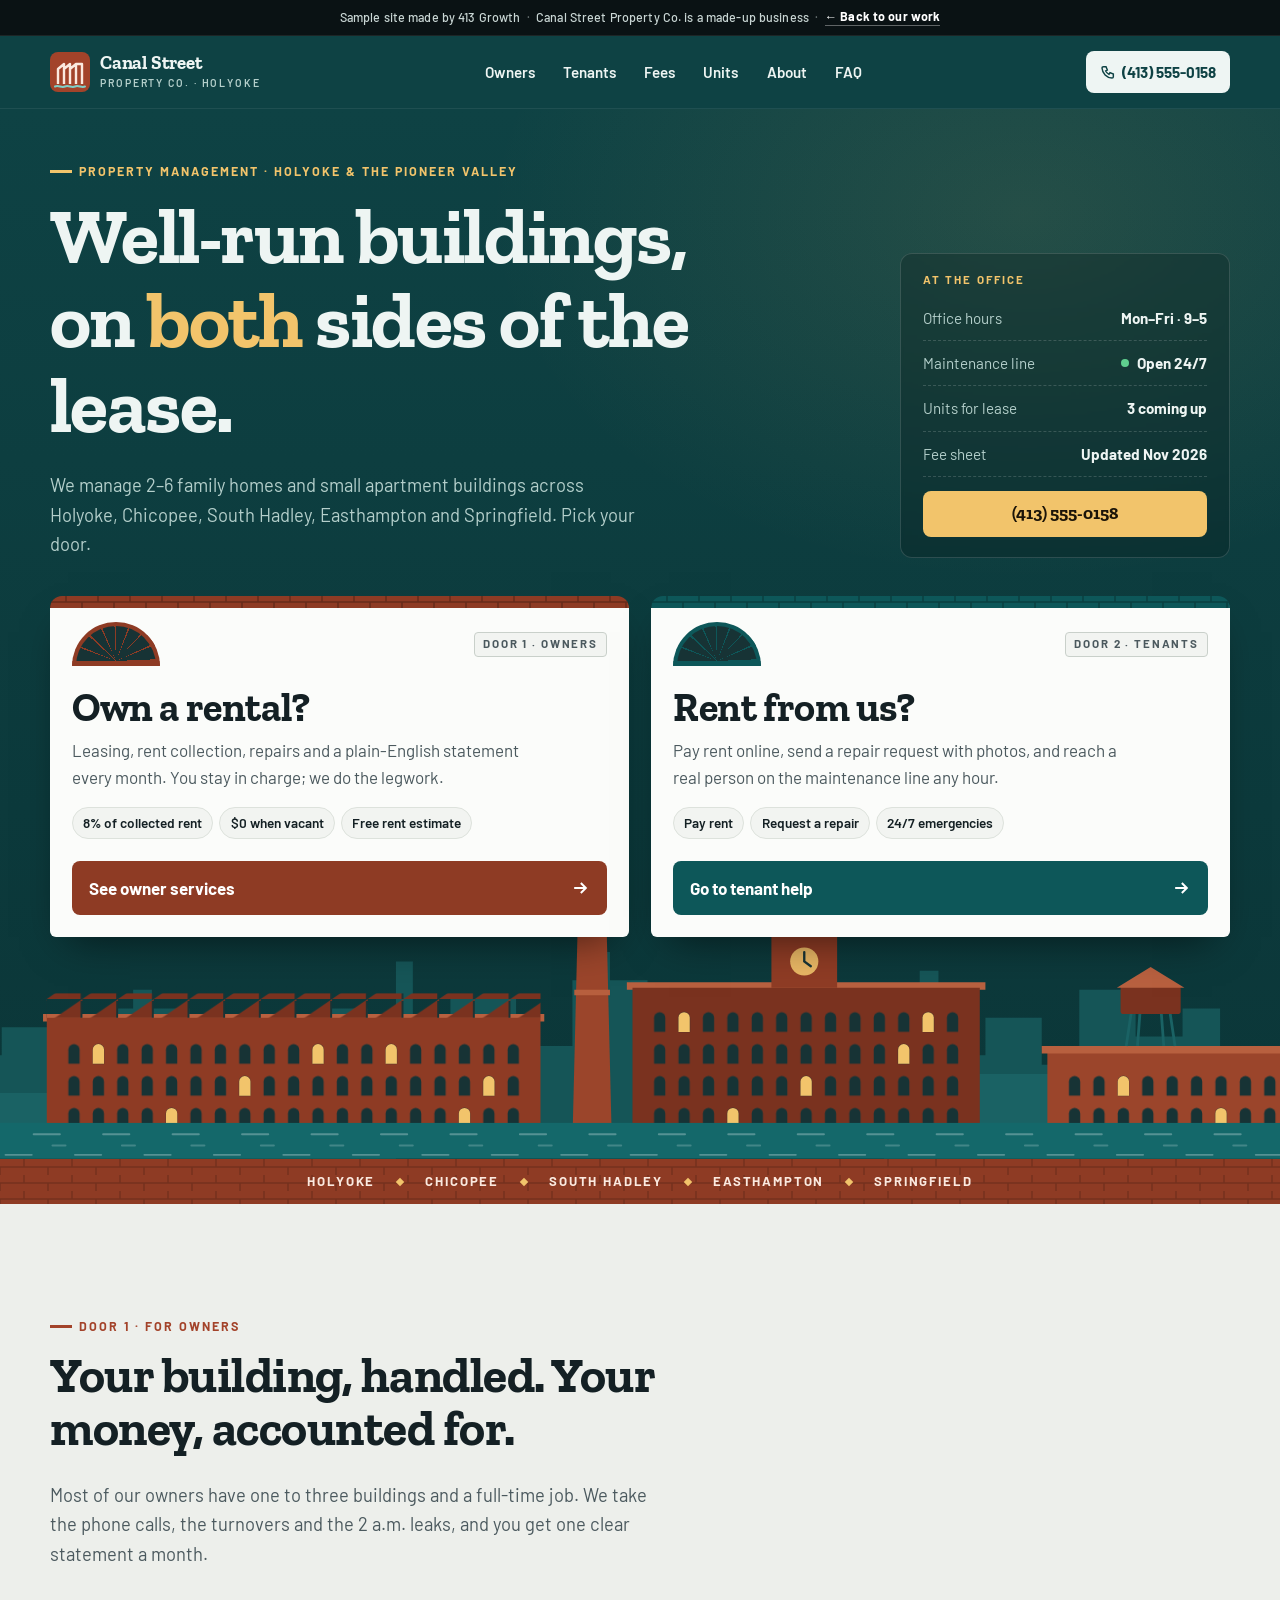
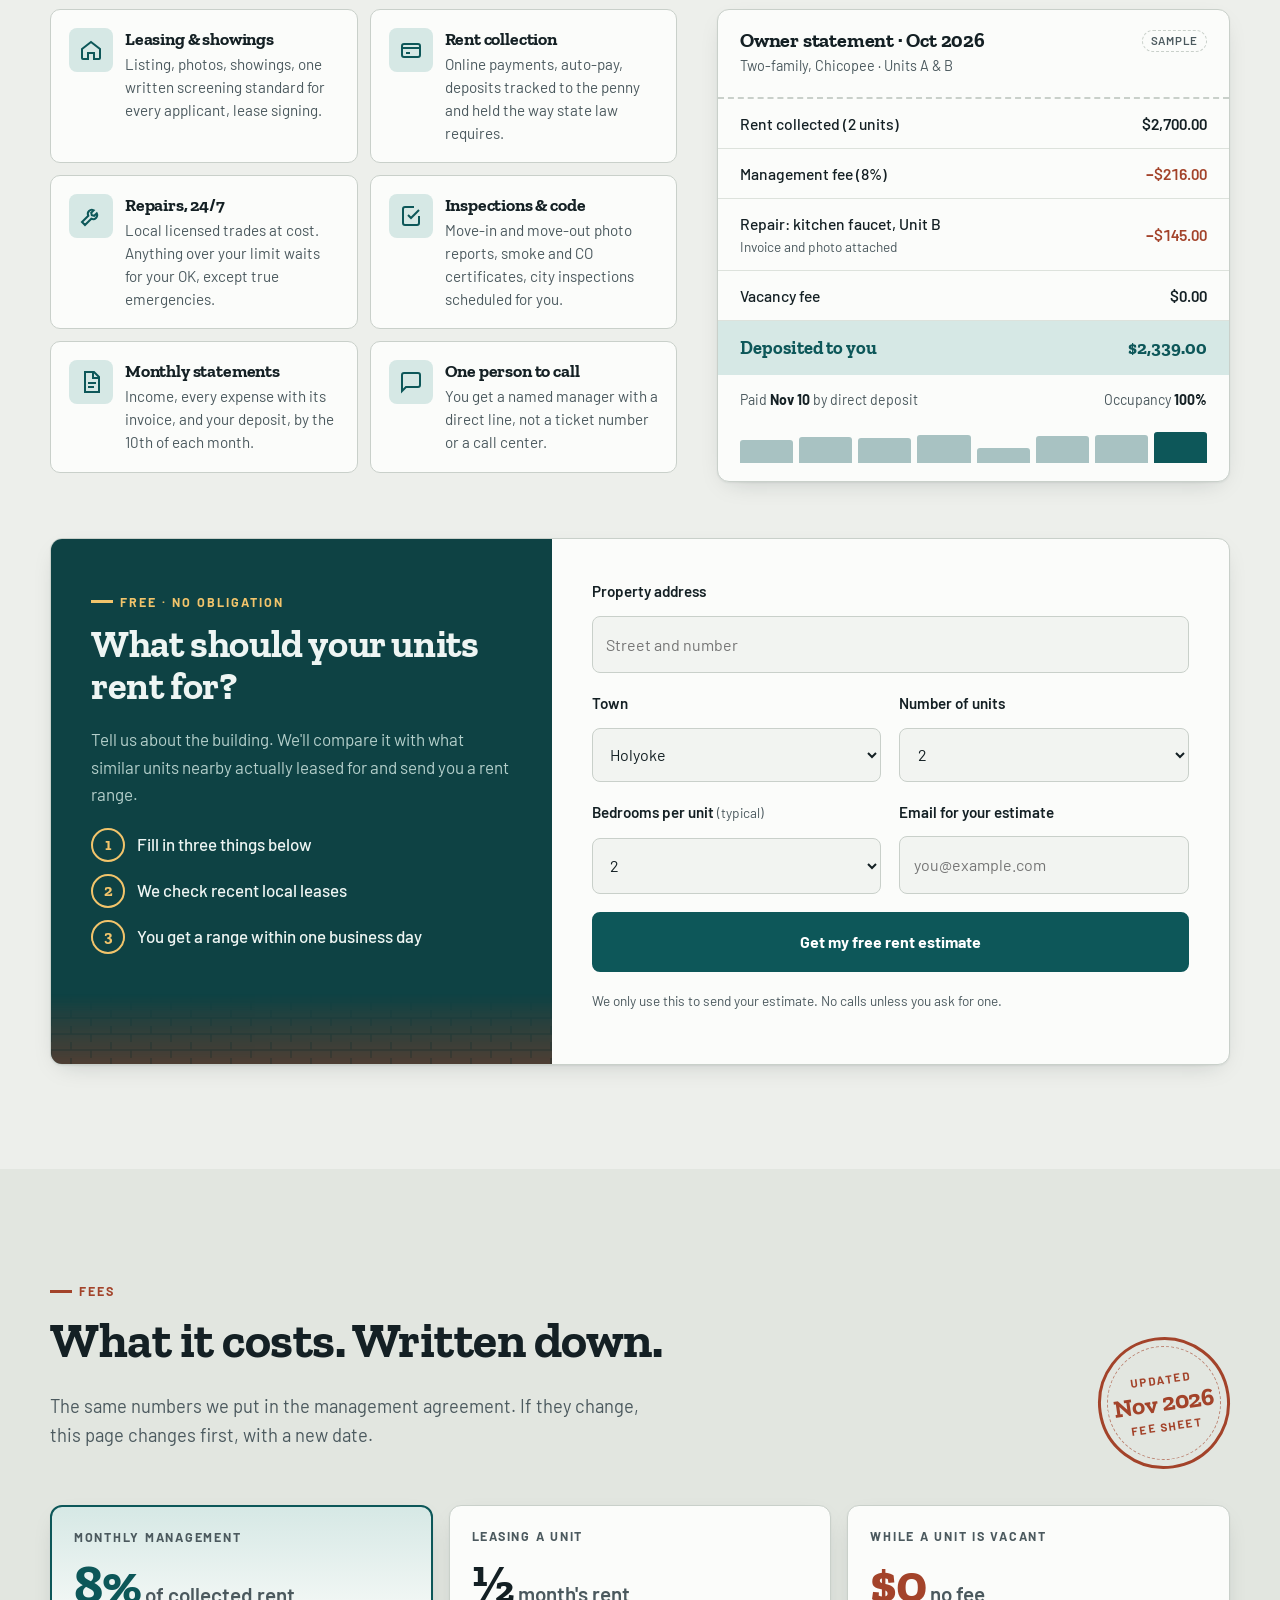
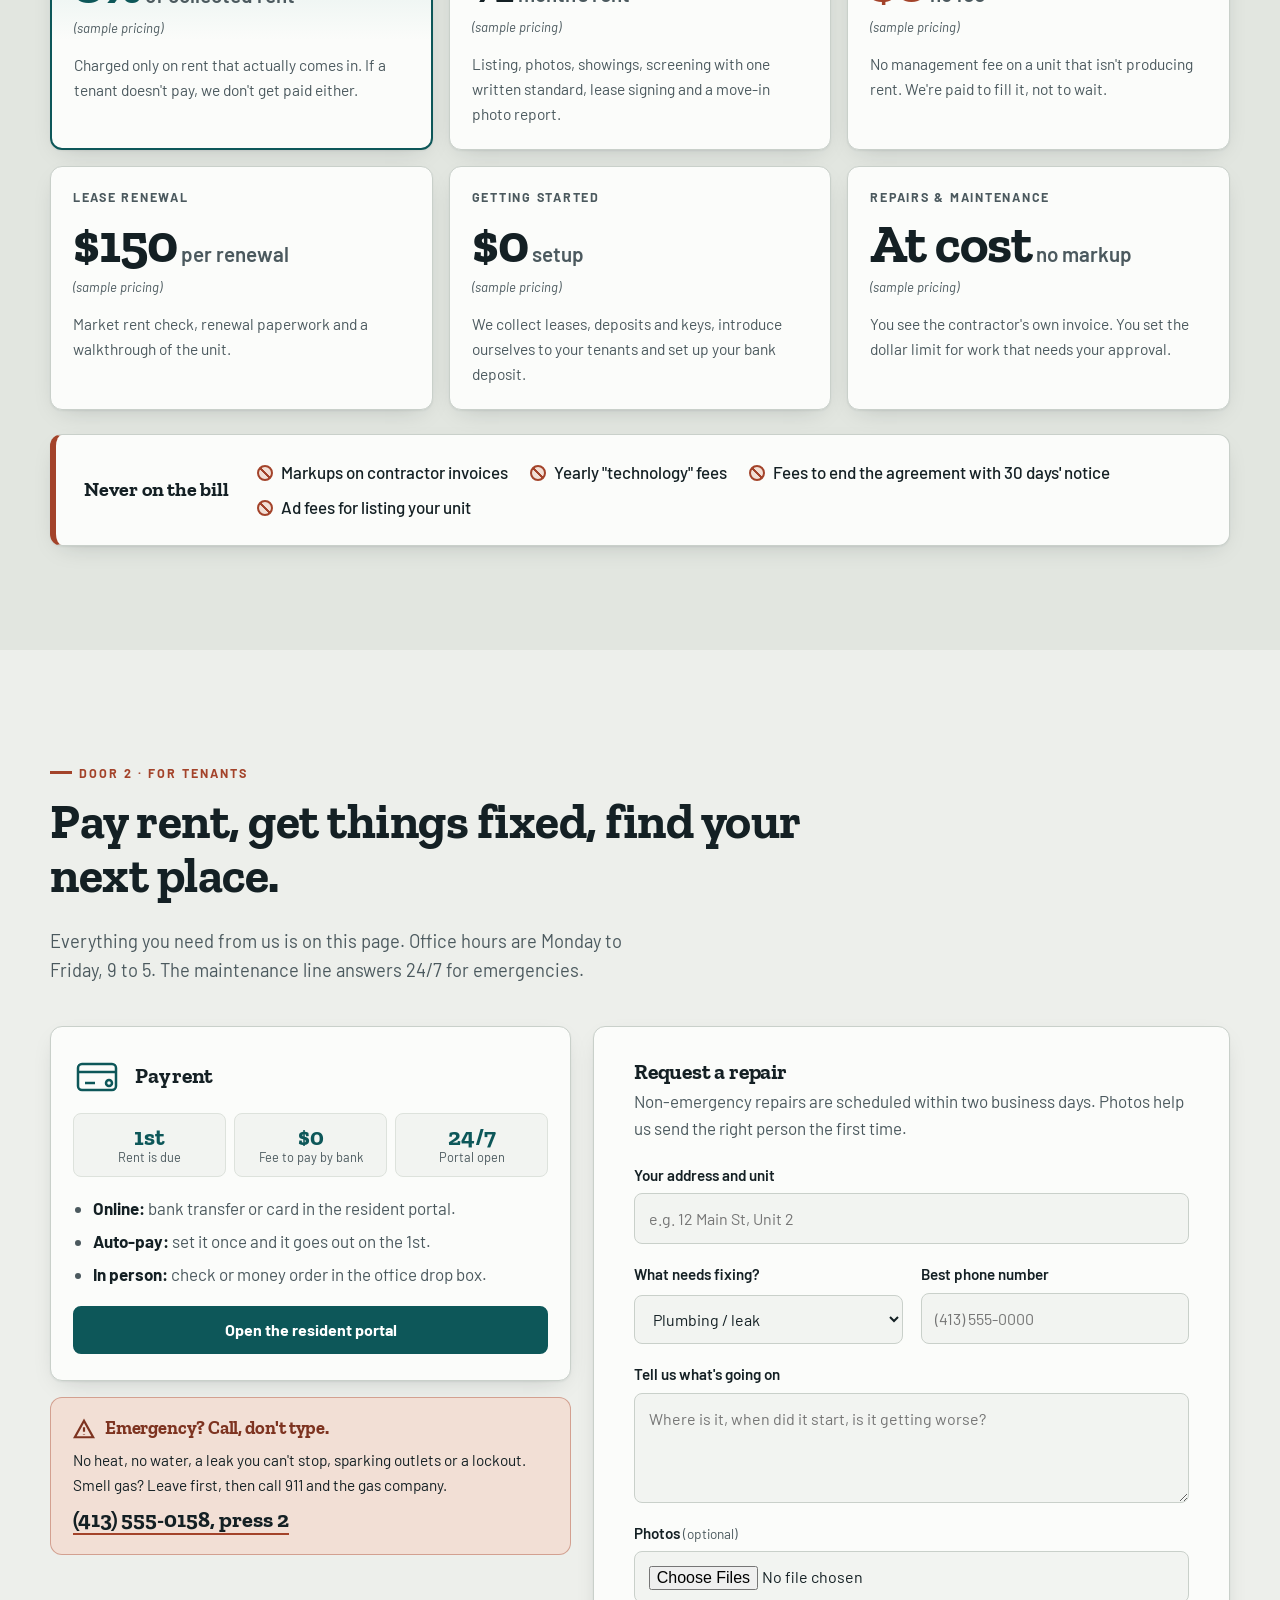
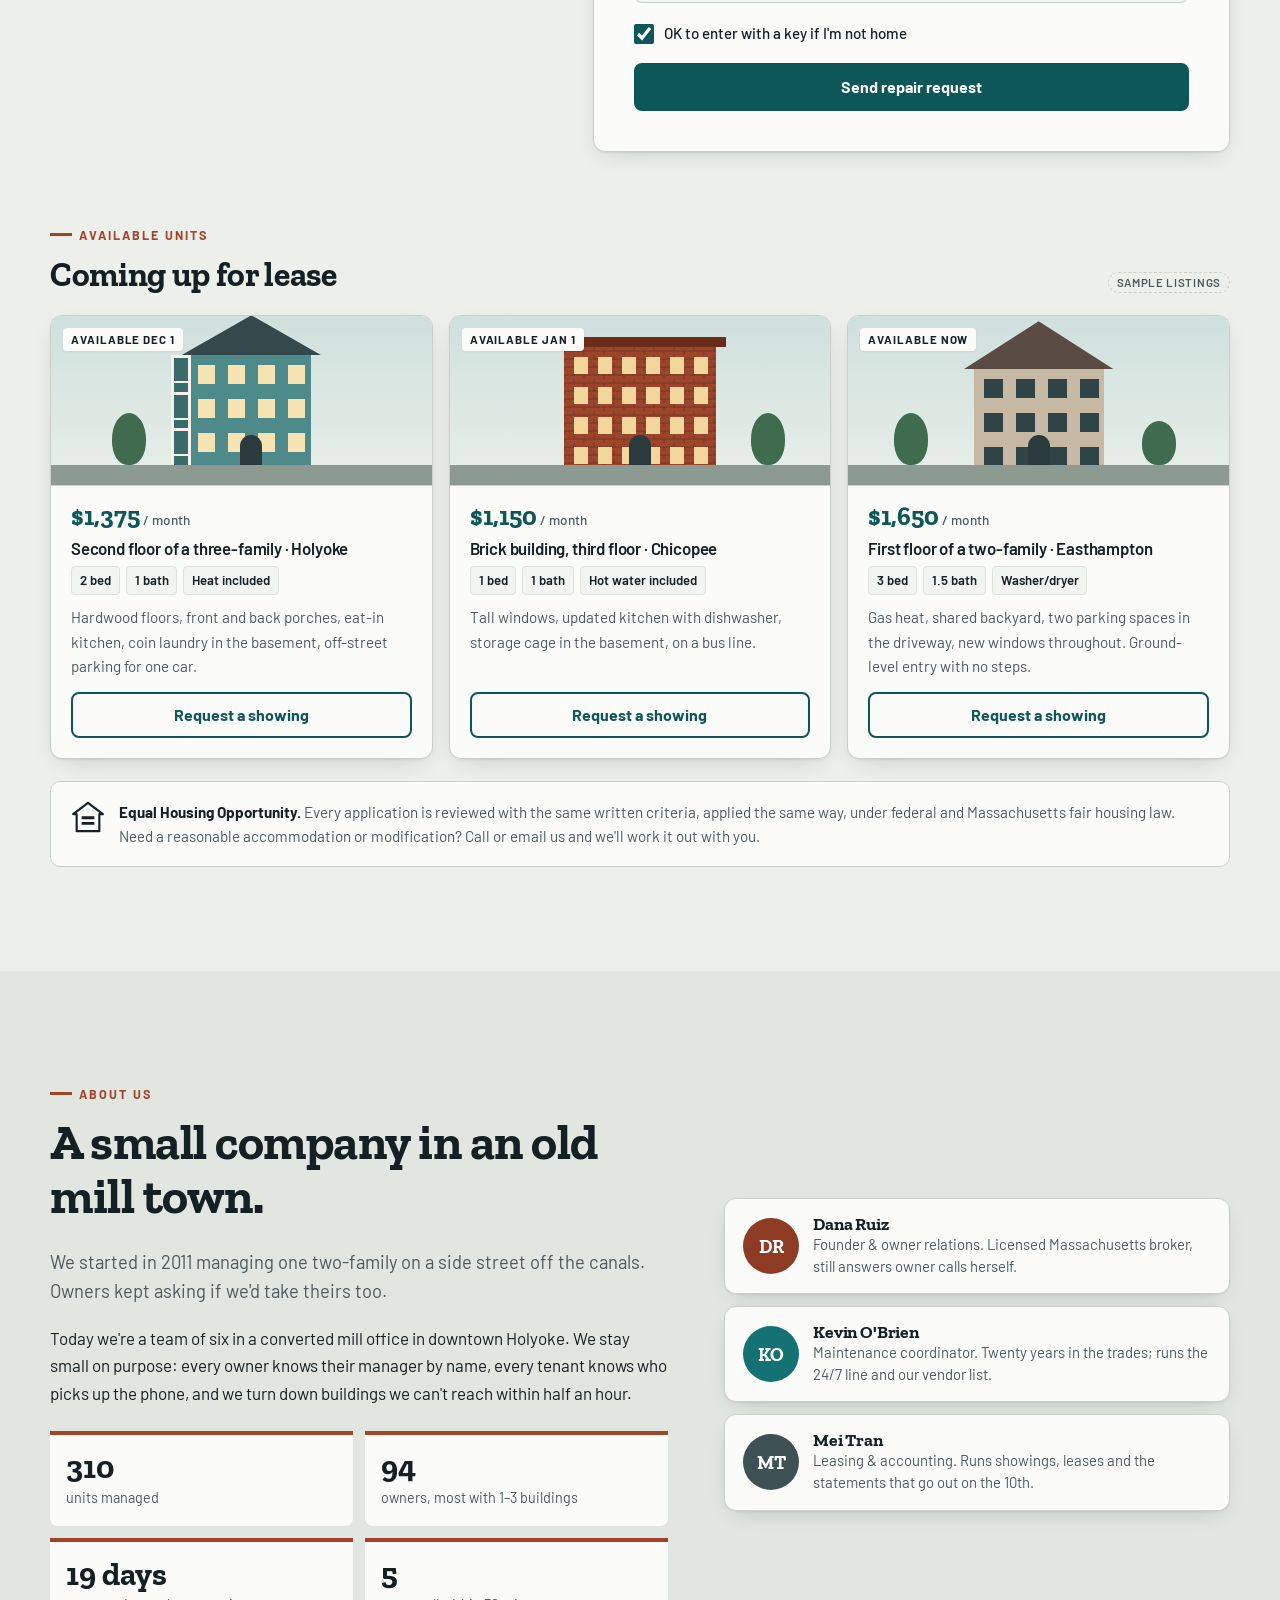
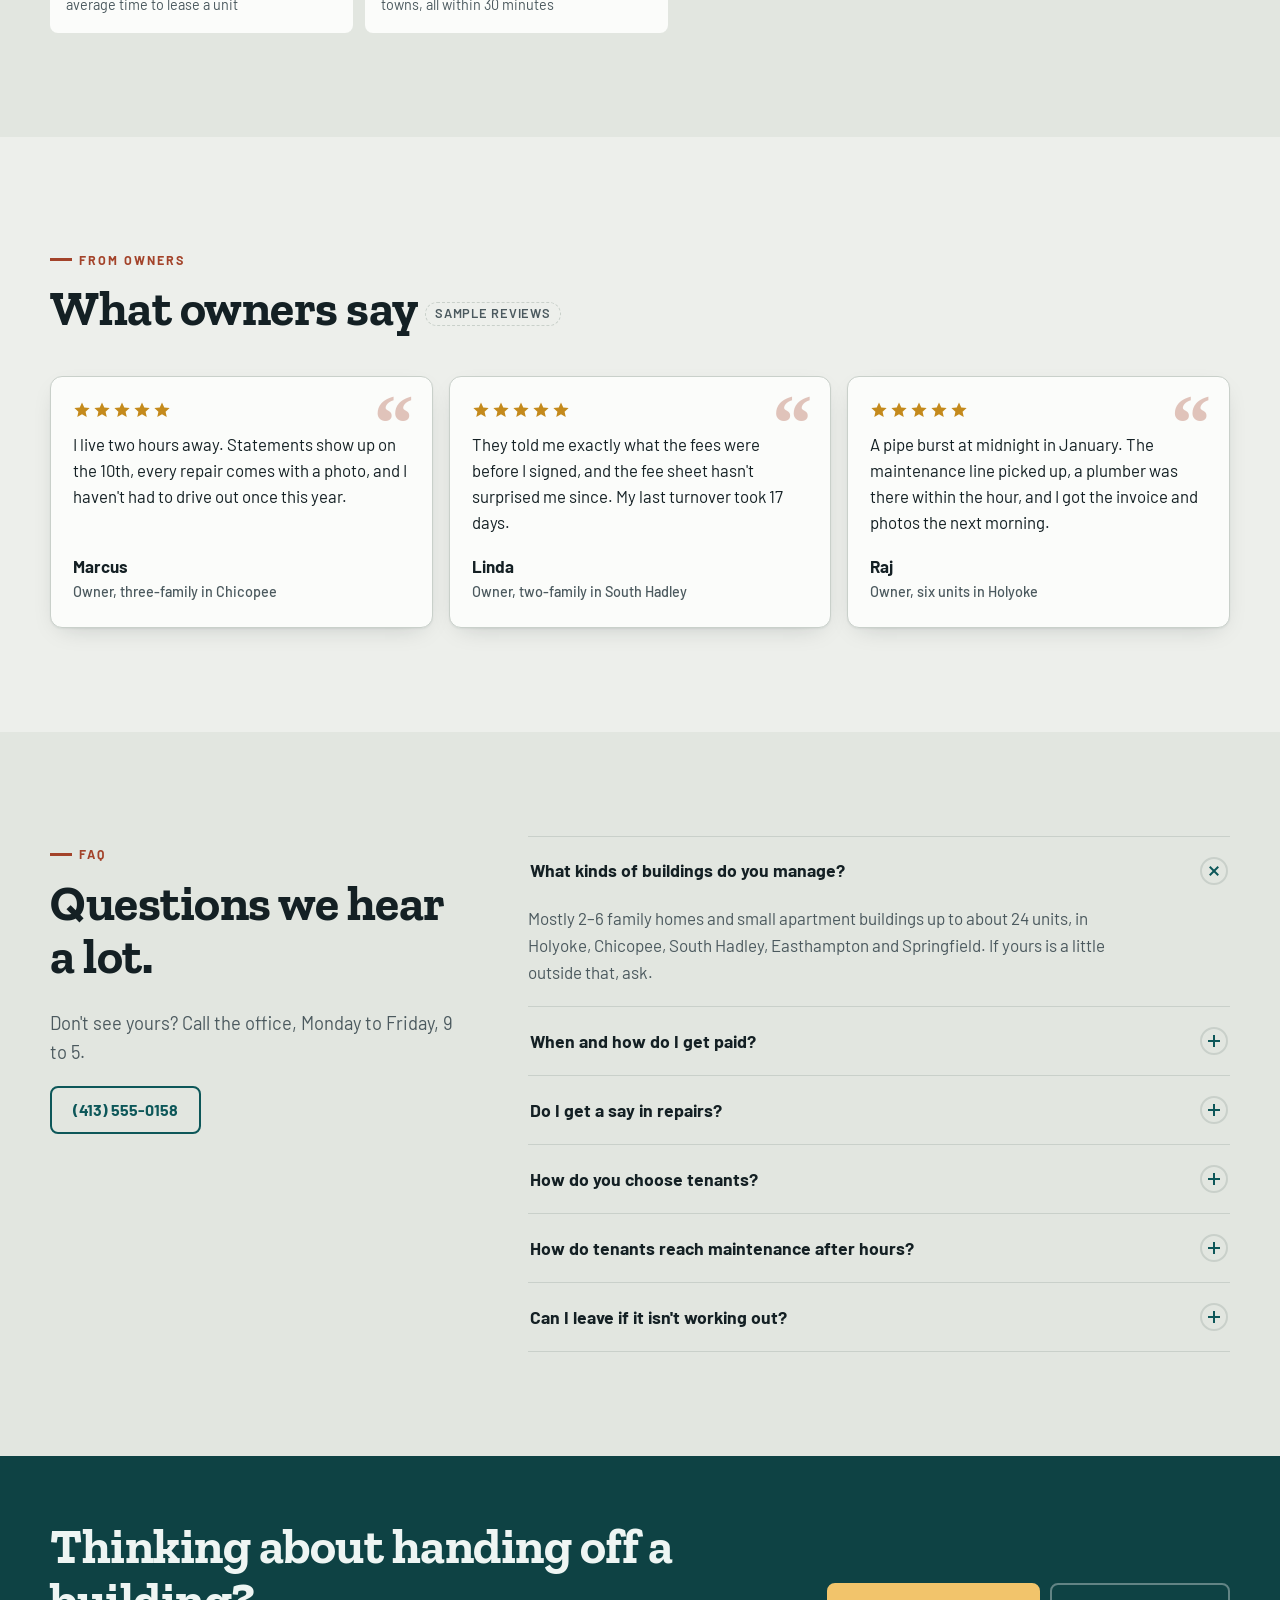
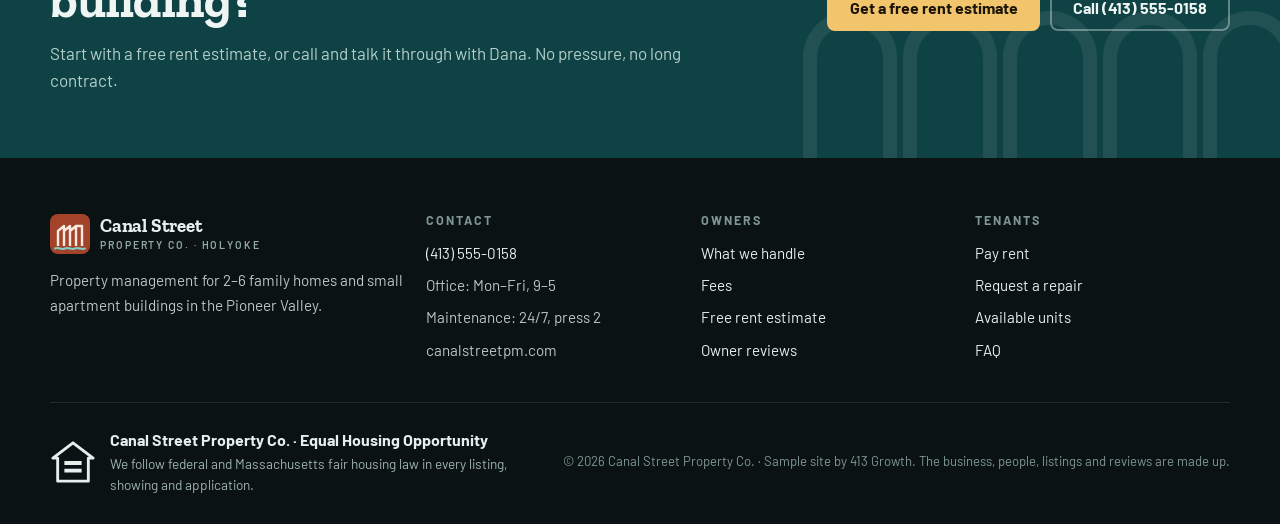
<file: work/canalstreet/index.html>
<!doctype html>
<html lang="en">
<head>
<meta charset="utf-8">
<meta name="viewport" content="width=device-width, initial-scale=1">
<title>Canal Street Property Co. | Property management in Holyoke, MA</title>
<meta name="description" content="Canal Street Property Co. manages 2–6 family homes and small apartment buildings in Holyoke, Chicopee, South Hadley, Easthampton and Springfield. Sample site by 413 Growth.">
<meta name="robots" content="noindex">
<meta name="color-scheme" content="light dark">
<link rel="preconnect" href="https://fonts.googleapis.com">
<link rel="preconnect" href="https://fonts.gstatic.com" crossorigin>
<link href="https://fonts.googleapis.com/css2?family=Barlow:wght@400;500;600;700&family=Zilla+Slab:wght@500;600;700&display=swap" rel="stylesheet">
<style>
:root{
  --bar:36px;
  --bg:#edefeb; --bg-2:#e2e6e0; --surface:#fbfcfa; --surface-2:#f2f4f1;
  --ink:#142024; --muted:#4b595e; --line:#c9d0ca; --line-2:#dde2dc;
  --teal:#0d5759; --teal-2:#147174; --teal-tint:#d6e8e5;
  --brick:#a3432a; --brick-deep:#7d3320; --brick-tint:#f2dfd5;
  --btn:#0d5759; --btn-ink:#ffffff; --btn-hover:#0a4647;
  --hero:#0e4244; --hero-2:#0b3638; --hero-ink:#eef5f3; --hero-muted:#b4cfcb;
  --b1:#8e3b24; --b2:#7a321f; --b3:#9b452b; --trim:#b8603f; --far:#155557; --far-2:#1a6264;
  --glass:#173335; --lamp:#f2c46b; --canal:#14686a; --canal-hi:rgba(255,255,255,.28);
  --mortar:rgba(0,0,0,.22);
  --focus:#e5892c; --ok:#1f6d47; --ok-tint:#dceee3;
  --shadow:0 1px 2px rgba(20,32,36,.06),0 8px 24px -12px rgba(20,32,36,.25);
  --r:12px;
  --head:"Zilla Slab",Rockwell,"Roboto Slab",Georgia,serif;
  --body:"Barlow","Helvetica Neue",Arial,system-ui,sans-serif;
}
@media (prefers-color-scheme:dark){
  :root{
    --bg:#0e1416; --bg-2:#121b1e; --surface:#172226; --surface-2:#1b282c;
    --ink:#e6ece9; --muted:#a3b3b5; --line:#2a3b40; --line-2:#223135;
    --teal:#68c3bb; --teal-2:#86d3cc; --teal-tint:#15302f;
    --brick:#e88a64; --brick-deep:#d06e48; --brick-tint:#2d1d17;
    --btn:#68c3bb; --btn-ink:#08191a; --btn-hover:#86d3cc;
    --hero:#0a1f21; --hero-2:#081819; --hero-ink:#e9f2f0; --hero-muted:#9dbcb8;
    --b1:#6a2c1b; --b2:#5a2617; --b3:#753220; --trim:#8c4a30; --far:#10393b; --far-2:#134244;
    --glass:#0d1d1f; --lamp:#e9b75a; --canal:#0f4a4c; --canal-hi:rgba(255,255,255,.18);
    --ok:#7fd0a3; --ok-tint:#15291f;
    --shadow:0 1px 2px rgba(0,0,0,.3),0 10px 30px -12px rgba(0,0,0,.6);
  }
}
*,*::before,*::after{box-sizing:border-box}
html{scroll-behavior:smooth;scroll-padding-top:calc(var(--bar) + 12px);-webkit-text-size-adjust:100%}
body{margin:0;padding-top:var(--bar);background:var(--bg);color:var(--ink);font:400 17px/1.6 var(--body);overflow-x:hidden}
img,svg{display:block;max-width:100%}
a{color:var(--teal)}
a:hover{color:var(--teal-2)}
:focus-visible{outline:3px solid var(--focus);outline-offset:2px;border-radius:4px}
h1,h2,h3,h4{font-family:var(--head);line-height:1.08;margin:0 0 .5em;letter-spacing:-.01em}
h2{font-size:clamp(2rem,1.4rem + 2.6vw,3.1rem);font-weight:700}
h3{font-size:1.35rem;font-weight:700}
p{margin:0 0 1em}
.wrap{width:min(1180px,100% - 32px);margin-inline:auto}
@media (min-width:700px){.wrap{width:min(1180px,100% - 64px)}}
.sr-only{position:absolute;width:1px;height:1px;overflow:hidden;clip:rect(0 0 0 0);white-space:nowrap}
.eyebrow{display:inline-flex;align-items:center;gap:.6em;font:700 .78rem/1 var(--body);letter-spacing:.16em;text-transform:uppercase;color:var(--brick);margin-bottom:1rem}
.eyebrow::before{content:"";width:22px;height:3px;background:currentColor}
.lede{font-size:1.15rem;color:var(--muted);max-width:60ch}
.tag{display:inline-block;font:600 .72rem/1 var(--body);letter-spacing:.06em;text-transform:uppercase;color:var(--muted);border:1px dashed var(--line);border-radius:99px;padding:.35em .7em;white-space:nowrap}
.btn{display:inline-flex;align-items:center;justify-content:center;gap:.5em;min-height:48px;padding:.75em 1.3em;border-radius:8px;border:2px solid var(--btn);background:var(--btn);color:var(--btn-ink);font:700 1rem/1.1 var(--body);text-decoration:none;cursor:pointer;transition:transform .15s ease,background .15s ease}
.btn:hover{background:var(--btn-hover);border-color:var(--btn-hover);color:var(--btn-ink);transform:translateY(-1px)}
.btn--ghost{background:transparent;color:var(--teal)}
.btn--ghost:hover{background:var(--teal-tint);color:var(--teal)}
.btn--full{width:100%}

/* ---------- sample banner ---------- */
.sample-bar{position:fixed;inset:0 0 auto 0;z-index:50;height:var(--bar);display:flex;align-items:center;justify-content:center;gap:.5em;padding:0 16px;background:#0a1214;color:#c9d6d4;font:500 12.5px/1.25 var(--body);letter-spacing:.01em;border-bottom:1px solid rgba(255,255,255,.08)}
.sample-bar a{color:#fff;font-weight:700;text-decoration:none;white-space:nowrap;border-bottom:1px solid rgba(255,255,255,.35)}
.sample-bar a:hover{color:#ffd8a8;border-color:#ffd8a8}
.sample-bar .sep{opacity:.5}
@media (max-width:640px){
  :root{--bar:46px}
  .sample-bar{display:grid;grid-template-columns:1fr auto;grid-template-areas:"a l" "b b";align-content:center;gap:2px 10px;font-size:11.5px}
  .sample-bar .sep{display:none}
  .sample-bar .s1{grid-area:a}.sample-bar .s2{grid-area:b;opacity:.85}.sample-bar a{grid-area:l}
}

/* ---------- header ---------- */
.site-head{background:var(--hero);color:var(--hero-ink);border-bottom:1px solid rgba(255,255,255,.07);position:relative;z-index:5}
.site-head .wrap{display:flex;align-items:center;justify-content:space-between;gap:16px;min-height:72px}
.logo{display:flex;align-items:center;gap:10px;color:var(--hero-ink);text-decoration:none}
.logo:hover{color:#fff}
.logo svg{width:40px;height:40px;flex:none}
.logo b{display:block;font:700 1.18rem/1 var(--head);letter-spacing:-.01em}
.logo small{display:block;font:600 .66rem/1.3 var(--body);letter-spacing:.18em;text-transform:uppercase;color:var(--hero-muted);margin-top:3px}
.nav{display:none;gap:4px;align-items:center}
.nav a{color:var(--hero-ink);text-decoration:none;font-weight:600;font-size:.95rem;padding:.55em .8em;border-radius:6px}
.nav a:hover{background:rgba(255,255,255,.08);color:#fff}
.head-call{display:inline-flex;align-items:center;gap:.45em;color:var(--hero);background:var(--hero-ink);text-decoration:none;font-weight:700;font-size:.95rem;padding:.6em .9em;border-radius:8px;white-space:nowrap}
.head-call:hover{background:#fff;color:var(--hero)}
.head-call svg{width:16px;height:16px}
.menu{position:relative}
.menu summary{list-style:none;cursor:pointer;display:inline-flex;align-items:center;gap:.4em;font-weight:700;font-size:.95rem;padding:.6em .8em;border:1px solid rgba(255,255,255,.25);border-radius:8px}
.menu summary::-webkit-details-marker{display:none}
.menu[open] summary{background:rgba(255,255,255,.1)}
.menu ul{position:absolute;right:0;top:calc(100% + 8px);list-style:none;margin:0;padding:6px;min-width:200px;background:var(--surface);border:1px solid var(--line);border-radius:10px;box-shadow:var(--shadow)}
.menu li a{display:block;padding:.65em .8em;color:var(--ink);text-decoration:none;font-weight:600;border-radius:6px}
.menu li a:hover{background:var(--surface-2)}
.head-right{display:flex;align-items:center;gap:8px}
@media (min-width:960px){.nav{display:flex}.menu{display:none}}
@media (max-width:420px){.head-call .num{display:none}}

/* ---------- hero ---------- */
.hero{position:relative;background:linear-gradient(180deg,var(--hero) 0%,var(--hero-2) 100%);color:var(--hero-ink);overflow:hidden;padding:44px 0 0}
.hero::before{content:"";position:absolute;inset:0;background:radial-gradient(60% 50% at 80% 10%,rgba(242,196,107,.10),transparent 70%);pointer-events:none}
.hero .wrap{position:relative;z-index:2}
.hero .eyebrow{color:var(--lamp)}
.hero h1{font-size:clamp(2.5rem,1.6rem + 4.4vw,4.9rem);font-weight:700;max-width:15ch;margin-bottom:.3em;letter-spacing:-.02em}
.hero h1 em{font-style:normal;color:var(--lamp)}
.hero .lede{color:var(--hero-muted);margin-bottom:28px}
.hero-top{display:grid;gap:24px}
.board{display:none}
@media (min-width:1000px){
  .hero-top{grid-template-columns:1fr 330px;gap:48px;align-items:end;margin-bottom:8px}
  .board{display:block;margin-bottom:30px;padding:20px 22px;border:1px solid rgba(255,255,255,.14);border-radius:var(--r);background:rgba(0,0,0,.18);backdrop-filter:blur(2px)}
}
.board-h{font:700 .72rem/1 var(--body);letter-spacing:.18em;text-transform:uppercase;color:var(--lamp);margin-bottom:10px}
.board .row{display:flex;justify-content:space-between;gap:12px;padding:10px 0;border-bottom:1px dashed rgba(255,255,255,.16);font-size:.95rem}
.board .row span{color:var(--hero-muted)}
.board .row b{display:inline-flex;align-items:center;gap:8px}
.board a{display:block;margin-top:14px;text-align:center;padding:.7em;border-radius:8px;background:var(--lamp);color:#1b1408;font:700 1.1rem/1.2 var(--head);text-decoration:none}
.board a:hover{background:#ffd88c;color:#1b1408}
.dot{width:8px;height:8px;border-radius:50%;background:#5fd08f;box-shadow:0 0 0 0 rgba(95,208,143,.6);animation:ping 2.4s ease-out infinite}
@keyframes ping{70%{box-shadow:0 0 0 8px rgba(95,208,143,0)}100%{box-shadow:0 0 0 0 rgba(95,208,143,0)}}
.doors{display:grid;gap:16px;margin-bottom:-1px}
@media (min-width:760px){.doors{grid-template-columns:1fr 1fr;gap:22px}}
.door{position:relative;display:flex;flex-direction:column;gap:6px;padding:72px 22px 22px;background:var(--surface);color:var(--ink);text-decoration:none;border-radius:var(--r) var(--r) 6px 6px;box-shadow:0 18px 40px -18px rgba(0,0,0,.6);border-top:12px solid var(--b1);transition:transform .2s ease,box-shadow .2s ease}
.door::before{content:"";position:absolute;inset:-12px 0 auto 0;height:12px;border-radius:var(--r) var(--r) 0 0;background:url("data:image/svg+xml,%3Csvg xmlns='http://www.w3.org/2000/svg' width='32' height='12'%3E%3Cpath d='M0 6h32M16 0v6M0 6v6M32 6v6' stroke='%23000' stroke-opacity='.28' stroke-width='1.5'/%3E%3C/svg%3E")}
.door:hover{transform:translateY(-4px);color:var(--ink);box-shadow:0 26px 50px -18px rgba(0,0,0,.7)}
.door .fan{position:absolute;top:14px;left:22px;width:88px;height:44px;border-radius:88px 88px 0 0;border:4px solid var(--b1);border-bottom-width:5px;background:repeating-conic-gradient(from -90deg at 50% 100%,var(--glass) 0 20deg,var(--b1) 20deg 22.5deg)}
.door--rent{border-top-color:var(--teal)}
.door--rent .fan{border-color:var(--teal);background:repeating-conic-gradient(from -90deg at 50% 100%,var(--glass) 0 20deg,var(--teal) 20deg 22.5deg)}
.door .plate{position:absolute;top:24px;right:22px;font:700 .72rem/1 var(--body);letter-spacing:.16em;text-transform:uppercase;color:var(--muted);border:1.5px solid var(--line);padding:.5em .7em;border-radius:4px;background:var(--surface-2)}
.door h2{font-size:clamp(1.9rem,1.5rem + 1.4vw,2.5rem);margin:6px 0 2px}
.door p{color:var(--muted);margin:0 0 10px;max-width:46ch}
.door ul{list-style:none;padding:0;margin:0 0 16px;display:flex;flex-wrap:wrap;gap:6px}
.door li{font-size:.85rem;font-weight:600;background:var(--surface-2);border:1px solid var(--line-2);border-radius:99px;padding:.3em .75em}
.door .go{margin-top:auto;display:inline-flex;align-items:center;justify-content:space-between;gap:.6em;font-weight:700;padding:.8em 1em;border-radius:8px;background:var(--b1);color:#fff}
.door--rent .go{background:var(--btn);color:var(--btn-ink)}
.door .go svg{width:20px;height:20px;transition:transform .2s ease}
.door:hover .go svg{transform:translateX(4px)}
.skyline{position:relative;z-index:1;width:100%;height:clamp(150px,22vw,300px);margin-top:-60px}
.skyline .b1{fill:var(--b1)}.skyline .b2{fill:var(--b2)}.skyline .b3{fill:var(--b3)}.skyline .trim{fill:var(--trim)}
.skyline .far{fill:var(--far)}.skyline .far2{fill:var(--far-2)}.skyline .canal{fill:var(--canal)}
.skyline .lit{fill:var(--lamp)}
.wave{fill:none;stroke:var(--canal-hi);stroke-width:2;stroke-linecap:round;stroke-dasharray:28 46;animation:flow 6s linear infinite}
.wave.w2{stroke-dasharray:14 60;animation-duration:9s;opacity:.7}
@keyframes flow{to{stroke-dashoffset:-148}}
.steam{fill:rgba(255,255,255,.16);animation:puff 7s ease-out infinite;transform-box:fill-box;transform-origin:center}
.steam.s2{animation-delay:2.3s}.steam.s3{animation-delay:4.6s}
@keyframes puff{0%{opacity:0;transform:translate(0,10px) scale(.5)}20%{opacity:1}100%{opacity:0;transform:translate(60px,-40px) scale(1.8)}}
.flick{animation:flick 5s steps(1) infinite}
@keyframes flick{0%,100%{opacity:1}48%{opacity:.35}52%{opacity:1}}

/* towns strip */
.towns{background:var(--b1);color:#fbe9df;font:700 .82rem/1 var(--body);letter-spacing:.14em;text-transform:uppercase;background-image:url("data:image/svg+xml,%3Csvg xmlns='http://www.w3.org/2000/svg' width='48' height='16'%3E%3Cpath d='M0 8h48M24 0v8M0 8v8M48 8v8' stroke='%23000' stroke-opacity='.18' stroke-width='1.5'/%3E%3C/svg%3E")}
.towns .wrap{display:flex;flex-wrap:wrap;justify-content:center;gap:10px 22px;padding:16px 0}
.towns span{display:inline-flex;align-items:center;gap:22px}
.towns span+span::before{content:"";width:6px;height:6px;flex:none;background:var(--lamp);transform:rotate(45deg)}

/* ---------- sections ---------- */
section.block{padding:72px 0}
@media (min-width:900px){section.block{padding:104px 0}}
.alt{background:var(--bg-2)}
.sec-head{max-width:760px;margin-bottom:40px}
.card{background:var(--surface);border:1px solid var(--line);border-radius:var(--r);box-shadow:var(--shadow)}

/* owners */
.own-grid{display:grid;gap:28px}
@media (min-width:960px){.own-grid{grid-template-columns:1.1fr .9fr;gap:40px;align-items:start}}
.handle{display:grid;gap:12px;list-style:none;padding:0;margin:0}
@media (min-width:600px){.handle{grid-template-columns:1fr 1fr}}
.handle li{display:grid;grid-template-columns:44px 1fr;gap:12px;align-items:start;padding:18px;background:var(--surface);border:1px solid var(--line);border-radius:10px}
.handle .ic{width:44px;height:44px;border-radius:8px;display:grid;place-items:center;background:var(--teal-tint);color:var(--teal)}
.handle .ic svg{width:24px;height:24px}
.handle h3{font-size:1.1rem;margin:2px 0 4px}
.handle p{margin:0;color:var(--muted);font-size:.95rem;line-height:1.5}
.stmt{padding:0;overflow:hidden}
.stmt-top{display:flex;justify-content:space-between;align-items:flex-start;gap:12px;padding:20px 22px;border-bottom:2px dashed var(--line)}
.stmt-top h3{margin:0 0 2px;font-size:1.25rem}
.stmt-top p{margin:0;color:var(--muted);font-size:.9rem}
.stmt table{width:100%;border-collapse:collapse;font-variant-numeric:tabular-nums;font-size:.98rem}
.stmt th,.stmt td{padding:12px 22px;text-align:left;border-bottom:1px solid var(--line-2)}
.stmt th{font-weight:500;color:var(--ink)}
.stmt td{text-align:right;font-weight:600;white-space:nowrap}
.stmt .neg td{color:var(--brick)}
.stmt tfoot th,.stmt tfoot td{border:0;font:700 1.15rem/1.2 var(--head);padding:16px 22px;background:var(--teal-tint);color:var(--teal)}
.stmt-foot{display:flex;flex-wrap:wrap;gap:8px 16px;justify-content:space-between;padding:14px 22px;font-size:.88rem;color:var(--muted)}
.stmt-foot b{color:var(--ink)}
.bar-chart{display:flex;align-items:flex-end;gap:6px;height:56px;padding:0 22px 18px}
.bar-chart i{flex:1;background:var(--teal);opacity:.35;border-radius:3px 3px 0 0}
.bar-chart i:last-child{opacity:1}

/* estimate form */
.estimate{margin-top:56px;display:grid;overflow:hidden}
@media (min-width:900px){.estimate{grid-template-columns:.85fr 1.15fr}}
.est-side{position:relative;padding:32px 26px;background:var(--hero);color:var(--hero-ink);overflow:hidden}
.est-side h2{font-size:clamp(1.8rem,1.4rem + 1.4vw,2.4rem);position:relative}
.est-side p{color:var(--hero-muted);position:relative}
.est-side .eyebrow{color:var(--lamp);position:relative}
.est-side ol{position:relative;padding:0;margin:20px 0 0;list-style:none;counter-reset:s;display:grid;gap:12px}
.est-side li{counter-increment:s;display:grid;grid-template-columns:34px 1fr;gap:12px;align-items:center;font-weight:500}
.est-side li::before{content:counter(s);display:grid;place-items:center;width:34px;height:34px;border:2px solid var(--lamp);color:var(--lamp);border-radius:50%;font:700 1rem/1 var(--head)}
.est-side .bricks{position:absolute;inset:auto 0 0 0;height:70px;opacity:.5;background:var(--b1) url("data:image/svg+xml,%3Csvg xmlns='http://www.w3.org/2000/svg' width='40' height='16'%3E%3Cpath d='M0 8h40M20 0v8M0 8v8M40 8v8' stroke='%23000' stroke-opacity='.3' stroke-width='1.5'/%3E%3C/svg%3E");-webkit-mask:linear-gradient(transparent,#000);mask:linear-gradient(transparent,#000)}
@media (min-width:900px){.est-side{padding:44px 40px 110px}}
form.f{padding:28px 22px;display:grid;gap:18px}
@media (min-width:600px){form.f{padding:40px;grid-template-columns:1fr 1fr}}
.field{display:grid;gap:6px}
.field.full{grid-column:1/-1}
label,.lbl{font-weight:600;font-size:.95rem}
.hint{font-size:.85rem;color:var(--muted);font-weight:400}
input,select,textarea{width:100%;font:inherit;font-size:1rem;color:var(--ink);background:var(--surface-2);border:1.5px solid var(--line);border-radius:8px;padding:.75em .85em;min-height:48px}
textarea{min-height:110px;resize:vertical}
input:focus,select:focus,textarea:focus{border-color:var(--teal);outline:3px solid color-mix(in srgb,var(--teal) 30%,transparent);outline-offset:0}
.chk{display:flex;gap:10px;align-items:flex-start;font-weight:500}
.chk input{width:20px;height:20px;min-height:0;margin:3px 0 0;flex:none;accent-color:var(--teal)}
.status{grid-column:1/-1;display:none;gap:10px;align-items:flex-start;padding:14px 16px;border-radius:8px;background:var(--ok-tint);color:var(--ok);font-weight:600;border:1px solid color-mix(in srgb,var(--ok) 35%,transparent)}
.status.show{display:flex;animation:pop .25s ease}
.status svg{width:22px;height:22px;flex:none;margin-top:1px}
.status span{color:var(--ink);font-weight:400;display:block}
@keyframes pop{from{transform:translateY(4px);opacity:.4}}
.form-note{grid-column:1/-1;margin:0;font-size:.85rem;color:var(--muted)}

/* fees */
.fees-head{display:flex;flex-wrap:wrap;align-items:flex-end;justify-content:space-between;gap:20px;margin-bottom:36px}
.fees-head .sec-head{margin:0}
.stamp{display:inline-grid;place-items:center;text-align:center;width:132px;height:132px;border-radius:50%;border:3px solid var(--brick);color:var(--brick);font:700 .72rem/1.25 var(--body);letter-spacing:.14em;text-transform:uppercase;transform:rotate(-8deg);position:relative;flex:none}
.stamp::before{content:"";position:absolute;inset:6px;border:1.5px dashed var(--brick);border-radius:50%;opacity:.6}
.stamp b{display:block;font:700 1.55rem/1 var(--head);letter-spacing:0;text-transform:none;margin:4px 0}
@media (max-width:640px){.stamp{width:108px;height:108px;font-size:.62rem;margin:-12px 0 0 auto}.stamp b{font-size:1.3rem}}
.fee-grid{display:grid;gap:16px}
@media (min-width:640px){.fee-grid{grid-template-columns:1fr 1fr}}
@media (min-width:1000px){.fee-grid{grid-template-columns:repeat(3,1fr)}}
.fee{padding:24px 22px 22px;position:relative;display:flex;flex-direction:column}
.fee .what{font:700 .78rem/1 var(--body);letter-spacing:.14em;text-transform:uppercase;color:var(--muted);margin-bottom:14px}
.fee .num{font:700 clamp(2.6rem,2rem + 2vw,3.4rem)/1 var(--head);color:var(--ink);letter-spacing:-.02em}
.fee .num small{font-size:.38em;font-family:var(--body);font-weight:600;color:var(--muted);letter-spacing:0;margin-left:.2em}
.fee .sp{font-size:.82rem;color:var(--muted);font-style:italic;margin:6px 0 14px}
.fee p{color:var(--muted);margin:0;font-size:.97rem}
.fee.hl{border:2px solid var(--teal);background:linear-gradient(180deg,var(--teal-tint),var(--surface) 55%)}
.fee.hl .num{color:var(--teal)}
.fee.zero .num{color:var(--brick)}
.never{margin-top:24px;padding:22px;display:grid;gap:14px;border-left:6px solid var(--brick)}
@media (min-width:800px){.never{grid-template-columns:auto 1fr;align-items:center;gap:28px;padding:24px 28px}}
.never h3{margin:0;font-size:1.25rem}
.never ul{margin:0;padding:0;list-style:none;display:flex;flex-wrap:wrap;gap:8px 22px}
.never li{display:flex;gap:8px;align-items:center;font-weight:500}
.never li::before{content:"";width:16px;height:16px;flex:none;border-radius:50%;background:var(--brick-tint);border:2px solid var(--brick);background-image:linear-gradient(45deg,transparent 45%,var(--brick) 45% 55%,transparent 55%)}

/* tenants */
.ten-grid{display:grid;gap:16px}
@media (min-width:900px){.ten-grid{grid-template-columns:.9fr 1.1fr;gap:22px;align-items:start}}
.pay{padding:26px 22px}
.pay .big{display:flex;align-items:center;gap:14px;margin-bottom:12px}
.pay .big svg{width:48px;height:48px;flex:none;color:var(--teal)}
.pay h3{margin:0}
.pay ul{padding-left:1.2em;margin:0 0 18px;color:var(--muted)}
.pay li{margin-bottom:6px}
.pay li b{color:var(--ink)}
.duedate{display:grid;grid-template-columns:repeat(3,1fr);gap:8px;margin:0 0 18px;text-align:center}
.duedate div{background:var(--surface-2);border:1px solid var(--line-2);border-radius:8px;padding:10px 6px}
.duedate b{display:block;font:700 1.5rem/1.1 var(--head);color:var(--teal)}
.duedate span{font-size:.8rem;color:var(--muted);line-height:1.2;display:block}
.emerg{margin-top:16px;padding:20px 22px;background:var(--brick-tint);border:1px solid color-mix(in srgb,var(--brick) 40%,transparent);border-radius:var(--r)}
.emerg h3{color:var(--brick-deep);font-size:1.15rem;display:flex;gap:10px;align-items:center;margin-bottom:8px}
@media (prefers-color-scheme:dark){.emerg h3{color:var(--brick)}}
.emerg h3 svg{width:22px;height:22px}
.emerg p{margin:0 0 10px;font-size:.96rem}
.emerg a.tel{font:700 1.4rem/1.2 var(--head);color:var(--ink);text-decoration:none;border-bottom:2px solid var(--brick)}
.repair-head{padding:26px 22px 0}
@media (min-width:600px){.repair-head{padding:34px 40px 0}}
.repair-head h3{margin-bottom:4px}
.repair-head p{color:var(--muted);margin:0}
.repair form.f{padding-top:20px}
.units-head{display:flex;flex-wrap:wrap;justify-content:space-between;align-items:flex-end;gap:12px;margin:64px 0 22px}
.units-head h3{font-size:clamp(1.6rem,1.3rem + 1vw,2.1rem);margin:0}
.units{display:grid;gap:16px}
@media (min-width:700px){.units{grid-template-columns:repeat(3,1fr)}}
.unit{overflow:hidden;display:flex;flex-direction:column;transition:transform .2s ease}
.unit:hover{transform:translateY(-3px)}
.unit .art{position:relative;height:170px;background:linear-gradient(180deg,#cfe0dd 0%,#e9efe9 100%);overflow:hidden;border-bottom:1px solid var(--line)}
@media (prefers-color-scheme:dark){.unit .art{background:linear-gradient(180deg,#132b2d 0%,#1a2b2e 100%)}}
.unit .art::after{content:"";position:absolute;inset:auto 0 0 0;height:20px;background:#8c9a92}
@media (prefers-color-scheme:dark){.unit .art::after{background:#2c3a36}}
.bld{position:absolute;bottom:20px;left:50%;transform:translateX(-50%);background:var(--c);
  background-image:conic-gradient(at 58% 56%,transparent 75%,var(--w) 0);background-size:var(--ws,26px) var(--wh,32px);background-position:var(--wp,12px 14px)}
.bld::before{content:"";position:absolute;left:-10px;right:-10px;bottom:100%;height:var(--rh,40px);background:var(--roof);clip-path:var(--rclip,polygon(50% 0,100% 100%,0 100%))}
.bld::after{content:"";position:absolute;bottom:0;left:calc(50% - 11px);width:22px;height:30px;background:var(--door,#2b3a3d);border-radius:11px 11px 0 0}
.td{--c:#4f8a8b;--w:#f6e3b4;--roof:#33494c;width:120px;height:110px;--ws:30px;--wh:34px;--wp:7px 10px;margin-left:10px}
.td i{position:absolute;inset:0 auto 0 -20px;width:20px;background:repeating-linear-gradient(180deg,var(--rail) 0 3px,transparent 3px 26px,var(--rail) 26px 28px,transparent 28px 36.7px),linear-gradient(90deg,var(--rail) 3px,transparent 3px 17px,var(--rail) 17px) #3a6a6b;--rail:#f3f1ea}
.blk{--c:#9b452b;--w:#f2d79c;--roof:#6c2c1a;--rh:10px;--rclip:none;width:152px;height:118px;
  background-image:conic-gradient(at 58% 56%,transparent 75%,var(--w) 0),url("data:image/svg+xml,%3Csvg xmlns='http://www.w3.org/2000/svg' width='20' height='8'%3E%3Cpath d='M0 4h20M10 0v4M0 4v4M20 4v4' stroke='%23000' stroke-opacity='.2'/%3E%3C/svg%3E");background-size:24px 30px,20px 8px;background-position:10px 10px,0 0}
.duo{--c:#c6b8a2;--w:#2f4447;--roof:#5a4b45;--rh:48px;width:130px;height:96px;--ws:32px;--wh:34px;--wp:10px 10px}
@media (prefers-color-scheme:dark){.td{--c:#3b6a6b;--w:#d9b866}.blk{--c:#7a3420;--w:#d9b866}.duo{--c:#8e8473;--w:#d9b866}}
.tree{position:absolute;bottom:20px;width:34px;height:52px;background:#3f6b4f;border-radius:50% 50% 45% 45%}
.tree::after{content:"";position:absolute;left:15px;top:100%;width:4px;height:10px;background:#5c4632}
@media (prefers-color-scheme:dark){.tree{background:#24402f}}
.unit .avail{position:absolute;top:12px;left:12px;font:700 .72rem/1 var(--body);letter-spacing:.08em;text-transform:uppercase;background:var(--surface);color:var(--ink);padding:.5em .7em;border-radius:4px;box-shadow:var(--shadow)}
.unit .body{padding:18px 20px 20px;display:flex;flex-direction:column;flex:1}
.unit .rent{font:700 1.6rem/1 var(--head);color:var(--teal)}
.unit .rent small{font:500 .85rem var(--body);color:var(--muted)}
.unit h4{font:600 1.05rem/1.3 var(--body);margin:8px 0 6px}
.unit .specs{display:flex;flex-wrap:wrap;gap:6px;list-style:none;padding:0;margin:0 0 10px}
.unit .specs li{font-size:.82rem;font-weight:600;padding:.25em .6em;border-radius:4px;background:var(--surface-2);border:1px solid var(--line-2)}
.unit p{color:var(--muted);font-size:.95rem;margin:0 0 14px}
.unit .btn{margin-top:auto;min-height:44px}
.fh-note{margin-top:22px;display:flex;gap:14px;align-items:flex-start;padding:18px 20px;border:1px solid var(--line);border-radius:10px;background:var(--surface);font-size:.95rem;color:var(--muted)}
.fh-note svg{width:34px;height:34px;flex:none;color:var(--ink)}
.fh-note b{color:var(--ink)}

/* about */
.about-grid{display:grid;gap:32px}
@media (min-width:900px){.about-grid{grid-template-columns:1.1fr .9fr;gap:56px;align-items:center}}
.facts{display:grid;grid-template-columns:1fr 1fr;gap:12px;margin-top:24px}
.facts div{padding:16px;border-top:4px solid var(--brick);background:var(--surface);border-radius:0 0 8px 8px}
.facts b{display:block;font:700 2rem/1 var(--head);color:var(--ink)}
.facts span{font-size:.9rem;color:var(--muted)}
.team{display:grid;gap:12px}
.person{display:grid;grid-template-columns:56px 1fr;gap:14px;align-items:center;padding:16px 18px}
.person .av{width:56px;height:56px;border-radius:50%;display:grid;place-items:center;font:700 1.2rem/1 var(--head);color:#fff;background:var(--b1)}
.person:nth-child(2) .av{background:var(--teal-2)}
.person:nth-child(3) .av{background:#3d5054}
.person h3{font-size:1.1rem;margin:0}
.person p{margin:0;color:var(--muted);font-size:.93rem;line-height:1.45}

/* reviews */
.rev-grid{display:grid;gap:16px}
@media (min-width:860px){.rev-grid{grid-template-columns:repeat(3,1fr)}}
.rev{padding:24px 22px;margin:0;display:flex;flex-direction:column;position:relative}
.rev::before{content:"\201C";position:absolute;top:6px;right:18px;font:700 5rem/1 Georgia,serif;color:var(--brick);opacity:.3}
.stars{display:flex;gap:2px;color:var(--lamp);margin-bottom:12px}
@media (prefers-color-scheme:light){.stars{color:#c48a1c}}
.stars svg{width:18px;height:18px}
.rev blockquote{margin:0 0 18px;font-size:1.05rem;line-height:1.55}
.rev figcaption{margin-top:auto;font-weight:700}
.rev figcaption span{display:block;font-weight:500;color:var(--muted);font-size:.9rem}

/* faq */
.faq-grid{display:grid;gap:28px}
@media (min-width:900px){.faq-grid{grid-template-columns:.75fr 1.25fr;gap:56px}}
.faq details{border-bottom:1px solid var(--line)}
.faq details:first-child{border-top:1px solid var(--line)}
.faq summary{list-style:none;cursor:pointer;display:flex;justify-content:space-between;gap:16px;align-items:center;padding:20px 2px;font:700 1.1rem/1.3 var(--body)}
.faq summary::-webkit-details-marker{display:none}
.faq summary::after{content:"";flex:none;width:28px;height:28px;border-radius:50%;border:2px solid var(--line);background:linear-gradient(var(--teal),var(--teal)) center/12px 2px no-repeat,linear-gradient(var(--teal),var(--teal)) center/2px 12px no-repeat;transition:transform .2s ease}
.faq details[open] summary::after{transform:rotate(45deg)}
.faq details p{margin:0 0 20px;color:var(--muted);max-width:62ch}

/* cta */
.cta{background:var(--hero);color:var(--hero-ink);padding:64px 0;position:relative;overflow:hidden}
.cta .wrap{display:grid;gap:24px;position:relative;z-index:1}
@media (min-width:860px){.cta .wrap{grid-template-columns:1.2fr .8fr;align-items:center}}
.cta h2{margin-bottom:.25em}
.cta p{color:var(--hero-muted);margin:0}
.cta .acts{display:flex;flex-wrap:wrap;gap:10px}
@media (min-width:860px){.cta .acts{justify-content:flex-end}}
.cta .btn{background:var(--lamp);border-color:var(--lamp);color:#1b1408}
.cta .btn:hover{background:#ffd88c;border-color:#ffd88c;color:#1b1408}
.cta .btn--ghost{background:transparent;color:var(--hero-ink);border-color:rgba(255,255,255,.35)}
.cta .btn--ghost:hover{background:rgba(255,255,255,.08);color:#fff;border-color:#fff}
.cta svg.arches{position:absolute;right:-40px;bottom:-10px;width:520px;opacity:.08;color:#fff}

/* footer */
.foot{background:#0a1214;color:#b9c7c5;padding:56px 0 28px;font-size:.95rem}
.foot a{color:#e7efed;text-decoration:none}
.foot a:hover{color:#fff;text-decoration:underline}
.foot-grid{display:grid;gap:32px 20px;grid-template-columns:1fr 1fr}
.foot-grid>div:first-child{grid-column:1/-1}
@media (min-width:800px){.foot-grid{grid-template-columns:1.4fr 1fr 1fr 1fr}.foot-grid>div:first-child{grid-column:auto}}
.foot h3{font:700 .78rem/1 var(--body);letter-spacing:.16em;text-transform:uppercase;color:#7f9794;margin-bottom:14px}
.foot ul{list-style:none;margin:0;padding:0;display:grid;gap:8px}
.foot .logo{color:#e7efed;margin-bottom:14px}
.foot .logo small{color:#8fa9a5}
.eho{margin-top:40px;padding-top:24px;border-top:1px solid rgba(255,255,255,.1);display:flex;flex-wrap:wrap;gap:16px 24px;align-items:center;justify-content:space-between}
.eho-badge{display:flex;align-items:center;gap:14px;color:#e7efed}
.eho-badge svg{width:46px;height:46px;flex:none}
.eho-badge b{font-weight:700;font-size:1rem}
.eho-badge span{display:block;font-size:.85rem;color:#9fb3b0;max-width:52ch}
.fine{font-size:.82rem;color:#7f9794}

/* toast */
.toast{position:fixed;left:50%;bottom:20px;transform:translate(-50%,calc(100% + 40px));visibility:hidden;z-index:60;max-width:calc(100% - 32px);background:#0a1214;color:#fff;padding:12px 18px;border-radius:10px;font-weight:600;font-size:.95rem;box-shadow:0 10px 30px rgba(0,0,0,.35);transition:transform .25s ease;border:1px solid rgba(255,255,255,.12)}
.toast.show{transform:translate(-50%,0);visibility:visible}

@media (prefers-reduced-motion:reduce){
  html{scroll-behavior:auto}
  *,*::before,*::after{animation:none!important;transition:none!important}
  .steam{opacity:.6}
}
</style>
</head>
<body>

<div class="sample-bar" role="note" aria-label="Sample site notice">
  <span class="s1">Sample site made by 413 Growth</span><span class="sep" aria-hidden="true">·</span><span class="s2">Canal Street Property Co. is a made-up business</span><span class="sep" aria-hidden="true">·</span><a href="../../work.html">← Back to our work</a>
</div>

<header class="site-head">
  <div class="wrap">
    <a class="logo" href="#top" aria-label="Canal Street Property Co. home">
      <svg viewBox="0 0 40 40" aria-hidden="true"><rect width="40" height="40" rx="8" fill="#a3432a"/><path d="M8 32V17l6-5v20M14 32V17l6-5v20M20 32V17l6-5v20M26 32V12h6v20" fill="none" stroke="#fbe9df" stroke-width="2.4" stroke-linejoin="round"/><path d="M5 34.5c3.5-1.6 6.5 1.6 10 0s6.5 1.6 10 0 6.5 1.6 10 0" fill="none" stroke="#7fd0c9" stroke-width="2" stroke-linecap="round"/></svg>
      <span><b>Canal Street</b><small>Property Co. · Holyoke</small></span>
    </a>
    <nav class="nav" aria-label="Main">
      <a href="#owners">Owners</a><a href="#tenants">Tenants</a><a href="#fees">Fees</a><a href="#units">Units</a><a href="#about">About</a><a href="#faq">FAQ</a>
    </nav>
    <div class="head-right">
      <a class="head-call" href="tel:+14135550158"><svg viewBox="0 0 24 24" fill="none" stroke="currentColor" stroke-width="2.2" aria-hidden="true"><path d="M5 4h4l2 5-2.5 1.5a11 11 0 0 0 5 5L15 13l5 2v4a2 2 0 0 1-2 2A16 16 0 0 1 3 6a2 2 0 0 1 2-2"/></svg><span class="num">(413) 555-0158</span><span class="sr-only">Call</span></a>
      <details class="menu">
        <summary aria-label="Open menu">Menu</summary>
        <ul>
          <li><a href="#owners">For owners</a></li><li><a href="#estimate">Free rent estimate</a></li><li><a href="#fees">Fees</a></li><li><a href="#tenants">For tenants</a></li><li><a href="#units">Available units</a></li><li><a href="#about">About</a></li><li><a href="#faq">FAQ</a></li>
        </ul>
      </details>
    </div>
  </div>
</header>

<main id="top">
<section class="hero" aria-labelledby="hero-h">
  <div class="wrap">
    <div class="hero-top">
    <div>
    <span class="eyebrow">Property management · Holyoke &amp; the Pioneer Valley</span>
    <h1 id="hero-h">Well-run buildings, on <em>both</em> sides of the lease.</h1>
    <p class="lede">We manage 2–6 family homes and small apartment buildings across Holyoke, Chicopee, South Hadley, Easthampton and Springfield. Pick your door.</p>
    </div>
    <aside class="board" aria-label="Office at a glance">
      <div class="board-h">At the office</div>
      <div class="row"><span>Office hours</span><b>Mon–Fri · 9–5</b></div>
      <div class="row"><span>Maintenance line</span><b><i class="dot" aria-hidden="true"></i>Open 24/7</b></div>
      <div class="row"><span>Units for lease</span><b>3 coming up</b></div>
      <div class="row"><span>Fee sheet</span><b>Updated Nov 2026</b></div>
      <a href="tel:+14135550158">(413) 555-0158</a>
    </aside>
    </div>
    <div class="doors">
      <a class="door door--own" href="#owners">
        <span class="fan" aria-hidden="true"></span>
        <span class="plate">Door 1 · Owners</span>
        <h2>Own a rental?</h2>
        <p>Leasing, rent collection, repairs and a plain-English statement every month. You stay in charge; we do the legwork.</p>
        <ul aria-label="Highlights"><li>8% of collected rent</li><li>$0 when vacant</li><li>Free rent estimate</li></ul>
        <span class="go">See owner services <svg viewBox="0 0 24 24" fill="none" stroke="currentColor" stroke-width="2.4" aria-hidden="true"><path d="M5 12h14M13 6l6 6-6 6"/></svg></span>
      </a>
      <a class="door door--rent" href="#tenants">
        <span class="fan" aria-hidden="true"></span>
        <span class="plate">Door 2 · Tenants</span>
        <h2>Rent from us?</h2>
        <p>Pay rent online, send a repair request with photos, and reach a real person on the maintenance line any hour.</p>
        <ul aria-label="Highlights"><li>Pay rent</li><li>Request a repair</li><li>24/7 emergencies</li></ul>
        <span class="go">Go to tenant help <svg viewBox="0 0 24 24" fill="none" stroke="currentColor" stroke-width="2.4" aria-hidden="true"><path d="M5 12h14M13 6l6 6-6 6"/></svg></span>
      </a>
    </div>
  </div>
  <svg class="skyline" viewBox="0 0 1440 300" preserveAspectRatio="xMidYMax slice" role="img" aria-label="Illustration of brick mill buildings, a smokestack and a water tower along a canal">
    <defs>
      <pattern id="win" width="26" height="34" patternUnits="userSpaceOnUse"><path d="M7 29V14a6 6 0 0 1 12 0v15z" fill="var(--glass)"/></pattern>
      <pattern id="saw" x="88" width="38" height="26" patternUnits="userSpaceOnUse"><path d="M0 26L38 0v26z" class="b2"/><path d="M36 2h2v24h-2z" fill="var(--glass)"/></pattern>
    </defs>
    <path class="far" d="M0 300V190h40v-30h60v40h50v-60h30v-20h20v20h40v90h60v-50h90v-40h40v40h30V90h18v70h40v-30h70v50h60v-70h20v-30h20v30h40v100h80v-60h60v20h50v-40h40v60h60v-90h20v90h50v-40h60v50h40v-80h60v50h50v-30h40v120z"/>
    <path class="far2" d="M0 300V230h120v-30h80v50h140v-20h120v70zM980 300v-60h90v-30h110v40h120v-20h140v70z"/>
    <path class="trim" d="M84 146h534v8H84z"/>
    <rect class="b1" x="88" y="150" width="526" height="130"/>
    <rect x="88" y="124" width="526" height="26" fill="url(#saw)"/>
    <rect x="104" y="170" width="494" height="102" fill="url(#win)"/>
    <path class="lit flick" d="M137 199v-15a6 6 0 0 1 12 0v15zM293 233v-15a6 6 0 0 1 12 0v15zM449 199v-15a6 6 0 0 1 12 0v15zM527 267v-15a6 6 0 0 1 12 0v15z"/>
    <path class="lit" d="M215 267v-15a6 6 0 0 1 12 0v15zM371 199v-15a6 6 0 0 1 12 0v15zM553 233v-15a6 6 0 0 1 12 0v15z"/>
    <path class="b3" d="M648 282h42l-6-246h-30z"/>
    <path class="trim" d="M651 48h36v8h-36zM650 120h38v6h-38z"/>
    <circle class="steam" cx="669" cy="28" r="10"/><circle class="steam s2" cx="669" cy="28" r="12"/><circle class="steam s3" cx="669" cy="28" r="9"/>
    <path class="trim" d="M706 112h382v8H706z"/>
    <rect class="b2" x="712" y="118" width="370" height="162"/>
    <rect x="728" y="136" width="338" height="136" fill="url(#win)"/>
    <path class="lit" d="M761 165v-15a6 6 0 0 1 12 0v15zM891 233v-15a6 6 0 0 1 12 0v15zM995 199v-15a6 6 0 0 1 12 0v15zM813 267v-15a6 6 0 0 1 12 0v15z"/>
    <path class="lit flick" d="M1021 165v-15a6 6 0 0 1 12 0v15z"/>
    <rect class="b1" x="860" y="62" width="70" height="56"/>
    <path class="trim" d="M850 64l45-36 45 36z"/>
    <circle cx="895" cy="90" r="15" fill="var(--lamp)" opacity=".9"/><path d="M895 80v10l7 5" stroke="var(--glass)" stroke-width="2.5" fill="none" stroke-linecap="round"/>
    <rect class="b3" x="1154" y="186" width="270" height="94"/>
    <path class="trim" d="M1148 180h282v8h-282z"/>
    <rect x="1170" y="204" width="234" height="68" fill="url(#win)"/>
    <path class="lit" d="M1229 233v-15a6 6 0 0 1 12 0v15zM1333 267v-15a6 6 0 0 1 12 0v15z"/>
    <path d="M1238 180l6-40M1290 180l-6-40M1250 180l3-40M1278 180l-3-40" stroke="var(--far-2)" stroke-width="3"/>
    <rect x="1232" y="116" width="64" height="30" rx="3" class="b2"/>
    <path d="M1228 118l36-22 36 22z" class="trim"/>
    <rect class="canal" x="0" y="262" width="1440" height="38"/>
    <path class="wave" d="M0 274h1440"/><path class="wave w2" d="M20 286h1420"/><path class="wave" d="M-30 296h1500" style="animation-duration:11s"/>
  </svg>
</section>

<div class="towns" aria-label="Towns we serve"><div class="wrap"><span>Holyoke</span><span>Chicopee</span><span>South Hadley</span><span>Easthampton</span><span>Springfield</span></div></div>

<!-- OWNERS -->
<section class="block" id="owners" aria-labelledby="own-h">
  <div class="wrap">
    <div class="sec-head">
      <span class="eyebrow">Door 1 · For owners</span>
      <h2 id="own-h">Your building, handled. Your money, accounted for.</h2>
      <p class="lede">Most of our owners have one to three buildings and a full-time job. We take the phone calls, the turnovers and the 2&nbsp;a.m. leaks, and you get one clear statement a month.</p>
    </div>
    <div class="own-grid">
      <div>
        <h3 class="sr-only">What we handle</h3>
        <ul class="handle">
          <li><span class="ic"><svg viewBox="0 0 24 24" fill="none" stroke="currentColor" stroke-width="2" aria-hidden="true"><path d="M3 11l9-7 9 7v9a1 1 0 0 1-1 1h-5v-6H9v6H4a1 1 0 0 1-1-1z"/></svg></span><div><h3>Leasing &amp; showings</h3><p>Listing, photos, showings, one written screening standard for every applicant, lease signing.</p></div></li>
          <li><span class="ic"><svg viewBox="0 0 24 24" fill="none" stroke="currentColor" stroke-width="2" aria-hidden="true"><rect x="3" y="6" width="18" height="13" rx="2"/><path d="M3 10h18M7 15h4"/></svg></span><div><h3>Rent collection</h3><p>Online payments, auto-pay, deposits tracked to the penny and held the way state law requires.</p></div></li>
          <li><span class="ic"><svg viewBox="0 0 24 24" fill="none" stroke="currentColor" stroke-width="2" aria-hidden="true"><path d="M14.7 6.3a4 4 0 0 0-5.4 5.4L3 18l3 3 6.3-6.3a4 4 0 0 0 5.4-5.4l-2.5 2.5-2.4-.6-.6-2.4z"/></svg></span><div><h3>Repairs, 24/7</h3><p>Local licensed trades at cost. Anything over your limit waits for your OK, except true emergencies.</p></div></li>
          <li><span class="ic"><svg viewBox="0 0 24 24" fill="none" stroke="currentColor" stroke-width="2" aria-hidden="true"><path d="M9 11l3 3 8-8"/><path d="M20 12v7a2 2 0 0 1-2 2H6a2 2 0 0 1-2-2V5a2 2 0 0 1 2-2h9"/></svg></span><div><h3>Inspections &amp; code</h3><p>Move-in and move-out photo reports, smoke and CO certificates, city inspections scheduled for you.</p></div></li>
          <li><span class="ic"><svg viewBox="0 0 24 24" fill="none" stroke="currentColor" stroke-width="2" aria-hidden="true"><path d="M6 2h9l5 5v15H6z"/><path d="M14 2v6h6M9 13h8M9 17h6"/></svg></span><div><h3>Monthly statements</h3><p>Income, every expense with its invoice, and your deposit, by the 10th of each month.</p></div></li>
          <li><span class="ic"><svg viewBox="0 0 24 24" fill="none" stroke="currentColor" stroke-width="2" aria-hidden="true"><path d="M21 15a2 2 0 0 1-2 2H7l-4 4V5a2 2 0 0 1 2-2h14a2 2 0 0 1 2 2z"/></svg></span><div><h3>One person to call</h3><p>You get a named manager with a direct line, not a ticket number or a call center.</p></div></li>
        </ul>
      </div>
      <div class="card stmt">
        <div class="stmt-top">
          <div><h3>Owner statement · Oct 2026</h3><p>Two-family, Chicopee · Units A &amp; B</p></div>
          <span class="tag">Sample</span>
        </div>
        <table>
          <caption class="sr-only">Sample monthly owner statement</caption>
          <tbody>
            <tr><th scope="row">Rent collected (2 units)</th><td>$2,700.00</td></tr>
            <tr class="neg"><th scope="row">Management fee (8%)</th><td>−$216.00</td></tr>
            <tr class="neg"><th scope="row">Repair: kitchen faucet, Unit B <span class="hint" style="display:block">Invoice and photo attached</span></th><td>−$145.00</td></tr>
            <tr><th scope="row">Vacancy fee</th><td>$0.00</td></tr>
          </tbody>
          <tfoot><tr><th scope="row">Deposited to you</th><td>$2,339.00</td></tr></tfoot>
        </table>
        <div class="stmt-foot"><span>Paid <b>Nov 10</b> by direct deposit</span><span>Occupancy <b>100%</b></span></div>
        <div class="bar-chart" role="img" aria-label="Small chart of net deposits for the last eight months, steady with October highest"><i style="height:62%"></i><i style="height:70%"></i><i style="height:66%"></i><i style="height:74%"></i><i style="height:40%"></i><i style="height:72%"></i><i style="height:76%"></i><i style="height:84%"></i></div>
      </div>
    </div>

    <div class="card estimate" id="estimate">
      <div class="est-side">
        <span class="eyebrow">Free · no obligation</span>
        <h2>What should your units rent for?</h2>
        <p>Tell us about the building. We'll compare it with what similar units nearby actually leased for and send you a rent range.</p>
        <ol><li>Fill in three things below</li><li>We check recent local leases</li><li>You get a range within one business day</li></ol>
        <div class="bricks" aria-hidden="true"></div>
      </div>
      <form class="f" id="est-form" novalidate>
        <div class="field full"><label for="e-addr">Property address</label><input id="e-addr" name="address" autocomplete="street-address" placeholder="Street and number" required></div>
        <div class="field"><label for="e-town">Town</label><select id="e-town" name="town"><option>Holyoke</option><option>Chicopee</option><option>South Hadley</option><option>Easthampton</option><option>Springfield</option><option>Somewhere else nearby</option></select></div>
        <div class="field"><label for="e-units">Number of units</label><select id="e-units" name="units"><option>1</option><option selected>2</option><option>3</option><option>4</option><option>5</option><option>6</option><option>7–12</option><option>13+</option></select></div>
        <div class="field"><label for="e-beds">Bedrooms per unit <span class="hint">(typical)</span></label><select id="e-beds" name="bedrooms"><option>Studio</option><option>1</option><option selected>2</option><option>3</option><option>4+</option><option>It varies</option></select></div>
        <div class="field"><label for="e-mail">Email for your estimate</label><input id="e-mail" type="email" name="email" autocomplete="email" placeholder="you@example.com"></div>
        <button class="btn btn--full field full" type="submit">Get my free rent estimate</button>
        <div class="status" role="status" aria-live="polite"></div>
        <p class="form-note">We only use this to send your estimate. No calls unless you ask for one.</p>
      </form>
    </div>
  </div>
</section>

<!-- FEES -->
<section class="block alt" id="fees" aria-labelledby="fee-h">
  <div class="wrap">
    <div class="fees-head">
      <div class="sec-head">
        <span class="eyebrow">Fees</span>
        <h2 id="fee-h">What it costs. Written down.</h2>
        <p class="lede">The same numbers we put in the management agreement. If they change, this page changes first, with a new date.</p>
      </div>
      <div class="stamp" role="img" aria-label="Updated November 2026"><div>Updated<b>Nov 2026</b>Fee sheet</div></div>
    </div>
    <div class="fee-grid">
      <article class="card fee hl"><div class="what">Monthly management</div><div class="num">8%<small>of collected rent</small></div><div class="sp">(sample pricing)</div><p>Charged only on rent that actually comes in. If a tenant doesn't pay, we don't get paid either.</p></article>
      <article class="card fee"><div class="what">Leasing a unit</div><div class="num">½<small>month's rent</small></div><div class="sp">(sample pricing)</div><p>Listing, photos, showings, screening with one written standard, lease signing and a move-in photo report.</p></article>
      <article class="card fee zero"><div class="what">While a unit is vacant</div><div class="num">$0<small>no fee</small></div><div class="sp">(sample pricing)</div><p>No management fee on a unit that isn't producing rent. We're paid to fill it, not to wait.</p></article>
      <article class="card fee"><div class="what">Lease renewal</div><div class="num">$150<small>per renewal</small></div><div class="sp">(sample pricing)</div><p>Market rent check, renewal paperwork and a walkthrough of the unit.</p></article>
      <article class="card fee"><div class="what">Getting started</div><div class="num">$0<small>setup</small></div><div class="sp">(sample pricing)</div><p>We collect leases, deposits and keys, introduce ourselves to your tenants and set up your bank deposit.</p></article>
      <article class="card fee"><div class="what">Repairs &amp; maintenance</div><div class="num">At cost<small>no markup</small></div><div class="sp">(sample pricing)</div><p>You see the contractor's own invoice. You set the dollar limit for work that needs your approval.</p></article>
    </div>
    <div class="card never">
      <h3>Never on the bill</h3>
      <ul><li>Markups on contractor invoices</li><li>Yearly "technology" fees</li><li>Fees to end the agreement with 30 days' notice</li><li>Ad fees for listing your unit</li></ul>
    </div>
  </div>
</section>

<!-- TENANTS -->
<section class="block" id="tenants" aria-labelledby="ten-h">
  <div class="wrap">
    <div class="sec-head">
      <span class="eyebrow">Door 2 · For tenants</span>
      <h2 id="ten-h">Pay rent, get things fixed, find your next place.</h2>
      <p class="lede">Everything you need from us is on this page. Office hours are Monday to Friday, 9 to 5. The maintenance line answers 24/7 for emergencies.</p>
    </div>
    <div class="ten-grid">
      <div>
        <div class="card pay" id="pay">
          <div class="big"><svg viewBox="0 0 48 48" fill="none" stroke="currentColor" stroke-width="2.5" aria-hidden="true"><rect x="5" y="11" width="38" height="26" rx="4"/><path d="M5 19h38M12 30h10"/><circle cx="36" cy="30" r="3"/></svg><h3>Pay rent</h3></div>
          <div class="duedate"><div><b>1st</b><span>Rent is due</span></div><div><b>$0</b><span>Fee to pay by bank</span></div><div><b>24/7</b><span>Portal open</span></div></div>
          <ul>
            <li><b>Online:</b> bank transfer or card in the resident portal.</li>
            <li><b>Auto-pay:</b> set it once and it goes out on the 1st.</li>
            <li><b>In person:</b> check or money order in the office drop box.</li>
          </ul>
          <a class="btn btn--full" href="#pay" data-sample>Open the resident portal</a>
        </div>
        <div class="emerg">
          <h3><svg viewBox="0 0 24 24" fill="none" stroke="currentColor" stroke-width="2.4" aria-hidden="true"><path d="M12 3l10 18H2z"/><path d="M12 10v5M12 18v.5"/></svg>Emergency? Call, don't type.</h3>
          <p>No heat, no water, a leak you can't stop, sparking outlets or a lockout. Smell gas? Leave first, then call 911 and the gas company.</p>
          <a class="tel" href="tel:+14135550158">(413) 555-0158, press 2</a>
        </div>
      </div>

      <div class="card repair" id="repair">
        <div class="repair-head"><h3>Request a repair</h3><p>Non-emergency repairs are scheduled within two business days. Photos help us send the right person the first time.</p></div>
        <form class="f" id="repair-form" novalidate>
          <div class="field full"><label for="r-addr">Your address and unit</label><input id="r-addr" name="address" autocomplete="street-address" placeholder="e.g. 12 Main St, Unit 2"></div>
          <div class="field"><label for="r-type">What needs fixing?</label><select id="r-type" name="type"><option>Plumbing / leak</option><option>Heat or hot water</option><option>Electrical</option><option>Appliance</option><option>Doors, windows, locks</option><option>Pests</option><option>Something else</option></select></div>
          <div class="field"><label for="r-phone">Best phone number</label><input id="r-phone" type="tel" name="phone" autocomplete="tel" placeholder="(413) 555-0000"></div>
          <div class="field full"><label for="r-desc">Tell us what's going on</label><textarea id="r-desc" name="details" placeholder="Where is it, when did it start, is it getting worse?"></textarea></div>
          <div class="field full"><label for="r-photo">Photos <span class="hint">(optional)</span></label><input id="r-photo" type="file" name="photos" accept="image/*" multiple></div>
          <label class="chk field full"><input type="checkbox" name="entry" checked> OK to enter with a key if I'm not home</label>
          <button class="btn btn--full field full" type="submit">Send repair request</button>
          <div class="status" role="status" aria-live="polite"></div>
        </form>
      </div>
    </div>

    <div class="units-head" id="units">
      <div><span class="eyebrow">Available units</span><h3>Coming up for lease</h3></div>
      <span class="tag">Sample listings</span>
    </div>
    <div class="units">
      <article class="card unit">
        <div class="art" aria-hidden="true"><span class="tree" style="left:16%"></span><div class="bld td"><i></i></div><span class="avail">Available Dec 1</span></div>
        <div class="body">
          <div class="rent">$1,375<small> / month</small></div>
          <h4>Second floor of a three-family · Holyoke</h4>
          <ul class="specs"><li>2 bed</li><li>1 bath</li><li>Heat included</li></ul>
          <p>Hardwood floors, front and back porches, eat-in kitchen, coin laundry in the basement, off-street parking for one car.</p>
          <a class="btn btn--ghost" href="#units" data-sample>Request a showing</a>
        </div>
      </article>
      <article class="card unit">
        <div class="art" aria-hidden="true"><div class="bld blk"></div><span class="tree" style="right:12%"></span><span class="avail">Available Jan 1</span></div>
        <div class="body">
          <div class="rent">$1,150<small> / month</small></div>
          <h4>Brick building, third floor · Chicopee</h4>
          <ul class="specs"><li>1 bed</li><li>1 bath</li><li>Hot water included</li></ul>
          <p>Tall windows, updated kitchen with dishwasher, storage cage in the basement, on a bus line.</p>
          <a class="btn btn--ghost" href="#units" data-sample>Request a showing</a>
        </div>
      </article>
      <article class="card unit">
        <div class="art" aria-hidden="true"><span class="tree" style="left:12%"></span><div class="bld duo"></div><span class="tree" style="right:14%;height:44px"></span><span class="avail">Available now</span></div>
        <div class="body">
          <div class="rent">$1,650<small> / month</small></div>
          <h4>First floor of a two-family · Easthampton</h4>
          <ul class="specs"><li>3 bed</li><li>1.5 bath</li><li>Washer/dryer</li></ul>
          <p>Gas heat, shared backyard, two parking spaces in the driveway, new windows throughout. Ground-level entry with no steps.</p>
          <a class="btn btn--ghost" href="#units" data-sample>Request a showing</a>
        </div>
      </article>
    </div>
    <div class="fh-note">
      <svg viewBox="0 0 48 48" role="img" aria-label="Equal Housing Opportunity"><path d="M24 4L3 20h5v24h32V20h5z" fill="none" stroke="currentColor" stroke-width="3" stroke-linejoin="round"/><path d="M15 25h18M15 33h18" stroke="currentColor" stroke-width="4"/></svg>
      <p style="margin:0"><b>Equal Housing Opportunity.</b> Every application is reviewed with the same written criteria, applied the same way, under federal and Massachusetts fair housing law. Need a reasonable accommodation or modification? Call or email us and we'll work it out with you.</p>
    </div>
  </div>
</section>

<!-- ABOUT -->
<section class="block alt" id="about" aria-labelledby="about-h">
  <div class="wrap about-grid">
    <div>
      <span class="eyebrow">About us</span>
      <h2 id="about-h">A small company in an old mill town.</h2>
      <p class="lede">We started in 2011 managing one two-family on a side street off the canals. Owners kept asking if we'd take theirs too.</p>
      <p>Today we're a team of six in a converted mill office in downtown Holyoke. We stay small on purpose: every owner knows their manager by name, every tenant knows who picks up the phone, and we turn down buildings we can't reach within half an hour.</p>
      <div class="facts">
        <div><b>310</b><span>units managed</span></div>
        <div><b>94</b><span>owners, most with 1–3 buildings</span></div>
        <div><b>19 days</b><span>average time to lease a unit</span></div>
        <div><b>5</b><span>towns, all within 30 minutes</span></div>
      </div>
    </div>
    <div class="team">
      <div class="card person"><span class="av" aria-hidden="true">DR</span><div><h3>Dana Ruiz</h3><p>Founder &amp; owner relations. Licensed Massachusetts broker, still answers owner calls herself.</p></div></div>
      <div class="card person"><span class="av" aria-hidden="true">KO</span><div><h3>Kevin O'Brien</h3><p>Maintenance coordinator. Twenty years in the trades; runs the 24/7 line and our vendor list.</p></div></div>
      <div class="card person"><span class="av" aria-hidden="true">MT</span><div><h3>Mei Tran</h3><p>Leasing &amp; accounting. Runs showings, leases and the statements that go out on the 10th.</p></div></div>
    </div>
  </div>
</section>

<!-- REVIEWS -->
<section class="block" id="reviews" aria-labelledby="rev-h">
  <div class="wrap">
    <div class="sec-head">
      <span class="eyebrow">From owners</span>
      <h2 id="rev-h">What owners say <span class="tag" style="vertical-align:middle;font-size:.8rem">Sample reviews</span></h2>
    </div>
    <div class="rev-grid">
      <figure class="card rev"><div class="stars" role="img" aria-label="5 out of 5 stars"><svg viewBox="0 0 24 24" fill="currentColor" aria-hidden="true"><path id="st" d="M12 2l3 6.6 7.2.8-5.4 4.9 1.5 7.1L12 17.8 5.7 21.4l1.5-7.1L1.8 9.4 9 8.6z"/></svg><svg viewBox="0 0 24 24" fill="currentColor" aria-hidden="true"><use href="#st"/></svg><svg viewBox="0 0 24 24" fill="currentColor" aria-hidden="true"><use href="#st"/></svg><svg viewBox="0 0 24 24" fill="currentColor" aria-hidden="true"><use href="#st"/></svg><svg viewBox="0 0 24 24" fill="currentColor" aria-hidden="true"><use href="#st"/></svg></div><blockquote>I live two hours away. Statements show up on the 10th, every repair comes with a photo, and I haven't had to drive out once this year.</blockquote><figcaption>Marcus<span>Owner, three-family in Chicopee</span></figcaption></figure>
      <figure class="card rev"><div class="stars" role="img" aria-label="5 out of 5 stars"><svg viewBox="0 0 24 24" fill="currentColor" aria-hidden="true"><use href="#st"/></svg><svg viewBox="0 0 24 24" fill="currentColor" aria-hidden="true"><use href="#st"/></svg><svg viewBox="0 0 24 24" fill="currentColor" aria-hidden="true"><use href="#st"/></svg><svg viewBox="0 0 24 24" fill="currentColor" aria-hidden="true"><use href="#st"/></svg><svg viewBox="0 0 24 24" fill="currentColor" aria-hidden="true"><use href="#st"/></svg></div><blockquote>They told me exactly what the fees were before I signed, and the fee sheet hasn't surprised me since. My last turnover took 17 days.</blockquote><figcaption>Linda<span>Owner, two-family in South Hadley</span></figcaption></figure>
      <figure class="card rev"><div class="stars" role="img" aria-label="5 out of 5 stars"><svg viewBox="0 0 24 24" fill="currentColor" aria-hidden="true"><use href="#st"/></svg><svg viewBox="0 0 24 24" fill="currentColor" aria-hidden="true"><use href="#st"/></svg><svg viewBox="0 0 24 24" fill="currentColor" aria-hidden="true"><use href="#st"/></svg><svg viewBox="0 0 24 24" fill="currentColor" aria-hidden="true"><use href="#st"/></svg><svg viewBox="0 0 24 24" fill="currentColor" aria-hidden="true"><use href="#st"/></svg></div><blockquote>A pipe burst at midnight in January. The maintenance line picked up, a plumber was there within the hour, and I got the invoice and photos the next morning.</blockquote><figcaption>Raj<span>Owner, six units in Holyoke</span></figcaption></figure>
    </div>
  </div>
</section>

<!-- FAQ -->
<section class="block alt" id="faq" aria-labelledby="faq-h">
  <div class="wrap faq-grid">
    <div>
      <span class="eyebrow">FAQ</span>
      <h2 id="faq-h">Questions we hear a lot.</h2>
      <p class="lede">Don't see yours? Call the office, Monday to Friday, 9 to 5.</p>
      <a class="btn btn--ghost" href="tel:+14135550158">(413) 555-0158</a>
    </div>
    <div class="faq">
      <details open><summary>What kinds of buildings do you manage?</summary><p>Mostly 2–6 family homes and small apartment buildings up to about 24 units, in Holyoke, Chicopee, South Hadley, Easthampton and Springfield. If yours is a little outside that, ask.</p></details>
      <details><summary>When and how do I get paid?</summary><p>By direct deposit on the 10th of each month, with a statement that lists rent collected, every expense with its invoice, and our fee.</p></details>
      <details><summary>Do I get a say in repairs?</summary><p>Yes. You set a dollar limit. Anything above it waits for your OK. True emergencies, like no heat in winter or an active leak, get handled right away and you hear from us the same day.</p></details>
      <details><summary>How do you choose tenants?</summary><p>Every applicant is reviewed with the same written criteria, applied the same way, in line with federal and Massachusetts fair housing law. We share those criteria with you before we list your unit.</p></details>
      <details><summary>How do tenants reach maintenance after hours?</summary><p>The maintenance line, (413) 555-0158 then press 2, is answered 24/7 for emergencies. Everything else goes through the repair request form or the resident portal.</p></details>
      <details><summary>Can I leave if it isn't working out?</summary><p>Yes. Give 30 days' written notice. There's no cancellation fee, and we hand over leases, deposits, keys and records in an orderly way.</p></details>
    </div>
  </div>
</section>

<section class="cta" aria-labelledby="cta-h">
  <svg class="arches" viewBox="0 0 520 200" aria-hidden="true"><path d="M10 200V90a40 40 0 0 1 80 0v110M110 200V90a40 40 0 0 1 80 0v110M210 200V90a40 40 0 0 1 80 0v110M310 200V90a40 40 0 0 1 80 0v110M410 200V90a40 40 0 0 1 80 0v110" fill="none" stroke="currentColor" stroke-width="14"/></svg>
  <div class="wrap">
    <div><h2 id="cta-h">Thinking about handing off a building?</h2><p>Start with a free rent estimate, or call and talk it through with Dana. No pressure, no long contract.</p></div>
    <div class="acts"><a class="btn" href="#estimate">Get a free rent estimate</a><a class="btn btn--ghost" href="tel:+14135550158">Call (413) 555-0158</a></div>
  </div>
</section>
</main>

<footer class="foot">
  <div class="wrap">
    <div class="foot-grid">
      <div>
        <a class="logo" href="#top"><svg viewBox="0 0 40 40" aria-hidden="true"><rect width="40" height="40" rx="8" fill="#a3432a"/><path d="M8 32V17l6-5v20M14 32V17l6-5v20M20 32V17l6-5v20M26 32V12h6v20" fill="none" stroke="#fbe9df" stroke-width="2.4" stroke-linejoin="round"/><path d="M5 34.5c3.5-1.6 6.5 1.6 10 0s6.5 1.6 10 0 6.5 1.6 10 0" fill="none" stroke="#7fd0c9" stroke-width="2" stroke-linecap="round"/></svg><span><b>Canal Street</b><small>Property Co. · Holyoke</small></span></a>
        <p>Property management for 2–6 family homes and small apartment buildings in the Pioneer Valley.</p>
      </div>
      <div><h3>Contact</h3><ul><li><a href="tel:+14135550158">(413) 555-0158</a></li><li>Office: Mon–Fri, 9–5</li><li>Maintenance: 24/7, press 2</li><li>canalstreetpm.com</li></ul></div>
      <div><h3>Owners</h3><ul><li><a href="#owners">What we handle</a></li><li><a href="#fees">Fees</a></li><li><a href="#estimate">Free rent estimate</a></li><li><a href="#reviews">Owner reviews</a></li></ul></div>
      <div><h3>Tenants</h3><ul><li><a href="#pay">Pay rent</a></li><li><a href="#repair">Request a repair</a></li><li><a href="#units">Available units</a></li><li><a href="#faq">FAQ</a></li></ul></div>
    </div>
    <div class="eho">
      <div class="eho-badge">
        <svg viewBox="0 0 48 48" role="img" aria-label="Equal Housing Opportunity logo"><path d="M24 4L3 20h5v24h32V20h5z" fill="none" stroke="currentColor" stroke-width="3" stroke-linejoin="round"/><path d="M15 25h18M15 33h18" stroke="currentColor" stroke-width="4"/></svg>
        <div><b>Canal Street Property Co. · Equal Housing Opportunity</b><span>We follow federal and Massachusetts fair housing law in every listing, showing and application.</span></div>
      </div>
      <p class="fine" style="margin:0">© 2026 Canal Street Property Co. · Sample site by 413 Growth. The business, people, listings and reviews are made up.</p>
    </div>
  </div>
</footer>

<div class="toast" id="toast" role="status" aria-live="polite"></div>

<script>
(function(){
  var toast=document.getElementById('toast'),t;
  function say(msg){toast.textContent=msg;toast.classList.add('show');clearTimeout(t);t=setTimeout(function(){toast.classList.remove('show')},3200)}
  document.querySelectorAll('[data-sample]').forEach(function(a){
    a.addEventListener('click',function(e){e.preventDefault();say('This is a sample site, so that button isn’t connected.')})
  });
  var tick='<svg viewBox="0 0 24 24" fill="none" stroke="currentColor" stroke-width="2.6" aria-hidden="true"><path d="M5 12l5 5L20 7"/></svg>';
  [['est-form','In a real site, Canal Street would email a rent range within one business day.'],['repair-form','In a real site, this would create a work order and text you a confirmation.']].forEach(function(p){
    var f=document.getElementById(p[0]);
    f.addEventListener('submit',function(e){
      e.preventDefault();
      var s=f.querySelector('.status');
      s.innerHTML=tick+'<div>This is a sample site — nothing was sent.<span>'+p[1]+'</span></div>';
      s.classList.add('show');
    });
  });
  document.querySelectorAll('.menu a').forEach(function(a){a.addEventListener('click',function(){a.closest('details').removeAttribute('open')})});
})();
</script>
</body>
</html>
</file>
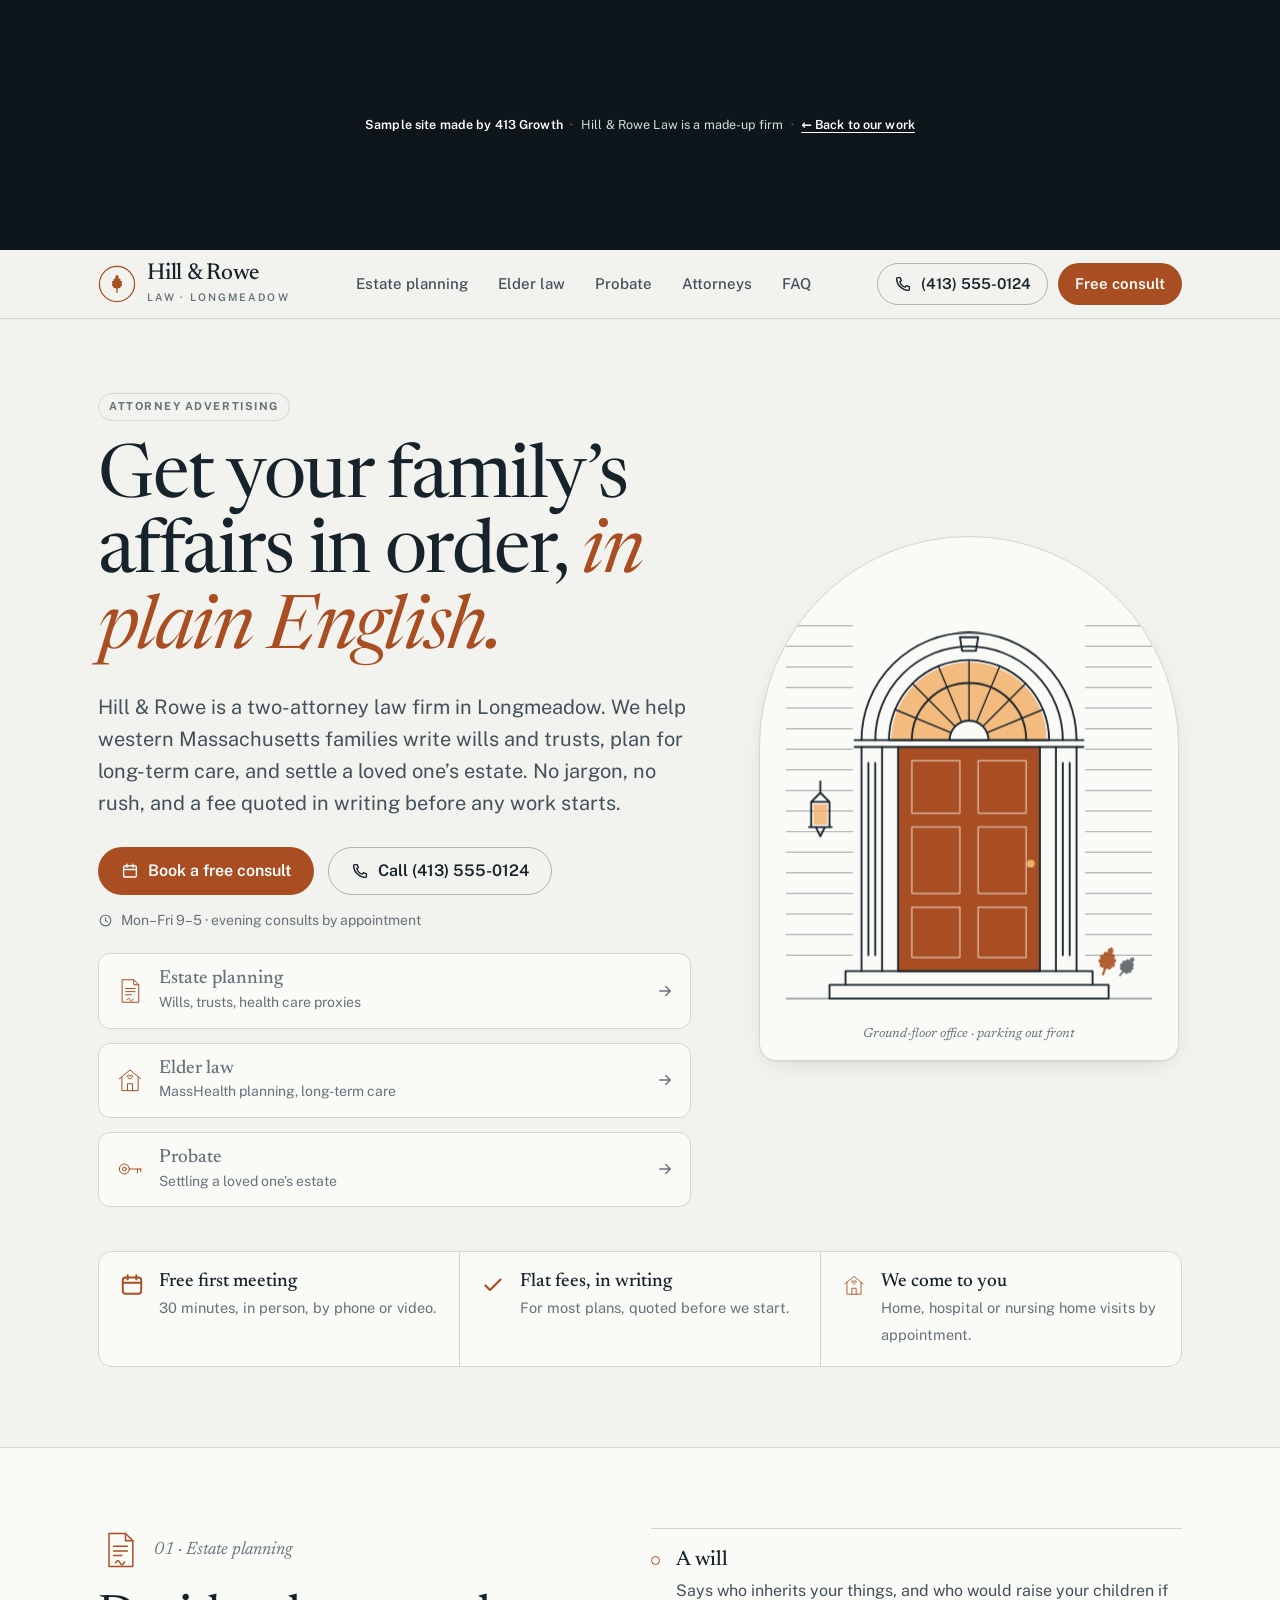
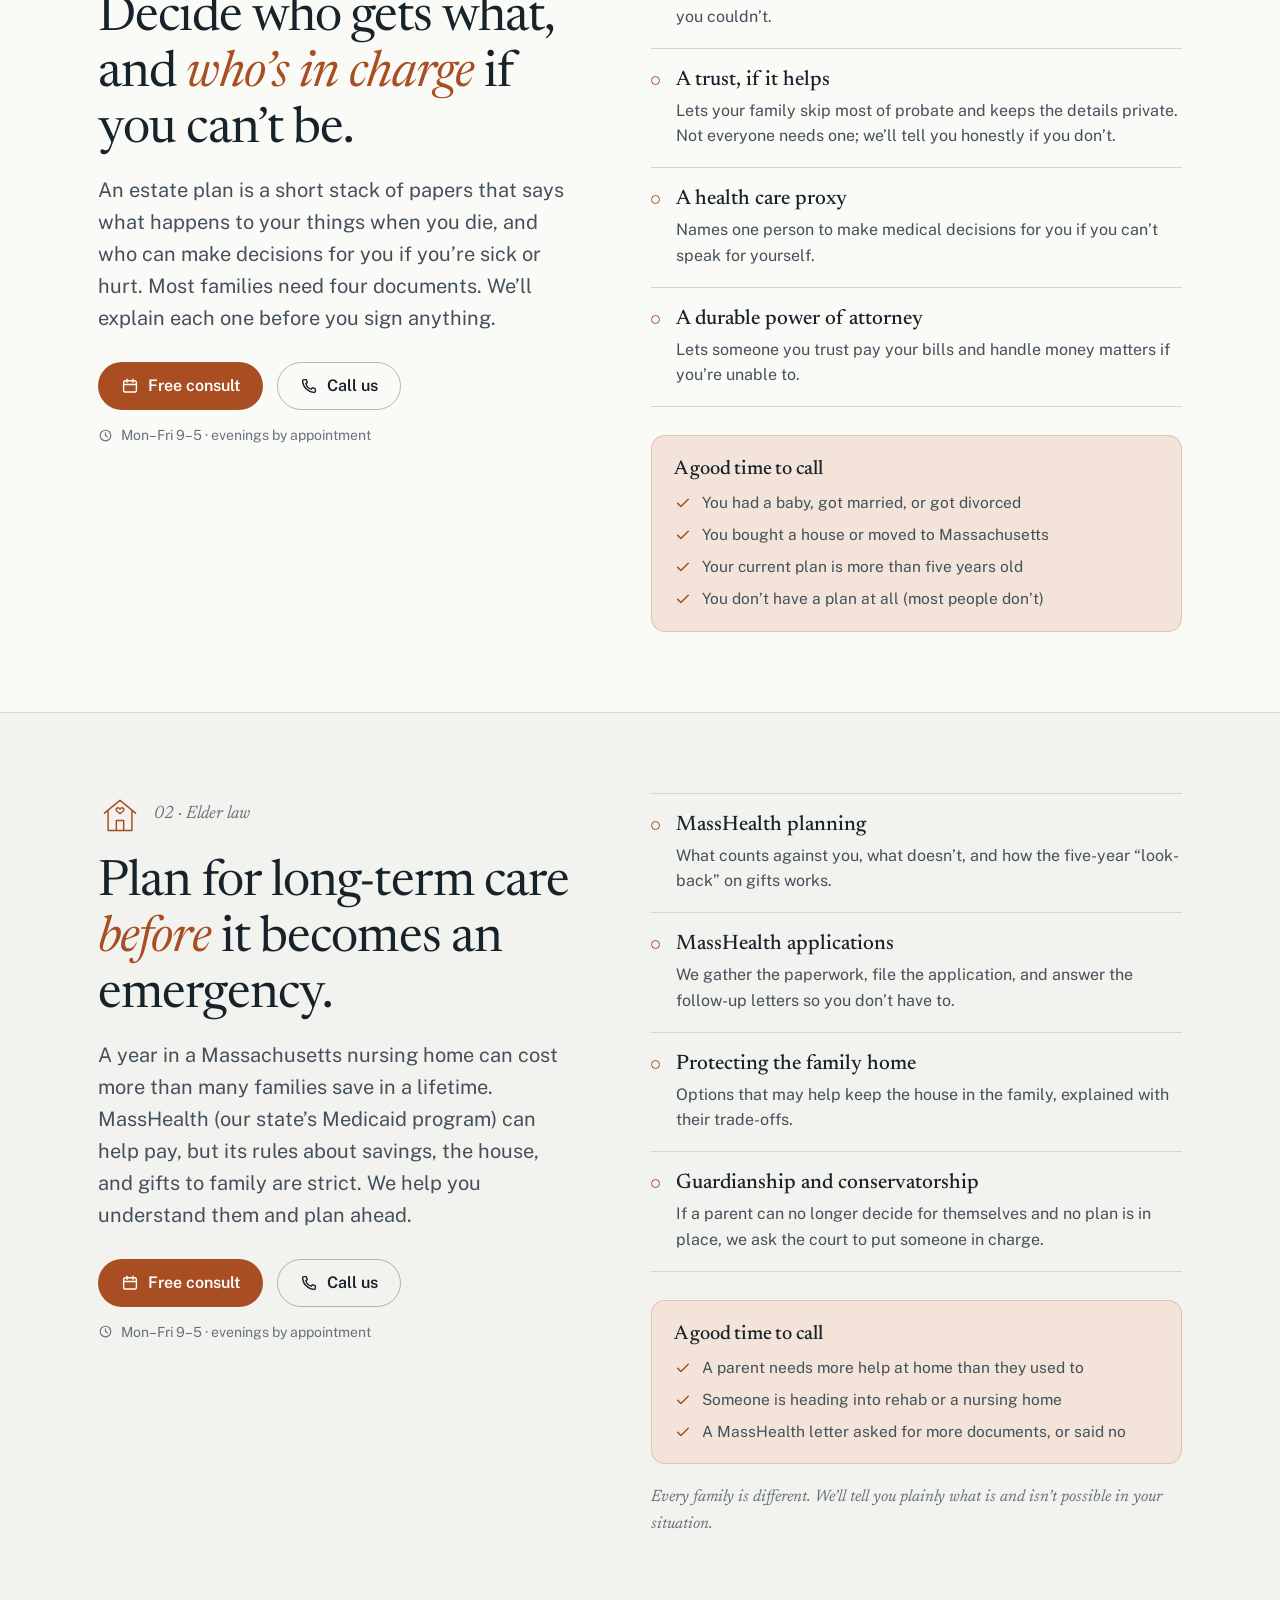
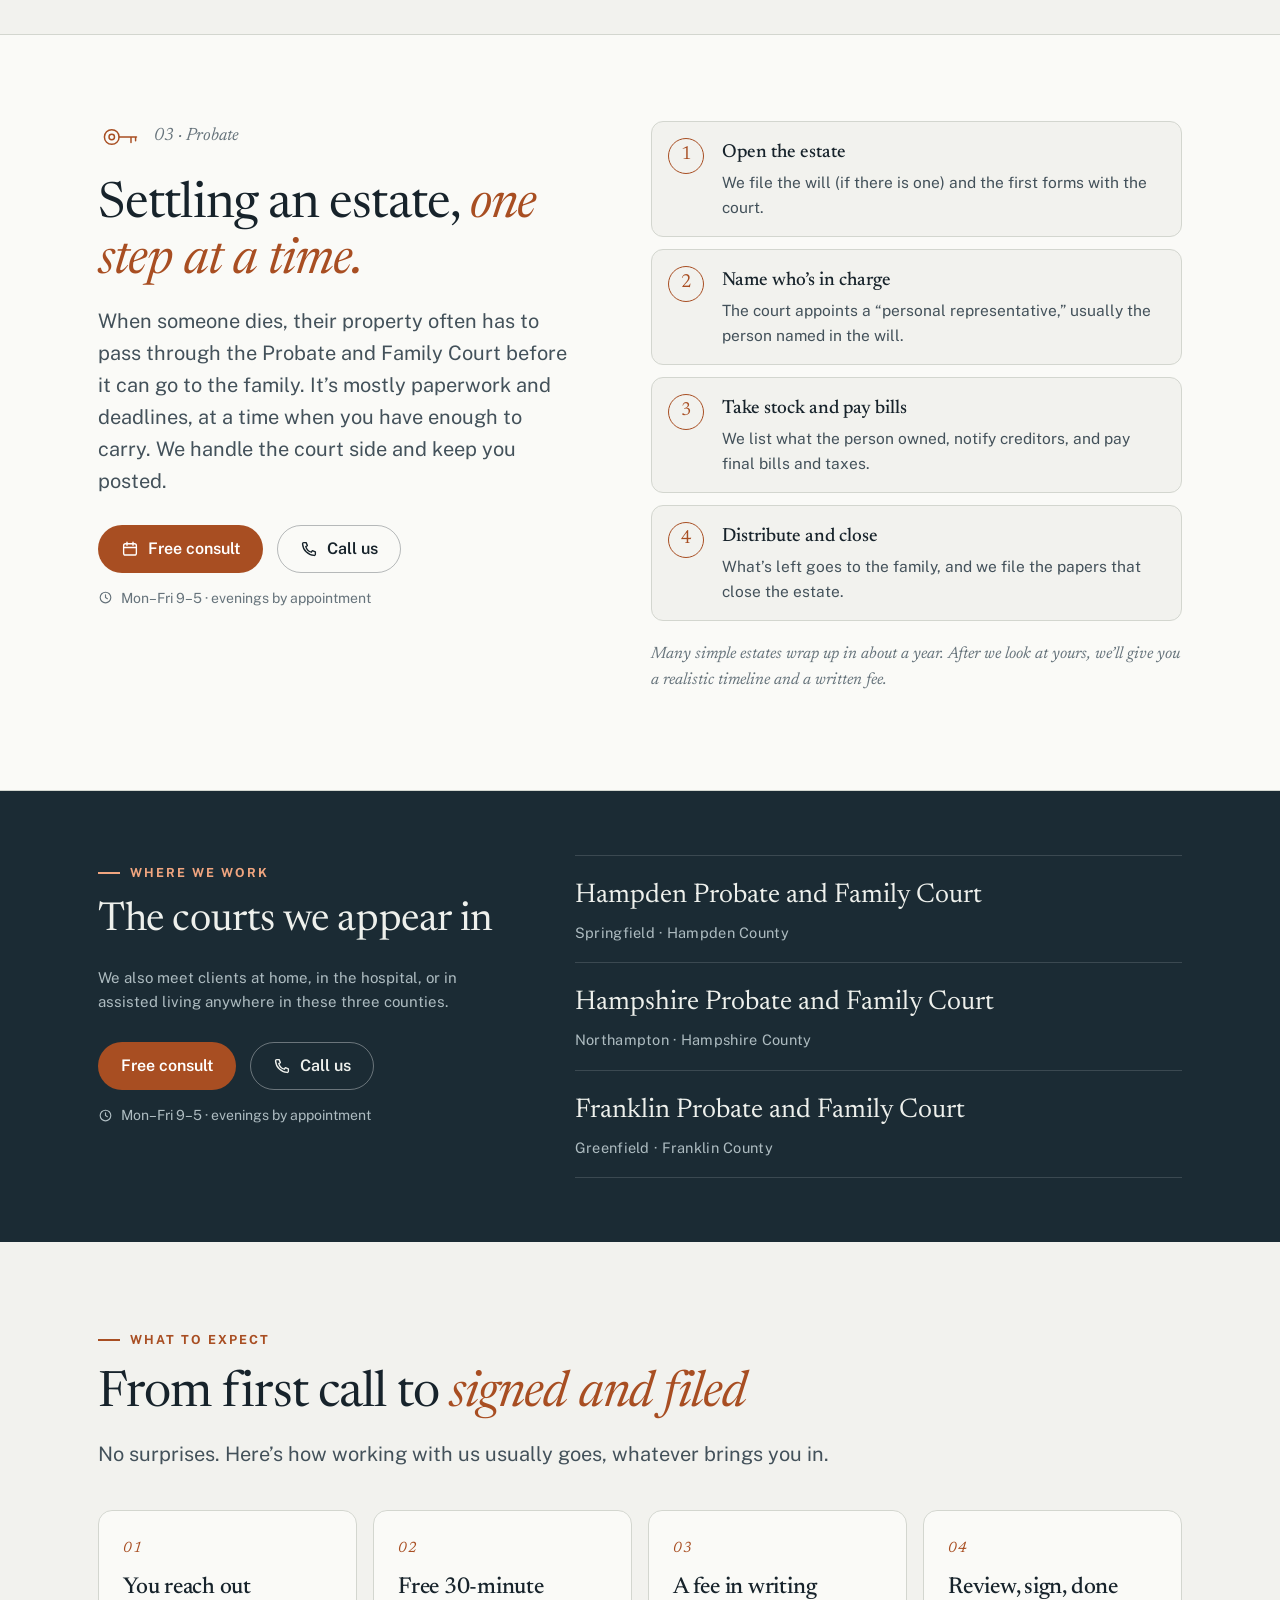
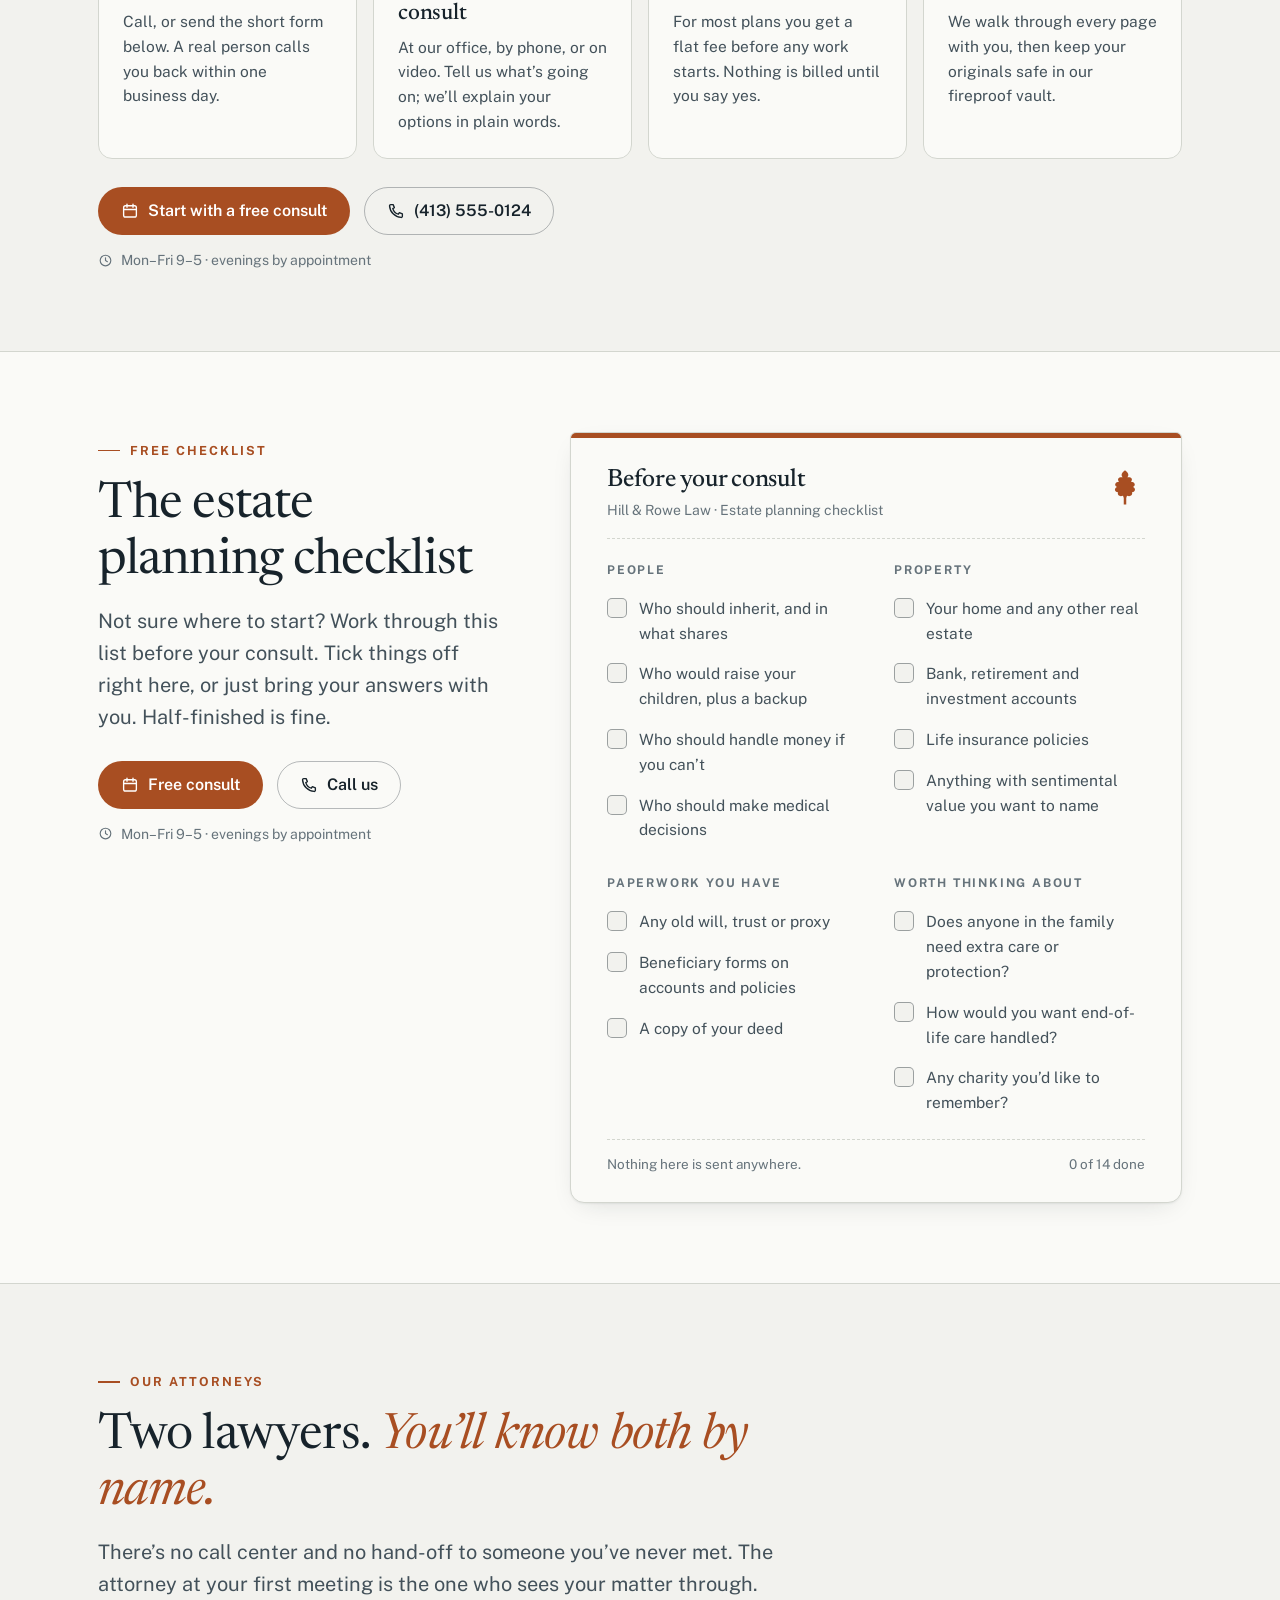
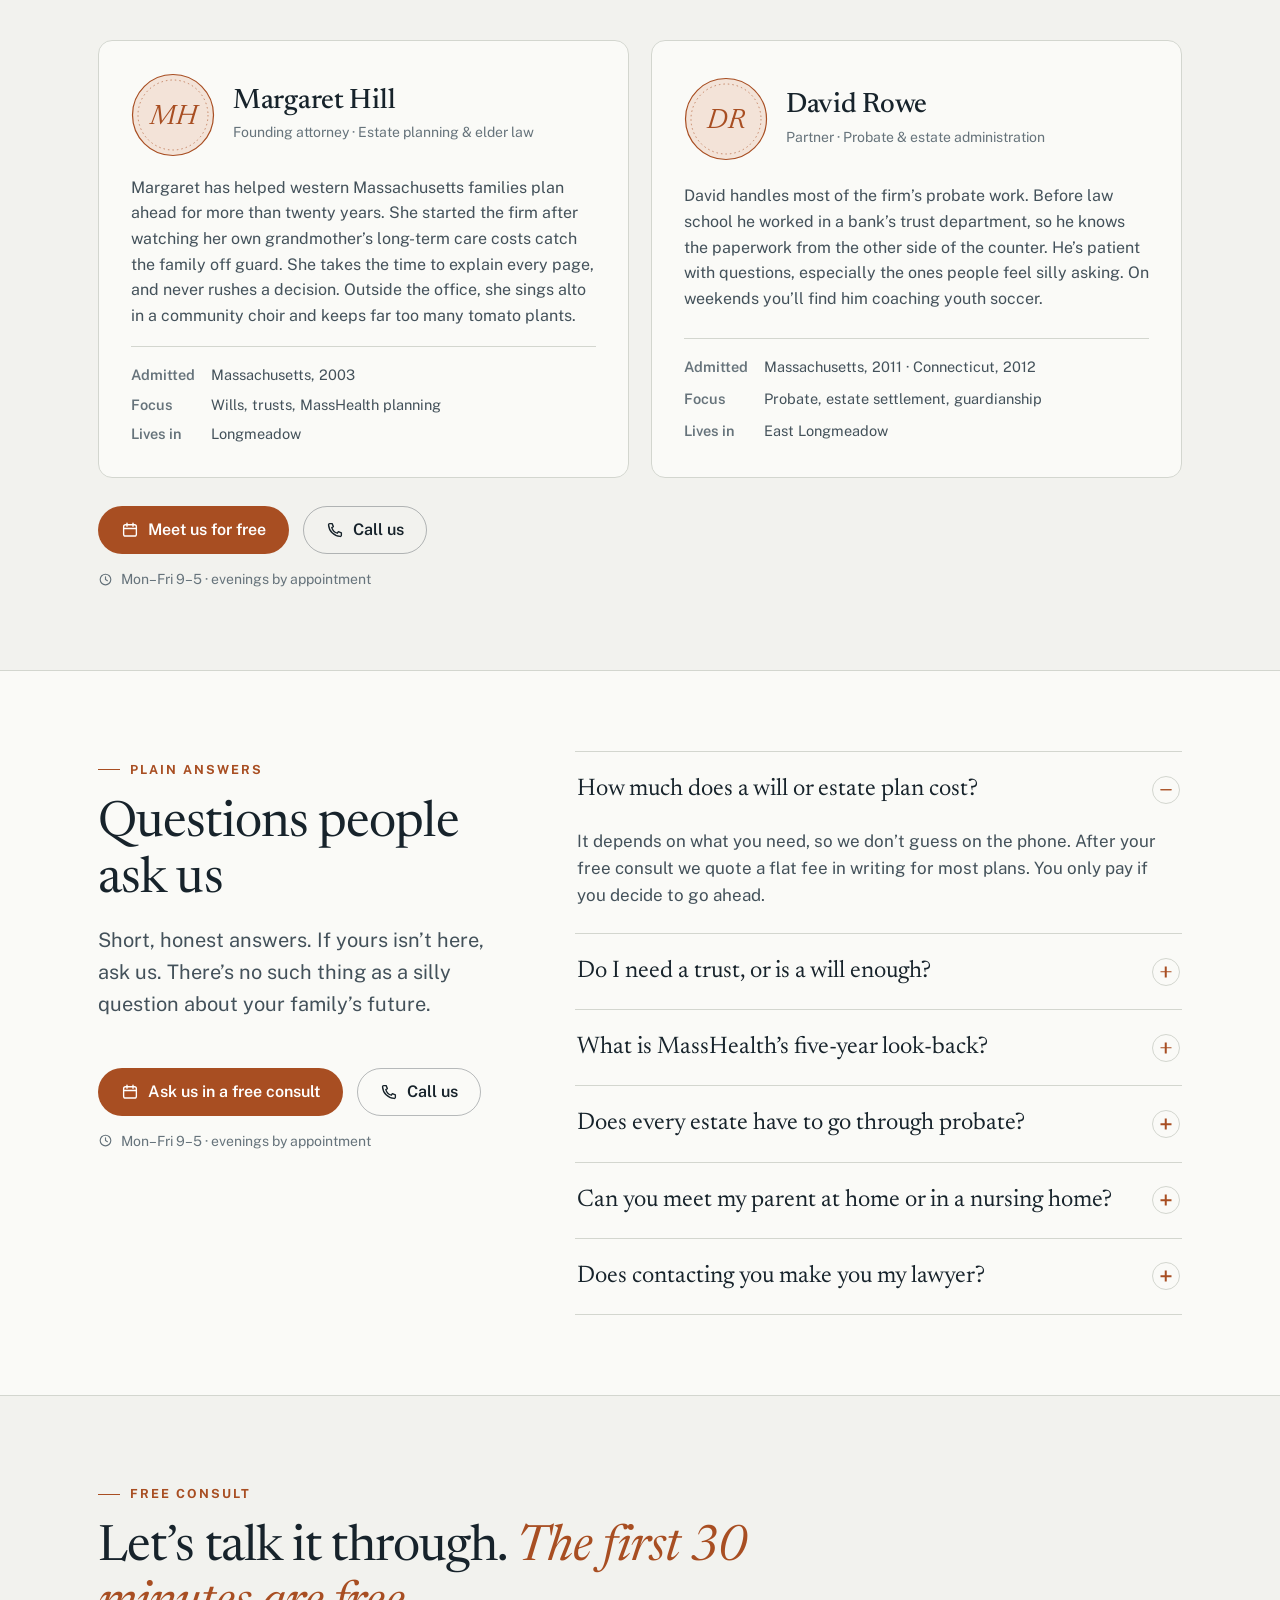
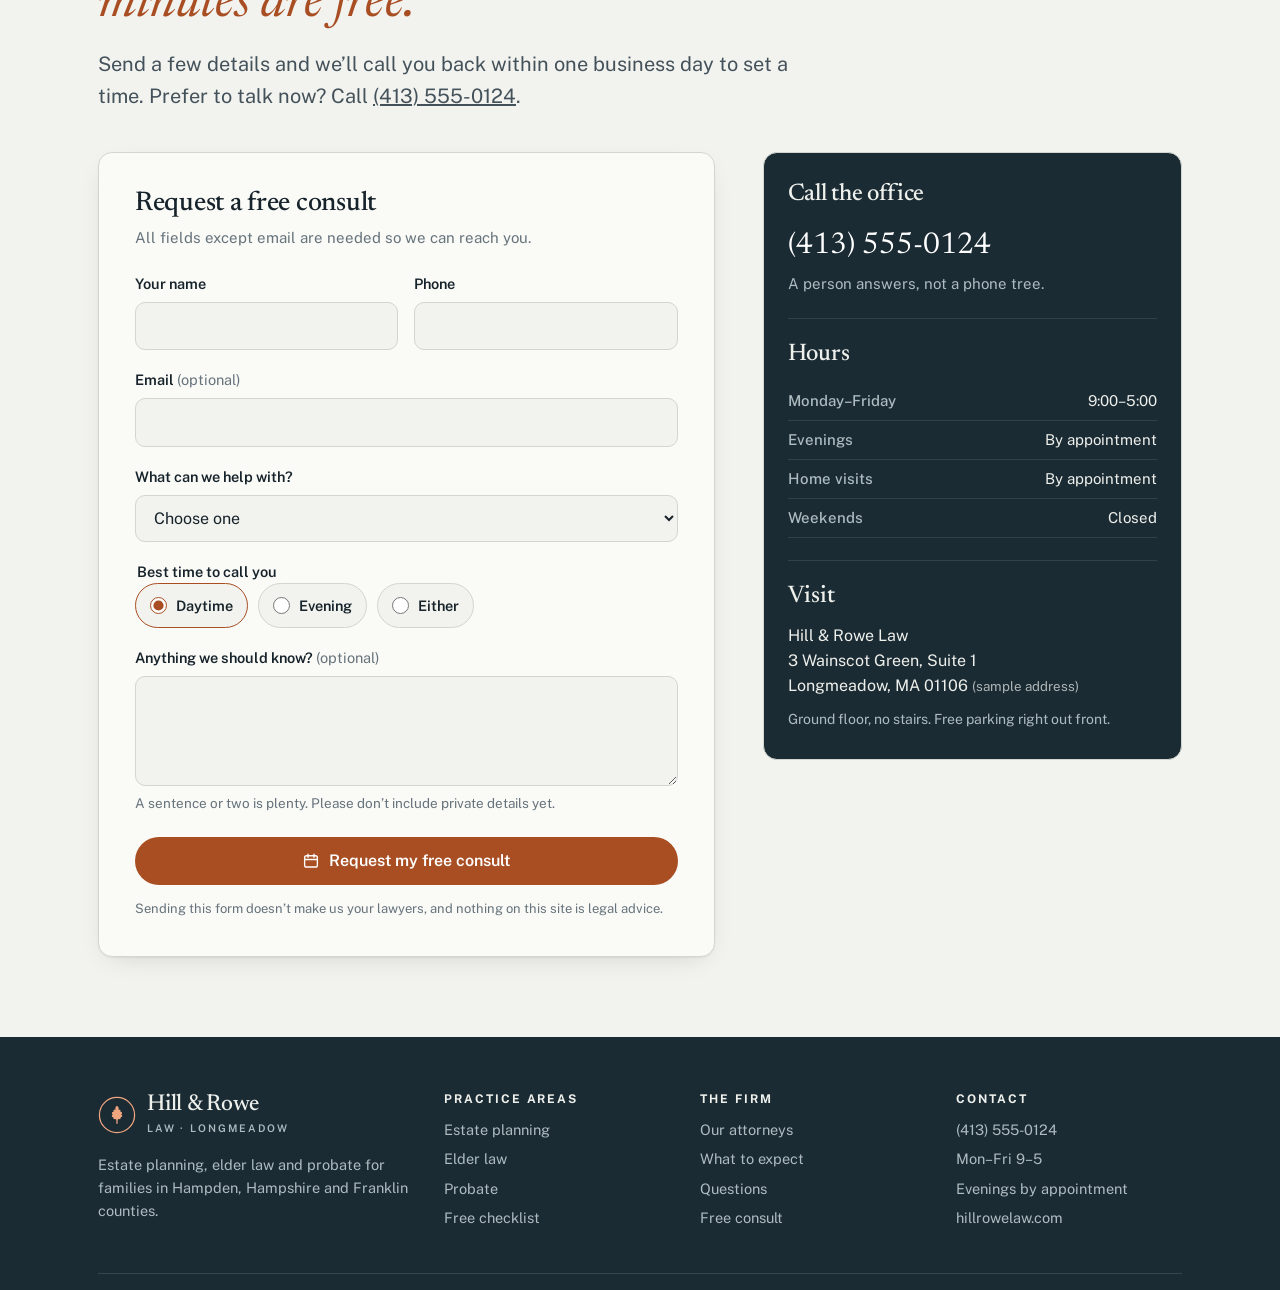
<file: work/hillrowe/index.html>
<!doctype html>
<html lang="en">
<head>
<meta charset="utf-8">
<meta name="viewport" content="width=device-width, initial-scale=1">
<title>Hill &amp; Rowe Law · Longmeadow, MA</title>
<meta name="description" content="Hill &amp; Rowe Law: wills, trusts, MassHealth planning and probate for western Massachusetts families, explained in plain English. Free first consult. (Sample site by 413 Growth.)">
<meta name="robots" content="noindex">
<meta name="color-scheme" content="light dark">
<link rel="preconnect" href="https://fonts.googleapis.com">
<link rel="preconnect" href="https://fonts.gstatic.com" crossorigin>
<link href="https://fonts.googleapis.com/css2?family=Newsreader:ital,opsz,wght@0,6..72,400;0,6..72,500;0,6..72,600;1,6..72,400;1,6..72,500&family=Public+Sans:wght@400;500;600;700&display=swap" rel="stylesheet">
<style>
:root{
  --bg:#f2f2ee;
  --surface:#fafaf7;
  --surface-2:#e8e9e3;
  --ink:#17232b;
  --ink-2:#43515a;
  --ink-3:#66737b;
  --line:#d3d6cf;
  --accent:#a84e22;
  --accent-hover:#8f411b;
  --accent-ink:#ffffff;
  --accent-soft:#f3e3d8;
  --band:#1b2b34;
  --band-2:#22363f;
  --on-band:#eef0ec;
  --on-band-2:#aebcc1;
  --banner-bg:#0e161b;
  --banner-ink:#d6dddf;
  --door:#a84e22;
  --shadow:0 1px 2px rgba(20,32,40,.06),0 8px 28px -12px rgba(20,32,40,.18);
  --serif:"Newsreader",Georgia,"Times New Roman",serif;
  --sans:"Public Sans",system-ui,-apple-system,"Segoe UI",Roboto,sans-serif;
  --bh:34px;
  --gutter:clamp(20px,5vw,48px);
  --radius:14px;
}
@media (prefers-color-scheme: dark){
  :root{
    --bg:#10171c;
    --surface:#162027;
    --surface-2:#1c2830;
    --ink:#e8ece9;
    --ink-2:#b9c3c6;
    --ink-3:#8c999e;
    --line:#2a3943;
    --accent:#e48a5c;
    --accent-hover:#efa27b;
    --accent-ink:#1b120d;
    --accent-soft:#33241d;
    --band:#0b1216;
    --band-2:#121c22;
    --on-band:#e8ece9;
    --on-band-2:#9eacb1;
    --banner-bg:#060a0d;
    --banner-ink:#c6cfd2;
    --door:#c96a3c;
    --shadow:0 1px 2px rgba(0,0,0,.3),0 10px 30px -12px rgba(0,0,0,.6);
  }
}
*,*::before,*::after{box-sizing:border-box}
html{-webkit-text-size-adjust:100%;scroll-behavior:smooth;scroll-padding-top:calc(var(--bh) + 84px)}
body{margin:0;background:var(--bg);color:var(--ink);font-family:var(--sans);font-size:17px;line-height:1.6;padding-top:var(--bh);overflow-x:hidden;-webkit-font-smoothing:antialiased}
img,svg{display:block;max-width:100%}
a{color:inherit}
a[href^="tel:"]{white-space:nowrap}
h1,h2,h3,h4{font-family:var(--serif);font-weight:500;line-height:1.12;letter-spacing:-.01em;margin:0;color:var(--ink);font-optical-sizing:auto}
p{margin:0 0 1em}
ul,ol{margin:0;padding:0}
:focus-visible{outline:3px solid var(--accent);outline-offset:3px;border-radius:6px}
.wrap{max-width:1180px;margin:0 auto;padding-inline:var(--gutter)}
.sr-only{position:absolute;width:1px;height:1px;overflow:hidden;clip:rect(0 0 0 0);white-space:nowrap}
.skip{position:absolute;left:-9999px;top:calc(var(--bh) + 8px);z-index:100;background:var(--ink);color:var(--bg);padding:10px 14px;border-radius:8px}
.skip:focus{left:12px}

/* sample banner */
.sample{position:fixed;inset:0 0 auto 0;z-index:60;min-height:var(--bh);display:flex;align-items:center;justify-content:center;gap:.15em .6em;flex-wrap:wrap;padding:6px 16px;background:var(--banner-bg);color:var(--banner-ink);font-size:12.5px;line-height:1.35;letter-spacing:.01em;text-align:center;text-wrap:balance}
.sample b{font-weight:600;color:#fff}
.sample .dot{opacity:.45}
.sample a{color:#fff;font-weight:600;text-underline-offset:3px;white-space:nowrap}
.sample a:hover{color:#f2b48f}

/* header */
.site-head{position:sticky;top:var(--bh);z-index:50;background:color-mix(in srgb,var(--bg) 88%,transparent);backdrop-filter:saturate(1.2) blur(10px);-webkit-backdrop-filter:saturate(1.2) blur(10px);border-bottom:1px solid var(--line)}
.head-in{display:flex;align-items:center;justify-content:space-between;gap:16px;height:68px}
.brand{display:flex;align-items:center;gap:11px;text-decoration:none;color:var(--ink)}
.brand-mark{width:38px;height:38px;flex:none;color:var(--accent)}
.brand-name{font-family:var(--serif);font-size:23px;font-weight:500;line-height:1;letter-spacing:-.01em;display:block}
.brand-sub{display:block;font-size:10.5px;letter-spacing:.2em;text-transform:uppercase;color:var(--ink-3);margin-top:4px;font-weight:600}
.nav{display:none}
.nav a{text-decoration:none;color:var(--ink-2);font-size:15px;font-weight:500;padding:8px 2px;position:relative}
.nav a::after{content:"";position:absolute;left:2px;right:2px;bottom:2px;height:1.5px;background:var(--accent);transform:scaleX(0);transform-origin:left;transition:transform .25s ease}
.nav a:hover{color:var(--ink)}
.nav a:hover::after{transform:scaleX(1)}
.head-actions{display:flex;align-items:center;gap:10px}
.head-actions .head-call{display:none}
.menu{position:relative}
.menu summary{list-style:none;cursor:pointer;display:flex;align-items:center;gap:8px;font-size:15px;font-weight:600;padding:9px 14px;border:1px solid var(--line);border-radius:999px;background:var(--surface)}
.menu summary::-webkit-details-marker{display:none}
.menu summary svg{width:16px;height:16px}
.menu[open] .menu-panel{display:flex}
.menu-panel{display:none;position:absolute;right:0;top:calc(100% + 10px);flex-direction:column;min-width:220px;padding:8px;background:var(--surface);border:1px solid var(--line);border-radius:12px;box-shadow:var(--shadow)}
.menu-panel a{padding:11px 12px;border-radius:8px;text-decoration:none;font-weight:500}
.menu-panel a:hover{background:var(--surface-2)}
@media (min-width:1000px){
  .nav{display:flex;gap:26px}
  .menu{display:none}
  .head-actions .head-call{display:inline-flex}
}

/* buttons */
.btn{display:inline-flex;align-items:center;justify-content:center;gap:9px;min-height:48px;padding:12px 22px;border-radius:999px;font:600 16px/1.2 var(--sans);text-decoration:none;border:1.5px solid transparent;cursor:pointer;transition:background-color .2s ease,color .2s ease,border-color .2s ease,transform .2s ease}
.btn svg{width:18px;height:18px;flex:none}
.btn-primary{background:var(--accent);color:var(--accent-ink)}
.btn-primary:hover{background:var(--accent-hover);transform:translateY(-1px)}
.btn-ghost{border-color:color-mix(in srgb,var(--ink) 30%,transparent);color:var(--ink);background:transparent}
.btn-ghost:hover{border-color:var(--ink);transform:translateY(-1px)}
.btn-sm{min-height:42px;padding:9px 16px;font-size:15px}
.cta{display:flex;flex-wrap:wrap;align-items:center;gap:12px 14px;margin-top:28px}
.cta .hours{flex-basis:100%;display:flex;align-items:center;gap:8px;font-size:14px;color:var(--ink-3);margin:2px 0 0}
.cta .hours svg{width:15px;height:15px;flex:none}
@media (max-width:420px){.cta .btn{flex:1 1 auto}}

/* eyebrow + type */
.eyebrow{display:inline-flex;align-items:center;gap:10px;font-size:12.5px;font-weight:700;letter-spacing:.16em;text-transform:uppercase;color:var(--accent);margin:0 0 16px}
.eyebrow::before{content:"";width:22px;height:1.5px;background:currentColor}
.lead{font-size:clamp(18px,1.6vw,20px);color:var(--ink-2);line-height:1.6}
.muted{color:var(--ink-3)}

/* hero */
.hero{position:relative;padding:44px 0 56px;overflow:hidden}
.hero-grid{display:grid;gap:40px;align-items:center}
.ad-tag{display:inline-block;font-size:11px;font-weight:700;letter-spacing:.14em;text-transform:uppercase;color:var(--ink-3);border:1px solid var(--line);border-radius:999px;padding:4px 10px;margin-bottom:22px}
.hero h1{font-size:clamp(40px,6.4vw,74px);font-weight:400;letter-spacing:-.022em;line-height:1.02}
.hero h1 em{font-style:italic;color:var(--accent)}
.hero .lead{margin-top:22px;max-width:36em}
.door-card{position:relative;margin:0 auto;width:100%;max-width:420px;aspect-ratio:4/5;background:var(--surface);border:1px solid var(--line);border-radius:220px 220px 18px 18px;box-shadow:var(--shadow);padding:34px 26px 46px;display:flex;flex-direction:column;justify-content:flex-end;overflow:hidden}
.door-card svg{width:100%;height:auto;color:var(--ink)}
@media (max-width:959px){.door-card{max-width:330px}}
.door-cap{position:absolute;left:18px;right:18px;bottom:16px;font-size:13px;color:var(--ink-3);text-align:center;font-style:italic;font-family:var(--serif)}
.facts{display:grid;gap:1px;margin-top:44px;background:var(--line);border:1px solid var(--line);border-radius:var(--radius);overflow:hidden}
.fact{background:var(--surface);padding:18px 20px;display:flex;gap:14px;align-items:flex-start}
.fact svg{width:26px;height:26px;color:var(--accent);flex:none;margin-top:2px}
.fact b{display:block;font-family:var(--serif);font-weight:500;font-size:19px;line-height:1.25}
.fact span{font-size:14.5px;color:var(--ink-3)}
@media (min-width:700px){.facts{grid-template-columns:repeat(3,1fr)}}
@media (min-width:960px){
  .hero{padding:72px 0 80px}
  .hero-grid{grid-template-columns:1.25fr .9fr;gap:64px}
}

/* practice index */
.areas-index{display:grid;gap:14px;margin-top:22px}
.area-link{display:flex;align-items:center;gap:14px;padding:14px 16px;border:1px solid var(--line);border-radius:12px;text-decoration:none;background:var(--surface);transition:border-color .2s,transform .2s}
.area-link:hover{border-color:var(--accent);transform:translateX(3px)}
.area-link svg.ic{width:30px;height:30px;color:var(--accent);flex:none}
.area-link b{font-family:var(--serif);font-weight:500;font-size:19px;display:block;line-height:1.2}
.area-link span{font-size:14px;color:var(--ink-3)}
.area-link .arr{margin-left:auto;width:18px;height:18px;color:var(--ink-3)}

/* sections */
section{position:relative}
.sec{padding:56px 0}
@media (min-width:760px){.sec{padding:80px 0}}
.sec-alt{background:var(--surface);border-block:1px solid var(--line)}
.sec h2{font-size:clamp(32px,4.4vw,50px);font-weight:400;letter-spacing:-.018em}
.sec h2 em{font-style:italic;color:var(--accent)}
.sec-head{max-width:46rem;margin-bottom:40px}
.sec-head .lead,.sec h2 + .lead{margin-top:16px}

/* practice area */
.practice-grid{display:grid;gap:36px}
.practice-side .num{font-family:var(--serif);font-style:italic;font-size:18px;color:var(--ink-3);display:flex;align-items:center;gap:12px;margin-bottom:18px}
.practice-side .num svg{width:44px;height:44px;color:var(--accent)}
.practice-side .lead{margin-top:18px}
.items{list-style:none;display:grid;gap:0;border-top:1px solid var(--line)}
.items li{display:grid;grid-template-columns:auto 1fr;gap:4px 16px;padding:18px 0;border-bottom:1px solid var(--line)}
.items li::before{content:"";grid-row:1 / span 2;width:9px;height:9px;margin-top:9px;border:1.5px solid var(--accent);border-radius:50%}
.items b{font-family:var(--serif);font-size:21px;font-weight:500;line-height:1.3}
.items span{grid-column:2;color:var(--ink-2);font-size:16px}
.callout{margin-top:28px;padding:22px 22px 20px;border-radius:var(--radius);background:var(--accent-soft);border:1px solid color-mix(in srgb,var(--accent) 22%,transparent)}
.callout h3{font-size:20px;margin-bottom:10px}
.callout ul{list-style:none;display:grid;gap:7px}
.callout li{display:flex;gap:10px;font-size:15.5px;color:var(--ink-2)}
.callout li svg{width:18px;height:18px;flex:none;margin-top:4px;color:var(--accent)}
.note{margin-top:20px;font-size:14.5px;color:var(--ink-3);font-style:italic;font-family:var(--serif);font-size:16.5px}
.steps-mini{list-style:none;counter-reset:s;display:grid;gap:12px;margin-top:6px}
.steps-mini li{counter-increment:s;display:grid;grid-template-columns:40px 1fr;gap:2px 14px;padding:16px;background:var(--surface);border:1px solid var(--line);border-radius:12px}
.sec-alt .steps-mini li{background:var(--bg)}
.steps-mini li::before{content:counter(s);grid-row:1 / span 2;width:36px;height:36px;border-radius:50%;display:grid;place-items:center;font-family:var(--serif);font-size:19px;color:var(--accent);border:1.5px solid var(--accent)}
.steps-mini b{font-family:var(--serif);font-weight:500;font-size:19px}
.steps-mini span{color:var(--ink-2);font-size:15.5px}
@media (min-width:960px){
  .practice-grid{grid-template-columns:.95fr 1.05fr;gap:72px;align-items:start}
  .practice-side{position:sticky;top:calc(var(--bh) + 100px)}
}

/* courts band */
.courts{background:var(--band);color:var(--on-band);padding:64px 0;overflow:hidden}
.courts h2{color:var(--on-band);font-size:clamp(28px,3.4vw,40px);font-weight:400}
.courts .eyebrow{color:#f0a57f}
.court-list{list-style:none;display:grid;gap:0;margin-top:30px;border-top:1px solid rgba(255,255,255,.14)}
.court-list li{display:grid;gap:4px;padding:18px 0;border-bottom:1px solid rgba(255,255,255,.14)}
.court-list b{font-family:var(--serif);font-weight:400;font-size:clamp(21px,2.3vw,27px)}
.court-list span{color:var(--on-band-2);font-size:14.5px;letter-spacing:.02em}
.courts-inline{margin-top:22px;color:var(--on-band-2);font-size:15px}
.courts .btn-ghost{color:var(--on-band);border-color:rgba(255,255,255,.35)}
.courts .btn-ghost:hover{border-color:#fff}
.courts .hours{color:var(--on-band-2)}
.courts-grid{display:grid;gap:30px}
@media (min-width:960px){.courts-grid{grid-template-columns:.8fr 1.2fr;gap:72px;align-items:start}.court-list{margin-top:0}}

/* process */
.process{list-style:none;counter-reset:p;display:grid;gap:16px}
.process li{counter-increment:p;position:relative;padding:26px 24px 24px;background:var(--surface);border:1px solid var(--line);border-radius:var(--radius)}
.sec-alt .process li{background:var(--bg)}
.process li::before{content:"0" counter(p);display:block;font-family:var(--serif);font-style:italic;font-size:15px;color:var(--accent);margin-bottom:14px;letter-spacing:.04em}
.process h3{font-size:23px;margin-bottom:8px}
.process p{color:var(--ink-2);font-size:15.5px;margin:0}
@media (min-width:700px){.process{grid-template-columns:repeat(2,1fr)}}
@media (min-width:1080px){.process{grid-template-columns:repeat(4,1fr)}}

/* checklist */
.check-wrap{display:grid;gap:32px}
.sheet{background:var(--surface);border:1px solid var(--line);border-radius:6px 6px var(--radius) var(--radius);box-shadow:var(--shadow);padding:28px 22px 22px;position:relative}
.sheet::before{content:"";position:absolute;inset:0 0 auto 0;height:5px;background:var(--accent);border-radius:6px 6px 0 0}
.sheet-head{display:flex;justify-content:space-between;align-items:flex-start;gap:16px;padding-bottom:16px;border-bottom:1px dashed var(--line);margin-bottom:6px}
.sheet-head h3{font-size:25px}
.sheet-head p{margin:4px 0 0;font-size:14px;color:var(--ink-3)}
.sheet-head svg{width:40px;height:40px;color:var(--accent);flex:none}
.sheet fieldset{border:0;margin:0;padding:16px 0 8px;min-width:0}
.sheet legend{float:left;width:100%;font-size:12px;font-weight:700;letter-spacing:.15em;text-transform:uppercase;color:var(--ink-3);padding:0;margin-bottom:8px}
.ck{clear:both;display:flex;gap:12px;align-items:flex-start;padding:8px 0;font-size:15.5px;color:var(--ink-2);cursor:pointer}
.ck input{appearance:none;-webkit-appearance:none;flex:none;width:20px;height:20px;margin:2px 0 0;border:1.5px solid color-mix(in srgb,var(--ink) 40%,transparent);border-radius:5px;display:grid;place-items:center;cursor:pointer;background:var(--bg);transition:background-color .15s,border-color .15s}
.ck input::after{content:"";width:10px;height:6px;border-left:2px solid var(--accent-ink);border-bottom:2px solid var(--accent-ink);transform:rotate(-45deg) translate(1px,-1px) scale(0);transition:transform .15s}
.ck input:checked{background:var(--accent);border-color:var(--accent)}
.ck input:checked::after{transform:rotate(-45deg) translate(1px,-1px) scale(1)}
.ck input:checked + span{text-decoration:line-through;text-decoration-color:color-mix(in srgb,var(--ink) 40%,transparent);color:var(--ink-3)}
.sheet-foot{display:flex;justify-content:space-between;gap:12px;flex-wrap:wrap;font-size:13.5px;color:var(--ink-3);border-top:1px dashed var(--line);padding-top:14px;margin-top:8px}
@media (min-width:760px){.sheet{padding:34px 36px 26px}.sheet-cols{display:grid;grid-template-columns:1fr 1fr;gap:0 36px}}
@media (min-width:1000px){.check-wrap{grid-template-columns:.8fr 1.2fr;gap:64px;align-items:start}}

/* attorneys */
.people{display:grid;gap:22px}
.person{background:var(--surface);border:1px solid var(--line);border-radius:var(--radius);padding:26px 24px;display:grid;gap:18px}
.sec-alt .person{background:var(--bg)}
.person-top{display:flex;gap:18px;align-items:center}
.mono{width:84px;height:84px;flex:none;color:var(--accent)}
.person h3{font-size:28px}
.person .role{font-size:14px;color:var(--ink-3);margin:4px 0 0}
.person p{color:var(--ink-2);font-size:16px;margin:0}
.person dl{display:grid;grid-template-columns:auto 1fr;gap:6px 16px;margin:0;font-size:14.5px;padding-top:16px;border-top:1px solid var(--line)}
.person dt{color:var(--ink-3);font-weight:600}
.person dd{margin:0;color:var(--ink-2)}
@media (min-width:860px){.people{grid-template-columns:1fr 1fr}.person{padding:32px}}

/* faq */
.faq{border-top:1px solid var(--line);max-width:52rem}
.faq details{border-bottom:1px solid var(--line)}
.faq summary{list-style:none;cursor:pointer;display:flex;justify-content:space-between;align-items:center;gap:20px;padding:22px 2px;font-family:var(--serif);font-size:clamp(20px,2.1vw,24px);line-height:1.3}
.faq summary::-webkit-details-marker{display:none}
.faq summary .pm{position:relative;width:28px;height:28px;flex:none;border:1.5px solid var(--line);border-radius:50%}
.faq summary .pm::before,.faq summary .pm::after{content:"";position:absolute;left:50%;top:50%;width:11px;height:1.5px;background:var(--accent);transform:translate(-50%,-50%);transition:transform .25s ease}
.faq summary .pm::after{transform:translate(-50%,-50%) rotate(90deg)}
.faq details[open] .pm::after{transform:translate(-50%,-50%) rotate(0)}
.faq summary:hover{color:var(--accent)}
.faq .ans{padding:0 2px 24px;color:var(--ink-2);max-width:44rem}
.faq .ans p:last-child{margin:0}

@media (min-width:1000px){.faq-grid{display:grid;grid-template-columns:.8fr 1.2fr;grid-template-areas:"head faq" "cta faq";grid-template-rows:auto 1fr;gap:0 72px}.faq-grid>.sec-head{grid-area:head;margin-bottom:0}.faq-grid>.faq{grid-area:faq}.faq-grid>.cta{grid-area:cta;align-self:start}}
/* consult */
.consult-grid{display:grid;gap:28px}
.form{background:var(--surface);border:1px solid var(--line);border-radius:var(--radius);padding:26px 22px;box-shadow:var(--shadow)}
.form h3{font-size:27px;margin-bottom:6px}
.form .sub{font-size:15px;color:var(--ink-3);margin-bottom:22px}
.field{display:grid;gap:7px;margin-bottom:18px}
.field label,.field legend{font-size:14.5px;font-weight:600;color:var(--ink)}
.field .opt{font-weight:400;color:var(--ink-3)}
.field input,.field select,.field textarea{width:100%;font:16px/1.4 var(--sans);color:var(--ink);background:var(--bg);border:1.5px solid var(--line);border-radius:10px;padding:12px 14px;transition:border-color .2s,box-shadow .2s}
.field textarea{min-height:110px;resize:vertical}
.field input:focus,.field select:focus,.field textarea:focus{outline:none;border-color:var(--accent);box-shadow:0 0 0 4px color-mix(in srgb,var(--accent) 18%,transparent)}
.field .hint{font-size:13.5px;color:var(--ink-3)}
.row2{display:grid;gap:0 16px}
@media (min-width:560px){.row2{grid-template-columns:1fr 1fr}}
fieldset.field{border:0;padding:0;margin:0 0 18px}
.radios{display:flex;flex-wrap:wrap;gap:10px}
.radio{display:flex;align-items:center;gap:9px;padding:10px 14px;border:1.5px solid var(--line);border-radius:999px;font-size:15px;cursor:pointer;background:var(--bg)}
.radio input{accent-color:var(--accent);width:17px;height:17px;margin:0}
.radio:has(input:checked){border-color:var(--accent)}
.form .btn{width:100%;margin-top:4px}
.form-status{margin-top:14px;padding:12px 14px;border-radius:10px;background:var(--accent-soft);color:var(--ink);font-size:15px;display:none}
.form-status.on{display:block}
.privacy{font-size:13px;color:var(--ink-3);margin:14px 0 0}
.office{display:grid;gap:0;align-content:start;align-self:start}
.office .ob{padding:22px 0;border-bottom:1px solid rgba(255,255,255,.1)}
.office .ob:first-child{padding-top:0}
.office .ob:last-child{border-bottom:0;padding-bottom:0}
.office-card{background:var(--band);color:var(--on-band);border-radius:var(--radius);padding:28px 24px;border:1px solid var(--line)}
.office-card h3{color:var(--on-band);font-size:24px;margin-bottom:14px}
.office-card table{width:100%;border-collapse:collapse;font-size:15px}
.office-card th{text-align:left;font-weight:500;color:var(--on-band-2);padding:7px 0;border-bottom:1px solid rgba(255,255,255,.1)}
.office-card td{text-align:right;padding:7px 0;border-bottom:1px solid rgba(255,255,255,.1)}
.office-card .big{display:block;font-family:var(--serif);font-size:30px;color:#fff;text-decoration:none;margin:4px 0 2px}
.office-card .big:hover{color:#f0a57f}
.office-card p{color:var(--on-band-2);font-size:15px;margin:0}
.office-card address{font-style:normal;color:var(--on-band);font-size:16px;line-height:1.55}
.office-card .small{font-size:14px;color:var(--on-band-2);margin-top:10px}
@media (min-width:960px){.consult-grid{grid-template-columns:1.25fr .85fr;gap:48px}.form{padding:36px}}

/* footer */
.foot{background:var(--band);color:var(--on-band-2);padding:56px 0 32px;font-size:14.5px}
.foot .brand{color:var(--on-band)}
.foot .brand-sub{color:var(--on-band-2)}
.foot-grid{display:grid;gap:30px}
.foot h4{font-family:var(--sans);font-size:12px;letter-spacing:.16em;text-transform:uppercase;color:var(--on-band);font-weight:700;margin-bottom:12px}
.foot ul{list-style:none;display:grid;gap:6px}
.foot a{text-decoration:none;color:var(--on-band-2)}
.foot a:hover{color:#fff;text-decoration:underline;text-underline-offset:3px}
.notices{margin-top:36px;padding-top:24px;border-top:1px solid rgba(255,255,255,.12);display:grid;gap:10px;font-size:13.5px;line-height:1.55}
.notices strong{color:var(--on-band);font-weight:600}
.copy{margin-top:22px;font-size:12.5px;display:flex;flex-wrap:wrap;gap:6px 18px;justify-content:space-between}
@media (min-width:860px){.foot-grid{grid-template-columns:1.4fr 1fr 1fr 1fr}}

/* sticky phone bar */
.dock{position:fixed;left:0;right:0;bottom:0;z-index:55;display:grid;grid-template-columns:1fr 1.3fr;gap:10px;padding:10px 16px calc(10px + env(safe-area-inset-bottom));background:color-mix(in srgb,var(--bg) 92%,transparent);backdrop-filter:blur(10px);-webkit-backdrop-filter:blur(10px);border-top:1px solid var(--line)}
.dock .btn{min-height:46px;padding:10px 12px;font-size:15.5px}
@media (max-width:759px){body{padding-bottom:78px}}
@media (min-width:760px){.dock{display:none}}

/* motion */
.door-line{stroke-dasharray:1;stroke-dashoffset:0}
@media (prefers-reduced-motion: no-preference){
  .rise{animation:rise .9s cubic-bezier(.2,.7,.2,1) both}
  .rise.d1{animation-delay:.08s}.rise.d2{animation-delay:.16s}.rise.d3{animation-delay:.26s}.rise.d4{animation-delay:.36s}
  .door-line{animation:draw 2.2s .2s cubic-bezier(.45,.05,.2,1) both}
  .door-fill{animation:fade 1.2s 1.2s ease both}
  .glow{animation:glow 5s 2.4s ease-in-out infinite alternate}
}
@keyframes rise{from{opacity:0;transform:translateY(14px)}to{opacity:1;transform:none}}
@keyframes draw{from{stroke-dashoffset:1}to{stroke-dashoffset:0}}
@keyframes fade{from{opacity:0}to{opacity:1}}
@keyframes glow{from{opacity:.55}to{opacity:1}}
@media (prefers-reduced-motion: reduce){html{scroll-behavior:auto}*{transition:none!important;animation:none!important}}
@media (max-width:520px){:root{--bh:46px}.sample{font-size:11.5px;padding:5px 14px}}
@media print{.sample,.site-head,.dock{display:none}body{padding:0}}
</style>
</head>
<body>

<div class="sample" id="sample" role="note" aria-label="About this sample site">
  <span><b>Sample site made by 413 Growth</b></span><span class="dot" aria-hidden="true">·</span><span>Hill &amp; Rowe Law is a made-up firm</span><span class="dot" aria-hidden="true">·</span><a href="../../work.html">← Back to our work</a>
</div>

<a class="skip" href="#main">Skip to content</a>

<!-- reusable icons -->
<svg width="0" height="0" style="position:absolute" aria-hidden="true" focusable="false">
  <defs>
    <symbol id="i-phone" viewBox="0 0 24 24"><path fill="none" stroke="currentColor" stroke-width="1.8" stroke-linecap="round" stroke-linejoin="round" d="M5 3.5h3.2l1.6 4-2.1 1.3a11 11 0 0 0 7.5 7.5l1.3-2.1 4 1.6V19a1.6 1.6 0 0 1-1.7 1.6A16.5 16.5 0 0 1 3.4 5.2 1.6 1.6 0 0 1 5 3.5z"/></symbol>
    <symbol id="i-cal" viewBox="0 0 24 24"><g fill="none" stroke="currentColor" stroke-width="1.8" stroke-linecap="round"><rect x="3.5" y="5" width="17" height="15" rx="2.5"/><path d="M3.5 10h17M8 3v4M16 3v4"/></g></symbol>
    <symbol id="i-clock" viewBox="0 0 24 24"><g fill="none" stroke="currentColor" stroke-width="1.8" stroke-linecap="round"><circle cx="12" cy="12" r="8.5"/><path d="M12 7.5V12l3 2"/></g></symbol>
    <symbol id="i-check" viewBox="0 0 24 24"><path fill="none" stroke="currentColor" stroke-width="2" stroke-linecap="round" stroke-linejoin="round" d="M5 12.5l4.2 4.2L19 7"/></symbol>
    <symbol id="i-arrow" viewBox="0 0 24 24"><path fill="none" stroke="currentColor" stroke-width="1.8" stroke-linecap="round" stroke-linejoin="round" d="M5 12h14M13 6l6 6-6 6"/></symbol>
    <symbol id="i-leaf" viewBox="0 0 24 24"><path fill="currentColor" d="M12 2C14 3.4 14.6 5 13.4 6.2C15.6 5.8 17 7.2 15.6 8.8C17.8 8.8 18.8 10.8 16.8 12C18.6 12.8 18.4 15 16.2 15.2C16.8 17 15 18 13.2 17.2L12.75 18.6V22.5H11.25V18.6L10.8 17.2C9 18 7.2 17 7.8 15.2C5.6 15 5.4 12.8 7.2 12C5.2 10.8 6.2 8.8 8.4 8.8C7 7.2 8.4 5.8 10.6 6.2C9.4 5 10 3.4 12 2Z"/></symbol>
    <symbol id="i-will" viewBox="0 0 48 48"><g fill="none" stroke="currentColor" stroke-width="1.6" stroke-linecap="round" stroke-linejoin="round"><path d="M12 6h18l8 8v28H12z"/><path d="M30 6v8h8M17 20h15M17 25h15M17 30h9"/><path d="M19 38c2-3 4-3 5 0s3 3 5-1" /></g></symbol>
    <symbol id="i-home" viewBox="0 0 48 48"><g fill="none" stroke="currentColor" stroke-width="1.6" stroke-linecap="round" stroke-linejoin="round"><path d="M7 22L24 8l17 14"/><path d="M11 19v22h26V19"/><path d="M20 41V30h8v11"/><path d="M24 25.5c-1.6-2.4-5-1.2-4 1.4.7 1.7 4 3.6 4 3.6s3.3-1.9 4-3.6c1-2.6-2.4-3.8-4-1.4z" transform="translate(0 -8)"/></g></symbol>
    <symbol id="i-key" viewBox="0 0 48 48"><g fill="none" stroke="currentColor" stroke-width="1.6" stroke-linecap="round" stroke-linejoin="round"><circle cx="15" cy="24" r="8"/><circle cx="15" cy="24" r="3"/><path d="M23 24h19M36 24v6M41 24v4"/></g></symbol>
  </defs>
</svg>

<header class="site-head">
  <div class="wrap head-in">
    <a class="brand" href="#top" aria-label="Hill and Rowe Law, home">
      <svg class="brand-mark" viewBox="0 0 40 40" aria-hidden="true"><circle cx="20" cy="20" r="18.5" fill="none" stroke="currentColor" stroke-width="1.3"/><use href="#i-leaf" x="9" y="8.5" width="22" height="22"/></svg>
      <span><span class="brand-name">Hill &amp; Rowe</span><span class="brand-sub">Law · Longmeadow</span></span>
    </a>
    <nav class="nav" aria-label="Main">
      <a href="#estate">Estate planning</a>
      <a href="#elder">Elder law</a>
      <a href="#probate">Probate</a>
      <a href="#attorneys">Attorneys</a>
      <a href="#faq">FAQ</a>
    </nav>
    <div class="head-actions">
      <a class="btn btn-ghost btn-sm head-call" href="tel:+14135550124"><svg aria-hidden="true"><use href="#i-phone"/></svg>(413) 555-0124</a>
      <a class="btn btn-primary btn-sm head-call" href="#consult">Free consult</a>
      <details class="menu">
        <summary aria-label="Open menu"><svg viewBox="0 0 24 24" aria-hidden="true"><path d="M4 7h16M4 12h16M4 17h16" stroke="currentColor" stroke-width="1.8" stroke-linecap="round"/></svg>Menu</summary>
        <nav class="menu-panel" aria-label="Mobile">
          <a href="#estate">Estate planning</a>
          <a href="#elder">Elder law</a>
          <a href="#probate">Probate</a>
          <a href="#process">What to expect</a>
          <a href="#checklist">Free checklist</a>
          <a href="#attorneys">Our attorneys</a>
          <a href="#faq">Questions</a>
          <a href="#consult">Free consult</a>
        </nav>
      </details>
    </div>
  </div>
</header>

<main id="main">

<!-- HERO -->
<section class="hero" id="top" aria-labelledby="hero-h">
  <div class="wrap">
    <div class="hero-grid">
      <div>
        <span class="ad-tag rise">Attorney advertising</span>
        <h1 id="hero-h" class="rise d1">Get your family’s affairs in order, <em>in plain English.</em></h1>
        <p class="lead rise d2">Hill &amp; Rowe is a two-attorney law firm in Longmeadow. We help western Massachusetts families write wills and trusts, plan for long-term care, and settle a loved one’s estate. No jargon, no rush, and a fee quoted in writing before any work starts.</p>
        <div class="cta rise d3">
          <a class="btn btn-primary" href="#consult"><svg aria-hidden="true"><use href="#i-cal"/></svg>Book a free consult</a>
          <a class="btn btn-ghost" href="tel:+14135550124"><svg aria-hidden="true"><use href="#i-phone"/></svg>Call (413) 555-0124</a>
          <p class="hours"><svg aria-hidden="true"><use href="#i-clock"/></svg>Mon–Fri 9–5 · evening consults by appointment</p>
        </div>
        <nav class="areas-index rise d4" aria-label="Practice areas">
          <a class="area-link" href="#estate"><svg class="ic" aria-hidden="true"><use href="#i-will"/></svg><span><b>Estate planning</b><span>Wills, trusts, health care proxies</span></span><svg class="arr" aria-hidden="true"><use href="#i-arrow"/></svg></a>
          <a class="area-link" href="#elder"><svg class="ic" aria-hidden="true"><use href="#i-home"/></svg><span><b>Elder law</b><span>MassHealth planning, long-term care</span></span><svg class="arr" aria-hidden="true"><use href="#i-arrow"/></svg></a>
          <a class="area-link" href="#probate"><svg class="ic" aria-hidden="true"><use href="#i-key"/></svg><span><b>Probate</b><span>Settling a loved one’s estate</span></span><svg class="arr" aria-hidden="true"><use href="#i-arrow"/></svg></a>
        </nav>
      </div>

      <figure class="door-card rise d2" style="margin-inline:auto">
        <svg viewBox="0 0 320 380" role="img" aria-labelledby="door-t door-d">
          <title id="door-t">Line drawing of the firm’s front door</title>
          <desc id="door-d">A New England Federal-style doorway with a fan-shaped window above a six-panel door, flanked by columns and a lantern.</desc>
          <g fill="none" stroke="currentColor" stroke-width="1.3" stroke-linecap="round" stroke-linejoin="round">
            <!-- clapboards -->
            <path class="door-line" pathLength="1" stroke-opacity=".28" d="M0 40H58M262 40H320M0 58H58M262 58H320M0 76H58M262 76H320M0 94H58M262 94H320M0 112H58M262 112H320M0 130H58M262 130H320M0 148H58M262 148H320M0 166H58M262 166H320M0 184H58M262 184H320M0 202H58M262 202H320M0 220H58M262 220H320M0 238H58M262 238H320M0 256H58M262 256H320M0 274H58M262 274H320M0 292H58M262 292H320M0 310H58M262 310H320M0 328H58M262 328H320"/>
          </g>
          <!-- door fill -->
          <g class="door-fill">
            <rect x="98" y="146" width="124" height="196" fill="var(--door)"/>
            <path class="glow" d="M92 140A68 68 0 0 1 228 140Z" fill="#f2b06a" opacity=".85"/>
          </g>
          <g fill="none" stroke="currentColor" stroke-width="1.6" stroke-linecap="round" stroke-linejoin="round">
            <!-- arch surround -->
            <path class="door-line" pathLength="1" d="M66 140A94 94 0 0 1 254 140"/>
            <path class="door-line" pathLength="1" d="M78 140A82 82 0 0 1 242 140"/>
            <path class="door-line" pathLength="1" d="M152 50h16l-2 12h-12z"/>
            <!-- fanlight -->
            <path class="door-line" pathLength="1" d="M90 140A70 70 0 0 1 230 140Z"/>
            <path class="door-line" pathLength="1" stroke-width="1.2" d="M160 140L95.3 113.2M160 140L110.5 90.5M160 140L133.2 75.3M160 140V70M160 140L186.8 75.3M160 140L209.5 90.5M160 140L224.7 113.2"/>
            <path class="door-line" pathLength="1" d="M110 140A50 50 0 0 1 210 140"/>
            <path d="M143 140A17 17 0 0 1 177 140Z" fill="var(--surface)"/>
            <!-- capitals and pilasters -->
            <path class="door-line" pathLength="1" d="M60 140H260M60 146H260"/>
            <path class="door-line" pathLength="1" d="M66 146V342M84 146V342M236 146V342M254 146V342M72 160V328M78 160V328M242 160V328M248 160V328"/>
            <!-- door -->
            <path class="door-line" pathLength="1" d="M98 146V342H222V146"/>
            <g stroke="#fff" stroke-opacity=".55" stroke-width="1.3">
              <path d="M110 158h42v46h-42zM168 158h42v46h-42zM110 216h42v58h-42zM168 216h42v58h-42zM110 286h42v44h-42zM168 286h42v44h-42z"/>
            </g>
            <circle cx="214" cy="248" r="3.4" fill="#f2b06a" stroke="none"/>
            <!-- steps -->
            <path class="door-line" pathLength="1" d="M52 342H268V354H52ZM38 354H282V366H38Z"/>
            <path class="door-line" pathLength="1" stroke-opacity=".4" d="M0 366H320"/>
            <!-- lantern -->
            <path class="door-line" pathLength="1" d="M30 176v10M22 194l8-8 8 8M22 194h16v22H22zM20 216h20M26 216l4 8 4-8"/>
          </g>
          <rect class="glow" x="24" y="196" width="12" height="18" fill="#f2b06a" opacity=".8"/>
          <!-- oak sprig at base -->
          <g fill="currentColor" opacity=".9">
            <use href="#i-leaf" x="266" y="318" width="30" height="30" transform="rotate(18 281 333)" style="color:var(--accent)"/>
            <use href="#i-leaf" x="286" y="326" width="24" height="24" transform="rotate(38 298 338)" opacity=".7"/>
          </g>
        </svg>
        <figcaption class="door-cap">Ground-floor office · parking out front</figcaption>
      </figure>
    </div>

    <div class="facts">
      <div class="fact"><svg aria-hidden="true"><use href="#i-cal"/></svg><div><b>Free first meeting</b><span>30 minutes, in person, by phone or video.</span></div></div>
      <div class="fact"><svg aria-hidden="true"><use href="#i-check"/></svg><div><b>Flat fees, in writing</b><span>For most plans, quoted before we start.</span></div></div>
      <div class="fact"><svg aria-hidden="true"><use href="#i-home"/></svg><div><b>We come to you</b><span>Home, hospital or nursing home visits by appointment.</span></div></div>
    </div>
  </div>
</section>

<!-- ESTATE PLANNING -->
<section class="sec sec-alt" id="estate" aria-labelledby="estate-h">
  <div class="wrap practice-grid">
    <div class="practice-side">
      <p class="num"><svg aria-hidden="true"><use href="#i-will"/></svg>01 · Estate planning</p>
      <h2 id="estate-h">Decide who gets what, and <em>who’s in charge</em> if you can’t be.</h2>
      <p class="lead">An estate plan is a short stack of papers that says what happens to your things when you die, and who can make decisions for you if you’re sick or hurt. Most families need four documents. We’ll explain each one before you sign anything.</p>
      <div class="cta">
        <a class="btn btn-primary" href="#consult"><svg aria-hidden="true"><use href="#i-cal"/></svg>Free consult</a>
        <a class="btn btn-ghost" href="tel:+14135550124"><svg aria-hidden="true"><use href="#i-phone"/></svg>Call us</a>
        <p class="hours"><svg aria-hidden="true"><use href="#i-clock"/></svg>Mon–Fri 9–5 · evenings by appointment</p>
      </div>
    </div>
    <div>
      <ul class="items">
        <li><b>A will</b><span>Says who inherits your things, and who would raise your children if you couldn’t.</span></li>
        <li><b>A trust, if it helps</b><span>Lets your family skip most of probate and keeps the details private. Not everyone needs one; we’ll tell you honestly if you don’t.</span></li>
        <li><b>A health care proxy</b><span>Names one person to make medical decisions for you if you can’t speak for yourself.</span></li>
        <li><b>A durable power of attorney</b><span>Lets someone you trust pay your bills and handle money matters if you’re unable to.</span></li>
      </ul>
      <div class="callout">
        <h3>A good time to call</h3>
        <ul>
          <li><svg aria-hidden="true"><use href="#i-check"/></svg>You had a baby, got married, or got divorced</li>
          <li><svg aria-hidden="true"><use href="#i-check"/></svg>You bought a house or moved to Massachusetts</li>
          <li><svg aria-hidden="true"><use href="#i-check"/></svg>Your current plan is more than five years old</li>
          <li><svg aria-hidden="true"><use href="#i-check"/></svg>You don’t have a plan at all (most people don’t)</li>
        </ul>
      </div>
    </div>
  </div>
</section>

<!-- ELDER LAW -->
<section class="sec" id="elder" aria-labelledby="elder-h">
  <div class="wrap practice-grid">
    <div class="practice-side">
      <p class="num"><svg aria-hidden="true"><use href="#i-home"/></svg>02 · Elder law</p>
      <h2 id="elder-h">Plan for long-term care <em>before</em> it becomes an emergency.</h2>
      <p class="lead">A year in a Massachusetts nursing home can cost more than many families save in a lifetime. MassHealth (our state’s Medicaid program) can help pay, but its rules about savings, the house, and gifts to family are strict. We help you understand them and plan ahead.</p>
      <div class="cta">
        <a class="btn btn-primary" href="#consult"><svg aria-hidden="true"><use href="#i-cal"/></svg>Free consult</a>
        <a class="btn btn-ghost" href="tel:+14135550124"><svg aria-hidden="true"><use href="#i-phone"/></svg>Call us</a>
        <p class="hours"><svg aria-hidden="true"><use href="#i-clock"/></svg>Mon–Fri 9–5 · evenings by appointment</p>
      </div>
    </div>
    <div>
      <ul class="items">
        <li><b>MassHealth planning</b><span>What counts against you, what doesn’t, and how the five-year “look-back” on gifts works.</span></li>
        <li><b>MassHealth applications</b><span>We gather the paperwork, file the application, and answer the follow-up letters so you don’t have to.</span></li>
        <li><b>Protecting the family home</b><span>Options that may help keep the house in the family, explained with their trade-offs.</span></li>
        <li><b>Guardianship and conservatorship</b><span>If a parent can no longer decide for themselves and no plan is in place, we ask the court to put someone in charge.</span></li>
      </ul>
      <div class="callout">
        <h3>A good time to call</h3>
        <ul>
          <li><svg aria-hidden="true"><use href="#i-check"/></svg>A parent needs more help at home than they used to</li>
          <li><svg aria-hidden="true"><use href="#i-check"/></svg>Someone is heading into rehab or a nursing home</li>
          <li><svg aria-hidden="true"><use href="#i-check"/></svg>A MassHealth letter asked for more documents, or said no</li>
        </ul>
      </div>
      <p class="note">Every family is different. We’ll tell you plainly what is and isn’t possible in your situation.</p>
    </div>
  </div>
</section>

<!-- PROBATE -->
<section class="sec sec-alt" id="probate" aria-labelledby="probate-h">
  <div class="wrap practice-grid">
    <div class="practice-side">
      <p class="num"><svg aria-hidden="true"><use href="#i-key"/></svg>03 · Probate</p>
      <h2 id="probate-h">Settling an estate, <em>one step at a time.</em></h2>
      <p class="lead">When someone dies, their property often has to pass through the Probate and Family Court before it can go to the family. It’s mostly paperwork and deadlines, at a time when you have enough to carry. We handle the court side and keep you posted.</p>
      <div class="cta">
        <a class="btn btn-primary" href="#consult"><svg aria-hidden="true"><use href="#i-cal"/></svg>Free consult</a>
        <a class="btn btn-ghost" href="tel:+14135550124"><svg aria-hidden="true"><use href="#i-phone"/></svg>Call us</a>
        <p class="hours"><svg aria-hidden="true"><use href="#i-clock"/></svg>Mon–Fri 9–5 · evenings by appointment</p>
      </div>
    </div>
    <div>
      <ol class="steps-mini">
        <li><b>Open the estate</b><span>We file the will (if there is one) and the first forms with the court.</span></li>
        <li><b>Name who’s in charge</b><span>The court appoints a “personal representative,” usually the person named in the will.</span></li>
        <li><b>Take stock and pay bills</b><span>We list what the person owned, notify creditors, and pay final bills and taxes.</span></li>
        <li><b>Distribute and close</b><span>What’s left goes to the family, and we file the papers that close the estate.</span></li>
      </ol>
      <p class="note">Many simple estates wrap up in about a year. After we look at yours, we’ll give you a realistic timeline and a written fee.</p>
    </div>
  </div>
</section>

<!-- COURTS -->
<section class="courts" aria-labelledby="courts-h">
  <div class="wrap courts-grid">
    <div>
      <p class="eyebrow">Where we work</p>
      <h2 id="courts-h">The courts we appear in</h2>
      <p class="courts-inline">We also meet clients at home, in the hospital, or in assisted living anywhere in these three counties.</p>
      <div class="cta">
        <a class="btn btn-primary" href="#consult">Free consult</a>
        <a class="btn btn-ghost" href="tel:+14135550124"><svg aria-hidden="true"><use href="#i-phone"/></svg>Call us</a>
        <p class="hours"><svg aria-hidden="true"><use href="#i-clock"/></svg>Mon–Fri 9–5 · evenings by appointment</p>
      </div>
    </div>
    <ul class="court-list">
      <li><b>Hampden Probate and Family Court</b><span>Springfield · Hampden County</span></li>
      <li><b>Hampshire Probate and Family Court</b><span>Northampton · Hampshire County</span></li>
      <li><b>Franklin Probate and Family Court</b><span>Greenfield · Franklin County</span></li>
    </ul>
  </div>
</section>

<!-- PROCESS -->
<section class="sec" id="process" aria-labelledby="process-h">
  <div class="wrap">
    <div class="sec-head">
      <p class="eyebrow">What to expect</p>
      <h2 id="process-h">From first call to <em>signed and filed</em></h2>
      <p class="lead">No surprises. Here’s how working with us usually goes, whatever brings you in.</p>
    </div>
    <ol class="process">
      <li><h3>You reach out</h3><p>Call, or send the short form below. A real person calls you back within one business day.</p></li>
      <li><h3>Free 30-minute consult</h3><p>At our office, by phone, or on video. Tell us what’s going on; we’ll explain your options in plain words.</p></li>
      <li><h3>A fee in writing</h3><p>For most plans you get a flat fee before any work starts. Nothing is billed until you say yes.</p></li>
      <li><h3>Review, sign, done</h3><p>We walk through every page with you, then keep your originals safe in our fireproof vault.</p></li>
    </ol>
    <div class="cta">
      <a class="btn btn-primary" href="#consult"><svg aria-hidden="true"><use href="#i-cal"/></svg>Start with a free consult</a>
      <a class="btn btn-ghost" href="tel:+14135550124"><svg aria-hidden="true"><use href="#i-phone"/></svg>(413) 555-0124</a>
      <p class="hours"><svg aria-hidden="true"><use href="#i-clock"/></svg>Mon–Fri 9–5 · evenings by appointment</p>
    </div>
  </div>
</section>

<!-- CHECKLIST -->
<section class="sec sec-alt" id="checklist" aria-labelledby="check-h">
  <div class="wrap check-wrap">
    <div>
      <p class="eyebrow">Free checklist</p>
      <h2 id="check-h">The estate planning checklist</h2>
      <p class="lead">Not sure where to start? Work through this list before your consult. Tick things off right here, or just bring your answers with you. Half-finished is fine.</p>
      <div class="cta">
        <a class="btn btn-primary" href="#consult"><svg aria-hidden="true"><use href="#i-cal"/></svg>Free consult</a>
        <a class="btn btn-ghost" href="tel:+14135550124"><svg aria-hidden="true"><use href="#i-phone"/></svg>Call us</a>
        <p class="hours"><svg aria-hidden="true"><use href="#i-clock"/></svg>Mon–Fri 9–5 · evenings by appointment</p>
      </div>
    </div>
    <form class="sheet" aria-labelledby="sheet-h" onsubmit="return false">
      <div class="sheet-head">
        <div><h3 id="sheet-h">Before your consult</h3><p>Hill &amp; Rowe Law · Estate planning checklist</p></div>
        <svg aria-hidden="true"><use href="#i-leaf"/></svg>
      </div>
      <div class="sheet-cols">
        <fieldset>
          <legend>People</legend>
          <label class="ck"><input type="checkbox"><span>Who should inherit, and in what shares</span></label>
          <label class="ck"><input type="checkbox"><span>Who would raise your children, plus a backup</span></label>
          <label class="ck"><input type="checkbox"><span>Who should handle money if you can’t</span></label>
          <label class="ck"><input type="checkbox"><span>Who should make medical decisions</span></label>
        </fieldset>
        <fieldset>
          <legend>Property</legend>
          <label class="ck"><input type="checkbox"><span>Your home and any other real estate</span></label>
          <label class="ck"><input type="checkbox"><span>Bank, retirement and investment accounts</span></label>
          <label class="ck"><input type="checkbox"><span>Life insurance policies</span></label>
          <label class="ck"><input type="checkbox"><span>Anything with sentimental value you want to name</span></label>
        </fieldset>
        <fieldset>
          <legend>Paperwork you have</legend>
          <label class="ck"><input type="checkbox"><span>Any old will, trust or proxy</span></label>
          <label class="ck"><input type="checkbox"><span>Beneficiary forms on accounts and policies</span></label>
          <label class="ck"><input type="checkbox"><span>A copy of your deed</span></label>
        </fieldset>
        <fieldset>
          <legend>Worth thinking about</legend>
          <label class="ck"><input type="checkbox"><span>Does anyone in the family need extra care or protection?</span></label>
          <label class="ck"><input type="checkbox"><span>How would you want end-of-life care handled?</span></label>
          <label class="ck"><input type="checkbox"><span>Any charity you’d like to remember?</span></label>
        </fieldset>
      </div>
      <div class="sheet-foot"><span>Nothing here is sent anywhere.</span><span id="ck-count" aria-live="polite">0 of 14 done</span></div>
    </form>
  </div>
</section>

<!-- ATTORNEYS -->
<section class="sec" id="attorneys" aria-labelledby="att-h">
  <div class="wrap">
    <div class="sec-head">
      <p class="eyebrow">Our attorneys</p>
      <h2 id="att-h">Two lawyers. <em>You’ll know both by name.</em></h2>
      <p class="lead">There’s no call center and no hand-off to someone you’ve never met. The attorney at your first meeting is the one who sees your matter through.</p>
    </div>
    <div class="people">
      <article class="person">
        <div class="person-top">
          <svg class="mono" viewBox="0 0 84 84" role="img" aria-label="Monogram for Margaret Hill"><circle cx="42" cy="42" r="40.5" fill="var(--accent-soft)" stroke="currentColor" stroke-width="1.2"/><circle cx="42" cy="42" r="35" fill="none" stroke="currentColor" stroke-width=".6" stroke-dasharray="1.5 3"/><text x="42" y="51" text-anchor="middle" font-family="Newsreader, Georgia, serif" font-style="italic" font-size="28" fill="currentColor">MH</text></svg>
          <div><h3>Margaret Hill</h3><p class="role">Founding attorney · Estate planning &amp; elder law</p></div>
        </div>
        <p>Margaret has helped western Massachusetts families plan ahead for more than twenty years. She started the firm after watching her own grandmother’s long-term care costs catch the family off guard. She takes the time to explain every page, and never rushes a decision. Outside the office, she sings alto in a community choir and keeps far too many tomato plants.</p>
        <dl>
          <dt>Admitted</dt><dd>Massachusetts, 2003</dd>
          <dt>Focus</dt><dd>Wills, trusts, MassHealth planning</dd>
          <dt>Lives in</dt><dd>Longmeadow</dd>
        </dl>
      </article>
      <article class="person">
        <div class="person-top">
          <svg class="mono" viewBox="0 0 84 84" role="img" aria-label="Monogram for David Rowe"><circle cx="42" cy="42" r="40.5" fill="var(--accent-soft)" stroke="currentColor" stroke-width="1.2"/><circle cx="42" cy="42" r="35" fill="none" stroke="currentColor" stroke-width=".6" stroke-dasharray="1.5 3"/><text x="42" y="51" text-anchor="middle" font-family="Newsreader, Georgia, serif" font-style="italic" font-size="28" fill="currentColor">DR</text></svg>
          <div><h3>David Rowe</h3><p class="role">Partner · Probate &amp; estate administration</p></div>
        </div>
        <p>David handles most of the firm’s probate work. Before law school he worked in a bank’s trust department, so he knows the paperwork from the other side of the counter. He’s patient with questions, especially the ones people feel silly asking. On weekends you’ll find him coaching youth soccer.</p>
        <dl>
          <dt>Admitted</dt><dd>Massachusetts, 2011 · Connecticut, 2012</dd>
          <dt>Focus</dt><dd>Probate, estate settlement, guardianship</dd>
          <dt>Lives in</dt><dd>East Longmeadow</dd>
        </dl>
      </article>
    </div>
    <div class="cta">
      <a class="btn btn-primary" href="#consult"><svg aria-hidden="true"><use href="#i-cal"/></svg>Meet us for free</a>
      <a class="btn btn-ghost" href="tel:+14135550124"><svg aria-hidden="true"><use href="#i-phone"/></svg>Call us</a>
      <p class="hours"><svg aria-hidden="true"><use href="#i-clock"/></svg>Mon–Fri 9–5 · evenings by appointment</p>
    </div>
  </div>
</section>

<!-- FAQ -->
<section class="sec sec-alt" id="faq" aria-labelledby="faq-h">
  <div class="wrap faq-grid">
    <div class="sec-head">
      <p class="eyebrow">Plain answers</p>
      <h2 id="faq-h">Questions people ask us</h2>
      <p class="lead">Short, honest answers. If yours isn’t here, ask us. There’s no such thing as a silly question about your family’s future.</p>
    </div>
    <div class="faq">
      <details open><summary>How much does a will or estate plan cost?<span class="pm" aria-hidden="true"></span></summary><div class="ans"><p>It depends on what you need, so we don’t guess on the phone. After your free consult we quote a flat fee in writing for most plans. You only pay if you decide to go ahead.</p></div></details>
      <details><summary>Do I need a trust, or is a will enough?<span class="pm" aria-hidden="true"></span></summary><div class="ans"><p>Plenty of people only need a will, a health care proxy and a power of attorney. A trust can help if you own a home, want to keep things private, or want to spare your family most of probate. We’ll tell you which camp you’re in.</p></div></details>
      <details><summary>What is MassHealth’s five-year look-back?<span class="pm" aria-hidden="true"></span></summary><div class="ans"><p>When someone applies for MassHealth to help pay for nursing home care, the state looks at gifts and transfers made in the five years before. Some of those can delay coverage. That’s why planning early matters.</p></div></details>
      <details><summary>Does every estate have to go through probate?<span class="pm" aria-hidden="true"></span></summary><div class="ans"><p>No. Things held in a trust, owned jointly, or with a named beneficiary usually pass outside probate. Small estates may qualify for a simpler process. We’ll look at what your loved one owned and tell you which path applies.</p></div></details>
      <details><summary>Can you meet my parent at home or in a nursing home?<span class="pm" aria-hidden="true"></span></summary><div class="ans"><p>Yes. We regularly visit clients at home, in the hospital, and in assisted living around Hampden, Hampshire and Franklin counties. Just ask when you call.</p></div></details>
      <details><summary>Does contacting you make you my lawyer?<span class="pm" aria-hidden="true"></span></summary><div class="ans"><p>Not yet. We become your lawyers once we both sign a written engagement letter. Until then, please don’t send us private or sensitive details through this website.</p></div></details>
    </div>
    <div class="cta">
      <a class="btn btn-primary" href="#consult"><svg aria-hidden="true"><use href="#i-cal"/></svg>Ask us in a free consult</a>
      <a class="btn btn-ghost" href="tel:+14135550124"><svg aria-hidden="true"><use href="#i-phone"/></svg>Call us</a>
      <p class="hours"><svg aria-hidden="true"><use href="#i-clock"/></svg>Mon–Fri 9–5 · evenings by appointment</p>
    </div>
  </div>
</section>

<!-- CONSULT -->
<section class="sec" id="consult" aria-labelledby="consult-h">
  <div class="wrap">
    <div class="sec-head">
      <p class="eyebrow">Free consult</p>
      <h2 id="consult-h">Let’s talk it through. <em>The first 30 minutes are free.</em></h2>
      <p class="lead">Send a few details and we’ll call you back within one business day to set a time. Prefer to talk now? Call <a href="tel:+14135550124">(413) 555-0124</a>.</p>
    </div>
    <div class="consult-grid">
      <form class="form" id="consult-form" novalidate>
        <h3>Request a free consult</h3>
        <p class="sub">All fields except email are needed so we can reach you.</p>
        <div class="row2">
          <div class="field"><label for="f-name">Your name</label><input id="f-name" name="name" autocomplete="name" required></div>
          <div class="field"><label for="f-phone">Phone</label><input id="f-phone" name="phone" type="tel" autocomplete="tel" inputmode="tel" required></div>
        </div>
        <div class="field"><label for="f-email">Email <span class="opt">(optional)</span></label><input id="f-email" name="email" type="email" autocomplete="email"></div>
        <div class="field">
          <label for="f-area">What can we help with?</label>
          <select id="f-area" name="area" required>
            <option value="">Choose one</option>
            <option>Estate planning (will, trust, proxy)</option>
            <option>Elder law / MassHealth</option>
            <option>Probate / settling an estate</option>
            <option>Not sure yet</option>
          </select>
        </div>
        <fieldset class="field">
          <legend>Best time to call you</legend>
          <div class="radios">
            <label class="radio"><input type="radio" name="when" value="day" checked>Daytime</label>
            <label class="radio"><input type="radio" name="when" value="eve">Evening</label>
            <label class="radio"><input type="radio" name="when" value="any">Either</label>
          </div>
        </fieldset>
        <div class="field">
          <label for="f-msg">Anything we should know? <span class="opt">(optional)</span></label>
          <textarea id="f-msg" name="msg" aria-describedby="f-msg-hint"></textarea>
          <span class="hint" id="f-msg-hint">A sentence or two is plenty. Please don’t include private details yet.</span>
        </div>
        <button class="btn btn-primary" type="submit"><svg aria-hidden="true"><use href="#i-cal"/></svg>Request my free consult</button>
        <div class="form-status" id="form-status" role="status" aria-live="polite"></div>
        <p class="privacy">Sending this form doesn’t make us your lawyers, and nothing on this site is legal advice.</p>
      </form>

      <aside class="office office-card" aria-label="Office and hours">
        <div class="ob">
          <h3>Call the office</h3>
          <a class="big" href="tel:+14135550124">(413) 555-0124</a>
          <p>A person answers, not a phone tree.</p>
        </div>
        <div class="ob">
          <h3>Hours</h3>
          <table>
            <tr><th scope="row">Monday–Friday</th><td>9:00–5:00</td></tr>
            <tr><th scope="row">Evenings</th><td>By appointment</td></tr>
            <tr><th scope="row">Home visits</th><td>By appointment</td></tr>
            <tr><th scope="row">Weekends</th><td>Closed</td></tr>
          </table>
        </div>
        <div class="ob">
          <h3>Visit</h3>
          <address>Hill &amp; Rowe Law<br>3 Wainscot Green, Suite 1<br>Longmeadow, MA 01106 <small style="opacity:.7">(sample address)</small></address>
          <p class="small">Ground floor, no stairs. Free parking right out front.</p>
        </div>
      </aside>
    </div>
  </div>
</section>

</main>

<footer class="foot">
  <div class="wrap">
    <div class="foot-grid">
      <div>
        <a class="brand" href="#top" aria-label="Hill and Rowe Law, back to top">
          <svg class="brand-mark" viewBox="0 0 40 40" aria-hidden="true" style="color:#f0a57f"><circle cx="20" cy="20" r="18.5" fill="none" stroke="currentColor" stroke-width="1.3"/><use href="#i-leaf" x="9" y="8.5" width="22" height="22"/></svg>
          <span><span class="brand-name">Hill &amp; Rowe</span><span class="brand-sub">Law · Longmeadow</span></span>
        </a>
        <p style="margin-top:16px;max-width:28em">Estate planning, elder law and probate for families in Hampden, Hampshire and Franklin counties.</p>
      </div>
      <div>
        <h4>Practice areas</h4>
        <ul><li><a href="#estate">Estate planning</a></li><li><a href="#elder">Elder law</a></li><li><a href="#probate">Probate</a></li><li><a href="#checklist">Free checklist</a></li></ul>
      </div>
      <div>
        <h4>The firm</h4>
        <ul><li><a href="#attorneys">Our attorneys</a></li><li><a href="#process">What to expect</a></li><li><a href="#faq">Questions</a></li><li><a href="#consult">Free consult</a></li></ul>
      </div>
      <div>
        <h4>Contact</h4>
        <ul><li><a href="tel:+14135550124">(413) 555-0124</a></li><li>Mon–Fri 9–5</li><li>Evenings by appointment</li><li>hillrowelaw.com</li></ul>
      </div>
    </div>
    <div class="notices">
      <p style="margin:0"><strong>Attorney advertising.</strong> Prior results do not guarantee a similar outcome.</p>
      <p style="margin:0"><strong>Nothing on this site is legal advice; contacting us doesn’t create an attorney-client relationship.</strong> We represent you only after we both sign a written engagement letter. Please don’t send confidential information through this site.</p>
      <p style="margin:0"><strong>Courts we appear in:</strong> Hampden Probate and Family Court · Hampshire Probate and Family Court · Franklin Probate and Family Court</p>
      <p style="margin:0">Attorneys at Hill &amp; Rowe Law are licensed in Massachusetts; David Rowe is also licensed in Connecticut.</p>
    </div>
    <div class="copy"><span>© <span id="yr">2026</span> Hill &amp; Rowe Law · hillrowelaw.com</span><span>Sample site by 413 Growth. Firm, people and address are fictional.</span></div>
  </div>
</footer>

<div class="dock" aria-label="Quick contact">
  <a class="btn btn-ghost" href="tel:+14135550124"><svg aria-hidden="true"><use href="#i-phone"/></svg>Call</a>
  <a class="btn btn-primary" href="#consult"><svg aria-hidden="true"><use href="#i-cal"/></svg>Free consult</a>
</div>

<script>
(function(){
  var b=document.getElementById('sample'),r=document.documentElement;
  function fit(){r.style.setProperty('--bh',b.offsetHeight+'px')}
  fit();addEventListener('resize',fit);
  if(document.fonts&&document.fonts.ready)document.fonts.ready.then(fit);

  var m=document.querySelector('.menu');
  m.querySelectorAll('a').forEach(function(a){a.addEventListener('click',function(){m.removeAttribute('open')})});
  document.addEventListener('click',function(e){if(m.open&&!m.contains(e.target))m.removeAttribute('open')});
  document.addEventListener('keydown',function(e){if(e.key==='Escape'&&m.open){m.removeAttribute('open');m.querySelector('summary').focus()}});

  var boxes=document.querySelectorAll('.sheet input'),c=document.getElementById('ck-count');
  function upd(){var n=0;boxes.forEach(function(x){if(x.checked)n++});c.textContent=n+' of '+boxes.length+' done'}
  boxes.forEach(function(x){x.addEventListener('change',upd)});upd();

  var f=document.getElementById('consult-form'),s=document.getElementById('form-status');
  f.addEventListener('submit',function(e){
    e.preventDefault();
    s.textContent='This is a sample site — nothing was sent.';
    s.classList.add('on');
  });
  document.getElementById('yr').textContent=new Date().getFullYear();
})();
</script>
</body>
</html>
</file>
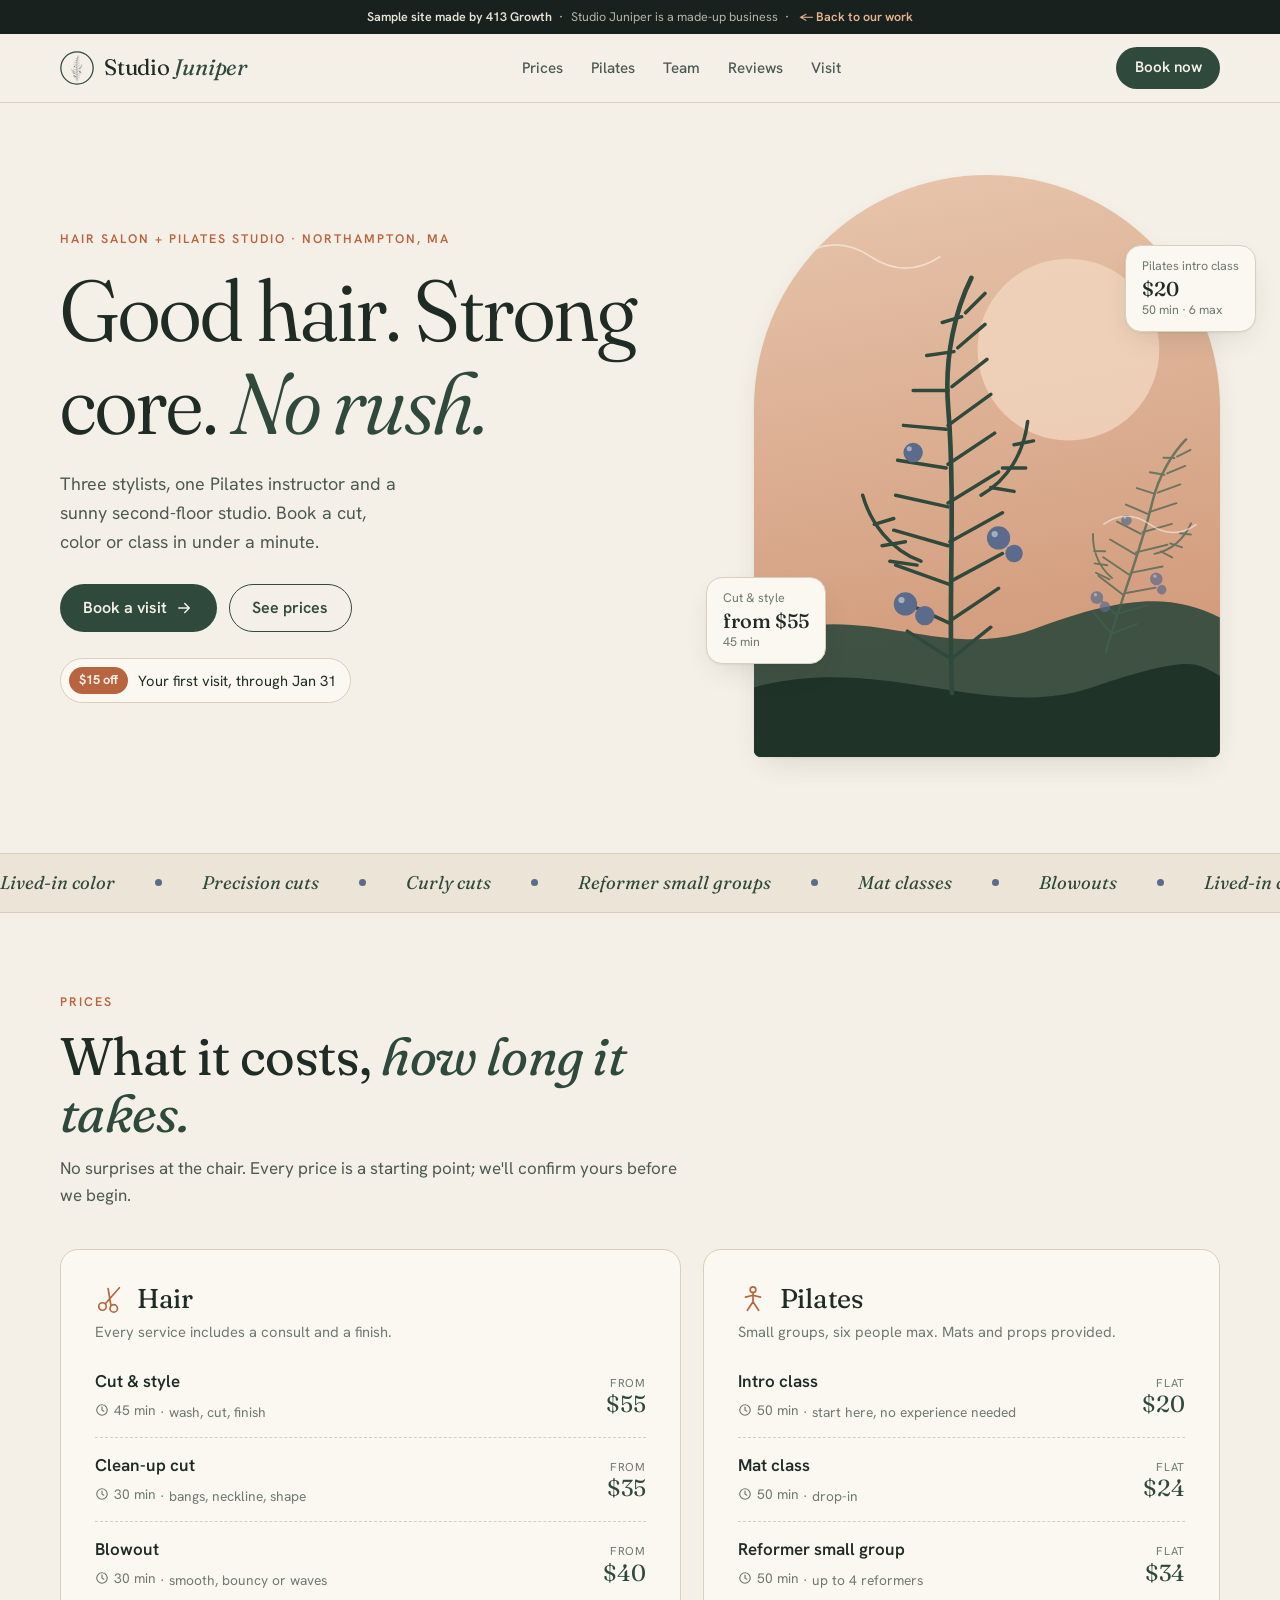
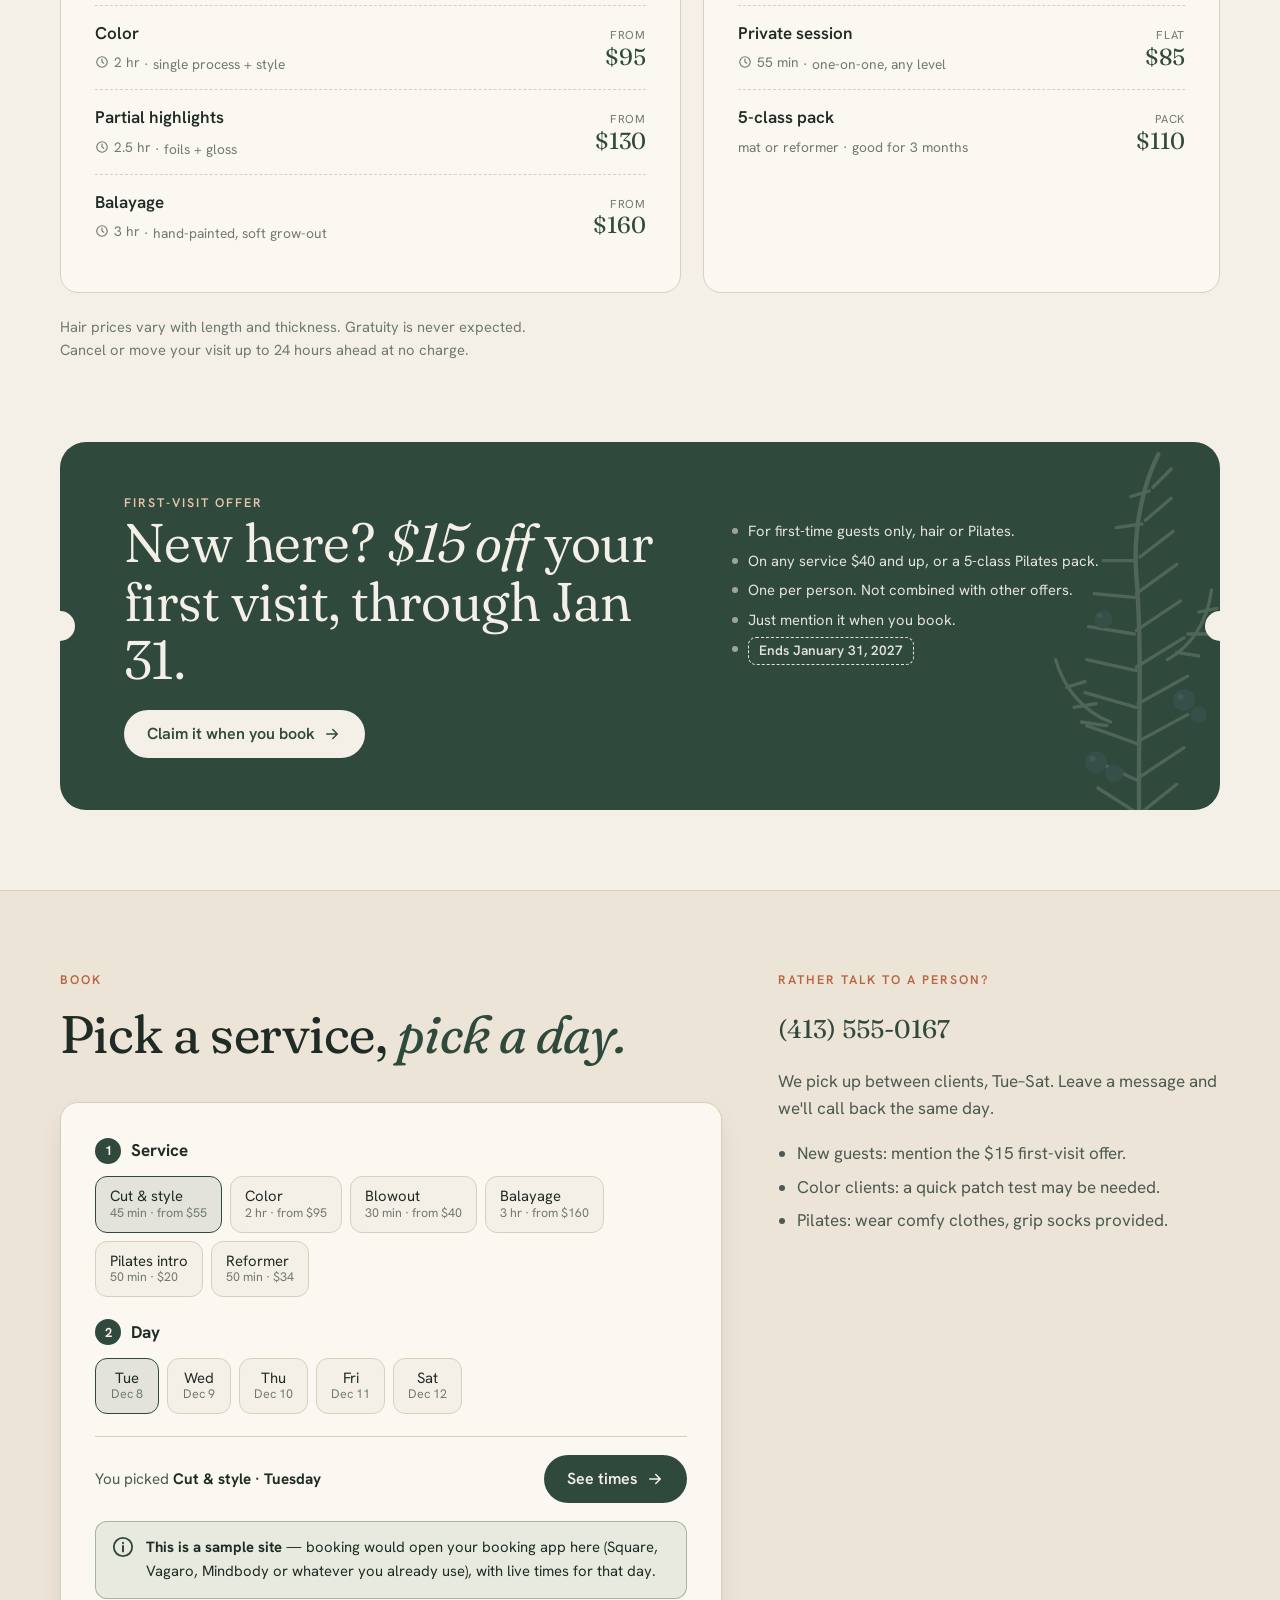
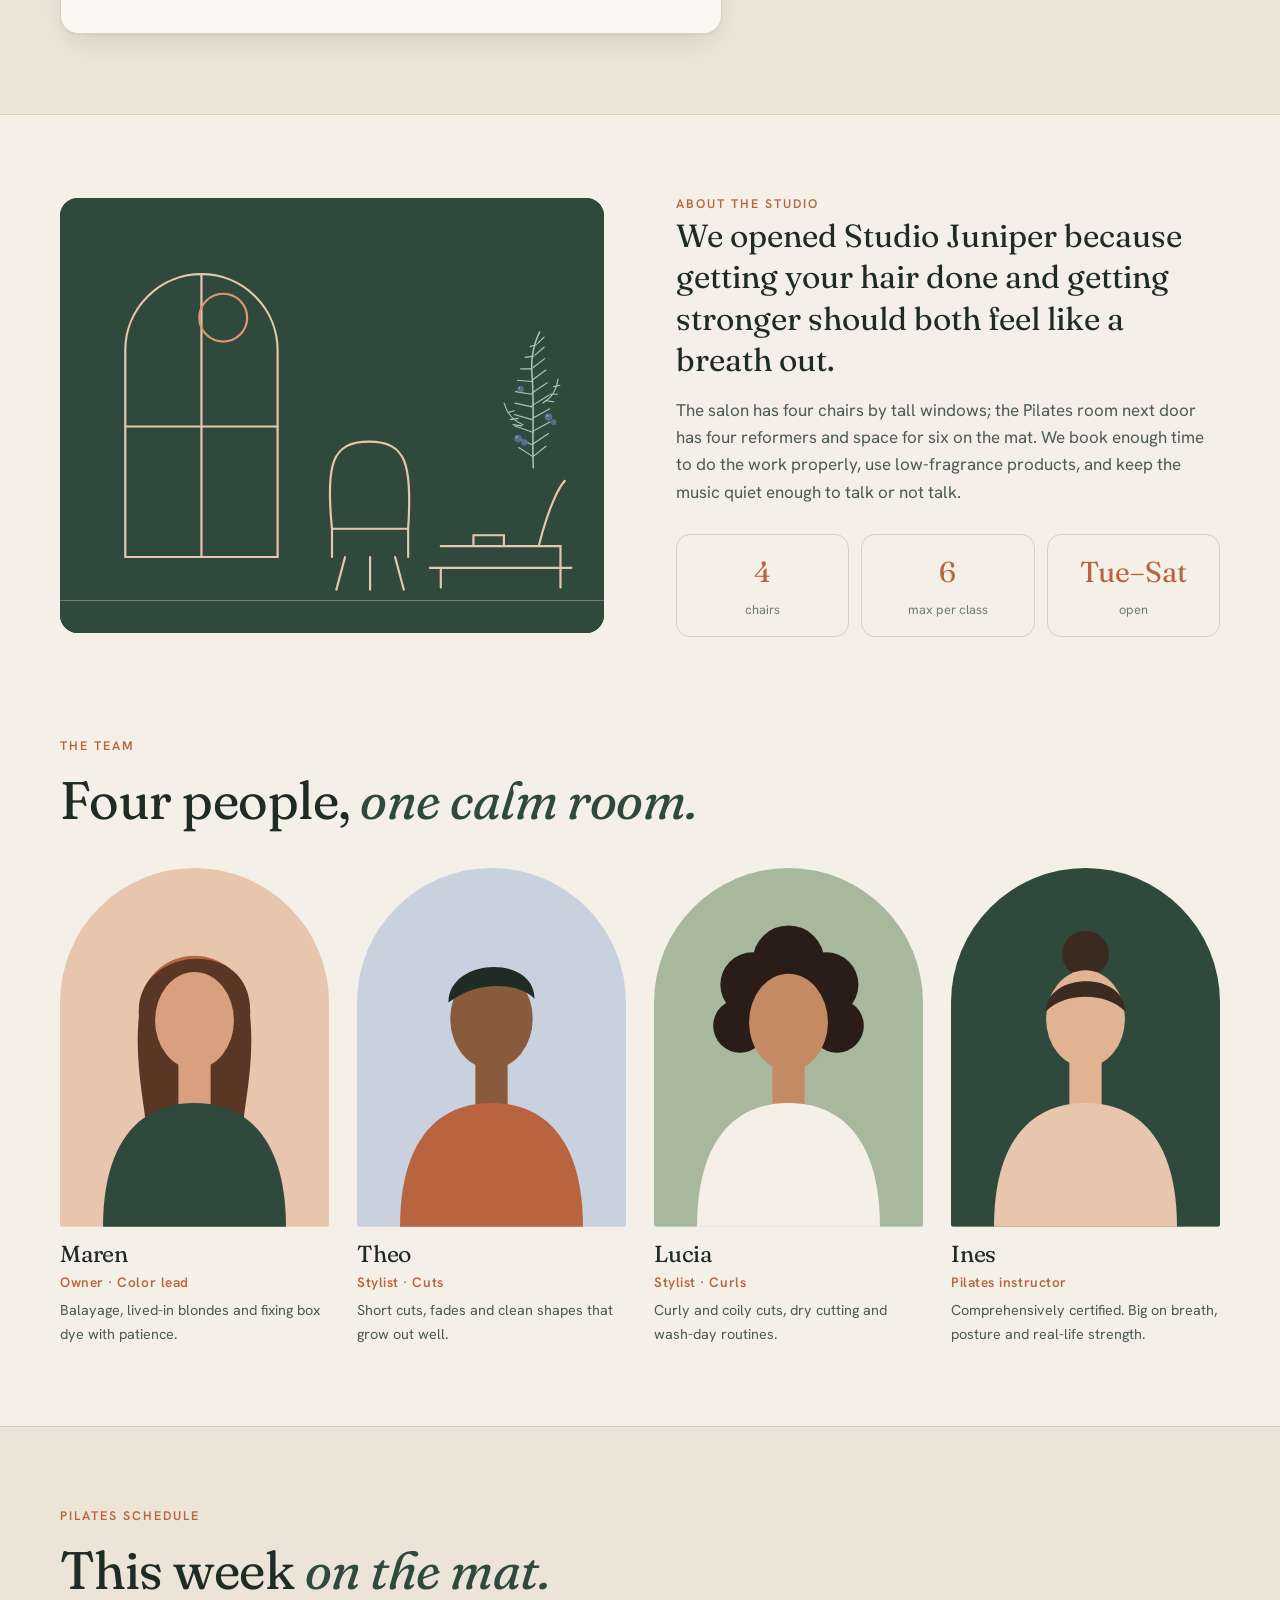
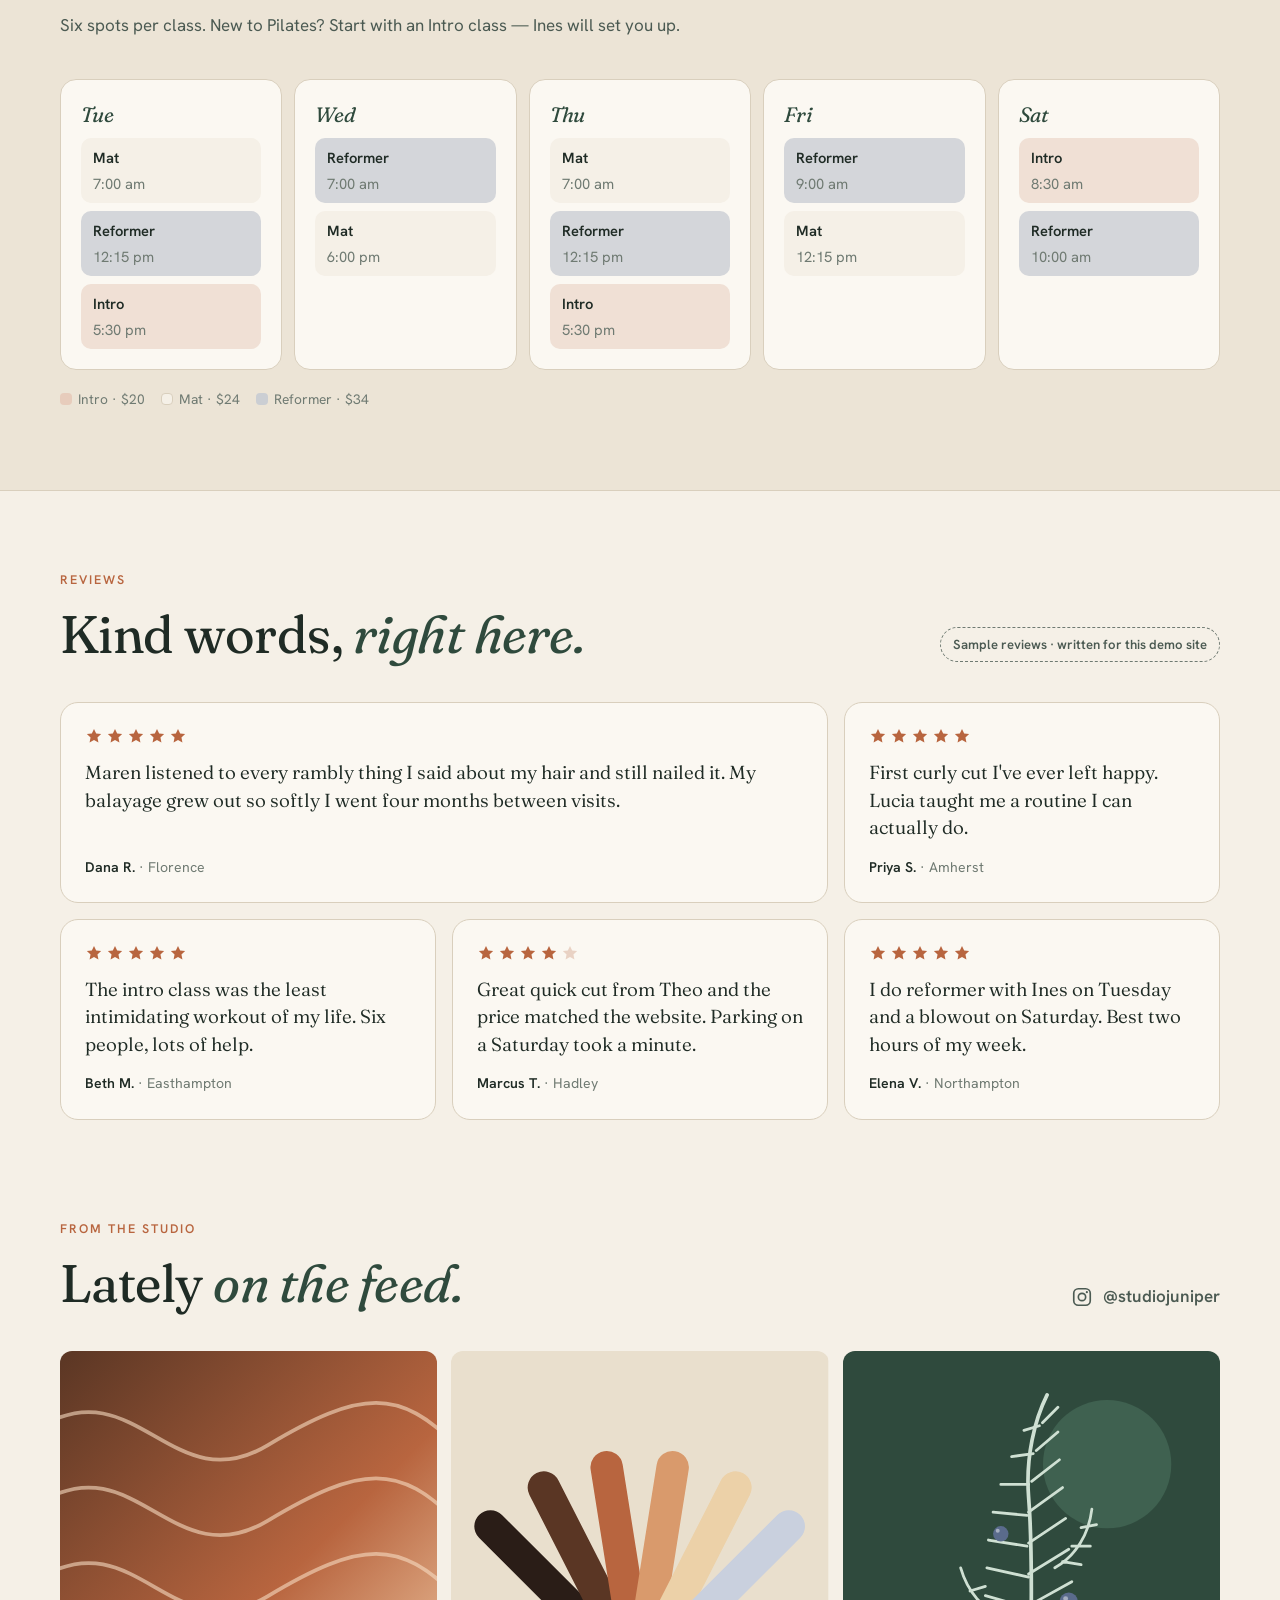
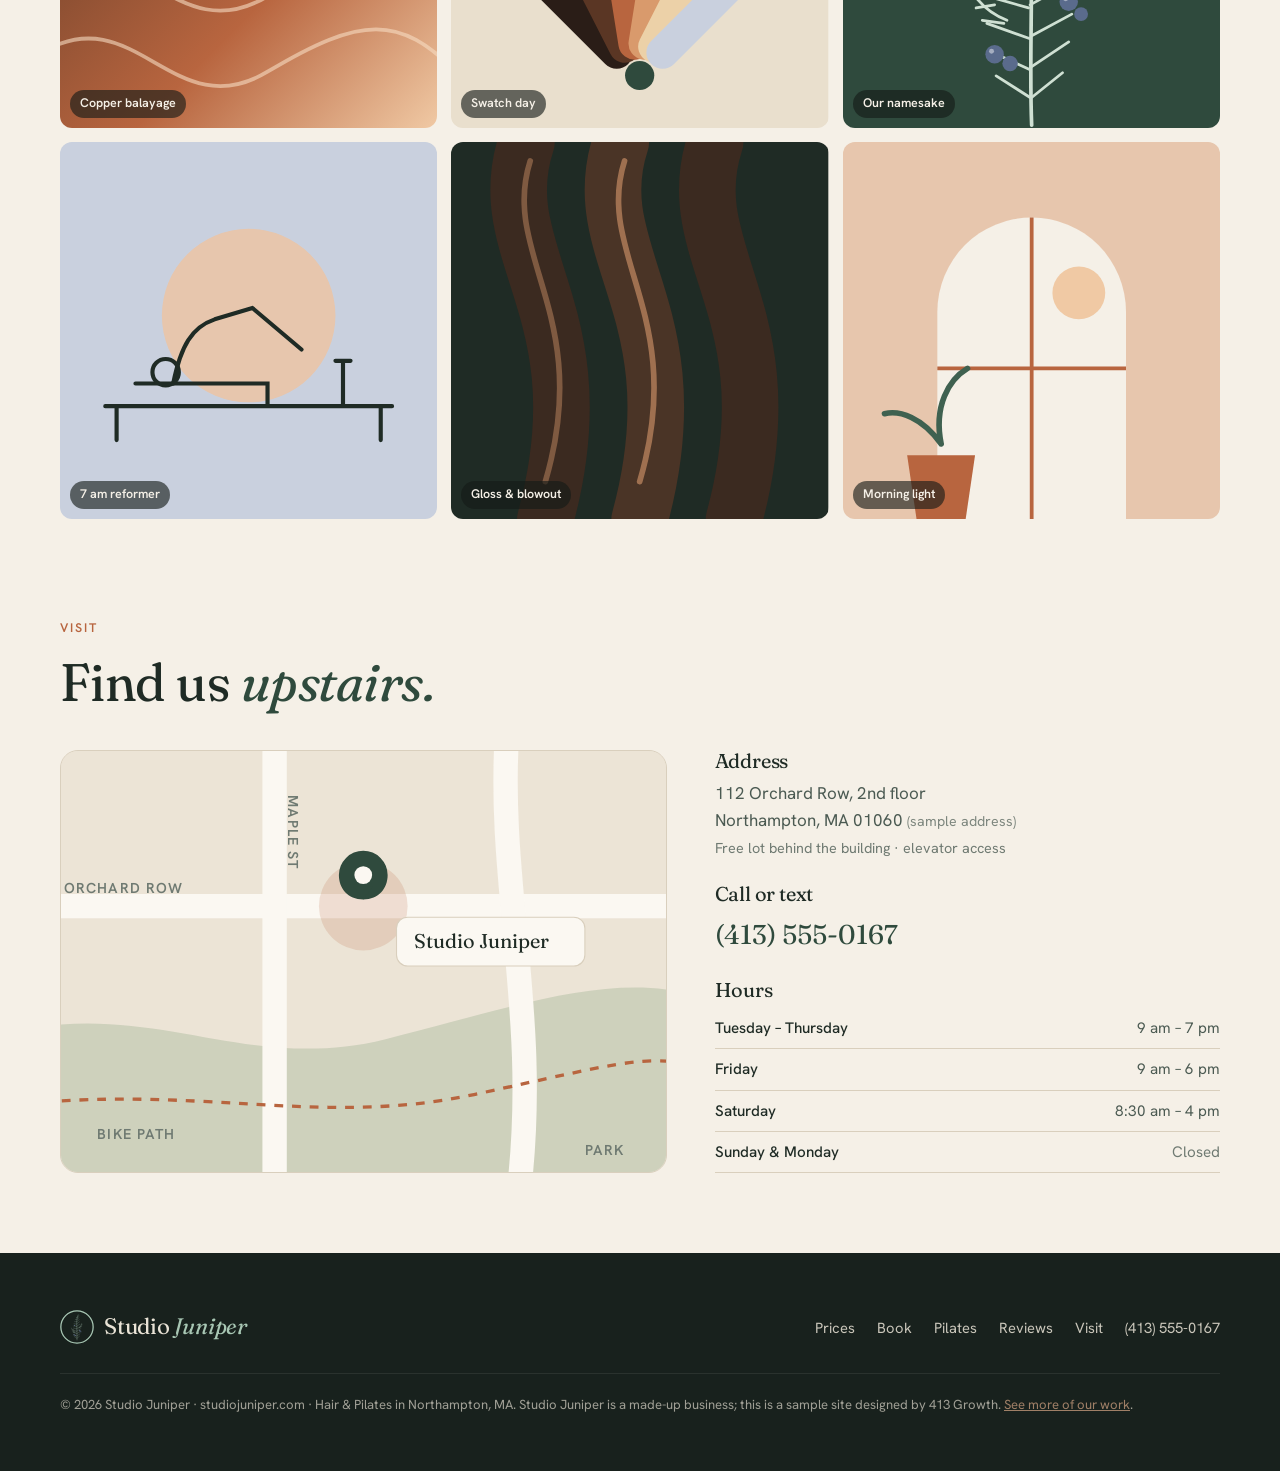
<file: work/juniper/index.html>
<!doctype html>
<html lang="en">
<head>
<meta charset="utf-8">
<meta name="viewport" content="width=device-width, initial-scale=1">
<title>Studio Juniper · Hair &amp; Pilates in Northampton</title>
<meta name="description" content="Studio Juniper is an independent hair salon and small Pilates studio in Northampton, MA. Sample site made by 413 Growth; the business is fictional.">
<meta name="robots" content="noindex">
<meta name="color-scheme" content="light dark">
<link rel="preconnect" href="https://fonts.googleapis.com">
<link rel="preconnect" href="https://fonts.gstatic.com" crossorigin>
<link href="https://fonts.googleapis.com/css2?family=Fraunces:ital,opsz,wght,SOFT@0,9..144,300..600,50;1,9..144,300..600,50&family=Hanken+Grotesk:wght@400;500;600;700&display=swap" rel="stylesheet">
<style>
:root{
  --bg:#f5f0e7;--bg-2:#ece4d6;--surface:#fbf8f2;--ink:#1f2b25;--ink-2:#4b5a52;--muted:#6f7a72;
  --line:#d9cfbd;--juniper:#2f4a3d;--juniper-2:#3f6150;--sage:#a8b89c;--clay:#b8653f;--clay-soft:#e7c6ad;
  --berry:#5a6b8c;--berry-soft:#c9d0de;--sprig:#2f4a3d;--tk-bg:#2f4a3d;--tk-ink:#f5f0e7;--tk-eye:#e7c6ad;--on-dark:#f5f0e7;--banner:#18211d;--banner-ink:#e9e3d6;
  --shadow:0 1px 2px rgba(31,43,37,.06),0 12px 32px -12px rgba(31,43,37,.18);
  --r:18px;--gut:20px;--max:1200px;--bh:34px;
  --display:"Fraunces",Georgia,"Times New Roman",serif;--body:"Hanken Grotesk",system-ui,-apple-system,"Segoe UI",sans-serif;
}
@media (prefers-color-scheme:dark){:root{
  --bg:#121815;--bg-2:#18201c;--surface:#1c2521;--ink:#ece6da;--ink-2:#c5c2b6;--muted:#9aa197;
  --line:#2f3a34;--juniper:#9fc2ad;--juniper-2:#7fa892;--sage:#5f7660;--clay:#e3946c;--clay-soft:#4a3226;
  --berry:#a9b6d6;--berry-soft:#2c3446;--sprig:#8fb59f;--tk-bg:#253d31;--tk-ink:#ece6da;--tk-eye:#e3946c;--on-dark:#121815;--banner:#0b0f0d;--banner-ink:#d6d1c4;
  --shadow:0 1px 2px rgba(0,0,0,.3),0 14px 34px -14px rgba(0,0,0,.6);
}}
*,*::before,*::after{box-sizing:border-box}
html{scroll-behavior:smooth;-webkit-text-size-adjust:100%}
body{margin:0;background:var(--bg);color:var(--ink);font-family:var(--body);font-size:17px;line-height:1.6;padding-top:var(--bh);overflow-x:hidden}
img,svg{display:block;max-width:100%}
a{color:inherit}
h1,h2,h3{font-family:var(--display);font-weight:400;line-height:1.08;margin:0;letter-spacing:-.01em;font-variation-settings:"SOFT" 50}
p{margin:0}
:focus-visible{outline:3px solid var(--clay);outline-offset:3px;border-radius:6px}
.sr{position:absolute;width:1px;height:1px;overflow:hidden;clip:rect(0 0 0 0);white-space:nowrap}
.wrap{max-width:var(--max);margin:0 auto;padding:0 var(--gut)}
section[id]{scroll-margin-top:calc(var(--bh) + 76px)}
.eyebrow{font-size:.78rem;font-weight:600;letter-spacing:.16em;text-transform:uppercase;color:var(--clay)}
.btn{display:inline-flex;align-items:center;justify-content:center;gap:.5em;min-height:48px;padding:.75em 1.4em;border-radius:999px;font:600 1rem/1 var(--body);text-decoration:none;border:1.5px solid transparent;cursor:pointer;transition:transform .2s ease,background-color .2s,color .2s,box-shadow .2s}
.btn-primary{background:var(--juniper);color:var(--on-dark)}
.btn-primary:hover{transform:translateY(-2px);box-shadow:var(--shadow)}
.btn-ghost{border-color:currentColor;color:var(--juniper);background:transparent}
.btn-ghost:hover{background:var(--juniper);color:var(--on-dark)}
.btn svg{width:18px;height:18px}

/* demo banner */
.demo{position:fixed;inset:0 0 auto 0;height:var(--bh);z-index:60;background:var(--banner);color:var(--banner-ink);font-size:12.5px;display:flex;align-items:center;justify-content:center;gap:.6em;padding:0 12px;white-space:nowrap;overflow:hidden}
.demo b{font-weight:600}.demo .d2{opacity:.75}
.demo a{color:#e9b38f;font-weight:600;text-decoration:none;margin-left:.2em}
.demo a:hover{text-decoration:underline}
@media (max-width:640px){.demo .d2,.demo .sep2{display:none}}

/* header */
.top{position:sticky;top:var(--bh);z-index:50;background:color-mix(in srgb,var(--bg) 88%,transparent);backdrop-filter:saturate(1.2) blur(10px);-webkit-backdrop-filter:saturate(1.2) blur(10px);border-bottom:1px solid var(--line)}
.top .wrap{display:flex;align-items:center;justify-content:space-between;height:68px;gap:16px}
.logo{display:flex;align-items:center;gap:10px;text-decoration:none;color:var(--juniper)}
.logo svg{width:34px;height:34px}
.logo span{font-family:var(--display);font-size:1.4rem;letter-spacing:-.01em;color:var(--ink)}
.logo em{font-style:italic;color:var(--juniper)}
.nav{display:none;gap:28px;font-size:.95rem;font-weight:500}
.nav a{text-decoration:none;color:var(--ink-2);position:relative}
.nav a::after{content:"";position:absolute;left:0;right:0;bottom:-4px;height:1.5px;background:var(--clay);transform:scaleX(0);transform-origin:left;transition:transform .25s}
.nav a:hover::after{transform:scaleX(1)}
.top .btn{min-height:42px;padding:.6em 1.15em;font-size:.95rem}
@media (min-width:900px){.nav{display:flex}}

/* hero */
.hero{padding:44px 0 56px;position:relative}
.hero .wrap{display:grid;gap:40px}
.hero h1{font-size:clamp(2.6rem,9vw,5.4rem);font-weight:350;margin:14px 0 20px}
.hero h1 em{font-style:italic;color:var(--juniper)}
.hero .lede{font-size:1.12rem;color:var(--ink-2);max-width:34ch}
.hero-cta{display:flex;flex-wrap:wrap;gap:12px;margin-top:28px}
.offer-chip{display:inline-flex;align-items:center;gap:10px;margin-top:26px;padding:8px 14px 8px 8px;border-radius:999px;background:var(--surface);border:1px solid var(--line);font-size:.92rem;text-decoration:none;color:var(--ink)}
.offer-chip b{background:var(--clay);color:var(--on-dark);border-radius:999px;padding:3px 10px;font-size:.8rem}
.offer-chip:hover{border-color:var(--clay)}
.hero-art{position:relative;max-width:520px;width:100%;justify-self:center}
.arch{aspect-ratio:4/5;border-radius:999px 999px 28px 28px;background:linear-gradient(170deg,var(--clay-soft),color-mix(in srgb,var(--clay) 55%,var(--clay-soft)));overflow:hidden;position:relative;box-shadow:var(--shadow)}
.arch svg{position:absolute;inset:0;width:100%;height:100%}
.sway{transform-origin:50% 100%;animation:sway 9s ease-in-out infinite}
@keyframes sway{0%,100%{transform:rotate(-1.5deg)}50%{transform:rotate(1.5deg)}}
.float{position:absolute;background:var(--surface);border:1px solid var(--line);border-radius:16px;padding:12px 16px;box-shadow:var(--shadow);font-size:.9rem;line-height:1.35}
.float small{display:block;color:var(--muted);font-size:.78rem}
.float strong{font-family:var(--display);font-size:1.25rem;font-weight:500}
.f1{left:-6px;bottom:16%;animation:bob 7s ease-in-out infinite}
.f2{right:-6px;top:12%;animation:bob 8s ease-in-out -3s infinite}
@keyframes bob{0%,100%{transform:translateY(0)}50%{transform:translateY(-8px)}}
@media (min-width:900px){.hero{padding:72px 0 96px}.hero .wrap{grid-template-columns:1.15fr .85fr;align-items:center;gap:64px}.f1{left:-48px}.f2{right:-36px}}

/* ticker */
.strip{border-block:1px solid var(--line);background:var(--bg-2);overflow:hidden}
.strip ul{list-style:none;margin:0;padding:14px 0;display:flex;gap:40px;width:max-content;animation:tick 40s linear infinite;font-family:var(--display);font-style:italic;font-size:1.15rem;color:var(--juniper)}
.strip li{display:flex;align-items:center;gap:40px}
.strip li::after{content:"";width:7px;height:7px;border-radius:50%;background:var(--berry)}
@keyframes tick{to{transform:translateX(-50%)}}

/* sections */
.sec{padding:80px 0}
.sec-head{display:grid;gap:14px;margin-bottom:40px;max-width:640px}
.sec-head h2{font-size:clamp(2rem,6vw,3.3rem)}
.sec-head h2 em{font-style:italic;color:var(--juniper)}
.sec-head p{color:var(--ink-2)}
.sec-head .eyebrow{color:var(--clay)}

/* prices */
.menu{display:grid;gap:22px}
.card{background:var(--surface);border:1px solid var(--line);border-radius:var(--r);padding:26px 22px}
.card h3{font-size:1.7rem;display:flex;align-items:center;gap:12px;margin-bottom:6px}
.card h3 svg{width:30px;height:30px;color:var(--clay)}
.card .sub{color:var(--muted);font-size:.92rem;margin-bottom:10px}
.pl{list-style:none;margin:0;padding:0}
.pl li{display:grid;grid-template-columns:1fr auto;align-items:baseline;gap:4px 12px;padding:14px 0;border-top:1px dashed var(--line)}
.pl li:first-child{border-top:0}
.pl .n{font-weight:600}
.pl .d{grid-column:1;font-size:.86rem;color:var(--muted)}
.pl .p{grid-row:1/span 2;grid-column:2;text-align:right;font-family:var(--display);font-size:1.45rem;line-height:1;color:var(--juniper);white-space:nowrap}
.pl .p small{display:block;font-family:var(--body);font-size:.72rem;letter-spacing:.06em;text-transform:uppercase;color:var(--muted);margin-bottom:4px}
.dur{display:inline-flex;align-items:center;gap:5px}
.dur svg{width:14px;height:14px}
.pnote{margin-top:22px;font-size:.92rem;color:var(--muted);max-width:60ch}
@media (min-width:900px){.menu{grid-template-columns:1.2fr 1fr}.card{padding:34px 34px}}

/* offer */
.offer{padding:0 0 80px}
.ticket{position:relative;display:grid;gap:22px;background:var(--tk-bg);color:var(--tk-ink);border-radius:26px;padding:34px 24px;overflow:hidden}
.ticket::before,.ticket::after{content:"";position:absolute;width:30px;height:30px;border-radius:50%;background:var(--bg);top:50%;transform:translateY(-50%)}
.ticket::before{left:-15px}.ticket::after{right:-15px}
.ticket .eyebrow{color:var(--tk-eye)}
.ticket>*:not(.deco){position:relative}
.ticket h2{font-size:clamp(2rem,6.5vw,3.4rem);font-weight:350}
.ticket h2 em{font-style:italic}
.terms{list-style:none;margin:0;padding:0;font-size:.92rem;display:grid;gap:6px;opacity:.92}
.terms li{display:flex;gap:10px}
.terms li::before{content:"";flex:none;width:6px;height:6px;margin-top:.62em;border-radius:50%;background:currentColor;opacity:.6}
.ticket .btn{background:var(--tk-ink);color:var(--tk-bg);justify-self:start}
.ticket .btn:hover{transform:translateY(-2px)}
.ticket .deco{position:absolute;right:-30px;bottom:-40px;width:220px;opacity:.16;color:var(--tk-ink)}
.endtag{display:inline-block;border:1px dashed currentColor;border-radius:8px;padding:2px 10px;font-size:.85rem;font-weight:600}
@media (min-width:900px){.ticket{grid-template-columns:1.3fr 1fr;padding:52px 64px;align-items:center;gap:20px 56px}.ticket .btn{grid-column:1}}

/* booking */
#book{background:var(--bg-2);border-block:1px solid var(--line)}
.booker{display:grid;gap:28px}
.bk{background:var(--surface);border:1px solid var(--line);border-radius:var(--r);padding:24px 20px;box-shadow:var(--shadow)}
.bk fieldset{border:0;margin:0 0 22px;padding:0;min-width:0}
.bk legend{font-weight:700;margin-bottom:12px;display:flex;align-items:center;gap:10px;padding:0}
.bk legend i{font-style:normal;width:26px;height:26px;border-radius:50%;background:var(--juniper);color:var(--on-dark);display:inline-grid;place-items:center;font-size:.82rem}
.chips{display:flex;flex-wrap:wrap;gap:8px}
.chip{position:relative}
.chip input{position:absolute;opacity:0;inset:0;margin:0;cursor:pointer}
.chip span{display:block;padding:10px 14px;border:1.5px solid var(--line);border-radius:12px;font-size:.93rem;line-height:1.25;background:var(--bg);transition:border-color .15s,background-color .15s}
.chip span small{display:block;color:var(--muted);font-size:.78rem}
.chip input:checked+span{border-color:var(--juniper);background:color-mix(in srgb,var(--juniper) 12%,var(--surface))}
.chip input:focus-visible+span{outline:3px solid var(--clay);outline-offset:2px}
.chip:hover span{border-color:var(--juniper-2)}
.days .chip span{text-align:center;min-width:64px}
.summary{display:flex;flex-wrap:wrap;align-items:center;justify-content:space-between;gap:14px;border-top:1px solid var(--line);padding-top:18px}
.summary p{font-size:.95rem;color:var(--ink-2)}
.summary strong{color:var(--ink)}
.sample-note{display:flex;gap:12px;margin-top:18px;padding:14px 16px;border-radius:12px;background:color-mix(in srgb,var(--sage) 22%,var(--surface));border:1px solid color-mix(in srgb,var(--juniper-2) 40%,transparent);font-size:.93rem}
.sample-note svg{flex:none;width:22px;height:22px;color:var(--juniper)}
.sample-note.pop{animation:pop .4s ease}
@keyframes pop{50%{transform:scale(1.02)}}
.book-side{display:grid;gap:18px;align-content:start}
.book-side .call{font-family:var(--display);font-size:1.6rem;color:var(--juniper);text-decoration:none}
.book-side ul{margin:0;padding-left:1.1em;color:var(--ink-2);display:grid;gap:6px}
@media (min-width:900px){.booker{grid-template-columns:1.5fr 1fr;gap:56px}.bk{padding:34px}}

/* about */
.about .wrap{display:grid;gap:40px}
.about-art{border-radius:var(--r);background:var(--juniper);aspect-ratio:5/4;position:relative;overflow:hidden}
.about-art svg{position:absolute;inset:0;width:100%;height:100%}
.about p+p{margin-top:16px}
.about .big{font-family:var(--display);font-size:clamp(1.45rem,3.6vw,2rem);line-height:1.3;color:var(--ink)}
.facts{display:grid;grid-template-columns:repeat(3,1fr);gap:12px;margin-top:28px;text-align:center}
.facts div{border:1px solid var(--line);border-radius:14px;padding:14px 6px}
.facts strong{display:block;font-family:var(--display);font-size:clamp(1.3rem,5vw,1.8rem);white-space:nowrap;font-weight:400;color:var(--clay)}
.facts span{font-size:.8rem;color:var(--muted)}
@media (min-width:900px){.about .wrap{grid-template-columns:1fr 1fr;align-items:center;gap:72px}}

/* team */
.team{display:grid;grid-template-columns:repeat(2,1fr);gap:16px}
.person{text-align:left}
.portrait{aspect-ratio:3/4;border-radius:999px 999px 16px 16px;overflow:hidden;margin-bottom:14px;transition:transform .3s}
.person:hover .portrait{transform:translateY(-4px)}
.portrait svg{width:100%;height:100%}
.person h3{font-size:1.45rem}
.person .role{font-size:.85rem;color:var(--clay);font-weight:600;letter-spacing:.04em}
.person p{font-size:.9rem;color:var(--ink-2);margin-top:6px}
@media (min-width:900px){.team{grid-template-columns:repeat(4,1fr);gap:28px}}

/* schedule */
.sched{display:grid;gap:12px}
.day{background:var(--surface);border:1px solid var(--line);border-radius:16px;padding:16px 18px;display:grid;grid-template-columns:64px 1fr;gap:12px;align-items:start;align-content:start}
.day h3{font-size:1.3rem;font-style:italic;color:var(--juniper);padding-top:4px}
.day ul{list-style:none;margin:0;padding:0;display:grid;gap:8px}
.cls{display:flex;justify-content:space-between;gap:10px;padding:8px 12px;border-radius:10px;background:var(--bg);font-size:.92rem}
.cls b{font-weight:600}
.cls span{color:var(--muted);white-space:nowrap}
.cls.intro{background:color-mix(in srgb,var(--clay) 16%,var(--surface))}
.cls.ref{background:color-mix(in srgb,var(--berry) 24%,var(--surface))}
.legend{display:flex;flex-wrap:wrap;gap:16px;margin-top:18px;font-size:.86rem;color:var(--muted)}
.legend i{display:inline-block;width:12px;height:12px;border-radius:4px;margin-right:6px;vertical-align:-1px}
@media (min-width:900px){.sched{grid-template-columns:repeat(5,1fr)}.day{grid-template-columns:1fr;padding:20px}.cls{flex-direction:column;gap:2px}}

/* reviews */
.rv-head{display:flex;flex-wrap:wrap;align-items:end;justify-content:space-between;gap:16px}
.badge{display:inline-flex;align-items:center;gap:8px;padding:6px 12px;border-radius:999px;border:1px dashed var(--muted);font-size:.82rem;font-weight:600;color:var(--ink-2)}
.reviews{display:grid;gap:16px}
.rv{background:var(--surface);border:1px solid var(--line);border-radius:var(--r);padding:24px;display:flex;flex-direction:column;gap:14px;margin:0}
.stars{display:flex;gap:3px;color:var(--clay)}
.stars svg{width:18px;height:18px}
.rv blockquote{margin:0;font-family:var(--display);font-size:1.18rem;line-height:1.45;font-weight:350}
.rv figcaption{margin-top:auto;font-size:.88rem;color:var(--muted)}
.rv figcaption b{color:var(--ink);font-weight:600}
@media (min-width:700px){.reviews{grid-template-columns:repeat(2,1fr)}}
@media (min-width:1000px){.reviews{grid-template-columns:repeat(3,1fr)}.rv.wide{grid-column:span 2}}

/* gallery */
.gal{display:grid;grid-template-columns:repeat(2,1fr);gap:8px}
.tile{aspect-ratio:1;border-radius:12px;overflow:hidden;position:relative;margin:0}
.tile svg{width:100%;height:100%;transition:transform .5s ease}
.tile:hover svg{transform:scale(1.04)}
.tile figcaption{position:absolute;left:10px;bottom:10px;font-size:.78rem;font-weight:600;background:rgba(20,26,23,.62);color:#f5f0e7;padding:4px 10px;border-radius:999px}
.ig{display:flex;align-items:center;gap:10px;color:var(--ink-2);font-weight:600;text-decoration:none}
.ig svg{width:22px;height:22px}
@media (min-width:800px){.gal{grid-template-columns:repeat(3,1fr);gap:14px}}

/* visit */
.visit{display:grid;gap:24px}
.map{border-radius:var(--r);overflow:hidden;border:1px solid var(--line);min-height:280px;background:var(--bg-2)}
.map svg{width:100%;height:100%}
.info{display:grid;gap:22px}
.info h3{font-size:1.25rem;margin-bottom:8px}
.hours{width:100%;border-collapse:collapse;font-size:.95rem}
.hours th{text-align:left;font-weight:500;padding:8px 0;border-bottom:1px solid var(--line)}
.hours td{text-align:right;padding:8px 0;border-bottom:1px solid var(--line);color:var(--ink-2)}
.hours .closed td{color:var(--muted)}
address{font-style:normal;color:var(--ink-2)}
.tel{font-family:var(--display);font-size:1.7rem;color:var(--juniper);text-decoration:none}
@media (min-width:900px){.visit{grid-template-columns:1.2fr 1fr;gap:48px}}

/* footer */
footer{background:var(--banner);color:var(--banner-ink);padding:56px 0 110px}
footer .wrap{display:grid;gap:28px}
footer .logo span{color:var(--banner-ink)}
footer .logo,footer .logo em{color:#a8c7b4}
footer nav{display:flex;flex-wrap:wrap;gap:10px 22px;font-size:.92rem}
footer nav a{text-decoration:none;opacity:.85}
footer nav a:hover{opacity:1;text-decoration:underline}
footer .fine{font-size:.82rem;opacity:.65;border-top:1px solid rgba(255,255,255,.12);padding-top:20px}
footer .fine a{color:#e9b38f}
@media (min-width:900px){footer{padding-bottom:56px}footer .wrap{grid-template-columns:1fr auto;align-items:center}footer .fine{grid-column:1/-1}}

/* sticky phone bar */
.mbar{position:fixed;left:0;right:0;bottom:0;z-index:55;display:flex;gap:10px;padding:10px 16px calc(10px + env(safe-area-inset-bottom));background:color-mix(in srgb,var(--surface) 92%,transparent);backdrop-filter:blur(10px);-webkit-backdrop-filter:blur(10px);border-top:1px solid var(--line)}
.mbar .btn{flex:1}
.mbar .btn-ghost{flex:0 0 auto;width:52px;padding:0}
@media (min-width:900px){.mbar{display:none}}
@media (max-width:899px){body{padding-bottom:76px}.top .btn{display:none}}

@media (prefers-reduced-motion:reduce){
  html{scroll-behavior:auto}
  *,*::before,*::after{animation:none!important;transition:none!important}
}
</style>
</head>
<body>

<div class="demo" role="note">
  <b>Sample site made by 413 Growth</b><span class="sep2" aria-hidden="true">·</span><span class="d2">Studio Juniper is a made-up business</span><span aria-hidden="true">·</span><a href="../../work.html">← Back to our work</a>
</div>

<svg width="0" height="0" style="position:absolute" aria-hidden="true" focusable="false">
  <defs>
    <symbol id="sprig" viewBox="0 0 120 220">
      <path d="M60 218 C58 170 62 120 58 70 C56 44 62 20 70 4" fill="none" stroke="currentColor" stroke-width="2.4" stroke-linecap="round"/>
      <g fill="none" stroke="currentColor" stroke-width="1.8" stroke-linecap="round">
        <path d="M59 200 l-22 -14 M60 200 l20 -16 M59 182 l-26 -12 M60 180 l24 -16 M59 162 l-28 -10 M60 160 l26 -14 M58 142 l-28 -8 M59 140 l27 -15 M58 122 l-27 -6 M58 120 l26 -16 M57 102 l-25 -4 M58 100 l24 -16 M57 82 l-22 -2 M58 80 l22 -16 M58 62 l-18 0 M60 60 l18 -14 M61 42 l-14 2 M63 40 l14 -12 M65 24 l-10 3 M67 22 l10 -10"/>
        <path d="M44 150 c-16 -6 -26 -20 -30 -34 M42 152 l-14 -2 M36 140 l-12 2 M30 128 l-10 3" />
        <path d="M75 116 c14 -8 22 -22 24 -38 M80 112 l12 2 M86 102 l12 0 M92 90 l10 -2"/>
      </g>
      <g style="fill:var(--berry)"><circle cx="36" cy="172" r="6"/><circle cx="46" cy="178" r="5"/><circle cx="84" cy="138" r="6"/><circle cx="92" cy="146" r="4.5"/><circle cx="40" cy="94" r="5"/></g>
      <g fill="#fff" opacity=".45"><circle cx="34" cy="170" r="1.6"/><circle cx="82" cy="136" r="1.6"/><circle cx="38" cy="92" r="1.3"/></g>
    </symbol>
    <symbol id="star" viewBox="0 0 24 24"><path fill="currentColor" d="M12 2.5l2.9 6.1 6.6.8-4.9 4.6 1.3 6.6L12 17.3l-5.9 3.3 1.3-6.6-4.9-4.6 6.6-.8z"/></symbol>
    <symbol id="clock" viewBox="0 0 24 24"><circle cx="12" cy="12" r="9" fill="none" stroke="currentColor" stroke-width="2"/><path d="M12 7v5l3 2" fill="none" stroke="currentColor" stroke-width="2" stroke-linecap="round"/></symbol>
    <symbol id="arrow" viewBox="0 0 24 24"><path d="M5 12h13M13 6l6 6-6 6" fill="none" stroke="currentColor" stroke-width="2" stroke-linecap="round" stroke-linejoin="round"/></symbol>
    <symbol id="phone" viewBox="0 0 24 24"><path d="M6.6 3.5h2.6l1.4 4.2-2 1.4a12 12 0 0 0 6.3 6.3l1.4-2 4.2 1.4v2.6a2 2 0 0 1-2.2 2A16.5 16.5 0 0 1 4.6 5.7a2 2 0 0 1 2-2.2z" fill="none" stroke="currentColor" stroke-width="1.9" stroke-linejoin="round"/></symbol>
  </defs>
</svg>

<header class="top">
  <div class="wrap">
    <a class="logo" href="#top" aria-label="Studio Juniper, home">
      <svg viewBox="0 0 40 40" aria-hidden="true"><circle cx="20" cy="20" r="19" fill="none" stroke="currentColor" stroke-width="1.5"/><use href="#sprig" x="9" y="5" width="22" height="31" style="color:currentColor"/></svg>
      <span>Studio <em>Juniper</em></span>
    </a>
    <nav class="nav" aria-label="Main">
      <a href="#prices">Prices</a><a href="#pilates">Pilates</a><a href="#team">Team</a><a href="#reviews">Reviews</a><a href="#visit">Visit</a>
    </nav>
    <a class="btn btn-primary" href="#book">Book now</a>
  </div>
</header>

<main id="top">
  <section class="hero" aria-labelledby="hero-h">
    <div class="wrap">
      <div>
        <p class="eyebrow">Hair salon + Pilates studio · Northampton, MA</p>
        <h1 id="hero-h">Good hair. Strong core. <em>No rush.</em></h1>
        <p class="lede">Three stylists, one Pilates instructor and a sunny second-floor studio. Book a cut, color or class in under a minute.</p>
        <div class="hero-cta">
          <a class="btn btn-primary" href="#book">Book a visit <svg aria-hidden="true"><use href="#arrow"/></svg></a>
          <a class="btn btn-ghost" href="#prices">See prices</a>
        </div>
        <a class="offer-chip" href="#offer"><b>$15 off</b> Your first visit, through Jan 31</a>
      </div>
      <div class="hero-art">
        <div class="arch">
          <svg viewBox="0 0 400 500" role="img" aria-label="Illustration of a juniper branch with blue berries under a soft sun">
            <circle cx="270" cy="150" r="78" fill="#f3d9c2" opacity=".75"/>
            <path d="M0 400 C90 360 160 420 240 390 S360 360 400 380 V500 H0z" fill="#2f4a3d" opacity=".9"/>
            <path d="M0 440 C110 410 200 470 290 440 S380 420 400 430 V500 H0z" fill="#1f3329"/>
            <g class="sway" style="color:var(--sprig)"><use href="#sprig" x="70" y="80" width="200" height="370"/></g>
            <g style="color:#3f6150" opacity=".7" transform="rotate(18 300 400)"><use href="#sprig" x="250" y="210" width="110" height="200"/></g>
            <g fill="none" stroke="#fbf8f2" stroke-width="1.4" opacity=".55"><path d="M40 70 q30 -20 60 0 t60 0"/><path d="M300 300 q20 -14 40 0 t40 0"/></g>
          </svg>
        </div>
        <div class="float f1"><small>Cut &amp; style</small><strong>from $55</strong><small>45 min</small></div>
        <div class="float f2"><small>Pilates intro class</small><strong>$20</strong><small>50 min · 6 max</small></div>
      </div>
    </div>
  </section>

  <div class="strip" aria-hidden="true">
    <ul>
      <li>Lived-in color</li><li>Precision cuts</li><li>Curly cuts</li><li>Reformer small groups</li><li>Mat classes</li><li>Blowouts</li>
      <li>Lived-in color</li><li>Precision cuts</li><li>Curly cuts</li><li>Reformer small groups</li><li>Mat classes</li><li>Blowouts</li>
    </ul>
  </div>

  <section class="sec" id="prices" aria-labelledby="prices-h">
    <div class="wrap">
      <div class="sec-head">
        <p class="eyebrow">Prices</p>
        <h2 id="prices-h">What it costs, <em>how long it takes.</em></h2>
        <p>No surprises at the chair. Every price is a starting point; we'll confirm yours before we begin.</p>
      </div>
      <div class="menu">
        <div class="card">
          <h3><svg viewBox="0 0 32 32" aria-hidden="true"><g fill="none" stroke="currentColor" stroke-width="1.8" stroke-linecap="round"><circle cx="8" cy="24" r="4"/><circle cx="20" cy="26" r="4"/><path d="M11 21 L26 4 M17 23 L14 5"/></g></svg>Hair</h3>
          <p class="sub">Every service includes a consult and a finish.</p>
          <ul class="pl">
            <li><span class="n">Cut &amp; style</span><span class="d"><span class="dur"><svg aria-hidden="true"><use href="#clock"/></svg>45 min</span> · wash, cut, finish</span><span class="p"><small>from</small>$55</span></li>
            <li><span class="n">Clean-up cut</span><span class="d"><span class="dur"><svg aria-hidden="true"><use href="#clock"/></svg>30 min</span> · bangs, neckline, shape</span><span class="p"><small>from</small>$35</span></li>
            <li><span class="n">Blowout</span><span class="d"><span class="dur"><svg aria-hidden="true"><use href="#clock"/></svg>30 min</span> · smooth, bouncy or waves</span><span class="p"><small>from</small>$40</span></li>
            <li><span class="n">Color</span><span class="d"><span class="dur"><svg aria-hidden="true"><use href="#clock"/></svg>2 hr</span> · single process + style</span><span class="p"><small>from</small>$95</span></li>
            <li><span class="n">Partial highlights</span><span class="d"><span class="dur"><svg aria-hidden="true"><use href="#clock"/></svg>2.5 hr</span> · foils + gloss</span><span class="p"><small>from</small>$130</span></li>
            <li><span class="n">Balayage</span><span class="d"><span class="dur"><svg aria-hidden="true"><use href="#clock"/></svg>3 hr</span> · hand-painted, soft grow-out</span><span class="p"><small>from</small>$160</span></li>
          </ul>
        </div>
        <div class="card">
          <h3><svg viewBox="0 0 32 32" aria-hidden="true"><g fill="none" stroke="currentColor" stroke-width="1.8" stroke-linecap="round"><circle cx="16" cy="6" r="3"/><path d="M16 10 v9 M8 14 l8 -2 8 2 M16 19 l-6 9 M16 19 l6 9"/></g></svg>Pilates</h3>
          <p class="sub">Small groups, six people max. Mats and props provided.</p>
          <ul class="pl">
            <li><span class="n">Intro class</span><span class="d"><span class="dur"><svg aria-hidden="true"><use href="#clock"/></svg>50 min</span> · start here, no experience needed</span><span class="p"><small>flat</small>$20</span></li>
            <li><span class="n">Mat class</span><span class="d"><span class="dur"><svg aria-hidden="true"><use href="#clock"/></svg>50 min</span> · drop-in</span><span class="p"><small>flat</small>$24</span></li>
            <li><span class="n">Reformer small group</span><span class="d"><span class="dur"><svg aria-hidden="true"><use href="#clock"/></svg>50 min</span> · up to 4 reformers</span><span class="p"><small>flat</small>$34</span></li>
            <li><span class="n">Private session</span><span class="d"><span class="dur"><svg aria-hidden="true"><use href="#clock"/></svg>55 min</span> · one-on-one, any level</span><span class="p"><small>flat</small>$85</span></li>
            <li><span class="n">5-class pack</span><span class="d">mat or reformer · good for 3 months</span><span class="p"><small>pack</small>$110</span></li>
          </ul>
        </div>
      </div>
      <p class="pnote">Hair prices vary with length and thickness. Gratuity is never expected. Cancel or move your visit up to 24 hours ahead at no charge.</p>
    </div>
  </section>

  <section class="offer" id="offer" aria-labelledby="offer-h">
    <div class="wrap">
      <div class="ticket">
        <svg class="deco" viewBox="0 0 120 220" aria-hidden="true"><use href="#sprig"/></svg>
        <div>
          <p class="eyebrow">First-visit offer</p>
          <h2 id="offer-h">New here? <em>$15 off</em> your first visit, through Jan 31.</h2>
        </div>
        <ul class="terms" aria-label="Offer terms">
          <li>For first-time guests only, hair or Pilates.</li>
          <li>On any service $40 and up, or a 5-class Pilates pack.</li>
          <li>One per person. Not combined with other offers.</li>
          <li>Just mention it when you book.</li>
          <li><span class="endtag">Ends January 31, 2027</span></li>
        </ul>
        <a class="btn" href="#book">Claim it when you book <svg aria-hidden="true"><use href="#arrow"/></svg></a>
      </div>
    </div>
  </section>

  <section class="sec" id="book" aria-labelledby="book-h">
    <div class="wrap booker">
      <div>
        <div class="sec-head">
          <p class="eyebrow">Book</p>
          <h2 id="book-h">Pick a service, <em>pick a day.</em></h2>
        </div>
        <form class="bk" id="bk" onsubmit="return false">
          <fieldset>
            <legend><i>1</i>Service</legend>
            <div class="chips" id="svc">
              <label class="chip"><input type="radio" name="svc" value="Cut &amp; style" checked><span>Cut &amp; style<small>45 min · from $55</small></span></label>
              <label class="chip"><input type="radio" name="svc" value="Color"><span>Color<small>2 hr · from $95</small></span></label>
              <label class="chip"><input type="radio" name="svc" value="Blowout"><span>Blowout<small>30 min · from $40</small></span></label>
              <label class="chip"><input type="radio" name="svc" value="Balayage"><span>Balayage<small>3 hr · from $160</small></span></label>
              <label class="chip"><input type="radio" name="svc" value="Pilates intro class"><span>Pilates intro<small>50 min · $20</small></span></label>
              <label class="chip"><input type="radio" name="svc" value="Reformer small group"><span>Reformer<small>50 min · $34</small></span></label>
            </div>
          </fieldset>
          <fieldset>
            <legend><i>2</i>Day</legend>
            <div class="chips days" id="days">
              <label class="chip"><input type="radio" name="day" value="Tuesday" checked><span>Tue<small data-d="2">&nbsp;</small></span></label>
              <label class="chip"><input type="radio" name="day" value="Wednesday"><span>Wed<small data-d="3">&nbsp;</small></span></label>
              <label class="chip"><input type="radio" name="day" value="Thursday"><span>Thu<small data-d="4">&nbsp;</small></span></label>
              <label class="chip"><input type="radio" name="day" value="Friday"><span>Fri<small data-d="5">&nbsp;</small></span></label>
              <label class="chip"><input type="radio" name="day" value="Saturday"><span>Sat<small data-d="6">&nbsp;</small></span></label>
            </div>
          </fieldset>
          <div class="summary">
            <p aria-live="polite">You picked <strong id="pick">Cut &amp; style · Tuesday</strong></p>
            <button class="btn btn-primary" type="button" id="go">See times <svg aria-hidden="true"><use href="#arrow"/></svg></button>
          </div>
          <div class="sample-note" id="note" role="status">
            <svg viewBox="0 0 24 24" aria-hidden="true"><circle cx="12" cy="12" r="10" fill="none" stroke="currentColor" stroke-width="2"/><path d="M12 11v6M12 7.5v.5" stroke="currentColor" stroke-width="2.2" stroke-linecap="round"/></svg>
            <p><strong>This is a sample site</strong> — booking would open your booking app here (Square, Vagaro, Mindbody or whatever you already use), with live times for that day.</p>
          </div>
        </form>
      </div>
      <aside class="book-side" aria-label="Other ways to book">
        <p class="eyebrow">Rather talk to a person?</p>
        <a class="call" href="tel:+14135550167">(413) 555-0167</a>
        <p style="color:var(--ink-2)">We pick up between clients, Tue–Sat. Leave a message and we'll call back the same day.</p>
        <ul>
          <li>New guests: mention the $15 first-visit offer.</li>
          <li>Color clients: a quick patch test may be needed.</li>
          <li>Pilates: wear comfy clothes, grip socks provided.</li>
        </ul>
      </aside>
    </div>
  </section>

  <section class="sec about" id="about" aria-labelledby="about-h">
    <div class="wrap">
      <div class="about-art">
        <svg viewBox="0 0 500 400" role="img" aria-label="Line drawing of the studio: an arched window, a salon chair and a Pilates reformer">
          <rect width="500" height="400" fill="#2f4a3d"/>
          <g fill="none" stroke="#e7c6ad" stroke-width="2" stroke-linecap="round">
            <path d="M60 330 V140 a70 70 0 0 1 140 0 V330z"/><path d="M130 70 V330 M60 210 H200"/>
            <circle cx="150" cy="110" r="22" stroke="#e3946c"/>
            <path d="M250 330 v-26 h70 v26 M250 304 c-6 -60 0 -80 34 -80 s40 20 36 80 M262 330 l-8 30 M308 330 l8 30 M285 330 v30"/>
            <path d="M340 340 H470 M350 340 v18 M460 340 v18 M350 320 h110 v20 M440 320 c10 -40 20 -56 24 -60 M380 320 v-10 h28 v10"/>
          </g>
          <g style="color:#a8c7b4"><use href="#sprig" x="400" y="120" width="70" height="130"/></g>
          <path d="M0 370 H500" stroke="#e7c6ad" stroke-width="1" opacity=".4"/>
        </svg>
      </div>
      <div>
        <p class="eyebrow">About the studio</p>
        <h2 id="about-h" class="sr">About Studio Juniper</h2>
        <p class="big">We opened Studio Juniper because getting your hair done and getting stronger should both feel like a breath out.</p>
        <p style="color:var(--ink-2)">The salon has four chairs by tall windows; the Pilates room next door has four reformers and space for six on the mat. We book enough time to do the work properly, use low-fragrance products, and keep the music quiet enough to talk or not talk.</p>
        <div class="facts">
          <div><strong>4</strong><span>chairs</span></div>
          <div><strong>6</strong><span>max per class</span></div>
          <div><strong>Tue–Sat</strong><span>open</span></div>
        </div>
      </div>
    </div>
  </section>

  <section class="sec" id="team" aria-labelledby="team-h" style="padding-top:20px">
    <div class="wrap">
      <div class="sec-head">
        <p class="eyebrow">The team</p>
        <h2 id="team-h">Four people, <em>one calm room.</em></h2>
      </div>
      <div class="team">
        <article class="person">
          <div class="portrait"><svg viewBox="0 0 300 400" role="img" aria-label="Illustrated portrait of Maren"><rect width="300" height="400" fill="#e7c6ad"/><circle cx="150" cy="160" r="62" fill="#b8653f"/><path d="M88 165 c-6 -80 130 -90 124 0 c6 60 -10 110 -10 150 h-104 c0 -40 -16 -90 -10 -150z" fill="#5a3624"/><ellipse cx="150" cy="170" rx="44" ry="54" fill="#d9a07f"/><rect x="132" y="200" width="36" height="100" rx="12" style="fill:#d9a07f"/><path d="M48 400 c0 -96 42 -138 102 -138 s102 42 102 138z" fill="#2f4a3d"/></svg></div>
          <h3>Maren</h3><p class="role">Owner · Color lead</p><p>Balayage, lived-in blondes and fixing box dye with patience.</p>
        </article>
        <article class="person">
          <div class="portrait"><svg viewBox="0 0 300 400" role="img" aria-label="Illustrated portrait of Theo"><rect width="300" height="400" fill="#c9d0de"/><ellipse cx="150" cy="168" rx="46" ry="56" fill="#8a5a3c"/><path d="M102 150 c0 -50 96 -54 96 -4 c-14 -16 -60 -24 -96 4z" fill="#1f2b25"/><rect x="132" y="200" width="36" height="100" rx="12" style="fill:#8a5a3c"/><path d="M48 400 c0 -96 42 -138 102 -138 s102 42 102 138z" fill="#b8653f"/></svg></div>
          <h3>Theo</h3><p class="role">Stylist · Cuts</p><p>Short cuts, fades and clean shapes that grow out well.</p>
        </article>
        <article class="person">
          <div class="portrait"><svg viewBox="0 0 300 400" role="img" aria-label="Illustrated portrait of Lucia"><rect width="300" height="400" fill="#a8b89c"/><g fill="#2a1d17"><circle cx="110" cy="130" r="36"/><circle cx="150" cy="104" r="40"/><circle cx="192" cy="130" r="36"/><circle cx="96" cy="176" r="30"/><circle cx="204" cy="176" r="30"/></g><ellipse cx="150" cy="172" rx="44" ry="54" fill="#c48a63"/><rect x="132" y="200" width="36" height="100" rx="12" style="fill:#c48a63"/><path d="M48 400 c0 -96 42 -138 102 -138 s102 42 102 138z" fill="#f5f0e7"/></svg></div>
          <h3>Lucia</h3><p class="role">Stylist · Curls</p><p>Curly and coily cuts, dry cutting and wash-day routines.</p>
        </article>
        <article class="person">
          <div class="portrait"><svg viewBox="0 0 300 400" role="img" aria-label="Illustrated portrait of Ines"><rect width="300" height="400" fill="#2f4a3d"/><circle cx="150" cy="96" r="26" fill="#3b2a20"/><ellipse cx="150" cy="168" rx="44" ry="54" fill="#e2b393"/><path d="M106 160 c0 -44 88 -46 88 0 c-20 -22 -68 -22 -88 0z" fill="#3b2a20"/><rect x="132" y="200" width="36" height="100" rx="12" style="fill:#e2b393"/><path d="M48 400 c0 -96 42 -138 102 -138 s102 42 102 138z" fill="#e7c6ad"/></svg></div>
          <h3>Ines</h3><p class="role">Pilates instructor</p><p>Comprehensively certified. Big on breath, posture and real-life strength.</p>
        </article>
      </div>
    </div>
  </section>

  <section class="sec" id="pilates" aria-labelledby="pilates-h" style="background:var(--bg-2);border-block:1px solid var(--line)">
    <div class="wrap">
      <div class="sec-head">
        <p class="eyebrow">Pilates schedule</p>
        <h2 id="pilates-h">This week <em>on the mat.</em></h2>
        <p>Six spots per class. New to Pilates? Start with an Intro class — Ines will set you up.</p>
      </div>
      <div class="sched">
        <div class="day"><h3>Tue</h3><ul><li class="cls"><b>Mat</b><span>7:00 am</span></li><li class="cls ref"><b>Reformer</b><span>12:15 pm</span></li><li class="cls intro"><b>Intro</b><span>5:30 pm</span></li></ul></div>
        <div class="day"><h3>Wed</h3><ul><li class="cls ref"><b>Reformer</b><span>7:00 am</span></li><li class="cls"><b>Mat</b><span>6:00 pm</span></li></ul></div>
        <div class="day"><h3>Thu</h3><ul><li class="cls"><b>Mat</b><span>7:00 am</span></li><li class="cls ref"><b>Reformer</b><span>12:15 pm</span></li><li class="cls intro"><b>Intro</b><span>5:30 pm</span></li></ul></div>
        <div class="day"><h3>Fri</h3><ul><li class="cls ref"><b>Reformer</b><span>9:00 am</span></li><li class="cls"><b>Mat</b><span>12:15 pm</span></li></ul></div>
        <div class="day"><h3>Sat</h3><ul><li class="cls intro"><b>Intro</b><span>8:30 am</span></li><li class="cls ref"><b>Reformer</b><span>10:00 am</span></li></ul></div>
      </div>
      <div class="legend" aria-hidden="true"><span><i style="background:color-mix(in srgb,var(--clay) 30%,var(--surface))"></i>Intro · $20</span><span><i style="background:var(--bg);border:1px solid var(--line)"></i>Mat · $24</span><span><i style="background:color-mix(in srgb,var(--berry) 30%,var(--surface))"></i>Reformer · $34</span></div>
    </div>
  </section>

  <section class="sec" id="reviews" aria-labelledby="reviews-h">
    <div class="wrap">
      <div class="sec-head rv-head" style="max-width:none">
        <div style="display:grid;gap:14px">
          <p class="eyebrow">Reviews</p>
          <h2 id="reviews-h">Kind words, <em>right here.</em></h2>
        </div>
        <span class="badge">Sample reviews · written for this demo site</span>
      </div>
      <div class="reviews">
        <figure class="rv wide">
          <div class="stars" role="img" aria-label="5 out of 5 stars"><svg><use href="#star"/></svg><svg><use href="#star"/></svg><svg><use href="#star"/></svg><svg><use href="#star"/></svg><svg><use href="#star"/></svg></div>
          <blockquote>Maren listened to every rambly thing I said about my hair and still nailed it. My balayage grew out so softly I went four months between visits.</blockquote>
          <figcaption><b>Dana R.</b> · Florence</figcaption>
        </figure>
        <figure class="rv">
          <div class="stars" role="img" aria-label="5 out of 5 stars"><svg><use href="#star"/></svg><svg><use href="#star"/></svg><svg><use href="#star"/></svg><svg><use href="#star"/></svg><svg><use href="#star"/></svg></div>
          <blockquote>First curly cut I've ever left happy. Lucia taught me a routine I can actually do.</blockquote>
          <figcaption><b>Priya S.</b> · Amherst</figcaption>
        </figure>
        <figure class="rv">
          <div class="stars" role="img" aria-label="5 out of 5 stars"><svg><use href="#star"/></svg><svg><use href="#star"/></svg><svg><use href="#star"/></svg><svg><use href="#star"/></svg><svg><use href="#star"/></svg></div>
          <blockquote>The intro class was the least intimidating workout of my life. Six people, lots of help.</blockquote>
          <figcaption><b>Beth M.</b> · Easthampton</figcaption>
        </figure>
        <figure class="rv">
          <div class="stars" role="img" aria-label="4 out of 5 stars"><svg><use href="#star"/></svg><svg><use href="#star"/></svg><svg><use href="#star"/></svg><svg><use href="#star"/></svg><svg style="opacity:.25"><use href="#star"/></svg></div>
          <blockquote>Great quick cut from Theo and the price matched the website. Parking on a Saturday took a minute.</blockquote>
          <figcaption><b>Marcus T.</b> · Hadley</figcaption>
        </figure>
        <figure class="rv">
          <div class="stars" role="img" aria-label="5 out of 5 stars"><svg><use href="#star"/></svg><svg><use href="#star"/></svg><svg><use href="#star"/></svg><svg><use href="#star"/></svg><svg><use href="#star"/></svg></div>
          <blockquote>I do reformer with Ines on Tuesday and a blowout on Saturday. Best two hours of my week.</blockquote>
          <figcaption><b>Elena V.</b> · Northampton</figcaption>
        </figure>
      </div>
    </div>
  </section>

  <section class="sec" id="gallery" aria-labelledby="gal-h" style="padding-top:20px">
    <div class="wrap">
      <div class="sec-head rv-head" style="max-width:none">
        <div style="display:grid;gap:14px"><p class="eyebrow">From the studio</p><h2 id="gal-h">Lately <em>on the feed.</em></h2></div>
        <span class="ig"><svg viewBox="0 0 24 24" aria-hidden="true"><rect x="3" y="3" width="18" height="18" rx="5" fill="none" stroke="currentColor" stroke-width="1.8"/><circle cx="12" cy="12" r="4" fill="none" stroke="currentColor" stroke-width="1.8"/><circle cx="17.3" cy="6.7" r="1.2" fill="currentColor"/></svg>@studiojuniper</span>
      </div>
      <div class="gal">
        <figure class="tile"><svg viewBox="0 0 200 200" role="img" aria-label="Flowing copper waves, like balayage"><defs><linearGradient id="g1" x1="0" y1="0" x2="1" y2="1"><stop offset="0" stop-color="#5a3624"/><stop offset=".6" stop-color="#b8653f"/><stop offset="1" stop-color="#f0c9a4"/></linearGradient></defs><rect width="200" height="200" fill="url(#g1)"/><g fill="none" stroke="#f7dcc2" stroke-width="2" opacity=".6"><path d="M-10 40 C40 10 60 80 110 50 S180 20 210 50"/><path d="M-10 80 C40 50 60 120 110 90 S180 60 210 90"/><path d="M-10 120 C40 90 60 160 110 130 S180 100 210 130"/><path d="M-10 160 C40 130 60 200 110 170 S180 140 210 170"/></g></svg><figcaption>Copper balayage</figcaption></figure>
        <figure class="tile"><svg viewBox="0 0 200 200" role="img" aria-label="A fan of hair color swatches"><rect width="200" height="200" fill="#e9dfcd"/><g transform="translate(100 172) scale(.86)"><g transform="rotate(-45)"><rect x="-10" y="-140" width="20" height="130" rx="10" fill="#2a1d17"/></g><g transform="rotate(-27)"><rect x="-10" y="-140" width="20" height="130" rx="10" fill="#5a3624"/></g><g transform="rotate(-9)"><rect x="-10" y="-140" width="20" height="130" rx="10" fill="#b8653f"/></g><g transform="rotate(9)"><rect x="-10" y="-140" width="20" height="130" rx="10" fill="#d99a6c"/></g><g transform="rotate(27)"><rect x="-10" y="-140" width="20" height="130" rx="10" fill="#ecd1a8"/></g><g transform="rotate(45)"><rect x="-10" y="-140" width="20" height="130" rx="10" fill="#c9d0de"/></g><circle r="9" fill="#2f4a3d"/></g></svg><figcaption>Swatch day</figcaption></figure>
        <figure class="tile"><svg viewBox="0 0 200 200" role="img" aria-label="A juniper sprig on deep green"><rect width="200" height="200" fill="#2f4a3d"/><circle cx="140" cy="60" r="34" fill="#3f6150"/><g style="color:#cfe0d3"><use href="#sprig" x="50" y="20" width="100" height="180"/></g></svg><figcaption>Our namesake</figcaption></figure>
        <figure class="tile"><svg viewBox="0 0 200 200" role="img" aria-label="Line drawing of a Pilates reformer at sunrise"><rect width="200" height="200" fill="#c9d0de"/><circle cx="100" cy="92" r="46" fill="#e7c6ad"/><g fill="none" stroke="#1f2b25" stroke-width="2.2" stroke-linecap="round"><path d="M24 140 H176 M30 140 v18 M170 140 v18 M40 128 h70 v12 M150 140 v-24 M146 116 h8"/><path d="M60 128 c4 -20 10 -30 22 -34 l20 -6 M102 88 l26 22"/><circle cx="56" cy="122" r="7"/></g></svg><figcaption>7 am reformer</figcaption></figure>
        <figure class="tile"><svg viewBox="0 0 200 200" role="img" aria-label="Glossy dark hair waves"><rect width="200" height="200" fill="#1f2b25"/><g fill="none" stroke-linecap="round"><path d="M40 0 C20 60 80 90 50 200" stroke="#3b2a20" stroke-width="30"/><path d="M90 0 C70 60 130 90 100 200" stroke="#4a3426" stroke-width="30"/><path d="M140 0 C120 60 180 90 150 200" stroke="#3b2a20" stroke-width="30"/><path d="M92 10 C76 60 126 92 100 180" stroke="#c48a63" stroke-width="3" opacity=".7"/><path d="M42 10 C26 60 76 92 50 180" stroke="#c48a63" stroke-width="3" opacity=".5"/></g></svg><figcaption>Gloss &amp; blowout</figcaption></figure>
        <figure class="tile"><svg viewBox="0 0 200 200" role="img" aria-label="Arched window with plants and morning light"><rect width="200" height="200" fill="#e7c6ad"/><path d="M50 200 V90 a50 50 0 0 1 100 0 V200z" fill="#f5f0e7"/><path d="M100 40 V200 M50 120 H150" stroke="#b8653f" stroke-width="2"/><circle cx="125" cy="80" r="14" fill="#f0c9a4"/><path d="M34 166 h36 l-5 34 h-26z" fill="#b8653f"/><path d="M52 160 c-4 -20 4 -34 14 -40 M52 160 c-10 -14 -22 -18 -30 -16" stroke="#3f6150" stroke-width="3" fill="none" stroke-linecap="round"/></svg><figcaption>Morning light</figcaption></figure>
      </div>
    </div>
  </section>

  <section class="sec" id="visit" aria-labelledby="visit-h" style="padding-top:20px">
    <div class="wrap">
      <div class="sec-head"><p class="eyebrow">Visit</p><h2 id="visit-h">Find us <em>upstairs.</em></h2></div>
      <div class="visit">
        <div class="map">
          <svg viewBox="0 0 600 380" preserveAspectRatio="xMidYMid slice" role="img" aria-label="Simple illustrated map showing the studio near a park and the bike path">
            <rect style="fill:var(--bg-2)" width="600" height="380"/>
            <path style="fill:var(--sage)" d="M0 250 C120 230 200 290 320 260 S520 200 600 220 V380 H0z" opacity=".45"/>
            <g style="stroke:var(--surface)" stroke-width="22" fill="none" stroke-linecap="round"><path d="M-20 140 H620"/><path d="M220 -20 V400"/><path d="M430 -20 C420 120 460 240 440 400"/></g>
            <path style="stroke:var(--clay)" d="M-20 320 C150 300 260 340 400 310 S560 270 620 290" stroke-width="3" stroke-dasharray="8 8" fill="none"/>
            <g style="fill:var(--muted)" font-family="Hanken Grotesk, sans-serif" font-size="13" font-weight="600" letter-spacing="1"><text x="30" y="128">ORCHARD ROW</text><text x="232" y="40" transform="rotate(90 232 40)">MAPLE ST</text><text x="60" y="350">BIKE PATH</text><text x="500" y="365">PARK</text></g>
            <g transform="translate(300 140)"><circle style="fill:var(--clay)" r="40" opacity=".18"/><path style="fill:var(--juniper)" d="M0 -6 c-14 0 -22 -10 -22 -22 a22 22 0 0 1 44 0 c0 12 -8 22 -22 22z M0 -6 L0 0"/><path style="fill:var(--juniper)" d="M0 -6 L-9 -18 h18z"/><circle style="fill:var(--surface)" cy="-28" r="8"/></g>
            <rect style="fill:var(--surface);stroke:var(--line)" x="330" y="150" rx="10" width="170" height="44"/>
            <text style="fill:var(--ink)" x="346" y="178" font-family="Fraunces, serif" font-size="18">Studio Juniper</text>
          </svg>
        </div>
        <div class="info">
          <div>
            <h3>Address</h3>
            <address>112 Orchard Row, 2nd floor<br>Northampton, MA 01060 <small style="opacity:.7">(sample address)</small><br><span style="color:var(--muted);font-size:.9rem">Free lot behind the building · elevator access</span></address>
          </div>
          <div>
            <h3>Call or text</h3>
            <a class="tel" href="tel:+14135550167">(413) 555-0167</a>
          </div>
          <div>
            <h3>Hours</h3>
            <table class="hours">
              <caption class="sr">Opening hours</caption>
              <tbody>
                <tr><th scope="row">Tuesday – Thursday</th><td>9 am – 7 pm</td></tr>
                <tr><th scope="row">Friday</th><td>9 am – 6 pm</td></tr>
                <tr><th scope="row">Saturday</th><td>8:30 am – 4 pm</td></tr>
                <tr class="closed"><th scope="row">Sunday &amp; Monday</th><td>Closed</td></tr>
              </tbody>
            </table>
          </div>
        </div>
      </div>
    </div>
  </section>
</main>

<footer>
  <div class="wrap">
    <a class="logo" href="#top" aria-label="Studio Juniper, back to top">
      <svg viewBox="0 0 40 40" aria-hidden="true"><circle cx="20" cy="20" r="19" fill="none" stroke="currentColor" stroke-width="1.5"/><use href="#sprig" x="9" y="5" width="22" height="31"/></svg>
      <span>Studio <em>Juniper</em></span>
    </a>
    <nav aria-label="Footer">
      <a href="#prices">Prices</a><a href="#book">Book</a><a href="#pilates">Pilates</a><a href="#reviews">Reviews</a><a href="#visit">Visit</a><a href="tel:+14135550167">(413) 555-0167</a>
    </nav>
    <p class="fine">© 2026 Studio Juniper · studiojuniper.com · Hair &amp; Pilates in Northampton, MA. Studio Juniper is a made-up business; this is a sample site designed by 413 Growth. <a href="../../work.html">See more of our work</a>.</p>
  </div>
</footer>

<div class="mbar">
  <a class="btn btn-ghost" href="tel:+14135550167" aria-label="Call (413) 555-0167"><svg aria-hidden="true"><use href="#phone"/></svg></a>
  <a class="btn btn-primary" href="#book">Book a visit</a>
</div>

<script>
(function(){
  var form=document.getElementById('bk'),pick=document.getElementById('pick'),note=document.getElementById('note');
  // label day chips with upcoming dates
  var now=new Date(),mo=['Jan','Feb','Mar','Apr','May','Jun','Jul','Aug','Sep','Oct','Nov','Dec'];
  document.querySelectorAll('[data-d]').forEach(function(el){
    var d=new Date(now),diff=(+el.dataset.d-now.getDay()+7)%7||7;d.setDate(now.getDate()+diff);
    el.textContent=mo[d.getMonth()]+' '+d.getDate();
  });
  function val(n){var c=form.querySelector('input[name="'+n+'"]:checked');return c?c.value:'';}
  function upd(){pick.textContent=val('svc')+' · '+val('day');}
  form.addEventListener('change',upd);
  document.getElementById('go').addEventListener('click',function(){
    note.classList.remove('pop');void note.offsetWidth;note.classList.add('pop');
    note.querySelector('p').innerHTML='<strong>This is a sample site</strong> — booking would open your booking app here for <strong>'+val('svc').replace(/&/g,'&amp;')+'</strong> on <strong>'+val('day')+'</strong>, with live times.';
  });
  upd();
})();
</script>
</body>
</html>
</file>
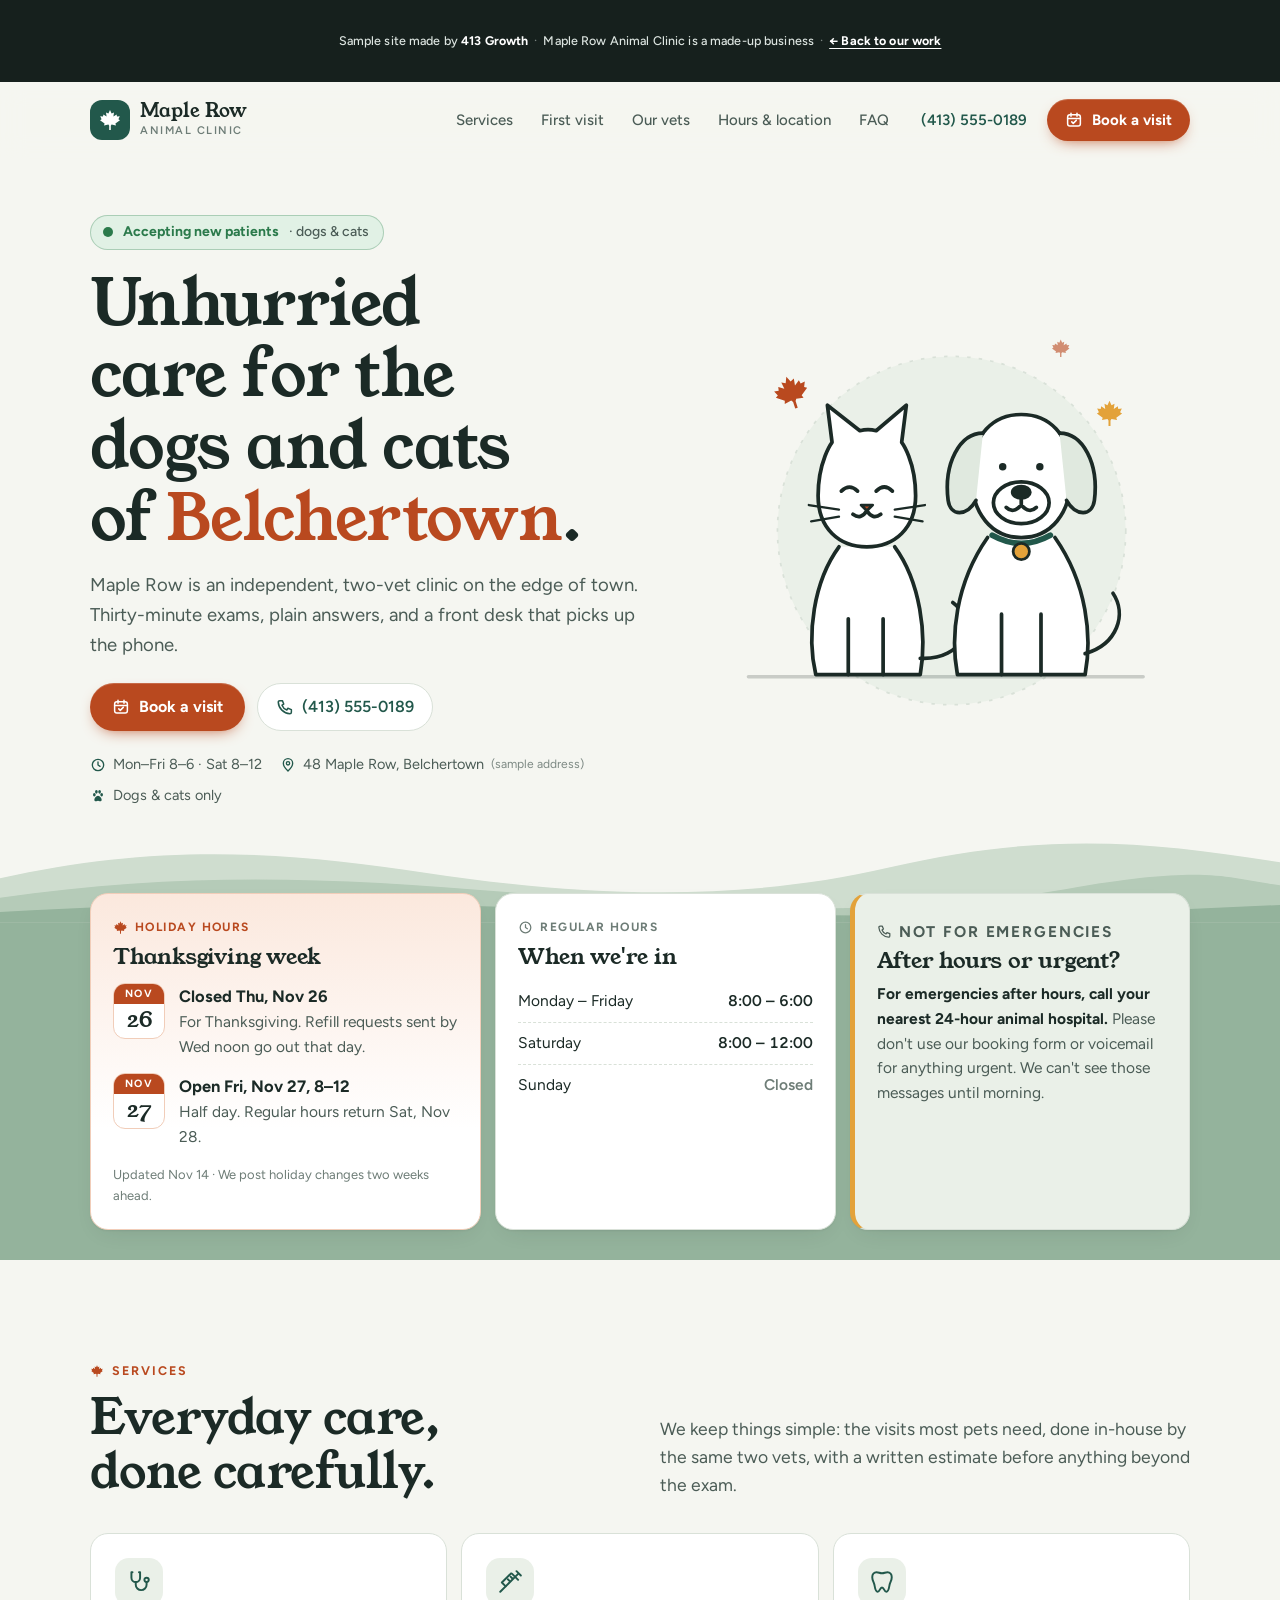
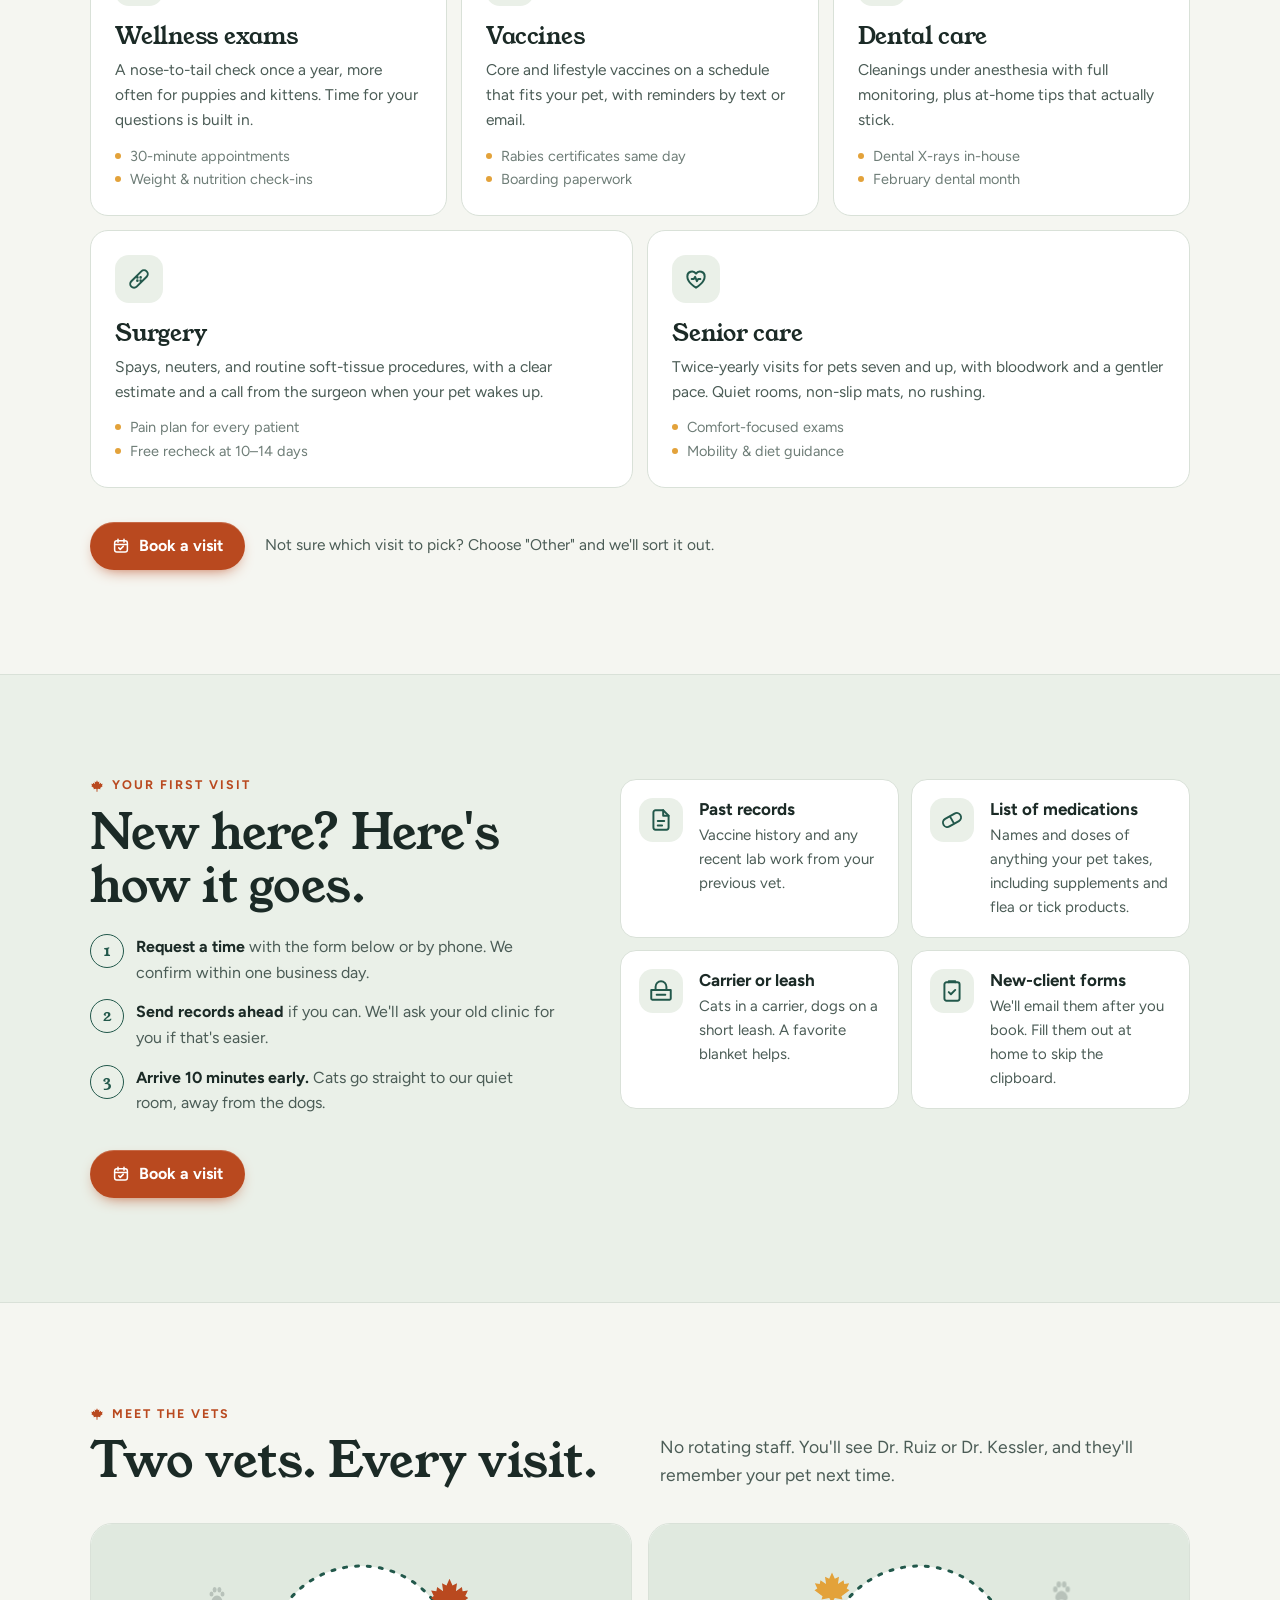
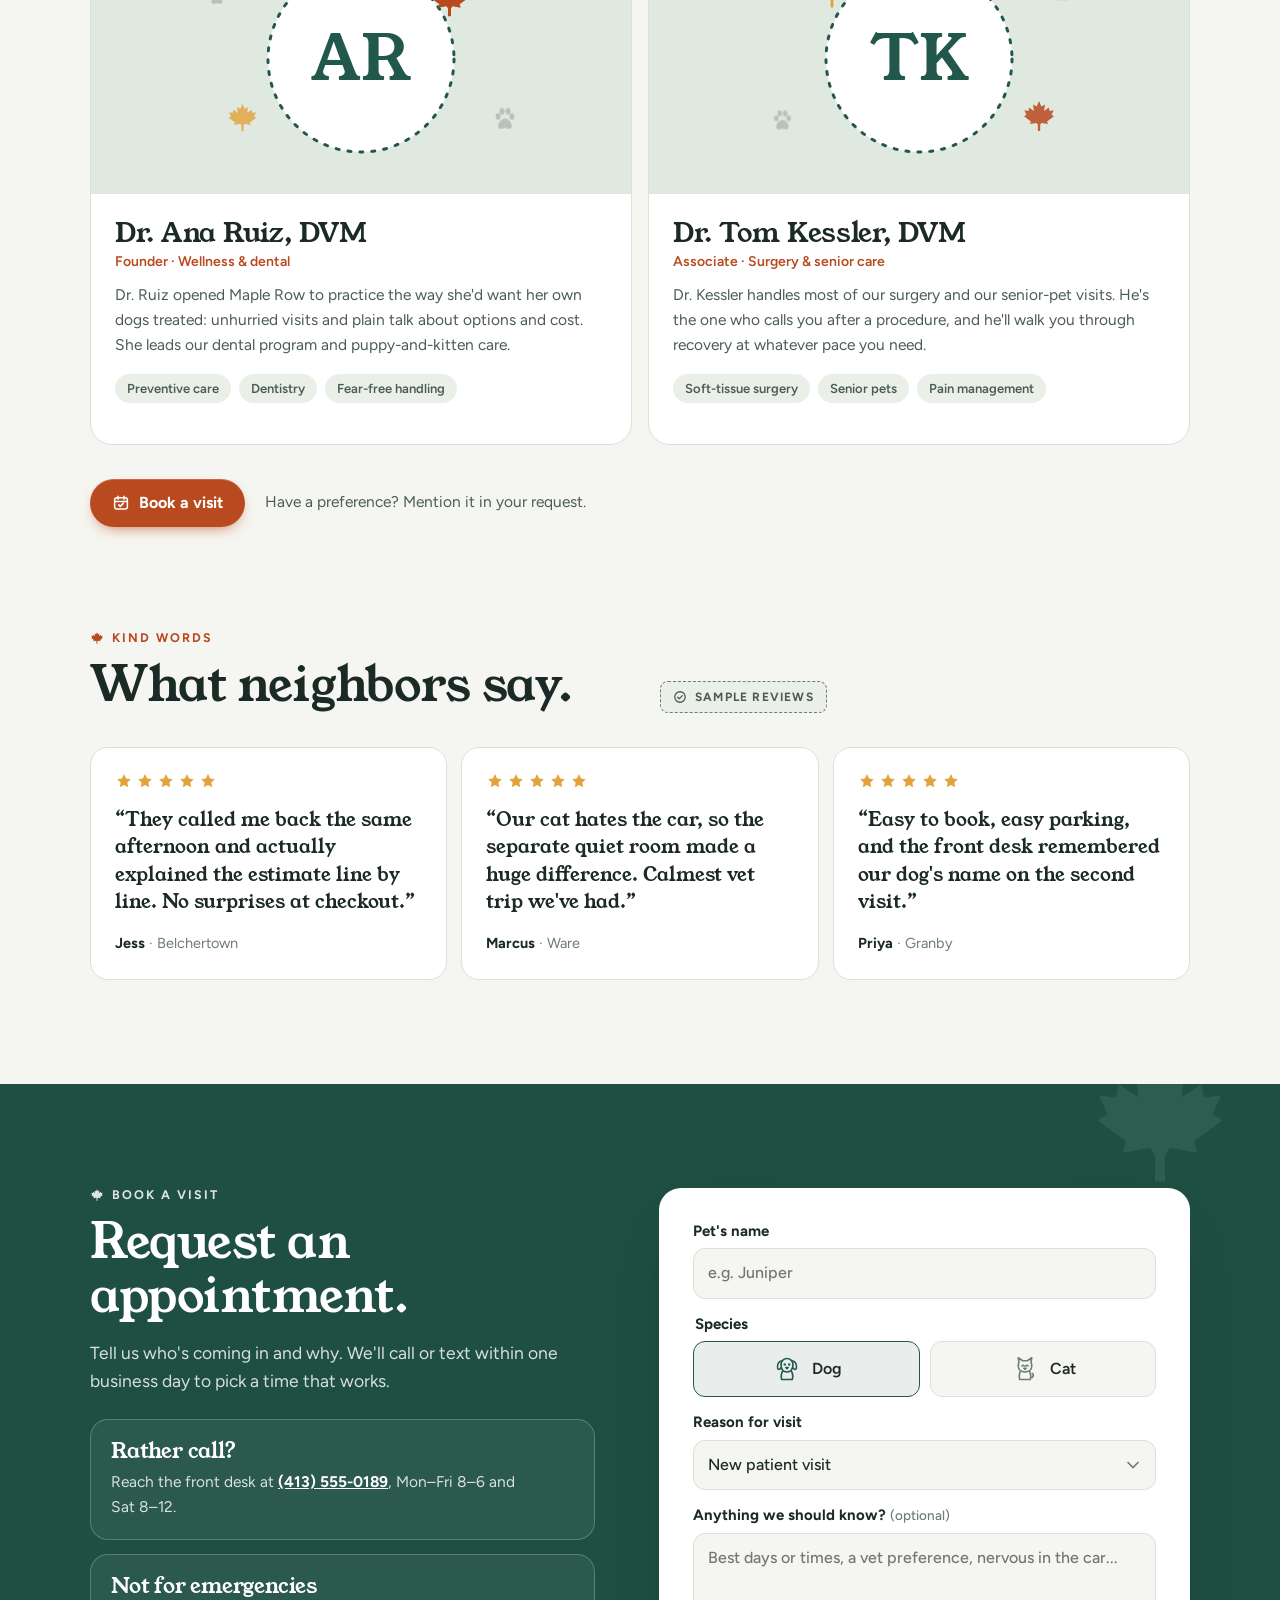
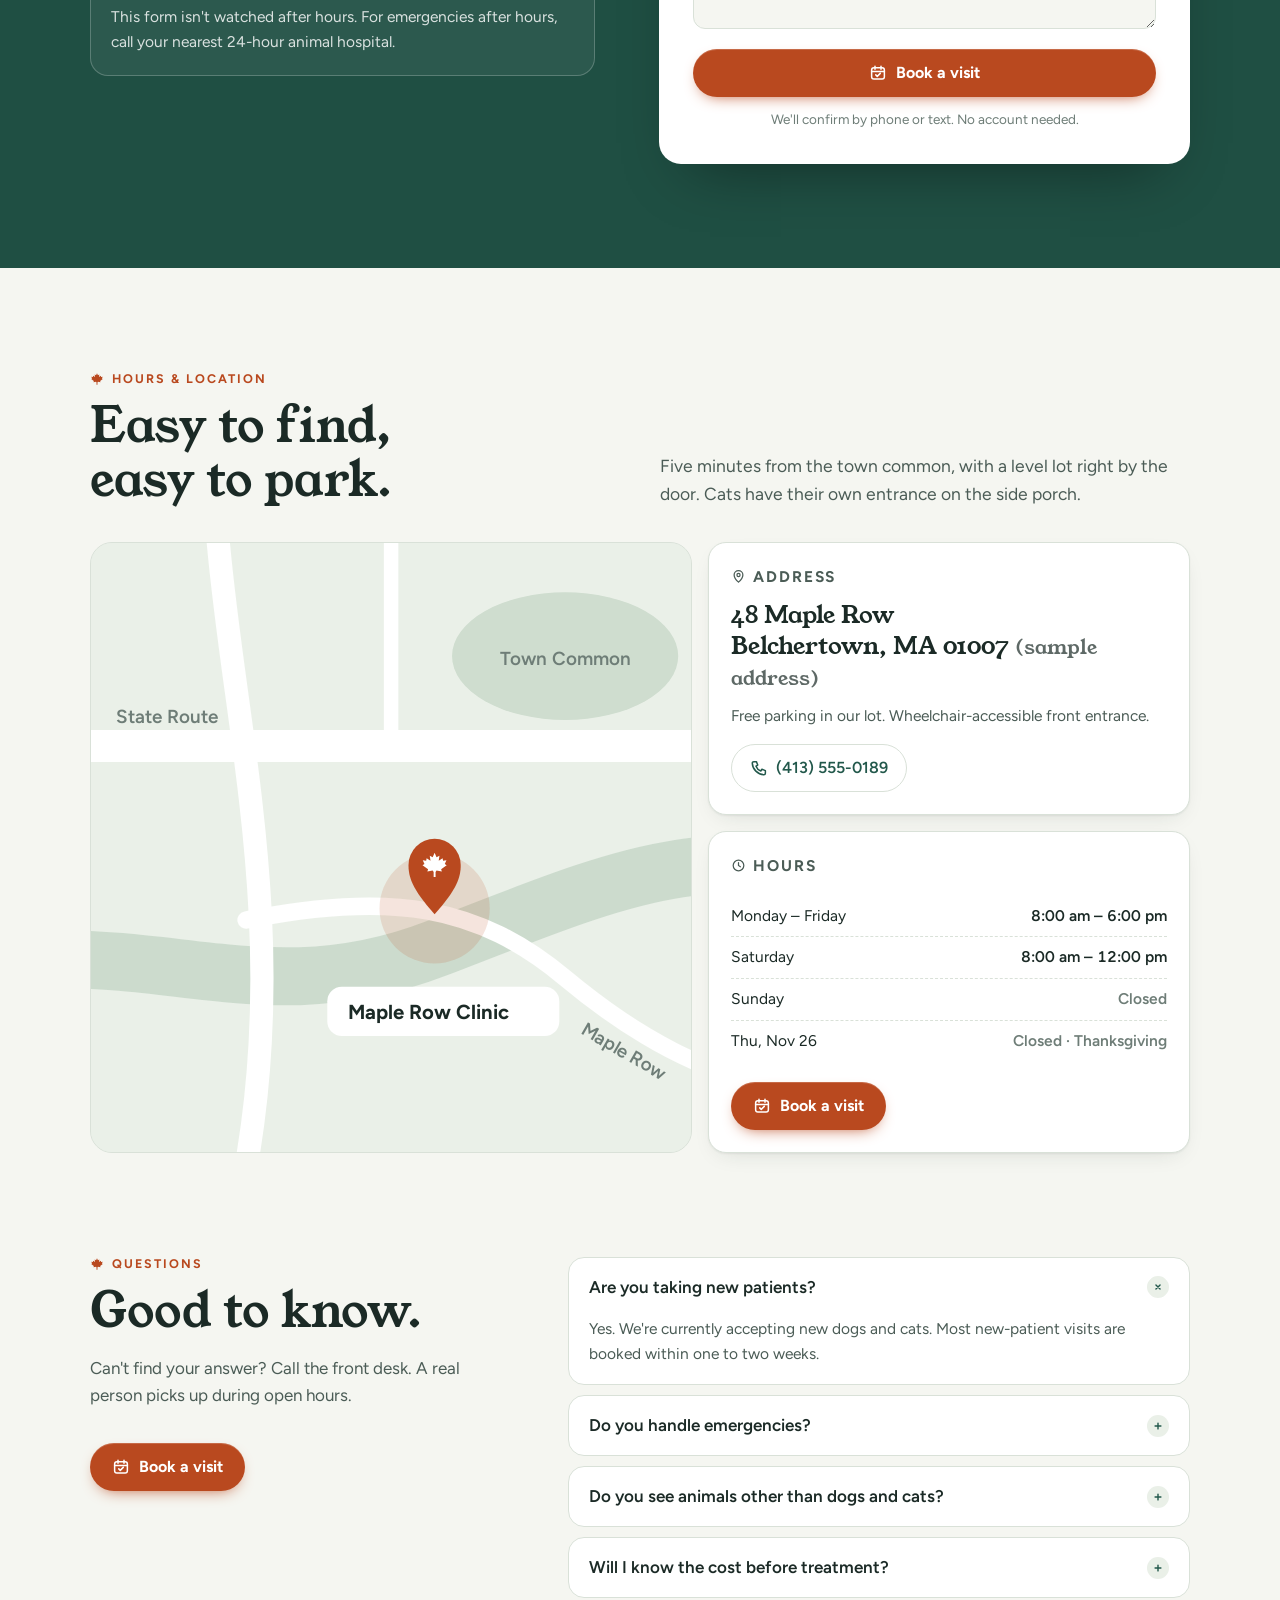
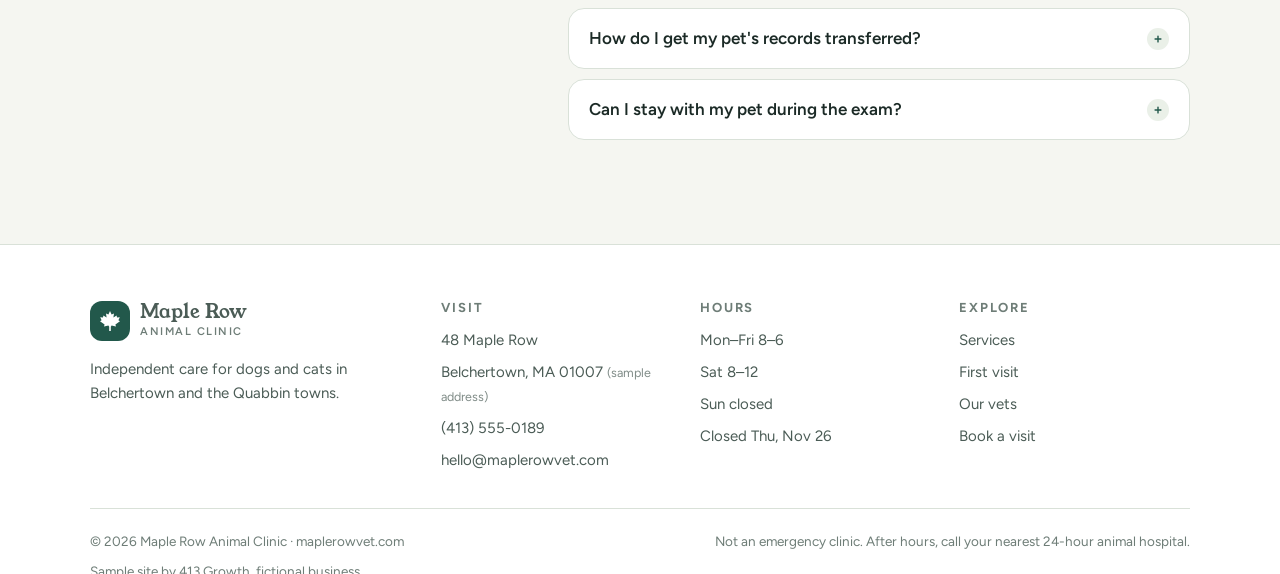
<file: work/maplerow/index.html>
<!doctype html>
<html lang="en">
<head>
<meta charset="utf-8">
<meta name="viewport" content="width=device-width, initial-scale=1">
<meta name="robots" content="noindex">
<title>Maple Row Animal Clinic · Belchertown, MA</title>
<meta name="description" content="Maple Row Animal Clinic is an independent two-vet clinic for dogs and cats in Belchertown, MA. Accepting new patients. (Sample site by 413 Growth.)">
<meta name="color-scheme" content="light dark">
<link rel="preconnect" href="https://fonts.googleapis.com">
<link rel="preconnect" href="https://fonts.gstatic.com" crossorigin>
<link href="https://fonts.googleapis.com/css2?family=Young+Serif&family=Figtree:wght@400;500;600;700&display=swap" rel="stylesheet">
<style>
:root{
  --bg:#F5F6F1; --surface:#FFFFFF; --surface-2:#EAF0E8; --surface-3:#E0E9DF;
  --ink:#1B2A26; --ink-2:#4B5C56; --ink-3:#6E7D77; --line:#D9E1D8;
  --pine:#22584B; --pine-2:#2E6E5E; --on-pine:#FFFFFF;
  --maple:#B9491F; --maple-hi:#A23F1A; --on-maple:#FFFFFF; --maple-soft:#FBE8DD; --maple-line:#F1CDB9;
  --honey:#E3A23A; --go:#2B7A4B; --go-soft:#E1F1E5;
  --hill-1:#CFDDCF; --hill-2:#B5CBB8; --hill-3:#94B39C;
  --deep:#1F4F43; --on-deep:#FFFFFF; --bar:#16201D; --bar-ink:#DDE5E1; --bar-link:#FFFFFF;
  --shadow:0 1px 2px rgba(27,42,38,.06),0 8px 24px -12px rgba(27,42,38,.18);
  --radius:18px; --bar-h:34px; --head-h:68px;
  --serif:"Young Serif",Georgia,"Times New Roman",serif;
  --sans:"Figtree",system-ui,-apple-system,"Segoe UI",sans-serif;
}
@media (prefers-color-scheme:dark){
  :root{
    --bg:#0F1714; --surface:#16211D; --surface-2:#1A2823; --surface-3:#21322C;
    --ink:#E7EEEA; --ink-2:#AEBDB6; --ink-3:#8A9A93; --line:#2A3A34;
    --pine:#7CC6AE; --pine-2:#94D4BF; --on-pine:#0C1A15;
    --maple:#F08A5D; --maple-hi:#F49B73; --on-maple:#1E0F08; --maple-soft:#33211A; --maple-line:#553326;
    --honey:#F0BE5E; --go:#7FD39C; --go-soft:#183025;
    --hill-1:#1B2B25; --hill-2:#20352D; --hill-3:#284236;
    --deep:#173A31; --on-deep:#EAF3EF; --bar:#060B09; --bar-ink:#B9C6C0; --bar-link:#FFFFFF;
    --shadow:0 1px 2px rgba(0,0,0,.3),0 10px 30px -14px rgba(0,0,0,.6);
  }
}
*,*::before,*::after{box-sizing:border-box}
html{scroll-behavior:smooth;scroll-padding-top:calc(var(--bar-h) + var(--head-h) + 12px);-webkit-text-size-adjust:100%}
body{margin:0;background:var(--bg);color:var(--ink);font:400 17px/1.6 var(--sans);padding-top:var(--bar-h);overflow-x:hidden;-webkit-font-smoothing:antialiased}
img,svg{display:block;max-width:100%}
a{color:inherit}
h1,h2,h3{font-family:var(--serif);font-weight:400;line-height:1.12;letter-spacing:-.01em;margin:0}
p{margin:0}
:focus-visible{outline:3px solid var(--honey);outline-offset:3px;border-radius:6px}
.sr{position:absolute;width:1px;height:1px;overflow:hidden;clip:rect(0 0 0 0);white-space:nowrap}
.wrap{width:100%;max-width:1180px;margin:0 auto;padding:0 20px}
.skip{position:absolute;left:12px;top:-60px;z-index:100;background:var(--surface);padding:10px 14px;border-radius:10px}
.skip:focus{top:calc(var(--bar-h) + 8px)}

/* sample strip */
.sample{position:fixed;inset:0 0 auto 0;z-index:60;background:var(--bar);color:var(--bar-ink);font:500 12.5px/1.35 var(--sans);letter-spacing:.01em}
.sample .wrap{min-height:var(--bar-h);display:flex;align-items:center;justify-content:center;padding-top:7px;padding-bottom:7px}
.sample p{margin:0;text-align:center;text-wrap:balance}
.sample b{font-weight:700;color:var(--bar-link)}
.sample a{color:var(--bar-link);font-weight:700;text-decoration:underline;text-underline-offset:3px;text-decoration-thickness:1px;white-space:nowrap}
.sample .dot{opacity:.5;margin:0 6px}

/* header */
.head{position:sticky;top:var(--bar-h);z-index:50;background:color-mix(in srgb,var(--bg) 88%,transparent);backdrop-filter:saturate(1.4) blur(12px);-webkit-backdrop-filter:saturate(1.4) blur(12px);border-bottom:1px solid transparent;transition:border-color .2s}
.head.scrolled{border-bottom-color:var(--line)}
.head .wrap{height:var(--head-h);display:flex;align-items:center;gap:20px}
.brand{display:flex;align-items:center;gap:10px;text-decoration:none;margin-right:auto}
.brand-mark{width:40px;height:40px;border-radius:12px;background:var(--pine);display:grid;place-items:center;flex:none}
.brand-mark svg{width:24px;height:24px;color:var(--on-pine)}
.brand-name{font-family:var(--serif);font-size:19px;line-height:1.05}
.brand-name small{display:block;font:600 11px/1.3 var(--sans);letter-spacing:.14em;text-transform:uppercase;color:var(--ink-3);margin-top:3px}
.nav{display:none;gap:4px}
.nav a{text-decoration:none;font-weight:500;font-size:15px;color:var(--ink-2);padding:8px 12px;border-radius:999px}
.nav a:hover{color:var(--ink);background:var(--surface-2)}
.tel{display:none;text-decoration:none;font-weight:600;font-size:15px;color:var(--pine);white-space:nowrap}
.head .book{display:none}

/* the one Book button */
.book{display:inline-flex;align-items:center;justify-content:center;gap:9px;background:var(--maple);color:var(--on-maple);font:700 16px/1 var(--sans);text-decoration:none;padding:15px 22px;border-radius:999px;border:0;cursor:pointer;box-shadow:0 1px 0 rgba(255,255,255,.18) inset,0 6px 16px -8px var(--maple);transition:transform .18s ease,background-color .18s ease,box-shadow .18s ease;white-space:nowrap}
.book svg{width:18px;height:18px;flex:none}
.book:hover{background:var(--maple-hi);transform:translateY(-1px);box-shadow:0 1px 0 rgba(255,255,255,.18) inset,0 10px 22px -10px var(--maple)}
.book:active{transform:translateY(0)}
.btn-ghost{display:inline-flex;align-items:center;gap:8px;font:600 16px/1 var(--sans);color:var(--pine);text-decoration:none;padding:14px 18px;border-radius:999px;border:1.5px solid var(--line);background:var(--surface)}
.btn-ghost:hover{border-color:var(--pine)}
.btn-ghost svg{width:18px;height:18px}

/* status pill */
.pill{display:inline-flex;align-items:center;gap:10px;background:var(--go-soft);color:var(--go);border:1px solid color-mix(in srgb,var(--go) 30%,transparent);font:700 14px/1.2 var(--sans);padding:8px 14px 8px 12px;border-radius:999px}
.pill .pulse{width:10px;height:10px;border-radius:50%;background:var(--go);position:relative;flex:none}
.pill .pulse::after{content:"";position:absolute;inset:-4px;border-radius:50%;border:2px solid var(--go);opacity:0;animation:ping 2.4s ease-out infinite}
.pill span.muted{font-weight:500;color:var(--ink-2)}
@keyframes ping{0%{transform:scale(.5);opacity:.7}80%,100%{transform:scale(1.5);opacity:0}}

/* hero */
.hero{position:relative;padding:28px 0 0;overflow:hidden}
.hero-grid{display:grid;gap:28px;position:relative;z-index:2}
.hero h1{font-size:clamp(38px,9.6vw,64px);margin:18px 0 16px;text-wrap:balance}
.hero h1 em{font-style:normal;color:var(--maple)}
.lede{font-size:18.5px;color:var(--ink-2);max-width:34em;text-wrap:pretty}
.cta{display:flex;flex-wrap:wrap;gap:12px;margin-top:24px}
.facts{display:flex;flex-wrap:wrap;gap:8px 18px;margin-top:22px;padding:0;list-style:none;font-size:14.5px;color:var(--ink-2)}
.facts li{display:flex;align-items:center;gap:7px}
.facts svg{width:16px;height:16px;color:var(--pine)}
.art{position:relative;max-width:380px;width:100%;margin:0 auto;animation:rise .9s cubic-bezier(.2,.7,.2,1) both}
.art svg{width:100%;height:auto}
.leaf-f{animation:drift 7s ease-in-out infinite;transform-box:fill-box;transform-origin:center}
.leaf-f.b{animation-duration:9s;animation-delay:-3s}
.leaf-f.c{animation-duration:8s;animation-delay:-5s}
.tail-wag{animation:wag 2.6s ease-in-out infinite;transform-box:fill-box;transform-origin:0% 100%}
@keyframes drift{0%,100%{transform:translate(0,0) rotate(0)}50%{transform:translate(4px,8px) rotate(14deg)}}
@keyframes wag{0%,100%{transform:rotate(0)}50%{transform:rotate(-9deg)}}
@keyframes rise{from{transform:translateY(14px)}to{transform:none}}
.hills{position:relative;z-index:1;margin-top:-6px;line-height:0}
.hills svg{width:100%;height:auto;min-height:60px}

/* notice cards */
.notices{background:var(--hill-3);padding:0 0 8px;position:relative;z-index:3}
.notice-grid{display:grid;gap:14px;transform:translateY(-6px)}
.card{background:var(--surface);border:1px solid var(--line);border-radius:var(--radius);padding:22px;box-shadow:var(--shadow)}
.card h2,.card h3{font-size:22px}
.tag{display:inline-flex;align-items:center;gap:7px;font:700 12px/1 var(--sans);letter-spacing:.12em;text-transform:uppercase;color:var(--ink-3);margin-bottom:10px}
.tag svg{width:15px;height:15px}
.holiday{border-color:var(--maple-line);background:linear-gradient(180deg,var(--maple-soft),var(--surface) 70%)}
.holiday .tag{color:var(--maple)}
.hrow{display:flex;gap:14px;align-items:flex-start;margin-top:14px}
.date{flex:none;width:52px;text-align:center;border-radius:12px;background:var(--surface);border:1px solid var(--maple-line);overflow:hidden}
.date b{display:block;background:var(--maple);color:var(--on-maple);font:700 10.5px/1 var(--sans);letter-spacing:.12em;padding:5px 0 4px}
.date span{display:block;font:400 22px/1.3 var(--serif);padding:2px 0 3px}
.hrow p{font-size:15.5px;color:var(--ink-2)}
.hrow strong{display:block;color:var(--ink);font-weight:700;font-size:16.5px}
.updated{font-size:13px;color:var(--ink-3);margin-top:16px}
.hours-list{list-style:none;margin:12px 0 0;padding:0;font-size:15.5px}
.hours-list li{display:flex;justify-content:space-between;gap:12px;padding:8px 0;border-bottom:1px dashed var(--line)}
.hours-list li:last-child{border-bottom:0}
.hours-list span:last-child{font-weight:600;font-variant-numeric:tabular-nums}
.hours-list .closed{color:var(--ink-3);font-weight:500}
.emerg{background:var(--surface-2);border-style:solid;border-left:5px solid var(--honey)}
.emerg .tag{color:var(--ink-2)}
.emerg p{color:var(--ink-2);font-size:15.5px;margin-top:8px}
.emerg p strong{color:var(--ink)}

/* sections */
section.block{padding:72px 0}
.eyebrow{font:700 12.5px/1 var(--sans);letter-spacing:.16em;text-transform:uppercase;color:var(--maple);display:flex;align-items:center;gap:8px;margin-bottom:14px}
.eyebrow svg{width:14px;height:14px}
.sec-head{display:grid;gap:18px;margin-bottom:34px}
.sec-head h2{font-size:clamp(32px,7vw,48px);text-wrap:balance}
.sec-head>p:not(.sample-tag){color:var(--ink-2);max-width:36em;font-size:17.5px}
.sec-foot{margin-top:34px;display:flex;flex-wrap:wrap;align-items:center;gap:14px 20px}
.sec-foot p{color:var(--ink-2);font-size:15.5px}

.svc-grid{display:grid;gap:14px}
.svc{background:var(--surface);border:1px solid var(--line);border-radius:var(--radius);padding:24px;transition:transform .25s ease,box-shadow .25s ease,border-color .25s}
.svc:hover{transform:translateY(-3px);box-shadow:var(--shadow);border-color:color-mix(in srgb,var(--pine) 35%,var(--line))}
.ico{width:48px;height:48px;border-radius:14px;background:var(--surface-2);color:var(--pine);display:grid;place-items:center;margin-bottom:18px}
.ico svg{width:26px;height:26px}
.svc h3{font-size:23px;margin-bottom:8px}
.svc p{color:var(--ink-2);font-size:15.5px}
.svc ul{margin:12px 0 0;padding:0;list-style:none;font-size:14.5px;color:var(--ink-3)}
.svc li::before{content:"";display:inline-block;width:6px;height:6px;border-radius:50%;background:var(--honey);margin:0 9px 2px 0}

/* first visit */
.first{background:var(--surface-2);border-block:1px solid var(--line)}
.first-grid{display:grid;gap:28px;align-items:start}
.bring{list-style:none;margin:0;padding:0;display:grid;gap:12px;counter-reset:b}
.bring li{display:flex;gap:16px;background:var(--surface);border:1px solid var(--line);border-radius:16px;padding:18px}
.bring .ico{margin:0;width:44px;height:44px;flex:none}
.bring h3{font:700 17px/1.3 var(--sans);letter-spacing:0;margin-bottom:3px}
.bring p{font-size:15px;color:var(--ink-2)}
.steps{list-style:none;margin:20px 0 0;padding:0;display:grid;gap:14px}
.steps li{display:grid;grid-template-columns:34px 1fr;gap:12px;align-items:start;font-size:16px;color:var(--ink-2)}
.steps b{width:34px;height:34px;border-radius:50%;display:grid;place-items:center;border:1.5px solid var(--pine);color:var(--pine);font:400 16px/1 var(--serif)}
.steps strong{color:var(--ink)}

/* vets */
.vet-grid{display:grid;gap:16px}
.vet{background:var(--surface);border:1px solid var(--line);border-radius:22px;overflow:hidden;display:grid}
.vet-art{background:var(--surface-3);position:relative;aspect-ratio:16/9;display:grid;place-items:center;overflow:hidden}
.vet-art svg{width:100%;height:100%}
.vet-body{padding:24px}
.vet h3{font-size:27px}
.vet .role{font:600 14px/1.4 var(--sans);color:var(--maple);margin:4px 0 12px}
.vet p{color:var(--ink-2);font-size:15.5px}
.chips{display:flex;flex-wrap:wrap;gap:8px;margin-top:16px;padding:0;list-style:none}
.chips li{font:600 13px/1 var(--sans);padding:8px 12px;border-radius:999px;background:var(--surface-2);color:var(--ink-2)}

/* reviews */
.rev-grid{display:grid;gap:14px}
.rev{background:var(--surface);border:1px solid var(--line);border-radius:var(--radius);padding:24px;display:flex;flex-direction:column;gap:16px;margin:0}
.stars{display:flex;gap:3px;color:var(--honey)}
.stars svg{width:18px;height:18px}
.rev blockquote{margin:0;font:400 19px/1.45 var(--serif);color:var(--ink)}
.rev figcaption{margin-top:auto;font-size:14.5px;color:var(--ink-3)}
.rev figcaption b{color:var(--ink);font-weight:700}
.sample-tag{display:inline-flex;align-items:center;gap:8px;background:var(--surface-2);border:1px dashed var(--ink-3);color:var(--ink-2);font:700 12px/1 var(--sans);letter-spacing:.1em;text-transform:uppercase;padding:8px 12px;border-radius:8px;width:max-content}

/* book */
.book-sec{background:var(--deep);color:var(--on-deep);position:relative;overflow:hidden}
.book-sec .eyebrow{color:var(--on-deep);opacity:.85}
.book-sec .sec-head p{font-size:17.5px;max-width:30em}
.book-sec .sec-head p{color:color-mix(in srgb,var(--on-deep) 82%,transparent)}
.book-grid{display:grid;gap:28px;align-items:start;position:relative;z-index:1}
.book-sec .leafbg{position:absolute;right:-60px;top:-40px;width:360px;opacity:.07;color:var(--on-deep)}
.form{background:var(--surface);color:var(--ink);border-radius:22px;padding:24px;box-shadow:0 30px 60px -30px rgba(0,0,0,.45)}
.field{display:grid;gap:7px;margin-bottom:16px}
.field label,.field legend{font:700 15px/1.3 var(--sans);padding:0}
.field .hint{font-size:13.5px;color:var(--ink-3);font-weight:500}
input[type=text],select,textarea{width:100%;font:500 16px/1.4 var(--sans);color:var(--ink);background:var(--bg);border:1.5px solid var(--line);border-radius:12px;padding:13px 14px;transition:border-color .15s,box-shadow .15s}
textarea{min-height:96px;resize:vertical}
input[type=text]:focus,select:focus,textarea:focus{outline:none;border-color:var(--pine);box-shadow:0 0 0 4px color-mix(in srgb,var(--pine) 22%,transparent)}
select{appearance:none;background-image:url("data:image/svg+xml,%3Csvg xmlns='http://www.w3.org/2000/svg' viewBox='0 0 24 24' fill='none' stroke='%236E7D77' stroke-width='2' stroke-linecap='round'%3E%3Cpath d='M6 9l6 6 6-6'/%3E%3C/svg%3E");background-repeat:no-repeat;background-position:right 12px center;background-size:20px;padding-right:42px}
fieldset{border:0;margin:0 0 16px;padding:0}
.seg{display:grid;grid-template-columns:1fr 1fr;gap:10px;margin-top:7px}
.seg input{position:absolute;opacity:0;width:1px;height:1px}
.seg label{display:flex;align-items:center;justify-content:center;gap:10px;border:1.5px solid var(--line);border-radius:12px;padding:12px;font:600 16px/1 var(--sans);cursor:pointer;background:var(--bg);transition:border-color .15s,background-color .15s}
.seg svg{width:30px;height:30px;color:var(--ink-3)}
.seg input:checked+label{border-color:var(--pine);background:color-mix(in srgb,var(--pine) 10%,var(--surface))}
.seg input:checked+label svg{color:var(--pine)}
.seg input:focus-visible+label{outline:3px solid var(--honey);outline-offset:2px}
.form .book{width:100%;margin-top:4px}
.form-note{font-size:13.5px;color:var(--ink-3);margin-top:12px;text-align:center}
.sent{display:none;margin-top:14px;padding:14px 16px;border-radius:12px;background:var(--go-soft);color:var(--ink);border:1px solid color-mix(in srgb,var(--go) 35%,transparent);font-weight:600;font-size:15px}
.sent.show{display:flex;gap:10px;align-items:flex-start}
.sent svg{width:20px;height:20px;color:var(--go);flex:none;margin-top:1px}
.book-side{display:grid;gap:14px}
.side-card{border:1px solid color-mix(in srgb,var(--on-deep) 22%,transparent);border-radius:18px;padding:20px;background:color-mix(in srgb,var(--on-deep) 6%,transparent)}
.side-card h3{font-size:21px;margin-bottom:6px}
.side-card p{font-size:15.5px;color:color-mix(in srgb,var(--on-deep) 82%,transparent)}
.side-card a{font-weight:700;color:var(--on-deep);white-space:nowrap}

/* visit */
.visit-grid{display:grid;gap:16px}
.map{border-radius:22px;overflow:hidden;border:1px solid var(--line);background:var(--surface-2);min-height:260px}
.map svg{width:100%;height:100%}
.visit .card .addr{font:400 24px/1.3 var(--serif);margin:6px 0 10px;color:var(--ink)}
.visit .card p{color:var(--ink-2);font-size:15.5px}
.visit .card .btn-ghost{margin-top:16px}

/* faq */
.faq-grid{display:grid;gap:28px}
.faq{display:grid;gap:10px}
.faq details{background:var(--surface);border:1px solid var(--line);border-radius:16px;padding:0 20px}
.faq summary{list-style:none;cursor:pointer;display:flex;justify-content:space-between;align-items:center;gap:16px;padding:18px 0;font:600 17px/1.35 var(--sans)}
.faq summary::-webkit-details-marker{display:none}
.faq summary::after{content:"";flex:none;width:22px;height:22px;border-radius:50%;background:var(--surface-2) url("data:image/svg+xml,%3Csvg xmlns='http://www.w3.org/2000/svg' viewBox='0 0 24 24' fill='none' stroke='%2322584B' stroke-width='2.4' stroke-linecap='round'%3E%3Cpath d='M12 7v10M7 12h10'/%3E%3C/svg%3E") center/14px no-repeat;transition:transform .25s}
.faq details[open] summary::after{transform:rotate(45deg)}
@media (prefers-color-scheme:dark){.faq summary::after{background-image:url("data:image/svg+xml,%3Csvg xmlns='http://www.w3.org/2000/svg' viewBox='0 0 24 24' fill='none' stroke='%237CC6AE' stroke-width='2.4' stroke-linecap='round'%3E%3Cpath d='M12 7v10M7 12h10'/%3E%3C/svg%3E")}}
.faq details p{padding:0 0 18px;color:var(--ink-2);font-size:15.5px}

/* footer */
footer{background:var(--surface);border-top:1px solid var(--line);padding:56px 0 40px;font-size:15px;color:var(--ink-2)}
.foot-grid{display:grid;gap:28px}
footer h2{font:700 13px/1 var(--sans);letter-spacing:.14em;text-transform:uppercase;color:var(--ink-3);margin-bottom:14px}
footer ul{list-style:none;margin:0;padding:0;display:grid;gap:8px}
footer a{text-decoration:none}
footer a:hover{text-decoration:underline;text-underline-offset:3px}
.fine{border-top:1px solid var(--line);margin-top:36px;padding-top:22px;font-size:13.5px;color:var(--ink-3);display:flex;flex-wrap:wrap;gap:8px 24px;justify-content:space-between}

/* phone sticky bar */
.dock{position:fixed;left:0;right:0;bottom:0;z-index:55;padding:10px 16px calc(10px + env(safe-area-inset-bottom));background:color-mix(in srgb,var(--surface) 92%,transparent);backdrop-filter:blur(12px);-webkit-backdrop-filter:blur(12px);border-top:1px solid var(--line);display:flex;gap:10px}
.dock .book{flex:1}
.dock .call{flex:none;width:52px;height:48px;border-radius:999px;border:1.5px solid var(--line);display:grid;place-items:center;color:var(--pine);background:var(--surface)}
.dock .call svg{width:20px;height:20px}
body{padding-bottom:72px}

@media (min-width:640px){
  .notice-grid{grid-template-columns:1fr 1fr}
  .notice-grid .emerg{grid-column:1/-1}
  .svc-grid{grid-template-columns:1fr 1fr}
  .rev-grid{grid-template-columns:1fr 1fr}
  .vet-grid{grid-template-columns:1fr 1fr}
  .foot-grid{grid-template-columns:1fr 1fr}
}
@media (min-width:960px){
  :root{--head-h:76px}
  body{padding-bottom:0}
  .dock{display:none}
  .wrap{padding:0 40px}
  .nav{display:flex}
  .tel{display:inline}
  .head .book{display:inline-flex;padding:12px 18px;font-size:15px}
  .hero{padding-top:56px}
  .hero-grid{grid-template-columns:1.08fr .92fr;align-items:center;gap:40px}
  .art{max-width:none}
  .notice-grid{grid-template-columns:1.15fr 1fr 1fr;transform:translateY(-30px)}
  .notice-grid .emerg{grid-column:auto}
  .notices{padding-bottom:0}
  section.block{padding:104px 0}
  .sec-head{grid-template-columns:1fr 1fr;align-items:end;gap:40px}
  .svc-grid{grid-template-columns:repeat(6,1fr)}
  .svc{grid-column:span 2}
  .svc:nth-child(4),.svc:nth-child(5){grid-column:span 3}
  .first-grid{grid-template-columns:.9fr 1.1fr;gap:64px}
  .bring{grid-template-columns:1fr 1fr}
  .vet{grid-template-columns:.8fr 1.2fr}
  .vet-art{aspect-ratio:auto;min-height:100%}
  .vet-grid{grid-template-columns:1fr}
  .rev-grid{grid-template-columns:repeat(3,1fr)}
  .book-grid{grid-template-columns:1fr 1.05fr;gap:64px}
  .form{padding:34px}
  .visit-grid{grid-template-columns:1.25fr 1fr;grid-template-rows:auto auto}
  .visit-grid .map{grid-row:span 2}
  .faq-grid{grid-template-columns:.8fr 1.2fr;gap:64px}
  .foot-grid{grid-template-columns:1.4fr 1fr 1fr 1fr}
}
@media (min-width:1200px){
  .vet-grid{grid-template-columns:1fr 1fr}
  .vet{grid-template-columns:1fr}
  .vet-art{aspect-ratio:16/8}
}
@media (prefers-reduced-motion:reduce){
  html{scroll-behavior:auto}
  *,*::before,*::after{animation:none!important;transition:none!important}
}
</style>
</head>
<body>
<svg width="0" height="0" style="position:absolute" aria-hidden="true">
  <defs>
    <symbol id="leaf" viewBox="0 0 24 24"><path fill="currentColor" d="M12 2L13.6 5.6L16 4.4L15.4 8.6L18.6 6.4L19 8.6L21.8 8.2L20.4 11.2L22 12.2L17.4 15.6L18 17.4L13.6 16.6L12.8 17.8L12.8 22L11.2 22L11.2 17.8L10.4 16.6L6 17.4L6.6 15.6L2 12.2L3.6 11.2L2.2 8.2L5 8.6L5.4 6.4L8.6 8.6L8 4.4L10.4 5.6Z"/></symbol>
    <symbol id="cal" viewBox="0 0 24 24"><g fill="none" stroke="currentColor" stroke-width="2" stroke-linecap="round" stroke-linejoin="round"><rect x="3.5" y="5" width="17" height="15" rx="3"/><path d="M8 3v4M16 3v4M3.5 10h17M9 14.5l2 2 4-4"/></g></symbol>
    <symbol id="phone" viewBox="0 0 24 24"><path fill="none" stroke="currentColor" stroke-width="2" stroke-linejoin="round" d="M5 3.5h3.5l1.8 4.6-2.3 1.5a11 11 0 0 0 6.4 6.4l1.5-2.3 4.6 1.8V19a2 2 0 0 1-2 2A16.5 16.5 0 0 1 3 5.5a2 2 0 0 1 2-2z"/></symbol>
    <symbol id="clock" viewBox="0 0 24 24"><g fill="none" stroke="currentColor" stroke-width="2" stroke-linecap="round"><circle cx="12" cy="12" r="8.5"/><path d="M12 7.5V12l3 2"/></g></symbol>
    <symbol id="pin" viewBox="0 0 24 24"><g fill="none" stroke="currentColor" stroke-width="2"><path d="M12 21s-7-6.2-7-11.5a7 7 0 0 1 14 0C19 14.8 12 21 12 21z"/><circle cx="12" cy="9.5" r="2.5"/></g></symbol>
    <symbol id="paw" viewBox="0 0 24 24"><g fill="currentColor"><ellipse cx="6.5" cy="10" rx="2" ry="2.6"/><ellipse cx="17.5" cy="10" rx="2" ry="2.6"/><ellipse cx="9.6" cy="5.8" rx="2" ry="2.7"/><ellipse cx="14.4" cy="5.8" rx="2" ry="2.7"/><path d="M12 11.5c3 0 5.5 3.6 5.5 6 0 2-1.6 2.8-3 2.4-1-.3-1.6-.7-2.5-.7s-1.5.4-2.5.7c-1.4.4-3-.4-3-2.4 0-2.4 2.5-6 5.5-6z"/></g></symbol>
    <symbol id="star" viewBox="0 0 24 24"><path fill="currentColor" d="M12 2.8l2.8 5.8 6.3.9-4.6 4.4 1.1 6.3L12 17.2l-5.6 3 1.1-6.3-4.6-4.4 6.3-.9z"/></symbol>
    <symbol id="check" viewBox="0 0 24 24"><g fill="none" stroke="currentColor" stroke-width="2.2" stroke-linecap="round" stroke-linejoin="round"><circle cx="12" cy="12" r="9"/><path d="M8 12.3l2.7 2.7L16 9.7"/></g></symbol>
  </defs>
</svg>

<div class="sample" role="note" aria-label="About this sample site">
  <div class="wrap">
    <p>Sample site made by <b>413 Growth</b><span class="dot" aria-hidden="true">·</span>Maple Row Animal Clinic is a made-up business<span class="dot" aria-hidden="true">·</span><a href="../../work.html">← Back to our work</a></p>
  </div>
</div>

<a class="skip" href="#main">Skip to content</a>

<header class="head" id="top">
  <div class="wrap">
    <a class="brand" href="#top" aria-label="Maple Row Animal Clinic, home">
      <span class="brand-mark"><svg aria-hidden="true"><use href="#leaf"/></svg></span>
      <span class="brand-name">Maple Row<small>Animal Clinic</small></span>
    </a>
    <nav class="nav" aria-label="Main">
      <a href="#services">Services</a>
      <a href="#first-visit">First visit</a>
      <a href="#vets">Our vets</a>
      <a href="#visit">Hours &amp; location</a>
      <a href="#faq">FAQ</a>
    </nav>
    <a class="tel" href="tel:+14135550189">(413) 555-0189</a>
    <a class="book" href="#book"><svg aria-hidden="true"><use href="#cal"/></svg>Book a visit</a>
  </div>
</header>

<main id="main">
  <section class="hero" aria-labelledby="hero-h">
    <div class="wrap hero-grid">
      <div>
        <p class="pill" role="status"><span class="pulse" aria-hidden="true"></span>Accepting new patients <span class="muted">· dogs &amp; cats</span></p>
        <h1 id="hero-h">Unhurried care for the dogs and cats of <em>Belchertown</em>.</h1>
        <p class="lede">Maple Row is an independent, two-vet clinic on the edge of town. Thirty-minute exams, plain answers, and a front desk that picks up the phone.</p>
        <div class="cta">
          <a class="book" href="#book"><svg aria-hidden="true"><use href="#cal"/></svg>Book a visit</a>
          <a class="btn-ghost" href="tel:+14135550189"><svg aria-hidden="true"><use href="#phone"/></svg>(413) 555-0189</a>
        </div>
        <ul class="facts">
          <li><svg aria-hidden="true"><use href="#clock"/></svg>Mon–Fri 8–6 · Sat 8–12</li>
          <li><svg aria-hidden="true"><use href="#pin"/></svg>48 Maple Row, Belchertown <small style="opacity:.7">(sample address)</small></li>
          <li><svg aria-hidden="true"><use href="#paw"/></svg>Dogs &amp; cats only</li>
        </ul>
      </div>
      <div class="art">
        <svg viewBox="0 0 420 360" role="img" aria-labelledby="art-t">
          <title id="art-t">Line drawing of a cat and a dog sitting side by side under falling maple leaves</title>
          <circle cx="215" cy="190" r="150" fill="var(--surface-2)"/>
          <circle cx="215" cy="190" r="150" fill="none" stroke="var(--line)" stroke-width="1.5" stroke-dasharray="3 7"/>
          <g class="leaf-f" color="var(--maple)"><use href="#leaf" x="60" y="54" width="34" height="34" transform="rotate(-18 77 71)"/></g>
          <g class="leaf-f b" color="var(--honey)"><use href="#leaf" x="338" y="76" width="26" height="26"/></g>
          <g class="leaf-f c" color="var(--maple)" opacity=".6"><use href="#leaf" x="300" y="24" width="18" height="18"/></g>
          <path d="M40 316 H380" stroke="var(--ink)" stroke-width="3" stroke-linecap="round" opacity=".2"/>
          <g fill="none" stroke="var(--ink)" stroke-width="3.2" stroke-linecap="round" stroke-linejoin="round">
            <!-- cat -->
            <path d="M118 204 C96 234 90 280 98 314 L188 314 C194 280 188 234 166 204" fill="var(--surface)"/>
            <path class="tail-wag" d="M188 300 C226 302 238 268 216 252"/>
            <path d="M126 314 V266 M156 314 V266"/>
            <path d="M100 160 C100 130 112 114 112 114 L108 82 L136 104 C140 103 146 103 150 104 L176 82 L172 114 C172 114 184 130 184 160 C184 188 166 204 142 204 C118 204 100 188 100 160 Z" fill="var(--surface)"/>
            <path d="M120 156 q7 -7 14 0 M150 156 q7 -7 14 0"/>
            <path d="M137 168 l5 5 l5 -5 z" fill="var(--maple)" stroke-width="2.4"/>
            <path d="M142 173 q-5 8 -12 3 M142 173 q5 8 12 3"/>
            <path d="M118 172 L92 168 M118 178 L94 182 M166 172 L192 168 M166 178 L190 182" stroke-width="2"/>
            <!-- dog -->
            <path d="M246 196 C218 236 214 282 220 314 L330 314 C336 282 332 236 304 196" fill="var(--surface)"/>
            <path class="tail-wag" d="M330 296 C358 288 366 262 354 244"/>
            <path d="M258 314 V262 M292 314 V262"/>
            <path d="M232 142 C232 106 252 90 275 90 C298 90 318 106 318 142 C318 176 300 196 275 196 C250 196 232 176 232 142 Z" fill="var(--surface)"/>
            <path d="M242 106 C222 106 208 132 212 164 C214 178 228 178 236 164" fill="var(--surface-3)"/>
            <path d="M308 106 C328 106 342 132 338 164 C336 178 322 178 314 164" fill="var(--surface-3)"/>
            <ellipse cx="275" cy="166" rx="24" ry="18" fill="var(--surface)"/>
            <ellipse cx="275" cy="157" rx="8" ry="5.5" fill="var(--ink)" stroke-width="2"/>
            <path d="M275 162 v6 M275 168 q-7 8 -13 2 M275 168 q7 8 13 2"/>
            <circle cx="259" cy="135" r="3.2" fill="var(--ink)" stroke="none"/>
            <circle cx="291" cy="135" r="3.2" fill="var(--ink)" stroke="none"/>
            <path d="M250 194 q25 14 50 0" stroke="var(--pine)" stroke-width="5"/>
            <circle cx="275" cy="208" r="7" fill="var(--honey)" stroke-width="2.4"/>
          </g>
        </svg>
      </div>
    </div>
    <div class="hills" aria-hidden="true">
      <svg viewBox="0 0 1440 120" preserveAspectRatio="none">
        <path d="M0 70 C180 30 320 40 480 64 S820 100 1000 58 1300 30 1440 52 V120 H0Z" fill="var(--hill-1)"/>
        <path d="M0 92 C220 60 400 70 620 90 S1040 110 1200 82 1380 70 1440 78 V120 H0Z" fill="var(--hill-2)"/>
        <path d="M0 108 C260 92 520 100 760 108 S1200 112 1440 100 V120 H0Z" fill="var(--hill-3)"/>
      </svg>
    </div>
  </section>

  <section class="notices" aria-label="Hours and notices">
    <div class="wrap notice-grid">
      <article class="card holiday" aria-labelledby="hol-h">
        <p class="tag"><svg aria-hidden="true"><use href="#leaf"/></svg>Holiday hours</p>
        <h2 id="hol-h">Thanksgiving week</h2>
        <div class="hrow">
          <div class="date" aria-hidden="true"><b>NOV</b><span>26</span></div>
          <p><strong>Closed Thu, Nov 26</strong>For Thanksgiving. Refill requests sent by Wed noon go out that day.</p>
        </div>
        <div class="hrow">
          <div class="date" aria-hidden="true"><b>NOV</b><span>27</span></div>
          <p><strong>Open Fri, Nov 27, 8–12</strong>Half day. Regular hours return Sat, Nov 28.</p>
        </div>
        <p class="updated">Updated Nov 14 · We post holiday changes two weeks ahead.</p>
      </article>
      <article class="card" aria-labelledby="hrs-h">
        <p class="tag"><svg aria-hidden="true"><use href="#clock"/></svg>Regular hours</p>
        <h2 id="hrs-h">When we're in</h2>
        <ul class="hours-list">
          <li><span>Monday – Friday</span><span>8:00 – 6:00</span></li>
          <li><span>Saturday</span><span>8:00 – 12:00</span></li>
          <li><span>Sunday</span><span class="closed">Closed</span></li>
        </ul>
      </article>
      <article class="card emerg" aria-labelledby="em-h">
        <p class="tag"><svg aria-hidden="true"><use href="#phone"/></svg>Not for emergencies</p>
        <h2 id="em-h">After hours or urgent?</h2>
        <p><strong>For emergencies after hours, call your nearest 24-hour animal hospital.</strong> Please don't use our booking form or voicemail for anything urgent. We can't see those messages until morning.</p>
      </article>
    </div>
  </section>

  <section class="block" id="services" aria-labelledby="svc-h">
    <div class="wrap">
      <div class="sec-head">
        <div>
          <p class="eyebrow"><svg aria-hidden="true"><use href="#leaf"/></svg>Services</p>
          <h2 id="svc-h">Everyday care, done carefully.</h2>
        </div>
        <p>We keep things simple: the visits most pets need, done in-house by the same two vets, with a written estimate before anything beyond the exam.</p>
      </div>
      <div class="svc-grid">
        <article class="svc">
          <div class="ico"><svg viewBox="0 0 24 24" aria-hidden="true" fill="none" stroke="currentColor" stroke-width="1.8" stroke-linecap="round" stroke-linejoin="round"><path d="M6 3H5v5a4 4 0 0 0 8 0V3h-1"/><path d="M9 12v2.5a5 5 0 0 0 10 0V12"/><circle cx="19" cy="10" r="2"/></svg></div>
          <h3>Wellness exams</h3>
          <p>A nose-to-tail check once a year, more often for puppies and kittens. Time for your questions is built in.</p>
          <ul><li>30-minute appointments</li><li>Weight &amp; nutrition check-ins</li></ul>
        </article>
        <article class="svc">
          <div class="ico"><svg viewBox="0 0 24 24" aria-hidden="true" fill="none" stroke="currentColor" stroke-width="1.8" stroke-linecap="round" stroke-linejoin="round"><path d="M18 2l4 4M20 4l-4 4M14 4.5l5.5 5.5M16.5 7.5L8 16l-3.5-3.5L13 4"/><path d="M8 16l-5 5M10 9.5l1.5 1.5M12.5 7l1.5 1.5"/></svg></div>
          <h3>Vaccines</h3>
          <p>Core and lifestyle vaccines on a schedule that fits your pet, with reminders by text or email.</p>
          <ul><li>Rabies certificates same day</li><li>Boarding paperwork</li></ul>
        </article>
        <article class="svc">
          <div class="ico"><svg viewBox="0 0 24 24" aria-hidden="true" fill="none" stroke="currentColor" stroke-width="1.8" stroke-linejoin="round"><path d="M7 3C4.5 3 3 5 3 7.5c0 3 1.5 4.5 2 7 .5 3 1 6.5 3 6.5s2-4 4-4 2 4 4 4 2.5-3.5 3-6.5c.5-2.5 2-4 2-7C21 5 19.5 3 17 3c-2 0-3 1-5 1S9 3 7 3z"/></svg></div>
          <h3>Dental care</h3>
          <p>Cleanings under anesthesia with full monitoring, plus at-home tips that actually stick.</p>
          <ul><li>Dental X-rays in-house</li><li>February dental month</li></ul>
        </article>
        <article class="svc">
          <div class="ico"><svg viewBox="0 0 24 24" aria-hidden="true" fill="none" stroke="currentColor" stroke-width="1.8" stroke-linecap="round"><rect x="2" y="8.5" width="20" height="7" rx="3.5" transform="rotate(-45 12 12)"/><path d="M10.5 10.5h.01M13.5 13.5h.01M13.5 10.5h.01M10.5 13.5h.01" stroke-width="2.4"/></svg></div>
          <h3>Surgery</h3>
          <p>Spays, neuters, and routine soft-tissue procedures, with a clear estimate and a call from the surgeon when your pet wakes up.</p>
          <ul><li>Pain plan for every patient</li><li>Free recheck at 10–14 days</li></ul>
        </article>
        <article class="svc">
          <div class="ico"><svg viewBox="0 0 24 24" aria-hidden="true" fill="none" stroke="currentColor" stroke-width="1.8" stroke-linejoin="round"><path d="M12 20s-8-4.6-8-10.4A4.4 4.4 0 0 1 12 7a4.4 4.4 0 0 1 8 2.6C20 15.4 12 20 12 20z"/><path d="M8 12h2l1.2-2 1.6 4 1.2-2h2" stroke-linecap="round"/></svg></div>
          <h3>Senior care</h3>
          <p>Twice-yearly visits for pets seven and up, with bloodwork and a gentler pace. Quiet rooms, non-slip mats, no rushing.</p>
          <ul><li>Comfort-focused exams</li><li>Mobility &amp; diet guidance</li></ul>
        </article>
      </div>
      <div class="sec-foot">
        <a class="book" href="#book"><svg aria-hidden="true"><use href="#cal"/></svg>Book a visit</a>
        <p>Not sure which visit to pick? Choose "Other" and we'll sort it out.</p>
      </div>
    </div>
  </section>

  <section class="block first" id="first-visit" aria-labelledby="fv-h">
    <div class="wrap first-grid">
      <div>
        <p class="eyebrow"><svg aria-hidden="true"><use href="#leaf"/></svg>Your first visit</p>
        <h2 id="fv-h" style="font-size:clamp(32px,7vw,48px)">New here? Here's how it goes.</h2>
        <ol class="steps">
          <li><b>1</b><span><strong>Request a time</strong> with the form below or by phone. We confirm within one business day.</span></li>
          <li><b>2</b><span><strong>Send records ahead</strong> if you can. We'll ask your old clinic for you if that's easier.</span></li>
          <li><b>3</b><span><strong>Arrive 10 minutes early.</strong> Cats go straight to our quiet room, away from the dogs.</span></li>
        </ol>
        <div class="sec-foot">
          <a class="book" href="#book"><svg aria-hidden="true"><use href="#cal"/></svg>Book a visit</a>
        </div>
      </div>
      <div>
        <h3 class="sr">What to bring</h3>
        <ul class="bring" aria-label="What to bring">
          <li>
            <div class="ico"><svg viewBox="0 0 24 24" aria-hidden="true" fill="none" stroke="currentColor" stroke-width="1.8" stroke-linejoin="round" stroke-linecap="round"><path d="M14 3H7a2 2 0 0 0-2 2v14a2 2 0 0 0 2 2h10a2 2 0 0 0 2-2V8z"/><path d="M14 3v5h5M9 13h6M9 17h4"/></svg></div>
            <div><h3>Past records</h3><p>Vaccine history and any recent lab work from your previous vet.</p></div>
          </li>
          <li>
            <div class="ico"><svg viewBox="0 0 24 24" aria-hidden="true" fill="none" stroke="currentColor" stroke-width="1.8"><rect x="3" y="8" width="18" height="8" rx="4" transform="rotate(-30 12 12)"/><path d="M9.8 8.2l4.4 7.6"/></svg></div>
            <div><h3>List of medications</h3><p>Names and doses of anything your pet takes, including supplements and flea or tick products.</p></div>
          </li>
          <li>
            <div class="ico"><svg viewBox="0 0 24 24" aria-hidden="true" fill="none" stroke="currentColor" stroke-width="1.8" stroke-linejoin="round" stroke-linecap="round"><path d="M3 11h18v8a1 1 0 0 1-1 1H4a1 1 0 0 1-1-1z"/><path d="M7 11V8a5 5 0 0 1 10 0v3M8 15.5h8"/></svg></div>
            <div><h3>Carrier or leash</h3><p>Cats in a carrier, dogs on a short leash. A favorite blanket helps.</p></div>
          </li>
          <li>
            <div class="ico"><svg viewBox="0 0 24 24" aria-hidden="true" fill="none" stroke="currentColor" stroke-width="1.8" stroke-linejoin="round" stroke-linecap="round"><rect x="5" y="4" width="14" height="17" rx="2"/><path d="M9 4V3h6v1M9 13l2 2 4-4"/></svg></div>
            <div><h3>New-client forms</h3><p>We'll email them after you book. Fill them out at home to skip the clipboard.</p></div>
          </li>
        </ul>
      </div>
    </div>
  </section>

  <section class="block" id="vets" aria-labelledby="vets-h">
    <div class="wrap">
      <div class="sec-head">
        <div>
          <p class="eyebrow"><svg aria-hidden="true"><use href="#leaf"/></svg>Meet the vets</p>
          <h2 id="vets-h">Two vets. Every visit.</h2>
        </div>
        <p>No rotating staff. You'll see Dr. Ruiz or Dr. Kessler, and they'll remember your pet next time.</p>
      </div>
      <div class="vet-grid">
        <article class="vet">
          <div class="vet-art">
            <svg viewBox="0 0 320 180" role="img" aria-label="Illustrated badge for Dr. Ana Ruiz">
              <circle cx="160" cy="90" r="62" fill="var(--surface)"/>
              <circle cx="160" cy="90" r="62" fill="none" stroke="var(--pine)" stroke-width="2" stroke-dasharray="2 6" stroke-linecap="round"/>
              <text x="160" y="104" text-anchor="middle" font-family="Young Serif, Georgia, serif" font-size="42" fill="var(--pine)">AR</text>
              <g color="var(--maple)"><use href="#leaf" x="204" y="34" width="30" height="30"/></g>
              <g color="var(--honey)" opacity=".8"><use href="#leaf" x="70" y="118" width="22" height="22"/></g>
              <g color="var(--ink-3)" opacity=".35"><use href="#paw" x="246" y="120" width="20" height="20"/><use href="#paw" x="56" y="40" width="16" height="16"/></g>
            </svg>
          </div>
          <div class="vet-body">
            <h3>Dr. Ana Ruiz, DVM</h3>
            <p class="role">Founder · Wellness &amp; dental</p>
            <p>Dr. Ruiz opened Maple Row to practice the way she'd want her own dogs treated: unhurried visits and plain talk about options and cost. She leads our dental program and puppy-and-kitten care.</p>
            <ul class="chips"><li>Preventive care</li><li>Dentistry</li><li>Fear-free handling</li></ul>
          </div>
        </article>
        <article class="vet">
          <div class="vet-art">
            <svg viewBox="0 0 320 180" role="img" aria-label="Illustrated badge for Dr. Tom Kessler">
              <circle cx="160" cy="90" r="62" fill="var(--surface)"/>
              <circle cx="160" cy="90" r="62" fill="none" stroke="var(--pine)" stroke-width="2" stroke-dasharray="2 6" stroke-linecap="round"/>
              <text x="160" y="104" text-anchor="middle" font-family="Young Serif, Georgia, serif" font-size="42" fill="var(--pine)">TK</text>
              <g color="var(--honey)"><use href="#leaf" x="88" y="30" width="28" height="28"/></g>
              <g color="var(--maple)" opacity=".85"><use href="#leaf" x="228" y="116" width="24" height="24"/></g>
              <g color="var(--ink-3)" opacity=".35"><use href="#paw" x="246" y="36" width="18" height="18"/><use href="#paw" x="60" y="122" width="18" height="18"/></g>
            </svg>
          </div>
          <div class="vet-body">
            <h3>Dr. Tom Kessler, DVM</h3>
            <p class="role">Associate · Surgery &amp; senior care</p>
            <p>Dr. Kessler handles most of our surgery and our senior-pet visits. He's the one who calls you after a procedure, and he'll walk you through recovery at whatever pace you need.</p>
            <ul class="chips"><li>Soft-tissue surgery</li><li>Senior pets</li><li>Pain management</li></ul>
          </div>
        </article>
      </div>
      <div class="sec-foot">
        <a class="book" href="#book"><svg aria-hidden="true"><use href="#cal"/></svg>Book a visit</a>
        <p>Have a preference? Mention it in your request.</p>
      </div>
    </div>
  </section>

  <section class="block" id="reviews" aria-labelledby="rev-h" style="padding-top:0">
    <div class="wrap">
      <div class="sec-head">
        <div>
          <p class="eyebrow"><svg aria-hidden="true"><use href="#leaf"/></svg>Kind words</p>
          <h2 id="rev-h">What neighbors say.</h2>
        </div>
        <p class="sample-tag"><svg aria-hidden="true" width="14" height="14"><use href="#check"/></svg>Sample reviews</p>
      </div>
      <div class="rev-grid">
        <figure class="rev">
          <div class="stars" role="img" aria-label="5 out of 5 stars"><svg><use href="#star"/></svg><svg><use href="#star"/></svg><svg><use href="#star"/></svg><svg><use href="#star"/></svg><svg><use href="#star"/></svg></div>
          <blockquote>“They called me back the same afternoon and actually explained the estimate line by line. No surprises at checkout.”</blockquote>
          <figcaption><b>Jess</b> · Belchertown</figcaption>
        </figure>
        <figure class="rev">
          <div class="stars" role="img" aria-label="5 out of 5 stars"><svg><use href="#star"/></svg><svg><use href="#star"/></svg><svg><use href="#star"/></svg><svg><use href="#star"/></svg><svg><use href="#star"/></svg></div>
          <blockquote>“Our cat hates the car, so the separate quiet room made a huge difference. Calmest vet trip we've had.”</blockquote>
          <figcaption><b>Marcus</b> · Ware</figcaption>
        </figure>
        <figure class="rev">
          <div class="stars" role="img" aria-label="5 out of 5 stars"><svg><use href="#star"/></svg><svg><use href="#star"/></svg><svg><use href="#star"/></svg><svg><use href="#star"/></svg><svg><use href="#star"/></svg></div>
          <blockquote>“Easy to book, easy parking, and the front desk remembered our dog's name on the second visit.”</blockquote>
          <figcaption><b>Priya</b> · Granby</figcaption>
        </figure>
      </div>
    </div>
  </section>

  <section class="block book-sec" id="book" aria-labelledby="book-h">
    <svg class="leafbg" aria-hidden="true"><use href="#leaf"/></svg>
    <div class="wrap book-grid">
      <div>
        <p class="eyebrow"><svg aria-hidden="true"><use href="#leaf"/></svg>Book a visit</p>
        <div class="sec-head" style="display:block;margin-bottom:24px">
          <h2 id="book-h">Request an appointment.</h2>
          <p style="margin-top:16px">Tell us who's coming in and why. We'll call or text within one business day to pick a time that works.</p>
        </div>
        <div class="book-side">
          <div class="side-card">
            <h3>Rather call?</h3>
            <p>Reach the front desk at <a href="tel:+14135550189">(413) 555-0189</a>, <span style="white-space:nowrap">Mon–Fri 8–6</span> and <span style="white-space:nowrap">Sat 8–12</span>.</p>
          </div>
          <div class="side-card">
            <h3>Not for emergencies</h3>
            <p>This form isn't watched after hours. For emergencies after hours, call your nearest 24-hour animal hospital.</p>
          </div>
        </div>
      </div>
      <form class="form" id="book-form" novalidate>
        <div class="field">
          <label for="pet">Pet's name</label>
          <input type="text" id="pet" name="pet" autocomplete="off" placeholder="e.g. Juniper" required>
        </div>
        <fieldset>
          <legend class="field" style="margin:0"><span style="font:700 15px/1.3 var(--sans)">Species</span></legend>
          <div class="seg">
            <input type="radio" id="sp-dog" name="species" value="dog" checked>
            <label for="sp-dog"><svg viewBox="0 0 40 40" aria-hidden="true" fill="none" stroke="currentColor" stroke-width="2.2" stroke-linecap="round" stroke-linejoin="round"><path d="M12 14c0-5 4-8 8-8s8 3 8 8c0 6-3 10-8 10s-8-4-8-10z"/><path d="M13.5 9C9 9 6.5 14 7.5 19c.5 2 3 2 4.5-.5M26.5 9c4.5 0 7 5 6 10-.5 2-3 2-4.5-.5"/><circle cx="17" cy="14" r=".6" fill="currentColor"/><circle cx="23" cy="14" r=".6" fill="currentColor"/><path d="M18.5 18h3l-1.5 1.5z" fill="currentColor"/><path d="M14 23c-2 4-2 8-1 11h14c1-3 1-7-1-11"/></svg>Dog</label>
            <input type="radio" id="sp-cat" name="species" value="cat">
            <label for="sp-cat"><svg viewBox="0 0 40 40" aria-hidden="true" fill="none" stroke="currentColor" stroke-width="2.2" stroke-linecap="round" stroke-linejoin="round"><path d="M11 16c0-3 1-5 1-5l-1-6 6 4h6l6-4-1 6s1 2 1 5c0 5-4 8-9 8s-9-3-9-8z"/><path d="M16 16q1.5-1.5 3 0M21 16q1.5-1.5 3 0M18.5 19h3l-1.5 1.5z"/><path d="M14 23c-2 4-2 8-1 11h14c1-3 1-7-1-11M27 32c4 0 5-4 3-6"/></svg>Cat</label>
          </div>
        </fieldset>
        <div class="field">
          <label for="reason">Reason for visit</label>
          <select id="reason" name="reason">
            <option>New patient visit</option>
            <option>Wellness exam</option>
            <option>Vaccines</option>
            <option>Dental check or cleaning</option>
            <option>Surgery consult</option>
            <option>Senior check-up</option>
            <option>Something's off (non-emergency)</option>
            <option>Other</option>
          </select>
        </div>
        <div class="field">
          <label for="notes">Anything we should know? <span class="hint">(optional)</span></label>
          <textarea id="notes" name="notes" placeholder="Best days or times, a vet preference, nervous in the car..."></textarea>
        </div>
        <button class="book" type="submit"><svg aria-hidden="true"><use href="#cal"/></svg>Book a visit</button>
        <p class="sent" id="sent" role="status" aria-live="polite"></p>
        <p class="form-note">We'll confirm by phone or text. No account needed.</p>
      </form>
    </div>
  </section>

  <section class="block visit" id="visit" aria-labelledby="visit-h">
    <div class="wrap">
      <div class="sec-head">
        <div>
          <p class="eyebrow"><svg aria-hidden="true"><use href="#leaf"/></svg>Hours &amp; location</p>
          <h2 id="visit-h">Easy to find, easy to park.</h2>
        </div>
        <p>Five minutes from the town common, with a level lot right by the door. Cats have their own entrance on the side porch.</p>
      </div>
      <div class="visit-grid">
        <div class="map">
          <svg viewBox="0 0 600 420" preserveAspectRatio="xMidYMid slice" role="img" aria-label="Simple map showing Maple Row Animal Clinic near the town common">
            <rect width="600" height="420" fill="var(--surface-2)"/>
            <path d="M-20 300 C120 260 200 330 330 280 S520 200 640 240" fill="none" stroke="var(--hill-2)" stroke-width="40" opacity=".55"/>
            <ellipse cx="420" cy="78" rx="78" ry="44" fill="var(--hill-1)"/>
            <g fill="none" stroke="var(--surface)" stroke-linecap="round">
              <path d="M-10 140 H620" stroke-width="22"/>
              <path d="M180 -10 C190 120 230 260 200 430" stroke-width="16"/>
              <path d="M200 260 C300 240 360 250 420 300 S540 380 620 380" stroke-width="12"/>
              <path d="M300 -10 V140" stroke-width="10"/>
            </g>
            <g fill="var(--ink-3)" font-family="Figtree, sans-serif" font-size="13" font-weight="600">
              <text x="110" y="124">State Route</text>
              <text x="420" y="84" text-anchor="middle">Town Common</text>
              <text x="430" y="338" transform="rotate(30 430 338)">Maple Row</text>
            </g>
                        <g transform="translate(330 252)">
              <circle r="38" fill="var(--maple)" opacity=".15"/>
              <path d="M0 4 C-16 -14 -18 -22 -18 -30 a18 18 0 0 1 36 0 c0 8 -2 16 -18 34z" fill="var(--maple)"/>
              <g color="var(--on-maple)"><use href="#leaf" x="-10" y="-40" width="20" height="20"/></g>
            </g>
            <g transform="translate(262 330)" font-family="Figtree, sans-serif">
              <rect x="-6" y="-24" width="160" height="34" rx="10" fill="var(--surface)"/>
              <text x="8" y="-2" font-size="14" font-weight="700" fill="var(--ink)">Maple Row Clinic</text>
            </g>
          </svg>
        </div>
        <div class="card">
          <p class="tag"><svg aria-hidden="true"><use href="#pin"/></svg>Address</p>
          <p class="addr">48 Maple Row<br>Belchertown, MA 01007 <small style="opacity:.7">(sample address)</small></p>
          <p>Free parking in our lot. Wheelchair-accessible front entrance.</p>
          <a class="btn-ghost" href="tel:+14135550189"><svg aria-hidden="true"><use href="#phone"/></svg>(413) 555-0189</a>
        </div>
        <div class="card">
          <p class="tag"><svg aria-hidden="true"><use href="#clock"/></svg>Hours</p>
          <ul class="hours-list">
            <li><span>Monday – Friday</span><span>8:00 am – 6:00 pm</span></li>
            <li><span>Saturday</span><span>8:00 am – 12:00 pm</span></li>
            <li><span>Sunday</span><span class="closed">Closed</span></li>
            <li><span>Thu, Nov 26</span><span class="closed">Closed · Thanksgiving</span></li>
          </ul>
          <div class="sec-foot" style="margin-top:20px">
            <a class="book" href="#book"><svg aria-hidden="true"><use href="#cal"/></svg>Book a visit</a>
          </div>
        </div>
      </div>
    </div>
  </section>

  <section class="block" id="faq" aria-labelledby="faq-h" style="padding-top:0">
    <div class="wrap faq-grid">
      <div>
        <p class="eyebrow"><svg aria-hidden="true"><use href="#leaf"/></svg>Questions</p>
        <h2 id="faq-h" style="font-size:clamp(32px,7vw,48px)">Good to know.</h2>
        <p style="color:var(--ink-2);margin-top:16px;max-width:26em">Can't find your answer? Call the front desk. A real person picks up during open hours.</p>
        <div class="sec-foot">
          <a class="book" href="#book"><svg aria-hidden="true"><use href="#cal"/></svg>Book a visit</a>
        </div>
      </div>
      <div class="faq">
        <details open>
          <summary>Are you taking new patients?</summary>
          <p>Yes. We're currently accepting new dogs and cats. Most new-patient visits are booked within one to two weeks.</p>
        </details>
        <details>
          <summary>Do you handle emergencies?</summary>
          <p>No. We're a scheduled-care clinic. For emergencies after hours, call your nearest 24-hour animal hospital. During open hours, call us first and we'll tell you whether to come in or go straight there.</p>
        </details>
        <details>
          <summary>Do you see animals other than dogs and cats?</summary>
          <p>Not right now. Keeping to dogs and cats lets our two vets stay sharp on what they see every day.</p>
        </details>
        <details>
          <summary>Will I know the cost before treatment?</summary>
          <p>Always. You'll get a written estimate before anything beyond the exam, and we'll call before going over it.</p>
        </details>
        <details>
          <summary>How do I get my pet's records transferred?</summary>
          <p>Give us your previous clinic's name when you book, and we'll request the records for you.</p>
        </details>
        <details>
          <summary>Can I stay with my pet during the exam?</summary>
          <p>Yes, for exams and vaccines. For dental work and surgery, we'll send updates and call when it's time for pickup.</p>
        </details>
      </div>
    </div>
  </section>
</main>

<footer>
  <div class="wrap">
    <div class="foot-grid">
      <div>
        <a class="brand" href="#top" aria-label="Maple Row Animal Clinic, back to top">
          <span class="brand-mark"><svg aria-hidden="true"><use href="#leaf"/></svg></span>
          <span class="brand-name">Maple Row<small>Animal Clinic</small></span>
        </a>
        <p style="margin-top:16px;max-width:24em">Independent care for dogs and cats in Belchertown and the Quabbin towns.</p>
      </div>
      <div>
        <h2>Visit</h2>
        <ul><li>48 Maple Row</li><li>Belchertown, MA 01007 <small style="opacity:.7">(sample address)</small></li><li><a href="tel:+14135550189">(413) 555-0189</a></li><li>hello@maplerowvet.com</li></ul>
      </div>
      <div>
        <h2>Hours</h2>
        <ul><li>Mon–Fri 8–6</li><li>Sat 8–12</li><li>Sun closed</li><li>Closed Thu, Nov 26</li></ul>
      </div>
      <div>
        <h2>Explore</h2>
        <ul><li><a href="#services">Services</a></li><li><a href="#first-visit">First visit</a></li><li><a href="#vets">Our vets</a></li><li><a href="#book">Book a visit</a></li></ul>
      </div>
    </div>
    <div class="fine">
      <span>© 2026 Maple Row Animal Clinic · maplerowvet.com</span>
      <span>Not an emergency clinic. After hours, call your nearest 24-hour animal hospital.</span>
      <span>Sample site by <a href="../../work.html" style="text-decoration:underline">413 Growth</a>, fictional business</span>
    </div>
  </div>
</footer>

<div class="dock">
  <a class="book" href="#book"><svg aria-hidden="true"><use href="#cal"/></svg>Book a visit</a>
  <a class="call" href="tel:+14135550189" aria-label="Call (413) 555-0189"><svg aria-hidden="true"><use href="#phone"/></svg></a>
</div>

<script>
(function(){
  var bar=document.querySelector('.sample'),root=document.documentElement;
  function fit(){root.style.setProperty('--bar-h',bar.offsetHeight+'px')}
  fit();
  if('ResizeObserver' in window){new ResizeObserver(fit).observe(bar)}else{addEventListener('resize',fit)}
  var head=document.querySelector('.head');
  function sc(){head.classList.toggle('scrolled',scrollY>8)}
  sc();addEventListener('scroll',sc,{passive:true});
  var f=document.getElementById('book-form'),s=document.getElementById('sent');
  f.addEventListener('submit',function(e){
    e.preventDefault();
    s.innerHTML='<svg aria-hidden="true"><use href="#check"/></svg><span>This is a sample site — nothing was sent.</span>';
    s.classList.add('show');
  });
})();
</script>
</body>
</html>
</file>
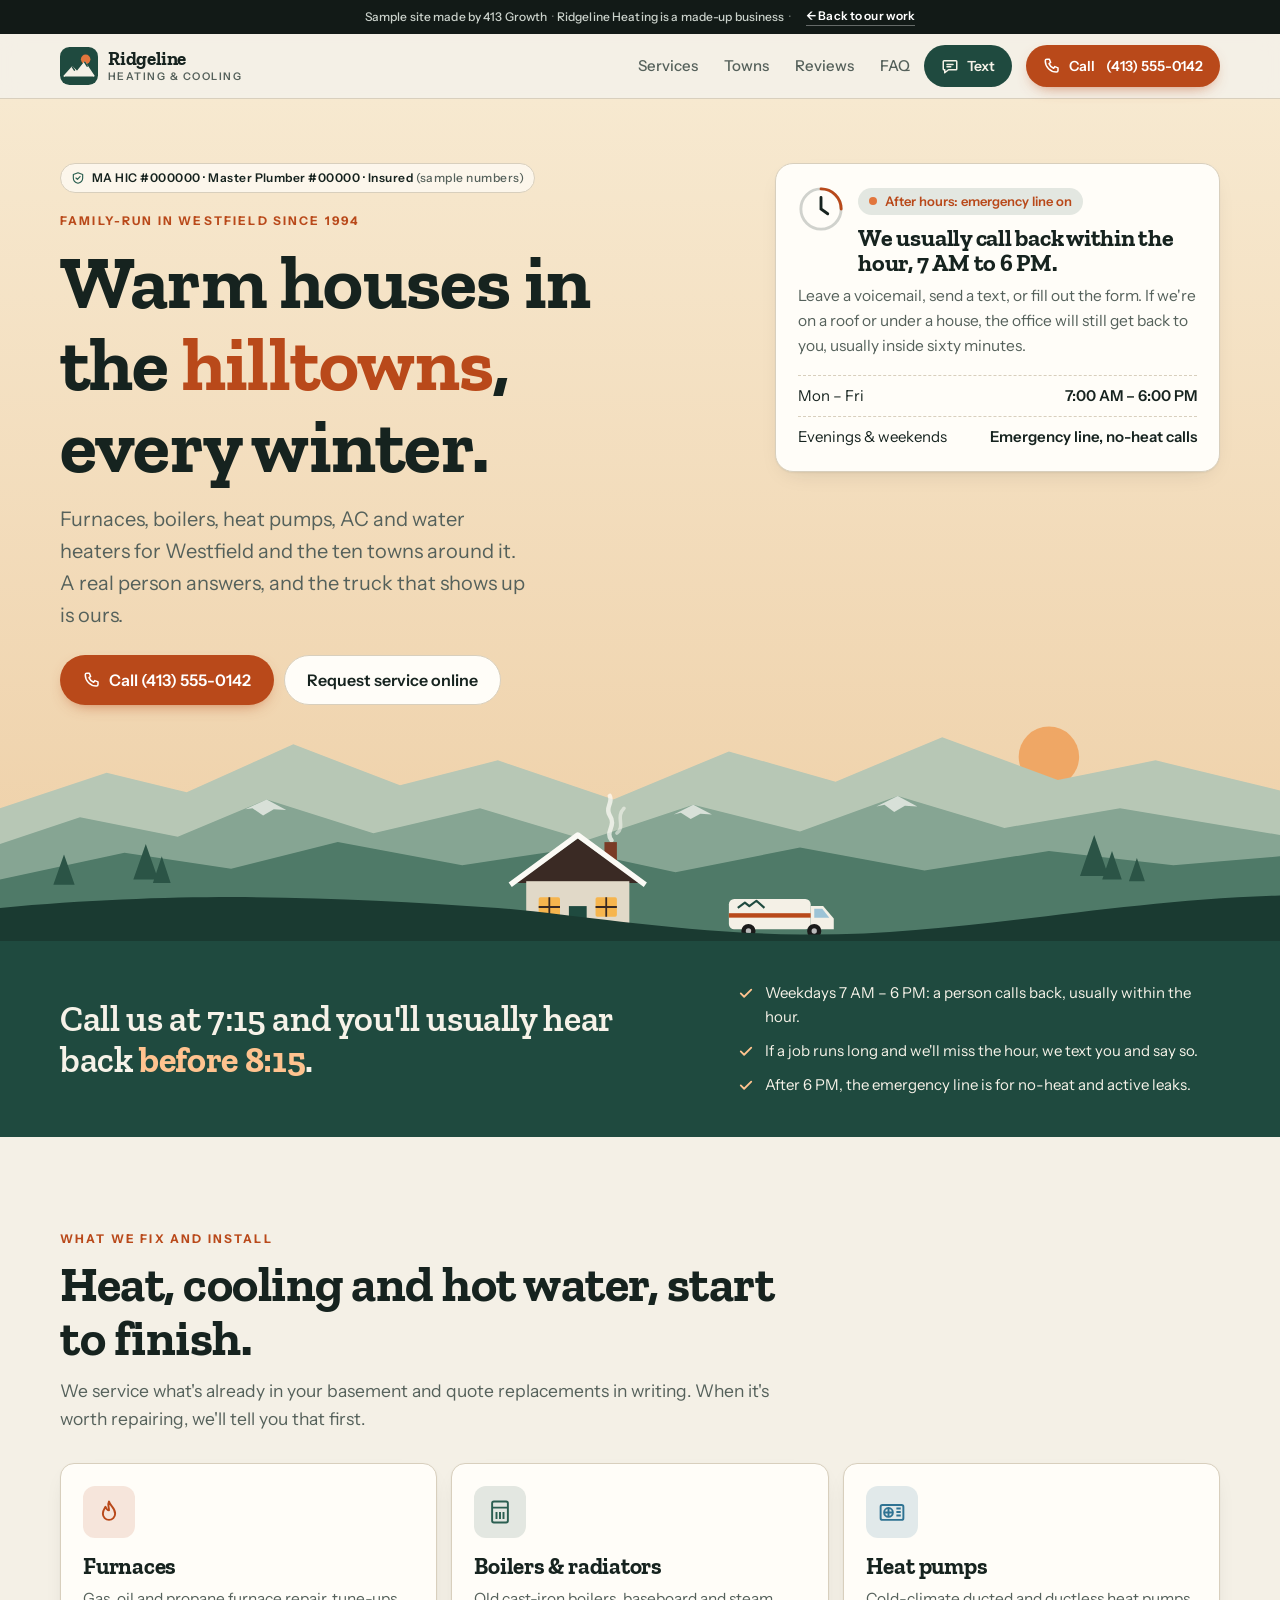
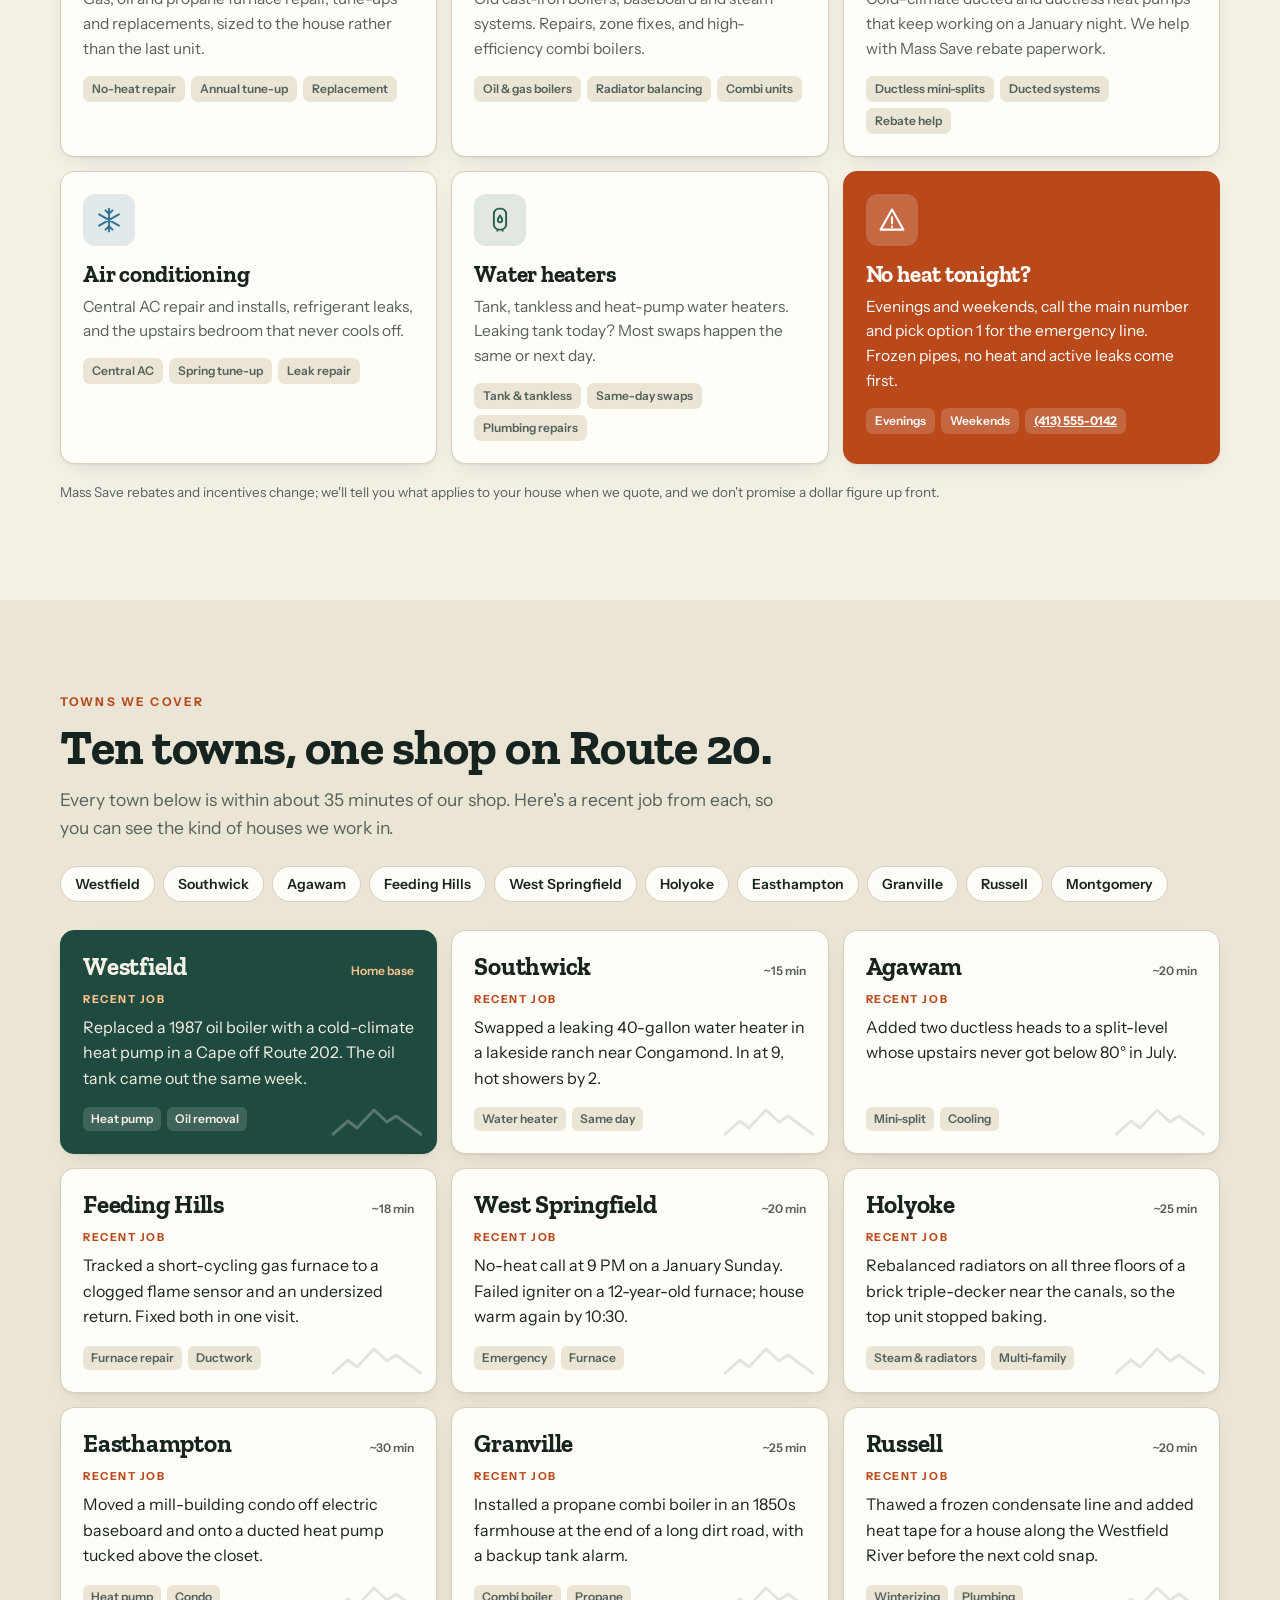
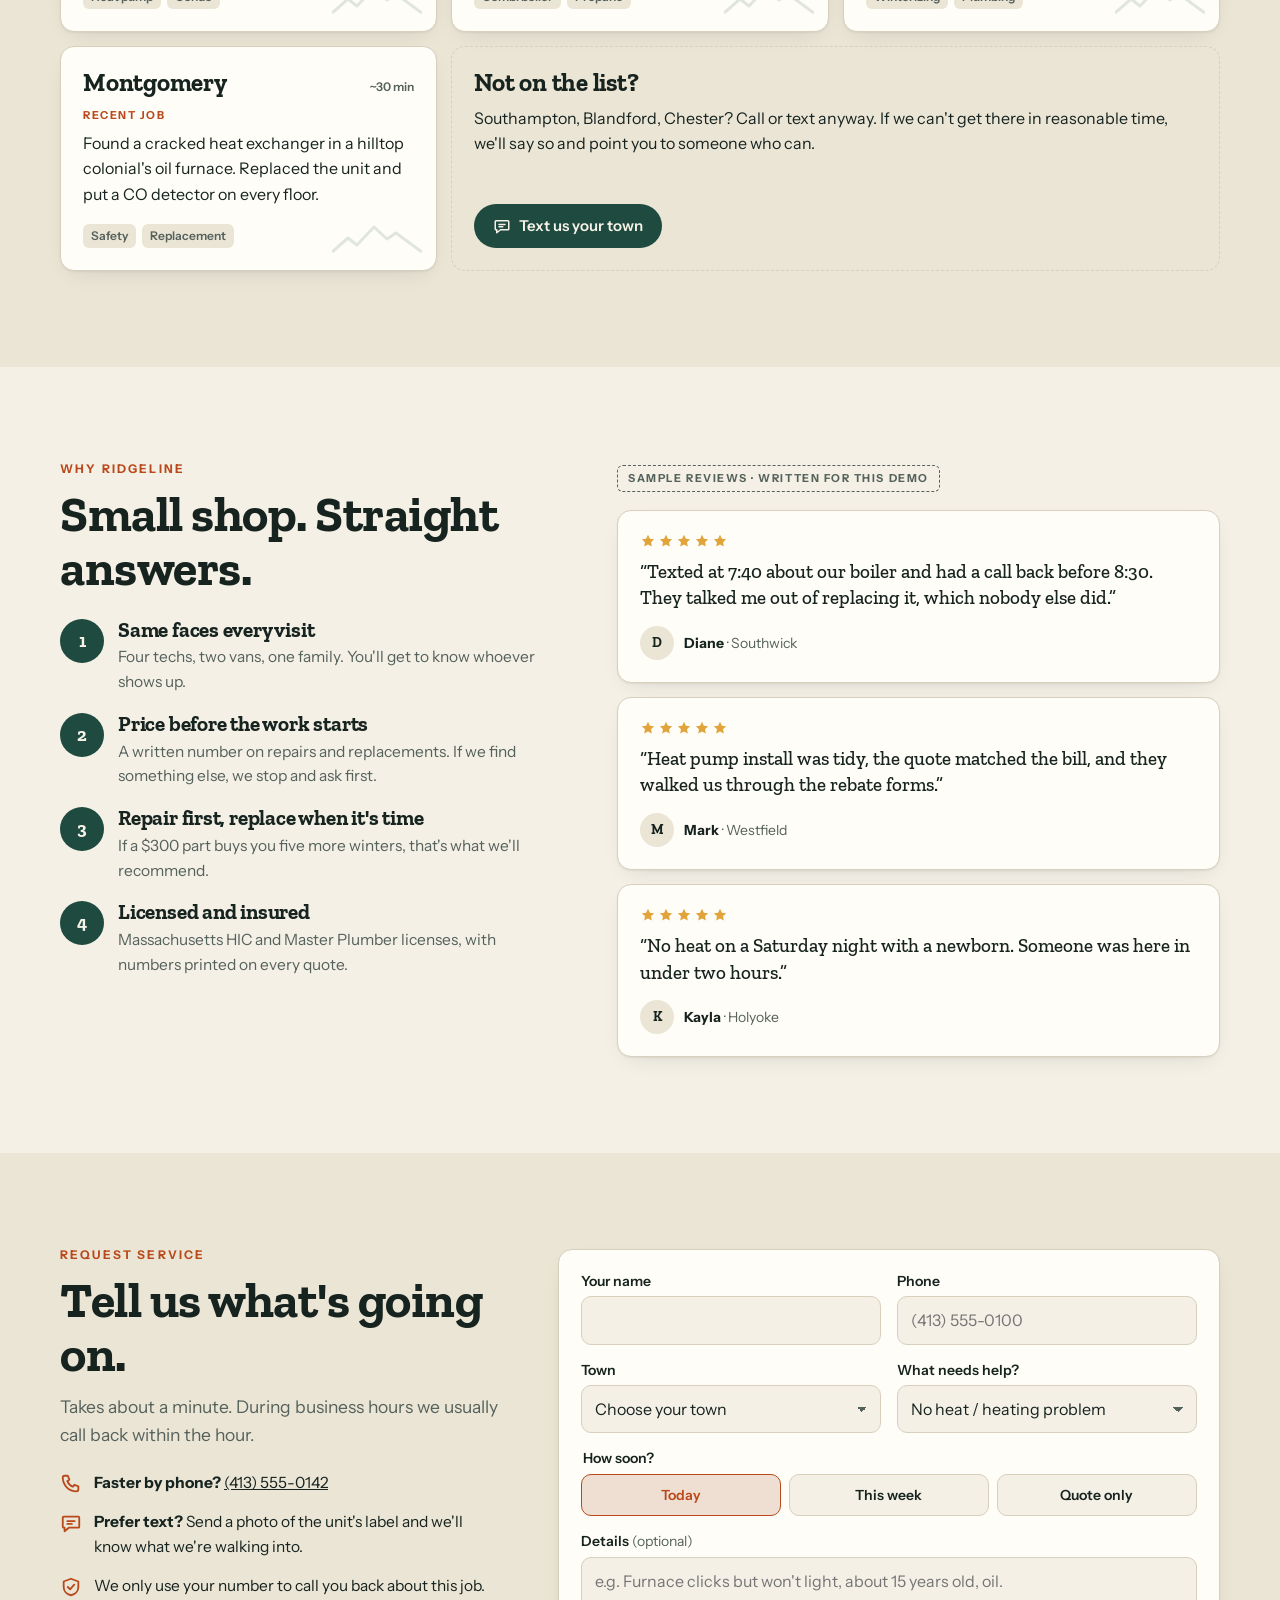
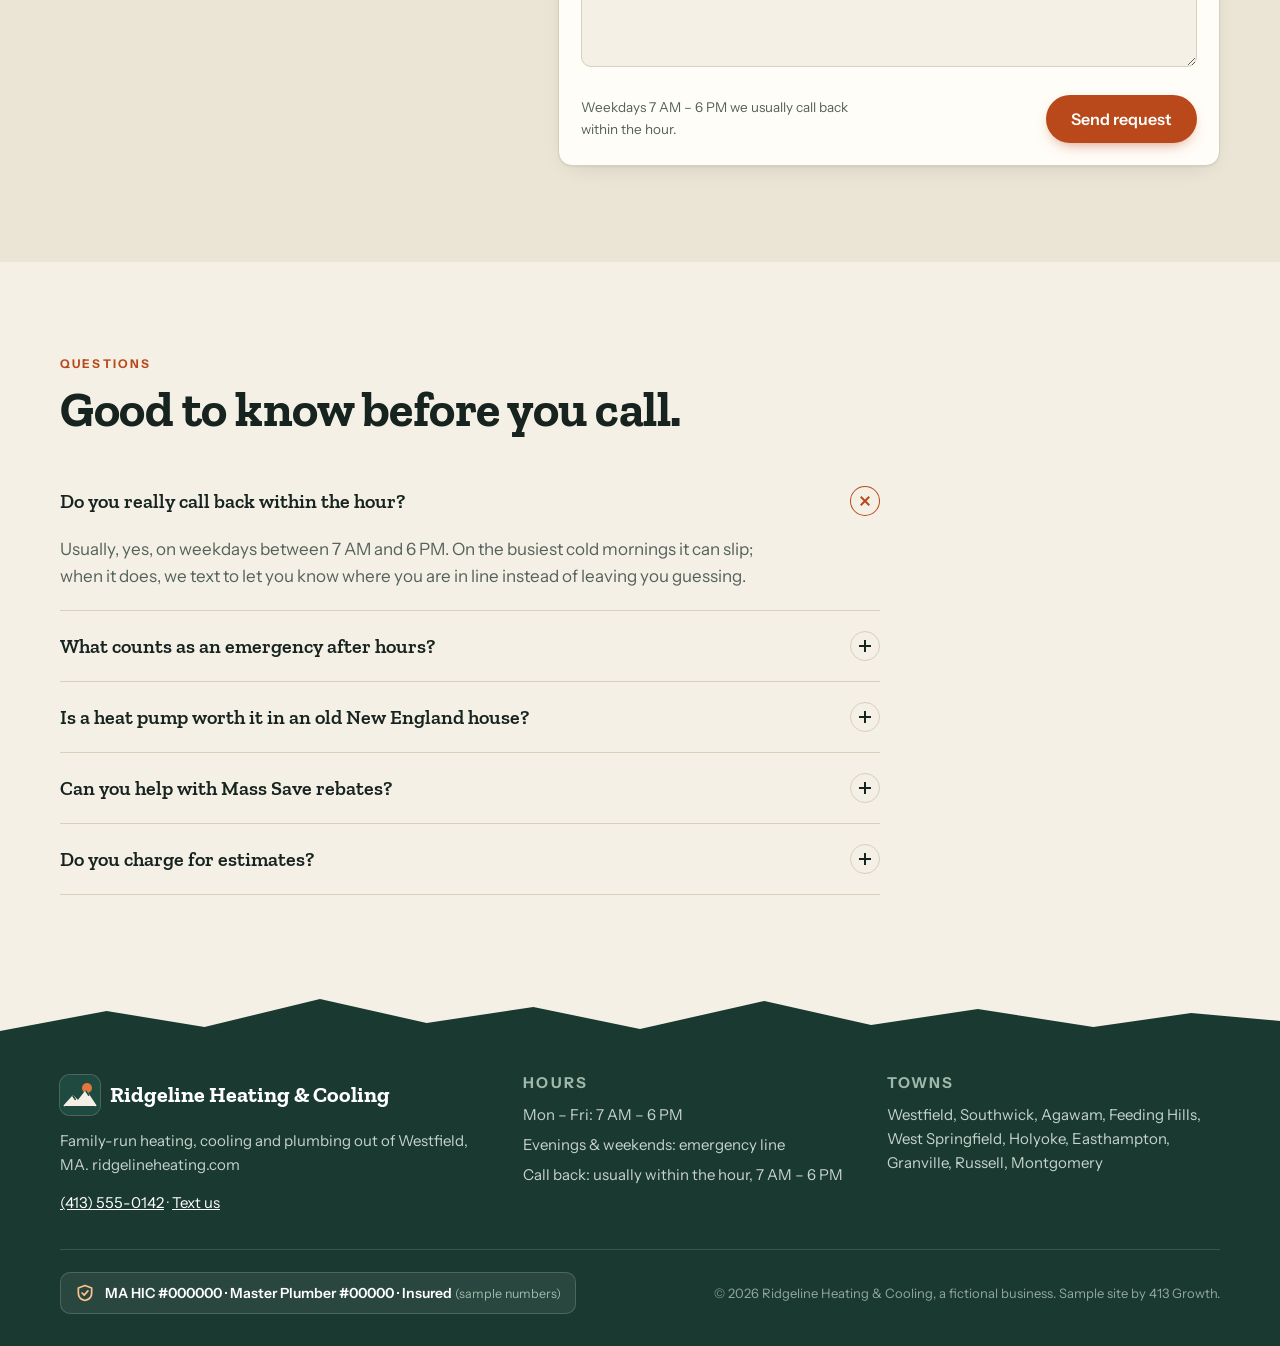
<file: work/ridgeline/index.html>
<!doctype html>
<html lang="en">
<head>
<meta charset="utf-8">
<meta name="viewport" content="width=device-width, initial-scale=1">
<title>Ridgeline Heating &amp; Cooling · Westfield, MA</title>
<meta name="description" content="Family-run heating, cooling and plumbing in Westfield, MA and the surrounding hilltowns. Furnaces, boilers, heat pumps, AC, water heaters and no-heat emergencies. (Sample site by 413 Growth.)">
<meta name="robots" content="noindex">
<meta name="color-scheme" content="light dark">
<link rel="preconnect" href="https://fonts.googleapis.com">
<link rel="preconnect" href="https://fonts.gstatic.com" crossorigin>
<link href="https://fonts.googleapis.com/css2?family=Zilla+Slab:wght@500;600;700&family=Instrument+Sans:wght@400;500;600;700&display=swap" rel="stylesheet">
<style>
:root{
  --paper:#f4f0e6; --surface:#fffdf8; --surface-2:#ebe5d6; --ink:#16231f; --muted:#55615b; --line:#d8cfbd;
  --brand:#1f4a3f; --brand-2:#2b5f51; --brand-ink:#f6f2e8; --accent:#1f4a3f;
  --ember:#b9491a; --ember-btn:#b9491a; --ember-hi:#e2763d; --ember-ink:#fff; --ice:#2f7393;
  --sky-a:#f7e9d0; --sky-b:#eecfa6; --sun:#f0a25e;
  --h1:#b7c7b5; --h2:#86a593; --h3:#4f7a68; --h4:#2b5446; --h5:#1a3a31;
  --snow:#fbfaf5; --win:#f6b54e;
  --banner-bg:#121a17; --banner-ink:#dfe6df;
  --shadow:0 1px 2px rgba(22,35,31,.06),0 8px 24px -12px rgba(22,35,31,.18);
  --radius:14px; --bannerh:34px; --headh:64px;
  --display:"Zilla Slab",Rockwell,"Roboto Slab",Georgia,serif;
  --sans:"Instrument Sans",system-ui,-apple-system,"Segoe UI",Roboto,sans-serif;
}
@media (prefers-color-scheme:dark){
  :root{
    --paper:#0e1614; --surface:#15201d; --surface-2:#1b2925; --ink:#e8ede5; --muted:#a2b0a8; --line:#2a3b35;
    --brand:#2a5e50; --brand-2:#347060; --brand-ink:#f1f5ef; --accent:#8fd0b5;
    --ember:#e0703a; --ember-btn:#c0501d; --ember-hi:#f08a52; --ice:#7bbad6;
    --sky-a:#0f1d27; --sky-b:#1c2f3a; --sun:#e9e2c8;
    --h1:#2a3e46; --h2:#22363a; --h3:#1b2e2c; --h4:#152521; --h5:#0e1614;
    --snow:#c9d3d1; --win:#ffbe5c;
    --banner-bg:#050807; --banner-ink:#c9d2cc;
    --shadow:0 1px 2px rgba(0,0,0,.3),0 10px 30px -12px rgba(0,0,0,.6);
  }
}
*,*::before,*::after{box-sizing:border-box}
html{-webkit-text-size-adjust:100%;scroll-behavior:smooth}
body{margin:0;padding-top:var(--bannerh);background:var(--paper);color:var(--ink);font:400 17px/1.6 var(--sans);overflow-x:hidden}
img,svg{display:block;max-width:100%}
a{color:inherit}
h1,h2,h3{font-family:var(--display);font-weight:700;line-height:1.08;margin:0;letter-spacing:-.01em}
p{margin:0}
:focus-visible{outline:3px solid var(--ember-hi);outline-offset:3px;border-radius:6px}
.wrap{width:100%;max-width:1200px;margin:0 auto;padding:0 20px}
.sr{position:absolute!important;width:1px;height:1px;overflow:hidden;clip:rect(0 0 0 0);white-space:nowrap}
[id]{scroll-margin-top:calc(var(--bannerh) + var(--headh) + 12px)}

/* sample banner */
.sample{position:fixed;inset:0 0 auto 0;z-index:60;background:var(--banner-bg);color:var(--banner-ink);font:500 12px/1.35 var(--sans);letter-spacing:.01em}
@media (max-width:640px){.sample{font-size:11px;line-height:1.3}.sample .wrap{padding-left:16px;padding-right:16px;gap:10px}}
.sample .wrap{display:flex;align-items:center;justify-content:center;gap:12px;min-height:var(--bannerh);padding-top:4px;padding-bottom:4px}
.sample p{opacity:.9}
.sample a{color:#fff;font-weight:600;text-decoration:none;white-space:nowrap;border-bottom:1px solid rgba(255,255,255,.35)}
.sample a:hover{border-color:#fff}
.sample .dot{opacity:.45;margin:0 .35em}
@media (max-width:640px){.sample .wrap{justify-content:space-between;text-align:left}.sample p .hide-s{display:none}}

/* header */
.top{position:sticky;top:var(--bannerh);z-index:50;background:color-mix(in srgb,var(--paper) 88%,transparent);backdrop-filter:saturate(1.4) blur(10px);-webkit-backdrop-filter:saturate(1.4) blur(10px);border-bottom:1px solid var(--line)}
.top .wrap{display:flex;align-items:center;gap:14px;height:var(--headh)}
.brand{display:flex;align-items:center;gap:10px;text-decoration:none;margin-right:auto;min-width:0}
.brand svg{width:38px;height:38px;flex:none}
.brand b{font:700 19px/1 var(--display);letter-spacing:-.01em;display:block;white-space:nowrap}
.brand small{display:block;font:600 10.5px/1.2 var(--sans);letter-spacing:.14em;text-transform:uppercase;color:var(--muted);margin-top:3px;white-space:nowrap}
.nav{display:none;gap:26px;font-weight:500;font-size:15px}
.nav a{text-decoration:none;color:var(--muted)}
.nav a:hover{color:var(--ink)}
.btn{display:inline-flex;align-items:center;justify-content:center;gap:8px;font:600 15px/1 var(--sans);text-decoration:none;border-radius:999px;padding:12px 18px;border:1.5px solid transparent;cursor:pointer;transition:transform .15s ease,background-color .15s ease,box-shadow .15s ease;white-space:nowrap}
.btn svg{width:18px;height:18px;flex:none}
.btn:hover{transform:translateY(-1px)}
.btn-call{background:var(--ember-btn);color:var(--ember-ink);box-shadow:0 6px 16px -8px rgba(185,73,26,.8)}
.btn-call:hover{background:color-mix(in srgb,var(--ember-btn) 88%,#000)}
.btn-text{background:var(--brand);color:var(--brand-ink)}
.btn-text:hover{background:var(--brand-2)}
.btn-ghost{border-color:var(--line);color:var(--ink);background:var(--surface)}
.top .btn{padding:10px 14px;font-size:14px}
.top .num{display:none}
@media (min-width:600px){.top .num{display:inline}}
@media (min-width:980px){.nav{display:flex}.top .btn{padding:11px 16px}}
@media (max-width:380px){.brand small{display:none}.brand b{font-size:17px}}

/* hero */
.hero{position:relative;overflow:hidden;background:linear-gradient(180deg,var(--sky-a) 0%,var(--sky-b) 100%)}
.hero .wrap{position:relative;z-index:2;display:grid;gap:28px;padding-top:28px;padding-bottom:0}
.creds{display:flex;flex-wrap:wrap;align-items:center;gap:6px 10px;font:600 12px/1.3 var(--sans);letter-spacing:.04em;color:var(--ink)}
.creds .pill{display:inline-flex;align-items:flex-start;gap:7px;background:color-mix(in srgb,var(--surface) 70%,transparent);border:1px solid var(--line);border-radius:999px;padding:6px 10px}
.creds svg{width:14px;height:14px;flex:none;margin-top:1px;color:var(--brand-2)}
.creds em{font-style:normal;font-weight:500;color:var(--muted)}
.eyebrow{font:700 12px/1 var(--sans);letter-spacing:.18em;text-transform:uppercase;color:var(--ember)}
.hero h1{font-size:clamp(40px,10.5vw,76px);margin-top:14px;max-width:13ch}
.hero h1 span{color:var(--ember)}
.lede{font-size:clamp(17px,2.2vw,20px);color:var(--muted);max-width:36ch;margin-top:16px}
.cta{display:flex;flex-wrap:wrap;gap:10px;margin-top:24px}
.cta .btn{padding:15px 22px;font-size:16px}
@media (max-width:520px){.cta .btn{flex:1 1 100%}}
.promise{background:var(--surface);border:1px solid var(--line);border-radius:18px;padding:22px;box-shadow:var(--shadow);align-self:start}
.promise h2{font-size:24px;margin-top:10px}
.promise p{color:var(--muted);margin-top:8px;font-size:15.5px}
.status{display:inline-flex;align-items:center;gap:8px;font:600 13px/1 var(--sans);color:var(--brand-2);background:color-mix(in srgb,var(--brand) 12%,transparent);padding:7px 11px;border-radius:999px}
@media (prefers-color-scheme:dark){.status{color:var(--accent)}}
.status i{width:8px;height:8px;border-radius:50%;background:#2fae6f;box-shadow:0 0 0 0 rgba(47,174,111,.6);animation:pulse 2.2s infinite}
.status.closed{color:var(--ember)}
.status.closed i{background:var(--ember-hi);box-shadow:none;animation:none}
.hours{list-style:none;padding:0;margin:16px 0 0;display:grid;gap:8px;font-size:15px}
.hours li{display:flex;justify-content:space-between;gap:12px;border-top:1px dashed var(--line);padding-top:8px}
.hours b{font-weight:600}
.clock{width:46px;height:46px;flex:none}
.promise-head{display:flex;gap:14px;align-items:flex-start}
.scene{position:relative;z-index:1;margin-top:8px;width:100%;height:auto;min-height:150px}
.scene svg{width:100%;height:auto;min-width:760px;margin-left:50%;transform:translateX(-50%)}
.smoke{animation:drift 7s ease-in-out infinite;transform-origin:center bottom}
.smoke:nth-of-type(2){animation-delay:-2.5s}
.glow{animation:flicker 4s ease-in-out infinite}
.star{animation:twinkle 3.5s ease-in-out infinite}
.sunmoon{fill:var(--sun)}
.stars{display:none}
@media (prefers-color-scheme:dark){.stars{display:inline}}
.rise{animation:rise .7s cubic-bezier(.2,.7,.2,1) both}
.rise.d1{animation-delay:.08s}.rise.d2{animation-delay:.16s}.rise.d3{animation-delay:.24s}
@keyframes rise{from{opacity:0;transform:translateY(14px)}to{opacity:1;transform:none}}
@keyframes pulse{0%{box-shadow:0 0 0 0 rgba(47,174,111,.55)}70%{box-shadow:0 0 0 8px rgba(47,174,111,0)}100%{box-shadow:0 0 0 0 rgba(47,174,111,0)}}
@keyframes drift{0%,100%{transform:translate(0,0);opacity:.75}50%{transform:translate(6px,-6px);opacity:.4}}
@keyframes flicker{0%,100%{opacity:1}45%{opacity:.82}55%{opacity:.95}}
@keyframes twinkle{0%,100%{opacity:.9}50%{opacity:.3}}
@media (min-width:900px){
  .hero .wrap{grid-template-columns:1.35fr .9fr;align-items:end;padding-top:64px;gap:48px}
  .scene{margin-top:-30px}
  .scene svg{min-width:0;margin:0;transform:none}
}

/* promise band */
.band{background:var(--brand);color:var(--brand-ink)}
.band .wrap{display:grid;gap:18px;padding-top:30px;padding-bottom:30px}
.band q{quotes:none;font:600 clamp(24px,4vw,36px)/1.15 var(--display);letter-spacing:-.01em}
.band q b{color:#ffc38f}
.band p{opacity:.85;font-size:15.5px;max-width:58ch}
.band .tick{display:grid;gap:10px;list-style:none;margin:0;padding:0;font-size:15px}
.band .tick li{display:flex;gap:10px;align-items:flex-start}
.band .tick svg{width:18px;height:18px;flex:none;margin-top:3px;color:#ffc38f}
@media (min-width:900px){.band .wrap{grid-template-columns:1.3fr 1fr;align-items:center;gap:48px;padding-top:40px;padding-bottom:40px}}

/* sections */
section{padding:64px 0}
.sec-head{display:grid;gap:12px;margin-bottom:30px;max-width:720px}
.sec-head h2{font-size:clamp(32px,6vw,50px)}
.sec-head p{color:var(--muted);font-size:17.5px}
.sec-head .eyebrow{color:var(--ember);font-size:12px}
@media (min-width:900px){section{padding:96px 0}}

.grid{display:grid;gap:14px}
@media (min-width:640px){.grid.two{grid-template-columns:1fr 1fr}}
@media (min-width:1000px){.grid.three{grid-template-columns:repeat(3,1fr)}}
@media (min-width:640px) and (max-width:999px){.grid.three{grid-template-columns:1fr 1fr}}

.card{background:var(--surface);border:1px solid var(--line);border-radius:var(--radius);padding:22px;box-shadow:var(--shadow);transition:transform .2s ease,border-color .2s ease}
.card:hover{transform:translateY(-2px);border-color:color-mix(in srgb,var(--brand-2) 40%,var(--line))}
.ico{width:52px;height:52px;border-radius:12px;display:grid;place-items:center;background:color-mix(in srgb,var(--brand) 12%,transparent);color:var(--brand-2)}
@media (prefers-color-scheme:dark){.ico{color:var(--accent);background:color-mix(in srgb,var(--accent) 12%,transparent)}}
.ico.hot{background:color-mix(in srgb,var(--ember) 13%,transparent);color:var(--ember)}
.ico.cool{background:color-mix(in srgb,var(--ice) 14%,transparent);color:var(--ice)}
.ico svg{width:28px;height:28px}
.svc h3{font-size:23px;margin-top:16px}
.svc p{color:var(--muted);margin-top:8px;font-size:15.5px}
.svc ul{margin:14px 0 0;padding:0;list-style:none;display:flex;flex-wrap:wrap;gap:6px}
.svc li{font:600 12px/1 var(--sans);padding:7px 9px;border-radius:7px;background:var(--surface-2);color:var(--muted)}
.svc.urgent{background:var(--ember-btn);border-color:var(--ember-btn);color:#fff}
.svc.urgent p,.svc.urgent li{color:#fff}
.svc.urgent li{background:rgba(255,255,255,.16)}
.svc.urgent .ico{background:rgba(255,255,255,.18);color:#fff}
.svc.urgent a{color:#fff;font-weight:700}
.note{font-size:13.5px;color:var(--muted);margin-top:18px}

/* towns */
.towns{background:var(--surface-2)}
.chips{display:flex;flex-wrap:wrap;gap:8px;margin:-6px 0 28px;padding:0;list-style:none}
.chips a{display:inline-block;text-decoration:none;font:600 14px/1 var(--sans);padding:10px 14px;border-radius:999px;background:var(--surface);border:1px solid var(--line)}
.chips a:hover{border-color:var(--brand-2);color:var(--brand-2)}
.town{position:relative;display:flex;flex-direction:column;gap:10px;overflow:hidden}
.town .t-top{display:flex;justify-content:space-between;align-items:baseline;gap:10px}
.town h3{font-size:25px}
.town .mi{font:600 12px/1 var(--sans);color:var(--muted);white-space:nowrap}
.town .job-k{font:700 11px/1 var(--sans);letter-spacing:.14em;text-transform:uppercase;color:var(--ember);margin-top:4px}
.town .job{font-size:16px}
.town .tags{display:flex;gap:6px;flex-wrap:wrap;margin-top:auto;padding-top:6px}
.town .tags span{font:600 12px/1 var(--sans);padding:6px 8px;border-radius:6px;background:var(--surface-2);color:var(--muted)}
.town .ridge{position:absolute;right:14px;bottom:16px;width:90px;height:30px;opacity:.14;color:var(--brand-2);pointer-events:none}
.town:target{outline:2px solid var(--ember);outline-offset:2px}
@media (min-width:640px){.town.more{grid-column:span 2}}
.home-base{background:var(--brand);color:var(--brand-ink);border-color:var(--brand)}
.home-base .mi,.home-base .job-k{color:#ffc38f}
.home-base .tags span{background:rgba(255,255,255,.14);color:var(--brand-ink)}
.home-base .ridge{opacity:.25;color:#fff}

/* why + reviews */
.why{display:grid;gap:40px}
@media (min-width:960px){.why{grid-template-columns:.9fr 1.1fr;gap:64px}}
.points{list-style:none;margin:0;padding:0;display:grid;gap:18px}
.points li{display:grid;grid-template-columns:44px 1fr;gap:14px}
.points .n{width:44px;height:44px;border-radius:50%;display:grid;place-items:center;font:700 18px/1 var(--display);background:var(--brand);color:var(--brand-ink)}
.points h3{font-size:21px}
.points p{color:var(--muted);font-size:15.5px;margin-top:4px}
.tagline{display:inline-flex;align-items:center;gap:8px;font:700 11px/1 var(--sans);letter-spacing:.14em;text-transform:uppercase;padding:7px 10px;border-radius:6px;border:1.5px dashed var(--muted);color:var(--muted)}
.reviews{display:grid;gap:14px;margin-top:18px}
.review{margin:0}
.review blockquote{margin:0;font:500 19px/1.4 var(--display)}
.review figcaption{margin-top:14px;display:flex;align-items:center;gap:10px;font-size:14px;color:var(--muted)}
.review figcaption b{color:var(--ink)}
.stars5{display:flex;gap:2px;color:#e0a43a;margin-bottom:10px}
.stars5 svg{width:16px;height:16px}
.av{width:34px;height:34px;border-radius:50%;display:grid;place-items:center;font:700 14px/1 var(--display);background:var(--surface-2);color:var(--ink)}

/* form */
.req{background:var(--surface-2)}
.req-grid{display:grid;gap:28px}
@media (min-width:960px){.req-grid{grid-template-columns:.8fr 1.2fr;gap:56px}}
.aside-list{list-style:none;padding:0;margin:22px 0 0;display:grid;gap:14px}
.aside-list li{display:flex;gap:12px;align-items:flex-start;font-size:15.5px}
.aside-list svg{width:22px;height:22px;flex:none;color:var(--ember);margin-top:2px}
form.card:hover{transform:none}
.fields{display:grid;gap:16px}
@media (min-width:640px){.fields{grid-template-columns:1fr 1fr}.full{grid-column:1/-1}}
label,.lbl{display:block;font:600 14px/1.3 var(--sans);margin-bottom:6px}
.opt{font-weight:400;color:var(--muted)}
input,select,textarea{width:100%;font:400 16px/1.4 var(--sans);color:var(--ink);background:var(--paper);border:1.5px solid var(--line);border-radius:10px;padding:12px 13px;appearance:none;-webkit-appearance:none}
select{background-image:linear-gradient(45deg,transparent 50%,var(--muted) 50%),linear-gradient(135deg,var(--muted) 50%,transparent 50%);background-position:calc(100% - 18px) 52%,calc(100% - 13px) 52%;background-size:5px 5px;background-repeat:no-repeat;padding-right:36px}
textarea{min-height:110px;resize:vertical}
input:focus,select:focus,textarea:focus{outline:none;border-color:var(--brand-2);box-shadow:0 0 0 3px color-mix(in srgb,var(--brand-2) 25%,transparent)}
fieldset{border:0;margin:0;padding:0;min-width:0}
.seg{display:grid;grid-template-columns:repeat(3,1fr);gap:8px}
.seg label{margin:0;position:relative}
.seg input{position:absolute;opacity:0;width:1px;height:1px}
.seg span{display:block;white-space:nowrap;text-align:center;font:600 14px/1.2 var(--sans);padding:12px 6px;border:1.5px solid var(--line);border-radius:10px;background:var(--paper);cursor:pointer}
.seg input:checked+span{border-color:var(--ember);background:color-mix(in srgb,var(--ember) 10%,var(--paper));color:var(--ember)}
.seg input:focus-visible+span{outline:3px solid var(--ember-hi);outline-offset:2px}
.form-foot{display:flex;flex-wrap:wrap;gap:14px;align-items:center;justify-content:space-between;margin-top:20px}
.form-foot .btn{padding:15px 24px;font-size:16px}
.form-foot small{color:var(--muted);font-size:13.5px;max-width:34ch}
.sent{display:none;margin-top:16px;padding:14px 16px;border-radius:10px;background:color-mix(in srgb,var(--brand) 12%,var(--surface));border:1px solid color-mix(in srgb,var(--brand-2) 40%,var(--line));font-weight:600}
.sent.show{display:flex;gap:10px;align-items:flex-start}
.sent svg{width:20px;height:20px;flex:none;margin-top:2px;color:var(--brand-2)}

/* faq */
.faq{max-width:820px}
.faq details{border-bottom:1px solid var(--line)}
.faq summary{list-style:none;cursor:pointer;display:flex;justify-content:space-between;gap:16px;align-items:center;padding:20px 0;font:600 20px/1.3 var(--display)}
.faq summary::-webkit-details-marker{display:none}
.faq summary i{flex:none;width:30px;height:30px;border-radius:50%;border:1.5px solid var(--line);position:relative;transition:transform .2s ease}
.faq summary i::before,.faq summary i::after{content:"";position:absolute;left:50%;top:50%;width:12px;height:2px;background:currentColor;transform:translate(-50%,-50%)}
.faq summary i::after{transform:translate(-50%,-50%) rotate(90deg)}
.faq details[open] summary i{transform:rotate(45deg);border-color:var(--ember);color:var(--ember)}
.faq details p{padding:0 0 20px;color:var(--muted);max-width:66ch}

/* footer */
footer{background:var(--h5);color:#dfe7e1;padding:0 0 32px}
@media (prefers-color-scheme:dark){footer{background:#08100e}}
footer .ridgefoot{display:block;width:100%;height:60px;color:var(--h5);background:var(--paper)}
@media (prefers-color-scheme:dark){footer .ridgefoot{color:#08100e}}
.foot{display:grid;gap:30px;padding-top:24px}
@media (min-width:860px){.foot{grid-template-columns:1.3fr 1fr 1fr}}
footer h2{font-size:15px;font-family:var(--sans);letter-spacing:.14em;text-transform:uppercase;color:#9fb8ab;margin-bottom:12px}
footer p,footer li{font-size:15px;color:#c7d3cc}
footer ul{list-style:none;margin:0;padding:0;display:grid;gap:6px}
footer a{color:#fff}
.lic{margin-top:34px;border-top:1px solid rgba(255,255,255,.14);padding-top:22px;display:flex;flex-wrap:wrap;gap:10px 20px;align-items:center;justify-content:space-between}
.lic-badge{display:inline-flex;align-items:center;gap:10px;font:600 14px/1.3 var(--sans);color:#fff;background:rgba(255,255,255,.07);border:1px solid rgba(255,255,255,.16);border-radius:10px;padding:10px 14px}
.lic-badge svg{width:20px;height:20px;color:#ffc38f;flex:none}
.lic-badge em{font-style:normal;font-weight:400;color:#9fb8ab;font-size:12.5px}
.fine{font-size:13px;color:#93a69c}
.fbrand{display:flex;gap:10px;align-items:center;margin-bottom:14px}
.fbrand svg{width:40px;height:40px;border-radius:10px;box-shadow:0 0 0 1px rgba(255,255,255,.22)}
.fbrand b{font:700 22px/1 var(--display);color:#fff}

@media (prefers-reduced-motion:reduce){
  *,*::before,*::after{animation:none!important;transition:none!important;scroll-behavior:auto!important}
}
</style>
</head>
<body>

<div class="sample" id="sample" role="note" aria-label="Sample site notice">
  <div class="wrap">
    <p>Sample site made by 413 Growth<span class="dot">·</span>Ridgeline Heating is a made-up business<span class="dot hide-s">·</span></p>
    <a href="../../work.html">← Back to our work</a>
  </div>
</div>

<svg width="0" height="0" style="position:absolute" aria-hidden="true" focusable="false">
  <defs>
    <symbol id="i-phone" viewBox="0 0 24 24"><path fill="none" stroke="currentColor" stroke-width="2" stroke-linecap="round" stroke-linejoin="round" d="M5 3h3.5l1.7 4.3-2.2 1.5a11 11 0 0 0 6.2 6.2l1.5-2.2L20 14.5V18a2 2 0 0 1-2 2A15 15 0 0 1 3 5a2 2 0 0 1 2-2z"/></symbol>
    <symbol id="i-text" viewBox="0 0 24 24"><path fill="none" stroke="currentColor" stroke-width="2" stroke-linejoin="round" d="M4 5h16a1 1 0 0 1 1 1v10a1 1 0 0 1-1 1H10l-5 4v-4H4a1 1 0 0 1-1-1V6a1 1 0 0 1 1-1z"/><path stroke="currentColor" stroke-width="2" stroke-linecap="round" d="M8 10h8M8 13h5"/></symbol>
    <symbol id="i-check" viewBox="0 0 24 24"><path fill="none" stroke="currentColor" stroke-width="2.4" stroke-linecap="round" stroke-linejoin="round" d="M5 12.5l4.5 4.5L19 7.5"/></symbol>
    <symbol id="i-shield" viewBox="0 0 24 24"><path fill="none" stroke="currentColor" stroke-width="2" stroke-linejoin="round" d="M12 3l8 3v6c0 4.5-3.4 8-8 9-4.6-1-8-4.5-8-9V6z"/><path fill="none" stroke="currentColor" stroke-width="2" stroke-linecap="round" stroke-linejoin="round" d="M8.5 12l2.5 2.5 4.5-5"/></symbol>
    <symbol id="i-star" viewBox="0 0 24 24"><path fill="currentColor" d="M12 2.8l2.8 5.9 6.4.8-4.7 4.4 1.2 6.4L12 17.2l-5.7 3.1 1.2-6.4L2.8 9.5l6.4-.8z"/></symbol>
    <symbol id="i-ridge" viewBox="0 0 90 30"><path fill="none" stroke="currentColor" stroke-width="3" stroke-linejoin="round" d="M0 28l16-14 9 7 17-18 13 12 9-6 26 19"/></symbol>
    <symbol id="logo" viewBox="0 0 40 40"><rect width="40" height="40" rx="10" fill="#1f4a3f"/><circle cx="27" cy="13" r="5" fill="#e2763d"/><path d="M4 31l9-10 5 5 8-10 10 15z" fill="#f4f0e6"/><path d="M4 31l9-10 5 5 8-10 10 15" fill="none" stroke="#f4f0e6" stroke-width="1.5" stroke-linejoin="round"/><path d="M13 21l2.2 3.4M26 16l2.6 4.2" stroke="#1f4a3f" stroke-width="1.6" stroke-linecap="round"/></symbol>
  </defs>
</svg>

<header class="top">
  <div class="wrap">
    <a class="brand" href="#top" aria-label="Ridgeline Heating and Cooling, home">
      <svg aria-hidden="true"><use href="#logo"/></svg>
      <span><b>Ridgeline</b><small>Heating &amp; Cooling</small></span>
    </a>
    <nav class="nav" aria-label="Main">
      <a href="#services">Services</a>
      <a href="#towns">Towns</a>
      <a href="#reviews">Reviews</a>
      <a href="#faq">FAQ</a>
    </nav>
    <a class="btn btn-text" href="sms:+14135550142" aria-label="Text us at (413) 555-0142"><svg aria-hidden="true"><use href="#i-text"/></svg>Text</a>
    <a class="btn btn-call" href="tel:+14135550142" aria-label="Call (413) 555-0142"><svg aria-hidden="true"><use href="#i-phone"/></svg>Call<span class="num">&nbsp;(413) 555-0142</span></a>
  </div>
</header>

<main id="top">
  <section class="hero" style="padding:0" aria-labelledby="hero-h">
    <div class="wrap">
      <div>
        <div class="creds rise">
          <span class="pill"><svg aria-hidden="true"><use href="#i-shield"/></svg><span>MA HIC #000000 · Master Plumber #00000 · Insured <em>(sample numbers)</em></span></span>
        </div>
        <p class="eyebrow rise d1" style="margin-top:22px">Family-run in Westfield since 1994</p>
        <h1 id="hero-h" class="rise d1">Warm houses in the <span>hilltowns</span>, every winter.</h1>
        <p class="lede rise d2">Furnaces, boilers, heat pumps, AC and water heaters for Westfield and the ten towns around it. A real person answers, and the truck that shows up is ours.</p>
        <div class="cta rise d3">
          <a class="btn btn-call" href="tel:+14135550142"><svg aria-hidden="true"><use href="#i-phone"/></svg>Call (413) 555-0142</a>
          <a class="btn btn-ghost" href="#request">Request service online</a>
        </div>
      </div>

      <aside class="promise rise d2" aria-labelledby="promise-h">
        <div class="promise-head">
          <svg class="clock" viewBox="0 0 48 48" role="img" aria-label="Clock icon">
            <circle cx="24" cy="24" r="21" fill="none" stroke="currentColor" stroke-width="3" opacity=".2"/>
            <path d="M24 3a21 21 0 0 1 21 21" fill="none" stroke="var(--ember)" stroke-width="3" stroke-linecap="round"/>
            <path d="M24 12v12l7 5" fill="none" stroke="currentColor" stroke-width="3" stroke-linecap="round"/>
          </svg>
          <div>
            <span class="status" id="status"><i aria-hidden="true"></i><span id="status-t">Weekdays 7 AM – 6 PM</span></span>
            <h2 id="promise-h">We usually call back within the hour, 7&nbsp;AM to 6&nbsp;PM.</h2>
          </div>
        </div>
        <p>Leave a voicemail, send a text, or fill out the form. If we're on a roof or under a house, the office will still get back to you, usually inside sixty minutes.</p>
        <ul class="hours">
          <li><span>Mon – Fri</span><b>7:00 AM – 6:00 PM</b></li>
          <li><span>Evenings &amp; weekends</span><b>Emergency line, no-heat calls</b></li>
        </ul>
      </aside>
    </div>

    <div class="scene" aria-hidden="false">
      <svg viewBox="0 0 1440 300" preserveAspectRatio="xMidYMax slice" role="img" aria-label="Illustration of layered green ridgelines with a small house, its windows lit and chimney smoking, set among pine trees">
        <g class="stars" fill="#f3efe0">
          <circle class="star" cx="140" cy="40" r="1.6"/><circle class="star" cx="300" cy="22" r="1.2" style="animation-delay:-1s"/><circle class="star" cx="520" cy="55" r="1.4" style="animation-delay:-2s"/><circle class="star" cx="760" cy="18" r="1.2"/><circle class="star" cx="980" cy="48" r="1.6" style="animation-delay:-1.4s"/><circle class="star" cx="1300" cy="30" r="1.3" style="animation-delay:-.6s"/>
        </g>
        <circle class="sunmoon" cx="1180" cy="92" r="34" opacity=".9"/>
        <path fill="var(--h1)" d="M0 150 L120 110 L210 132 L330 78 L450 124 L560 96 L690 140 L820 86 L940 120 L1060 70 L1190 118 L1300 96 L1440 130 V300 H0Z"/>
        <path fill="var(--h2)" d="M0 190 L90 160 L200 182 L300 140 L420 178 L540 150 L660 186 L780 146 L900 176 L1010 136 L1130 172 L1260 150 L1440 180 V300 H0Z"/>
        <path fill="var(--snow)" opacity=".7" d="M300 140 L322 152 L308 151 L296 158 L284 150 L276 151Z M780 146 L801 157 L788 156 L777 162 L766 155 L758 157Z M1010 136 L1032 148 L1018 147 L1006 154 L995 146 L986 148Z"/>
        <path fill="var(--h3)" d="M0 230 L140 200 L260 218 L380 188 L520 214 L640 196 L760 222 L900 194 L1040 220 L1180 198 L1320 214 L1440 204 V300 H0Z"/>
        <g fill="var(--h4)">
          <path d="M150 230 l14-40 14 40z M172 234 l10-30 10 30z M1215 226 l16-46 16 46z M1240 230 l11-32 11 32z M1270 232 l9-26 9 26z M60 236 l12-34 12 34z"/>
        </g>
        <!-- house -->
        <g transform="translate(560 168)">
          <path class="smoke" d="M128 18 c-8 -10 6 -16 -2 -28 c-6 -9 4 -14 0 -22" fill="none" stroke="var(--surface)" stroke-width="5" stroke-linecap="round" opacity=".7"/>
          <path class="smoke" d="M134 10 c10 -8 -2 -18 8 -28" fill="none" stroke="var(--surface)" stroke-width="4" stroke-linecap="round" opacity=".5"/>
          <rect x="120" y="20" width="14" height="30" fill="#7a3b26"/>
          <path d="M20 66 L90 16 L160 66Z" fill="#3a2a24"/>
          <path d="M14 68 L90 12 L166 68" fill="none" stroke="var(--snow)" stroke-width="6" stroke-linejoin="round"/>
          <rect x="32" y="64" width="116" height="66" fill="#efe6d4"/>
          <rect x="32" y="64" width="116" height="66" fill="#000" opacity=".06"/>
          <rect class="glow" x="46" y="82" width="24" height="22" rx="2" fill="var(--win)"/>
          <rect class="glow" x="110" y="82" width="24" height="22" rx="2" fill="var(--win)" style="animation-delay:-1.7s"/>
          <path d="M58 82v22M46 93h24M122 82v22M110 93h24" stroke="#3a2a24" stroke-width="2"/>
          <rect x="80" y="92" width="20" height="38" fill="#1f4a3f"/>
          <circle cx="95" cy="112" r="1.6" fill="#f4c46a"/>
        </g>
        <!-- van -->
        <g transform="translate(820 252)">
          <rect x="0" y="0" width="92" height="34" rx="6" fill="#f4f0e6"/>
          <path d="M92 8 h14 l12 14 v12 h-26z" fill="#f4f0e6"/>
          <path d="M96 11 h9 l8 10 h-17z" fill="#9cc3d6"/>
          <rect x="0" y="16" width="92" height="5" fill="#b9491a"/>
          <path d="M10 10 l8 -6 5 4 8 -6 9 8" fill="none" stroke="#1f4a3f" stroke-width="2.4" stroke-linejoin="round"/>
          <circle cx="22" cy="36" r="8" fill="#1a1a1a"/><circle cx="96" cy="36" r="8" fill="#1a1a1a"/>
          <circle cx="22" cy="36" r="3" fill="#bbb"/><circle cx="96" cy="36" r="3" fill="#bbb"/>
        </g>
        <path fill="var(--h5)" d="M0 262 C220 242 380 250 560 262 C640 268 760 290 900 292 C1080 294 1240 254 1440 248 V300 H0Z"/>
        <path fill="var(--paper)" d="M0 290 C300 280 600 296 900 300 L0 300Z" opacity="0"/>
      </svg>
    </div>
  </section>

  <div class="band" role="region" aria-label="Our callback promise">
    <div class="wrap">
      <q>Call us at 7:15 and you'll usually hear back <b>before 8:15</b>.</q>
      <ul class="tick">
        <li><svg aria-hidden="true"><use href="#i-check"/></svg><span>Weekdays 7 AM – 6 PM: a person calls back, usually within the hour.</span></li>
        <li><svg aria-hidden="true"><use href="#i-check"/></svg><span>If a job runs long and we'll miss the hour, we text you and say so.</span></li>
        <li><svg aria-hidden="true"><use href="#i-check"/></svg><span>After 6 PM, the emergency line is for no-heat and active leaks.</span></li>
      </ul>
    </div>
  </div>

  <section id="services" aria-labelledby="svc-h">
    <div class="wrap">
      <div class="sec-head">
        <p class="eyebrow">What we fix and install</p>
        <h2 id="svc-h">Heat, cooling and hot water, start to finish.</h2>
        <p>We service what's already in your basement and quote replacements in writing. When it's worth repairing, we'll tell you that first.</p>
      </div>
      <div class="grid three">
        <article class="card svc">
          <div class="ico hot"><svg viewBox="0 0 32 32" aria-hidden="true"><path fill="none" stroke="currentColor" stroke-width="2.2" stroke-linejoin="round" d="M16 4c1 5 7 7 7 14a7 7 0 0 1-14 0c0-4 2-6 3-8 1 3 2 4 4 4 0-4-2-6 0-10z"/></svg></div>
          <h3>Furnaces</h3>
          <p>Gas, oil and propane furnace repair, tune-ups and replacements, sized to the house rather than the last unit.</p>
          <ul><li>No-heat repair</li><li>Annual tune-up</li><li>Replacement</li></ul>
        </article>
        <article class="card svc">
          <div class="ico"><svg viewBox="0 0 32 32" aria-hidden="true"><g fill="none" stroke="currentColor" stroke-width="2.2" stroke-linejoin="round"><rect x="7" y="4" width="18" height="24" rx="2"/><path d="M7 11h18M12 16v8M16 16v8M20 16v8"/></g></svg></div>
          <h3>Boilers &amp; radiators</h3>
          <p>Old cast-iron boilers, baseboard and steam systems. Repairs, zone fixes, and high-efficiency combi boilers.</p>
          <ul><li>Oil &amp; gas boilers</li><li>Radiator balancing</li><li>Combi units</li></ul>
        </article>
        <article class="card svc">
          <div class="ico cool"><svg viewBox="0 0 32 32" aria-hidden="true"><g fill="none" stroke="currentColor" stroke-width="2.2" stroke-linejoin="round"><rect x="3" y="8" width="26" height="17" rx="2"/><circle cx="12" cy="16.5" r="5"/><path d="M12 11.5v10M7 16.5h10M21 12h5M21 16h5M21 20h5"/></g></svg></div>
          <h3>Heat pumps</h3>
          <p>Cold-climate ducted and ductless heat pumps that keep working on a January night. We help with Mass Save rebate paperwork.</p>
          <ul><li>Ductless mini-splits</li><li>Ducted systems</li><li>Rebate help</li></ul>
        </article>
        <article class="card svc">
          <div class="ico cool"><svg viewBox="0 0 32 32" aria-hidden="true"><path fill="none" stroke="currentColor" stroke-width="2.2" stroke-linecap="round" d="M16 3v26M4.7 9.5l22.6 13M4.7 22.5l22.6-13M12 5l4 4 4-4M12 27l4-4 4 4"/></svg></div>
          <h3>Air conditioning</h3>
          <p>Central AC repair and installs, refrigerant leaks, and the upstairs bedroom that never cools off.</p>
          <ul><li>Central AC</li><li>Spring tune-up</li><li>Leak repair</li></ul>
        </article>
        <article class="card svc">
          <div class="ico"><svg viewBox="0 0 32 32" aria-hidden="true"><g fill="none" stroke="currentColor" stroke-width="2.2" stroke-linejoin="round"><rect x="9" y="3" width="14" height="24" rx="6"/><path d="M13 27v2M19 27v2M16 11c2 2.5 2.5 3.5 2.5 5a2.5 2.5 0 0 1-5 0c0-1.5.5-2.5 2.5-5z"/></g></svg></div>
          <h3>Water heaters</h3>
          <p>Tank, tankless and heat-pump water heaters. Leaking tank today? Most swaps happen the same or next day.</p>
          <ul><li>Tank &amp; tankless</li><li>Same-day swaps</li><li>Plumbing repairs</li></ul>
        </article>
        <article class="card svc urgent">
          <div class="ico"><svg viewBox="0 0 32 32" aria-hidden="true"><g fill="none" stroke="currentColor" stroke-width="2.4" stroke-linecap="round" stroke-linejoin="round"><path d="M16 4L3 27h26z"/><path d="M16 13v7M16 23.5v.5"/></g></svg></div>
          <h3>No heat tonight?</h3>
          <p>Evenings and weekends, call the main number and pick option 1 for the emergency line. Frozen pipes, no heat and active leaks come first.</p>
          <ul><li>Evenings</li><li>Weekends</li><li><a href="tel:+14135550142">(413) 555-0142</a></li></ul>
        </article>
      </div>
      <p class="note">Mass Save rebates and incentives change; we'll tell you what applies to your house when we quote, and we don't promise a dollar figure up front.</p>
    </div>
  </section>

  <section id="towns" class="towns" aria-labelledby="towns-h">
    <div class="wrap">
      <div class="sec-head">
        <p class="eyebrow">Towns we cover</p>
        <h2 id="towns-h">Ten towns, one shop on Route 20.</h2>
        <p>Every town below is within about 35 minutes of our shop. Here's a recent job from each, so you can see the kind of houses we work in.</p>
      </div>
      <ul class="chips" aria-label="Jump to a town">
        <li><a href="#town-westfield">Westfield</a></li><li><a href="#town-southwick">Southwick</a></li><li><a href="#town-agawam">Agawam</a></li><li><a href="#town-feeding-hills">Feeding Hills</a></li><li><a href="#town-west-springfield">West Springfield</a></li><li><a href="#town-holyoke">Holyoke</a></li><li><a href="#town-easthampton">Easthampton</a></li><li><a href="#town-granville">Granville</a></li><li><a href="#town-russell">Russell</a></li><li><a href="#town-montgomery">Montgomery</a></li>
      </ul>
      <div class="grid three">
        <article class="card town home-base" id="town-westfield">
          <svg class="ridge" aria-hidden="true"><use href="#i-ridge"/></svg>
          <div class="t-top"><h3>Westfield</h3><span class="mi">Home base</span></div>
          <p class="job-k">Recent job</p>
          <p class="job">Replaced a 1987 oil boiler with a cold-climate heat pump in a Cape off Route 202. The oil tank came out the same week.</p>
          <div class="tags"><span>Heat pump</span><span>Oil removal</span></div>
        </article>
        <article class="card town" id="town-southwick">
          <svg class="ridge" aria-hidden="true"><use href="#i-ridge"/></svg>
          <div class="t-top"><h3>Southwick</h3><span class="mi">~15 min</span></div>
          <p class="job-k">Recent job</p>
          <p class="job">Swapped a leaking 40-gallon water heater in a lakeside ranch near Congamond. In at 9, hot showers by 2.</p>
          <div class="tags"><span>Water heater</span><span>Same day</span></div>
        </article>
        <article class="card town" id="town-agawam">
          <svg class="ridge" aria-hidden="true"><use href="#i-ridge"/></svg>
          <div class="t-top"><h3>Agawam</h3><span class="mi">~20 min</span></div>
          <p class="job-k">Recent job</p>
          <p class="job">Added two ductless heads to a split-level whose upstairs never got below 80° in July.</p>
          <div class="tags"><span>Mini-split</span><span>Cooling</span></div>
        </article>
        <article class="card town" id="town-feeding-hills">
          <svg class="ridge" aria-hidden="true"><use href="#i-ridge"/></svg>
          <div class="t-top"><h3>Feeding Hills</h3><span class="mi">~18 min</span></div>
          <p class="job-k">Recent job</p>
          <p class="job">Tracked a short-cycling gas furnace to a clogged flame sensor and an undersized return. Fixed both in one visit.</p>
          <div class="tags"><span>Furnace repair</span><span>Ductwork</span></div>
        </article>
        <article class="card town" id="town-west-springfield">
          <svg class="ridge" aria-hidden="true"><use href="#i-ridge"/></svg>
          <div class="t-top"><h3>West Springfield</h3><span class="mi">~20 min</span></div>
          <p class="job-k">Recent job</p>
          <p class="job">No-heat call at 9 PM on a January Sunday. Failed igniter on a 12-year-old furnace; house warm again by 10:30.</p>
          <div class="tags"><span>Emergency</span><span>Furnace</span></div>
        </article>
        <article class="card town" id="town-holyoke">
          <svg class="ridge" aria-hidden="true"><use href="#i-ridge"/></svg>
          <div class="t-top"><h3>Holyoke</h3><span class="mi">~25 min</span></div>
          <p class="job-k">Recent job</p>
          <p class="job">Rebalanced radiators on all three floors of a brick triple-decker near the canals, so the top unit stopped baking.</p>
          <div class="tags"><span>Steam &amp; radiators</span><span>Multi-family</span></div>
        </article>
        <article class="card town" id="town-easthampton">
          <svg class="ridge" aria-hidden="true"><use href="#i-ridge"/></svg>
          <div class="t-top"><h3>Easthampton</h3><span class="mi">~30 min</span></div>
          <p class="job-k">Recent job</p>
          <p class="job">Moved a mill-building condo off electric baseboard and onto a ducted heat pump tucked above the closet.</p>
          <div class="tags"><span>Heat pump</span><span>Condo</span></div>
        </article>
        <article class="card town" id="town-granville">
          <svg class="ridge" aria-hidden="true"><use href="#i-ridge"/></svg>
          <div class="t-top"><h3>Granville</h3><span class="mi">~25 min</span></div>
          <p class="job-k">Recent job</p>
          <p class="job">Installed a propane combi boiler in an 1850s farmhouse at the end of a long dirt road, with a backup tank alarm.</p>
          <div class="tags"><span>Combi boiler</span><span>Propane</span></div>
        </article>
        <article class="card town" id="town-russell">
          <svg class="ridge" aria-hidden="true"><use href="#i-ridge"/></svg>
          <div class="t-top"><h3>Russell</h3><span class="mi">~20 min</span></div>
          <p class="job-k">Recent job</p>
          <p class="job">Thawed a frozen condensate line and added heat tape for a house along the Westfield River before the next cold snap.</p>
          <div class="tags"><span>Winterizing</span><span>Plumbing</span></div>
        </article>
        <article class="card town" id="town-montgomery">
          <svg class="ridge" aria-hidden="true"><use href="#i-ridge"/></svg>
          <div class="t-top"><h3>Montgomery</h3><span class="mi">~30 min</span></div>
          <p class="job-k">Recent job</p>
          <p class="job">Found a cracked heat exchanger in a hilltop colonial's oil furnace. Replaced the unit and put a CO detector on every floor.</p>
          <div class="tags"><span>Safety</span><span>Replacement</span></div>
        </article>
        <article class="card town more" style="justify-content:center;background:transparent;box-shadow:none;border-style:dashed">
          <div class="t-top"><h3>Not on the list?</h3></div>
          <p class="job">Southampton, Blandford, Chester? Call or text anyway. If we can't get there in reasonable time, we'll say so and point you to someone who can.</p>
          <div class="tags"><a class="btn btn-text" href="sms:+14135550142"><svg aria-hidden="true"><use href="#i-text"/></svg>Text us your town</a></div>
        </article>
      </div>
    </div>
  </section>

  <section id="reviews" aria-labelledby="why-h">
    <div class="wrap why">
      <div>
        <div class="sec-head" style="margin-bottom:24px">
          <p class="eyebrow">Why Ridgeline</p>
          <h2 id="why-h">Small shop. Straight answers.</h2>
        </div>
        <ol class="points">
          <li><span class="n" aria-hidden="true">1</span><div><h3>Same faces every visit</h3><p>Four techs, two vans, one family. You'll get to know whoever shows up.</p></div></li>
          <li><span class="n" aria-hidden="true">2</span><div><h3>Price before the work starts</h3><p>A written number on repairs and replacements. If we find something else, we stop and ask first.</p></div></li>
          <li><span class="n" aria-hidden="true">3</span><div><h3>Repair first, replace when it's time</h3><p>If a $300 part buys you five more winters, that's what we'll recommend.</p></div></li>
          <li><span class="n" aria-hidden="true">4</span><div><h3>Licensed and insured</h3><p>Massachusetts HIC and Master Plumber licenses, with numbers printed on every quote.</p></div></li>
        </ol>
      </div>
      <div>
        <span class="tagline">Sample reviews · written for this demo</span>
        <h2 class="sr">Sample reviews</h2>
        <div class="reviews">
          <figure class="card review">
            <div class="stars5" role="img" aria-label="5 out of 5 stars"><svg aria-hidden="true"><use href="#i-star"/></svg><svg aria-hidden="true"><use href="#i-star"/></svg><svg aria-hidden="true"><use href="#i-star"/></svg><svg aria-hidden="true"><use href="#i-star"/></svg><svg aria-hidden="true"><use href="#i-star"/></svg></div>
            <blockquote>“Texted at 7:40 about our boiler and had a call back before 8:30. They talked me out of replacing it, which nobody else did.”</blockquote>
            <figcaption><span class="av" aria-hidden="true">D</span><span><b>Diane</b> · Southwick</span></figcaption>
          </figure>
          <figure class="card review">
            <div class="stars5" role="img" aria-label="5 out of 5 stars"><svg aria-hidden="true"><use href="#i-star"/></svg><svg aria-hidden="true"><use href="#i-star"/></svg><svg aria-hidden="true"><use href="#i-star"/></svg><svg aria-hidden="true"><use href="#i-star"/></svg><svg aria-hidden="true"><use href="#i-star"/></svg></div>
            <blockquote>“Heat pump install was tidy, the quote matched the bill, and they walked us through the rebate forms.”</blockquote>
            <figcaption><span class="av" aria-hidden="true">M</span><span><b>Mark</b> · Westfield</span></figcaption>
          </figure>
          <figure class="card review">
            <div class="stars5" role="img" aria-label="5 out of 5 stars"><svg aria-hidden="true"><use href="#i-star"/></svg><svg aria-hidden="true"><use href="#i-star"/></svg><svg aria-hidden="true"><use href="#i-star"/></svg><svg aria-hidden="true"><use href="#i-star"/></svg><svg aria-hidden="true"><use href="#i-star"/></svg></div>
            <blockquote>“No heat on a Saturday night with a newborn. Someone was here in under two hours.”</blockquote>
            <figcaption><span class="av" aria-hidden="true">K</span><span><b>Kayla</b> · Holyoke</span></figcaption>
          </figure>
        </div>
      </div>
    </div>
  </section>

  <section id="request" class="req" aria-labelledby="req-h">
    <div class="wrap req-grid">
      <div>
        <div class="sec-head" style="margin-bottom:0">
          <p class="eyebrow">Request service</p>
          <h2 id="req-h">Tell us what's going on.</h2>
          <p>Takes about a minute. During business hours we usually call back within the hour.</p>
        </div>
        <ul class="aside-list">
          <li><svg aria-hidden="true"><use href="#i-phone"/></svg><span><b>Faster by phone?</b> <a href="tel:+14135550142">(413) 555-0142</a></span></li>
          <li><svg aria-hidden="true"><use href="#i-text"/></svg><span><b>Prefer text?</b> Send a photo of the unit's label and we'll know what we're walking into.</span></li>
          <li><svg aria-hidden="true"><use href="#i-shield"/></svg><span>We only use your number to call you back about this job.</span></li>
        </ul>
      </div>
      <form class="card" id="reqform" novalidate>
        <div class="fields">
          <div><label for="f-name">Your name</label><input id="f-name" name="name" autocomplete="name" required></div>
          <div><label for="f-phone">Phone</label><input id="f-phone" name="phone" type="tel" autocomplete="tel" inputmode="tel" placeholder="(413) 555-0100" required></div>
          <div><label for="f-town">Town</label>
            <select id="f-town" name="town" required>
              <option value="">Choose your town</option>
              <option>Westfield</option><option>Southwick</option><option>Agawam</option><option>Feeding Hills</option><option>West Springfield</option><option>Holyoke</option><option>Easthampton</option><option>Granville</option><option>Russell</option><option>Montgomery</option><option>Somewhere else</option>
            </select></div>
          <div><label for="f-svc">What needs help?</label>
            <select id="f-svc" name="service">
              <option>No heat / heating problem</option><option>Boiler or radiators</option><option>Heat pump quote</option><option>Air conditioning</option><option>Water heater</option><option>Plumbing</option><option>Tune-up / maintenance</option>
            </select></div>
          <fieldset class="full">
            <legend class="lbl">How soon?</legend>
            <div class="seg">
              <label><input type="radio" name="when" value="today" checked><span>Today</span></label>
              <label><input type="radio" name="when" value="week"><span>This week</span></label>
              <label><input type="radio" name="when" value="quote"><span>Quote only</span></label>
            </div>
          </fieldset>
          <div class="full"><label for="f-msg">Details <span class="opt">(optional)</span></label><textarea id="f-msg" name="details" placeholder="e.g. Furnace clicks but won't light, about 15 years old, oil."></textarea></div>
        </div>
        <div class="form-foot">
          <small>Weekdays 7 AM – 6 PM we usually call back within the hour.</small>
          <button class="btn btn-call" type="submit">Send request</button>
        </div>
        <div class="sent" id="sent" role="status" aria-live="polite"><svg aria-hidden="true"><use href="#i-check"/></svg><span>This is a sample site — nothing was sent.</span></div>
      </form>
    </div>
  </section>

  <section id="faq" aria-labelledby="faq-h">
    <div class="wrap">
      <div class="sec-head">
        <p class="eyebrow">Questions</p>
        <h2 id="faq-h">Good to know before you call.</h2>
      </div>
      <div class="faq">
        <details open><summary>Do you really call back within the hour?<i aria-hidden="true"></i></summary><p>Usually, yes, on weekdays between 7 AM and 6 PM. On the busiest cold mornings it can slip; when it does, we text to let you know where you are in line instead of leaving you guessing.</p></details>
        <details><summary>What counts as an emergency after hours?<i aria-hidden="true"></i></summary><p>No heat, a water heater or pipe actively leaking, or a CO alarm (after you've left the house and called 911). Everything else we'll book first thing the next business day.</p></details>
        <details><summary>Is a heat pump worth it in an old New England house?<i aria-hidden="true"></i></summary><p>Often, especially if you're on oil or electric baseboard. Cold-climate models run well below zero. We'll look at your insulation and current system and give you an honest answer, including when keeping your boiler as backup makes sense.</p></details>
        <details><summary>Can you help with Mass Save rebates?<i aria-hidden="true"></i></summary><p>Yes. We'll tell you which programs your project likely qualifies for and help with the paperwork. Rebate amounts change, so we don't quote a number until we know your setup.</p></details>
        <details><summary>Do you charge for estimates?<i aria-hidden="true"></i></summary><p>Replacement and heat-pump estimates are free. Repair visits have a flat diagnostic fee that we tell you on the phone, and it's applied to the repair if you go ahead.</p></details>
      </div>
    </div>
  </section>
</main>

<footer>
  <svg class="ridgefoot" viewBox="0 0 1440 60" preserveAspectRatio="none" aria-hidden="true"><path fill="currentColor" d="M0 60 V40 L120 20 L230 36 L360 8 L480 32 L600 16 L720 38 L860 10 L980 34 L1100 18 L1230 36 L1340 22 L1440 30 V60Z"/></svg>
  <div class="wrap">
    <div class="foot">
      <div>
        <div class="fbrand"><svg aria-hidden="true"><use href="#logo"/></svg><b>Ridgeline Heating &amp; Cooling</b></div>
        <p>Family-run heating, cooling and plumbing out of Westfield, MA. ridgelineheating.com</p>
        <p style="margin-top:14px"><a href="tel:+14135550142">(413) 555-0142</a> · <a href="sms:+14135550142">Text us</a></p>
      </div>
      <div>
        <h2>Hours</h2>
        <ul><li>Mon – Fri: 7 AM – 6 PM</li><li>Evenings &amp; weekends: emergency line</li><li>Call back: usually within the hour, 7 AM – 6 PM</li></ul>
      </div>
      <div>
        <h2>Towns</h2>
        <p>Westfield, Southwick, Agawam, Feeding Hills, West Springfield, Holyoke, Easthampton, Granville, Russell, Montgomery</p>
      </div>
    </div>
    <div class="lic">
      <span class="lic-badge"><svg aria-hidden="true"><use href="#i-shield"/></svg><span>MA HIC #000000 · Master Plumber #00000 · Insured <em>(sample numbers)</em></span></span>
      <p class="fine">© <span id="yr">2026</span> Ridgeline Heating &amp; Cooling, a fictional business. Sample site by 413 Growth.</p>
    </div>
  </div>
</footer>

<script>
(function(){
  var b=document.getElementById('sample'),r=document.documentElement;
  function fit(){r.style.setProperty('--bannerh',b.offsetHeight+'px')}
  fit();window.addEventListener('resize',fit);
  if(window.ResizeObserver)new ResizeObserver(fit).observe(b);

  document.getElementById('yr').textContent=new Date().getFullYear();

  try{
    var p=new Intl.DateTimeFormat('en-US',{timeZone:'America/New_York',weekday:'short',hour:'numeric',hour12:false}).formatToParts(new Date());
    var wd='',hr=0;p.forEach(function(x){if(x.type==='weekday')wd=x.value;if(x.type==='hour')hr=parseInt(x.value,10)%24});
    var open=['Mon','Tue','Wed','Thu','Fri'].indexOf(wd)>-1&&hr>=7&&hr<18;
    var s=document.getElementById('status');
    document.getElementById('status-t').textContent=open?'Office open now':'After hours: emergency line on';
    if(!open)s.classList.add('closed');
  }catch(e){}

  var f=document.getElementById('reqform'),sent=document.getElementById('sent');
  f.addEventListener('submit',function(e){
    e.preventDefault();
    sent.classList.add('show');
    sent.querySelector('span').textContent='This is a sample site — nothing was sent.';
    f.querySelector('button[type=submit]').textContent='Sent (sample)';
  });
})();
</script>
</body>
</html>
</file>
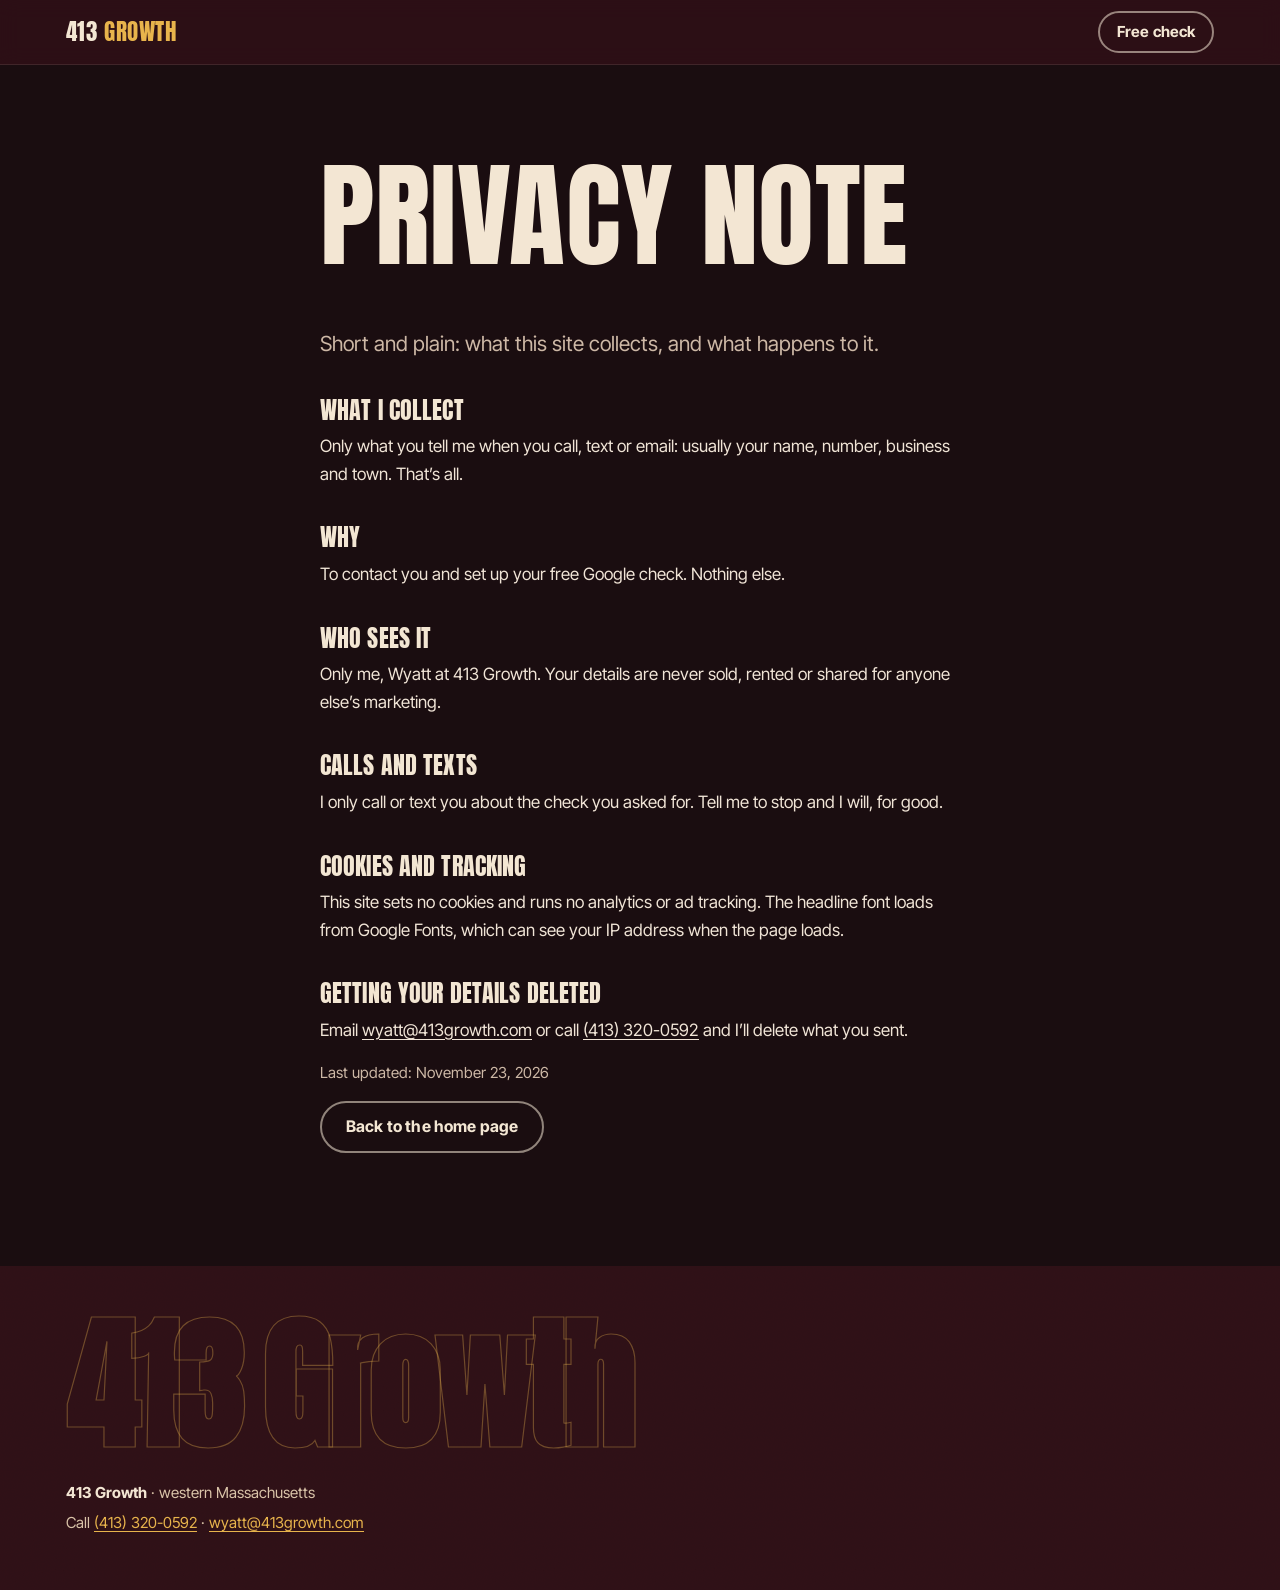
<file: privacy.html>
<!doctype html>
<html lang="en">
<head>
<meta charset="utf-8">
<meta name="viewport" content="width=device-width, initial-scale=1, viewport-fit=cover">
<title>Privacy note | 413 Growth</title>
<meta name="description" content="What 413 Growth collects through its website form, why, and how to have it deleted.">
<link rel="canonical" href="https://413growth.com/privacy.html">
<meta name="theme-color" content="#1D4A3B">
<link rel="preconnect" href="https://fonts.googleapis.com">
<link rel="preconnect" href="https://fonts.gstatic.com" crossorigin>
<link href="https://fonts.googleapis.com/css2?family=Anton&amp;family=Inter+Tight:wght@400;500;600;700;800&amp;display=swap" rel="stylesheet">
<link rel="stylesheet" href="styles.css">
</head>
<body>
<a class="skip" href="#main">Skip to content</a>

<header class="masthead">
  <div class="container masthead__row">
    <a class="wordmark" href="index.html">413 <span>Growth</span></a>
    <div class="masthead__actions">
      <a class="btn btn--small" href="index.html#book">Free check</a>
    </div>
  </div>
</header>

<main id="main">
<section class="section">
  <div class="container prose">
    <h1>Privacy note</h1>
    <p class="lead">Short and plain: what this site collects, and what happens to it.</p>
    <h2>What I collect</h2>
    <p>Only what you tell me when you call, text or email: usually your name, number, business and town. That’s all.</p>
    <h2>Why</h2>
    <p>To contact you and set up your free Google check. Nothing else.</p>
    <h2>Who sees it</h2>
    <p>Only me, Wyatt at 413 Growth. Your details are never sold, rented or shared for anyone else’s marketing.</p>
    <h2>Calls and texts</h2>
    <p>I only call or text you about the check you asked for. Tell me to stop and I will, for good.</p>
    <h2>Cookies and tracking</h2>
    <p>This site sets no cookies and runs no analytics or ad tracking. The headline font loads from Google Fonts, which can see your IP address when the page loads.</p>
    <h2>Getting your details deleted</h2>
    <p>Email <a href="mailto:wyatt@413growth.com">wyatt@413growth.com</a> or call <a href="tel:+14133200592">(413) 320-0592</a> and I’ll delete what you sent.</p>
    <p class="small">Last updated: November 23, 2026</p>
    <p><a class="btn" href="index.html">Back to the home page</a></p>
  </div>
</section>
</main>

<footer class="footer">
  <div class="container">
    <p><strong>413 Growth</strong> · western Massachusetts</p>
    <p>Call <a href="tel:+14133200592">(413) 320-0592</a> · <a href="mailto:wyatt@413growth.com">wyatt@413growth.com</a></p>
  </div>
</footer>
</body>
</html>
</file>
<file: styles.css>
/* 413 Growth, site v4: Night Shift (Wyatt's pick, Nov 23, 2026). Mobile-first, no framework.
   Brand rules and tokens: ~/agency/brand/BRAND.md and brand/tokens.css. One committed dark look:
   night backgrounds, a lit-up phone, and our colors: oxblood, cream and one gold accent. Anton at poster sizes,
   always uppercase; Inter Tight for reading. Signature pieces: the outlined 413, the missed-call pill,
   the town ticker, the ember glow, real numbers set big in gold.
   Legacy token names (--oxblood, --cream, --pop…) are kept so the layout rules below didn't need rewriting;
   they now hold the Night Shift values. */

:root {
  /* brand (brand/tokens.css): our colors, oxblood / cream / gold, on the night look */
  --night: #2E1016; --ground: #1A0D10; --panel: #26151A; --rule: #43282E;
  --paper: #F3E6D3; --fog: #CDB8A6; --signal: #E8B44C; --signal-ink: #34121A;
  --dusk: rgba(232,180,76,.08); --ember: rgba(140,38,54,.55); --glow: 0 0 28px rgba(232,180,76,.40);

  --oxblood: #4A1C22;
  --oxblood-deep: var(--night);
  --oxblood-ink: var(--signal-ink);
  --cream: var(--paper);
  --cream-soft: #22141A;
  --cream-dim: #D9C3A8;
  --pop: var(--signal);
  --brass-ink: var(--signal);

  --bg: var(--ground);
  --surface: var(--panel);
  --ink: #F0E4D6;
  --muted: var(--fog);
  --line: var(--rule);
  --heading: var(--paper);
  --cta-bg: var(--signal);
  --cta-ink: var(--signal-ink);
  --band: #22141A;
  --deep-bg: var(--night);
  --deep-ink: var(--paper);
  --shadow: 0 24px 60px -30px rgba(0,0,0,.8);

  --radius: 18px;
  --radius-sm: 10px;
  --gutter: 16px;
  --max: 1180px;
  --font-head: "Anton", Impact, "Arial Narrow", sans-serif;
  --font-body: "Inter Tight", ui-sans-serif, system-ui, -apple-system, "Segoe UI", Roboto, sans-serif;
  color-scheme: dark;
}

*, *::before, *::after { box-sizing: border-box; }
html { -webkit-text-size-adjust: 100%; scroll-behavior: smooth; }
@media (prefers-reduced-motion: reduce) { html { scroll-behavior: auto; } }
body { margin: 0; background: var(--bg); color: var(--ink); font: 400 1.0625rem/1.6 var(--font-body); overflow-x: hidden; }
img { max-width: 100%; height: auto; display: block; }
a { color: inherit; text-underline-offset: 3px; }
h1, h2, h3 { font-family: var(--font-head); color: var(--heading); line-height: .95; margin: 0 0 .5em; letter-spacing: .005em; text-transform: uppercase; font-weight: 400; text-wrap: balance; }
h1 { font-size: clamp(3.2rem, 13vw, 7.2rem); }
h2 { font-size: clamp(2.3rem, 7vw, 4.4rem); }
h3 { font-size: 1.45rem; line-height: 1.05; letter-spacing: .02em; }
p { margin: 0 0 1em; }
.lead { font-size: clamp(1.1rem, 2.4vw, 1.3rem); line-height: 1.55; color: var(--muted); max-width: 40rem; }
.container { width: 100%; max-width: var(--max); margin: 0 auto; padding-left: max(var(--gutter), env(safe-area-inset-left, 0px)); padding-right: max(var(--gutter), env(safe-area-inset-right, 0px)); }
.skip { position: absolute; left: -999px; top: 8px; background: var(--surface); padding: 8px 12px; z-index: 20; }
.skip:focus { left: 8px; }
:focus-visible { outline: 3px solid var(--heading); outline-offset: 3px; border-radius: 4px; }
.fill { background: var(--cream); color: var(--oxblood); padding: 0 .3em; border-radius: 4px; font-weight: 700; }
.small { font-size: .95rem; color: var(--muted); }
.plain { list-style: none; margin: 0; padding: 0; }

/* ── Buttons ─────────────────────────────────────────────────────────── */
.btn { display: inline-flex; align-items: center; justify-content: center; gap: .55em; min-height: 52px; padding: .8em 1.5em;
  border-radius: 999px; border: 2px solid var(--heading); background: transparent; color: var(--heading);
  font: 700 1rem/1.2 var(--font-body); letter-spacing: .01em; text-decoration: none; cursor: pointer;
  transition: transform .2s ease, background-color .2s ease, filter .2s ease; }
.btn:hover { transform: translateY(-2px); }
.btn--pop { background: var(--cta-bg); border-color: var(--cta-bg); color: var(--cta-ink); }
.btn--pop::after { content: "→"; transition: transform .2s ease; }
.btn--pop:hover::after { transform: translateX(3px); }
.stage .btn--pop, .deep .btn--pop, .pilot .btn--pop, .hero .btn--pop, .masthead .btn--pop, .work .btn--pop { background: var(--pop); border-color: var(--pop); color: var(--oxblood-ink); }
.stage .btn:not(.btn--pop), .pilot .btn:not(.btn--pop), .work .btn:not(.btn--pop) { border-color: var(--cream); color: var(--cream); }
.btn--small { min-height: 42px; padding: .5em 1.1em; font-size: .95rem; }
.btn--small::after { content: none; }
.btn--block { width: 100%; }
@media (prefers-reduced-motion: reduce) { .btn, .btn--pop::after { transition: none; } .btn:hover { transform: none; } }

/* ── Header ──────────────────────────────────────────────────────────── */
.masthead { position: sticky; top: 0; z-index: 10; background: color-mix(in srgb, var(--oxblood-deep) 92%, transparent);
  backdrop-filter: blur(10px); -webkit-backdrop-filter: blur(10px); color: var(--cream); border-bottom: 1px solid rgba(243,230,211,.1); }
.masthead__row { display: flex; align-items: center; justify-content: space-between; gap: 12px; min-height: 64px; }
.wordmark { display: inline-flex; align-items: baseline; gap: .3em; font: 700 1.45rem/1 var(--font-head); color: var(--cream); text-decoration: none; letter-spacing: -.02em; }
.wordmark span { color: var(--pop); font-weight: 500; font-style: italic; }
.masthead nav { display: none; }
.masthead__actions { display: flex; gap: 10px; align-items: center; }
.call-link { font-weight: 700; text-decoration: none; color: var(--heading); white-space: nowrap; }
.masthead .call-link, .hero .call-link, .stage .call-link { color: var(--cream); }
.call-link--head { display: none; }
.masthead :focus-visible, .hero :focus-visible, .stage :focus-visible, .pilot :focus-visible, .deep :focus-visible, .work :focus-visible { outline-color: var(--pop); }

/* ── Hero: the stage ─────────────────────────────────────────────────── */
.hero { position: relative; overflow: hidden; padding: 40px 0 56px; color: var(--cream);
  background: radial-gradient(1000px 600px at 80% 15%, var(--ember) 0%, transparent 62%),
              radial-gradient(800px 520px at 0% 0%, var(--dusk) 0%, transparent 65%), linear-gradient(#0B0E14, var(--night)); }
.hero::before { /* the big outlined 413 behind everything */
  content: "413"; position: absolute; right: -2vw; bottom: -8vw; z-index: 0; pointer-events: none;
  font: 700 clamp(12rem, 42vw, 34rem)/.8 var(--font-head); letter-spacing: -.06em;
  color: transparent; -webkit-text-stroke: 1.5px rgba(232,180,76,.18); }
.hero > .container { position: relative; z-index: 1; }
.hero h1 { color: var(--cream); max-width: 13ch; }
.hero .lead { color: var(--cream-dim); }
.hero .promises { color: var(--cream-dim); }
.hero .promises li::before { color: var(--pop); }
.hero .eyebrow { color: var(--pop); }
.hero__grid { display: grid; gap: 36px; }
.pop { color: var(--pop); }
.rule { display: block; width: 56px; height: 4px; border-radius: 2px; background: var(--pop); margin-bottom: 22px; }
.actions { display: flex; flex-wrap: wrap; gap: 14px; align-items: center; margin: 28px 0 22px; }
.actions .btn--pop { flex: 1 1 100%; }
.actions .call-link { padding: .4em 0; }
.promises { list-style: none; margin: 0; padding: 0; display: grid; gap: 8px; color: var(--muted); font-size: 1rem; }
.promises li::before { content: "✓"; color: var(--heading); font-weight: 800; margin-right: .6em; }

/* headline words rise in once (CSS only; visible at rest, skipped for reduced motion) */
@media (prefers-reduced-motion: no-preference) {
  .hero h1, .hero .lead, .hero .actions, .hero .promises { animation: rise .9s cubic-bezier(.2,.7,.2,1) both; }
  .hero .lead { animation-delay: .12s; } .hero .actions { animation-delay: .22s; } .hero .promises { animation-delay: .32s; }
}
@keyframes rise { from { opacity: 0; transform: translateY(22px); } to { opacity: 1; transform: none; } }

/* ── Town ticker under the hero ──────────────────────────────────────── */
.ticker { background: var(--oxblood-deep); color: var(--pop); overflow: hidden; border-block: 1px solid rgba(232,180,76,.18); }
.ticker__track { display: flex; width: max-content; gap: 0; padding: 14px 0; }
.ticker ul { list-style: none; margin: 0; padding: 0; display: flex; }
.ticker li { font: 600 clamp(1.05rem, 2.6vw, 1.35rem)/1 var(--font-head); font-style: italic; letter-spacing: -.01em; white-space: nowrap; padding: 0 22px; display: inline-flex; align-items: center; gap: 22px; }
.ticker li::after { content: "✦"; font-style: normal; font-size: .7em; color: rgba(232,180,76,.5); }
@media (prefers-reduced-motion: no-preference) { .ticker__track { animation: tick 60s linear infinite; } .ticker:hover .ticker__track { animation-play-state: paused; } }
@keyframes tick { to { transform: translateX(-50%); } }

/* ── Sections ────────────────────────────────────────────────────────── */
.section { padding: 64px 0; }
.band { background: var(--band); border-block: 1px solid var(--line); }
.head { margin-bottom: 34px; max-width: 52rem; }
.eyebrow { font: 700 .8rem/1 var(--font-body); letter-spacing: .16em; text-transform: uppercase; color: var(--brass-ink); margin: 0 0 16px; display: flex; align-items: center; gap: 12px; }
.eyebrow::before { content: ""; width: 28px; height: 2px; background: currentColor; border-radius: 2px; }
.deep .eyebrow, .pilot .eyebrow, .stage .eyebrow, .work .eyebrow { color: var(--pop); }
h2 .pop { color: var(--pop); }
.grid { display: grid; gap: 18px; }
.grid > div, .grid > li { background: var(--surface); border: 1px solid var(--line); border-radius: var(--radius); padding: 26px; }
.grid p:last-child { margin-bottom: 0; }
.grid h3 { font-size: 1.4rem; }
.grid > div, .grid > li, .plan, .who__card { transition: transform .3s cubic-bezier(.2,.7,.2,1), box-shadow .3s ease; }
.grid > div:hover, .grid > li:hover, .plan:hover, .who__card:hover { transform: translateY(-4px); box-shadow: var(--shadow); }
.fix .grid > div { border-top: 4px solid var(--oxblood); }
@media (prefers-color-scheme: dark) { :root:not([data-theme="light"]) .fix .grid > div { border-top-color: var(--pop); } }
:root[data-theme="dark"] .fix .grid > div { border-top-color: var(--pop); }
/* the "where jobs slip away" list gets big brass-ink numerals */
.band .plain.grid { counter-reset: leak; }
.band .plain.grid > li { counter-increment: leak; position: relative; padding-top: 64px; }
.band .plain.grid > li::before { content: "0" counter(leak); position: absolute; top: 20px; left: 26px; font: 600 2rem/1 var(--font-head); color: var(--brass-ink); letter-spacing: -.03em; }

/* oxblood stage sections */
.stage, .deep { background: var(--oxblood-deep); color: var(--cream); }
.stage h2, .stage h3, .deep h2, .deep h3 { color: var(--cream); }
.stage .lead, .deep .lead { color: var(--cream-dim); }

/* ── Hero phone mockup (fixed colors: it's a picture of a phone) ─────── */
.phone-wrap { margin: 0; justify-self: center; display: grid; gap: 14px; justify-items: center; }
.phone-wrap figcaption { font-size: .85rem; color: var(--cream-dim); text-align: center; max-width: 280px; }
.phone { width: min(310px, 100%); border-radius: 44px; padding: 12px; background: #140709;
  box-shadow: 0 0 0 1px rgba(255,255,255,.08), 0 0 0 10px rgba(232,180,76,.06), 0 50px 90px -30px rgba(0,0,0,.8); transform: rotate(3deg); }
.phone__bar { display: flex; justify-content: space-between; align-items: center; padding: 6px 18px 8px; color: #F3E6D3; font: 600 .75rem/1 var(--font-body); }
.phone__notch { width: 80px; height: 22px; border-radius: 12px; background: #000; }
.phone__head { display: flex; gap: 10px; align-items: center; background: #F8F0E4; border-radius: 32px 32px 0 0; padding: 14px 16px 10px; border-bottom: 1px solid #E6D8C6; color: #2A1A1C; }
.phone__head b { display: block; font-size: .9rem; }
.phone__head small { color: #6B5A55; font-size: .72rem; }
.avatar { width: 34px; height: 34px; border-radius: 50%; background: #4A1C22; color: #F3E6D3; display: grid; place-items: center; font: 700 .75rem/1 var(--font-body); }
.phone__screen { background: #FFFDF9; border-radius: 0 0 32px 32px; padding: 14px 12px 18px; display: grid; gap: 9px; min-height: 340px; align-content: start; color: #2A1A1C; }
.phone__screen p { margin: 0; }
.missed { justify-self: center; display: inline-flex; align-items: center; gap: 6px; font: 600 .74rem/1 var(--font-body); color: #A3262E; background: #FBEDEC; padding: 6px 10px; border-radius: 999px; }
.bubble { max-width: 84%; padding: 9px 12px; border-radius: 18px; font-size: .84rem; line-height: 1.35; }
.bubble.out { justify-self: end; background: #4A1C22; color: #F3E6D3; border-bottom-right-radius: 6px; }
.bubble.in { justify-self: start; background: #EFE4D4; color: #2A1A1C; border-bottom-left-radius: 6px; }
.stamp { display: block; margin-top: 4px; font-size: .66rem; opacity: .75; }
.booked { justify-self: center; margin-top: 4px !important; background: #E8B44C; color: #34121A; font: 700 .74rem/1 var(--font-body); letter-spacing: .08em; text-transform: uppercase; padding: 7px 12px; border-radius: 999px; }
.booked::before { content: "✓ "; }
/* the conversation plays out once on load, ending in its resting state */
@media (prefers-reduced-motion: no-preference) {
  .phone__screen > * { animation: pop-in .5s cubic-bezier(.2,.8,.2,1.2) both; }
  .phone__screen > :nth-child(1) { animation-delay: .5s; }
  .phone__screen > :nth-child(2) { animation-delay: 1.3s; }
  .phone__screen > :nth-child(3) { animation-delay: 2.3s; }
  .phone__screen > :nth-child(4) { animation-delay: 3.3s; }
  .phone__screen > :nth-child(5) { animation-delay: 4.1s; }
}
@keyframes pop-in { from { opacity: 0; transform: translateY(10px) scale(.96); } to { opacity: 1; transform: none; } }

/* ── Calculator ──────────────────────────────────────────────────────── */
.calc__grid { display: grid; gap: 32px; align-items: center; }
.calc__box { background: rgba(243,230,211,.05); border: 1px solid rgba(243,230,211,.16); border-radius: 24px; padding: 26px; display: grid; gap: 22px; }
.calc__row { display: grid; grid-template-columns: 1fr auto; gap: 8px 12px; align-items: baseline; }
.calc__row label { font-weight: 600; color: var(--cream); }
.calc__row output { font: 600 1.35rem/1 var(--font-head); color: var(--pop); font-variant-numeric: tabular-nums; }
.calc__row input { grid-column: 1 / -1; }
.calc input[type=range] { -webkit-appearance: none; appearance: none; width: 100%; height: 6px; border-radius: 6px; margin: 8px 0 0;
  background: linear-gradient(to right, var(--pop) var(--fill, 30%), rgba(243,230,211,.2) var(--fill, 30%)); }
.calc input[type=range]::-webkit-slider-thumb { -webkit-appearance: none; width: 28px; height: 28px; border-radius: 50%; background: var(--cream); border: 4px solid var(--pop); cursor: pointer; }
.calc input[type=range]::-moz-range-thumb { width: 22px; height: 22px; border-radius: 50%; background: var(--cream); border: 4px solid var(--pop); cursor: pointer; }
.calc input[type=range]:focus-visible { outline: 3px solid var(--cream); outline-offset: 6px; }
.calc__result { border-top: 1px solid rgba(243,230,211,.16); padding-top: 20px; display: grid; gap: 4px; }
.calc__result span { color: var(--cream-dim); font-size: .95rem; }
.calc__result strong { font: 600 clamp(3rem, 13vw, 5rem)/1 var(--font-head); color: var(--pop); letter-spacing: -.04em; font-variant-numeric: tabular-nums; }
.calc__result small { color: var(--cream-dim); font-size: .95rem; }

/* ── Our work (homepage teaser + work page) ─────────────────────────── */
.work { background: var(--oxblood-deep); color: var(--cream); position: relative; overflow: hidden; }
.work h2, .work h3 { color: var(--cream); }
.work .lead { color: var(--cream-dim); }
.work__rail { display: grid; grid-auto-flow: column; grid-auto-columns: min(84%, 420px); gap: 18px; overflow-x: auto; scroll-snap-type: x mandatory;
  padding: 6px max(var(--gutter), env(safe-area-inset-left, 0px)) 22px; margin: 0 calc(-1 * max(var(--gutter), env(safe-area-inset-left, 0px)));
  scroll-padding-inline: max(var(--gutter), env(safe-area-inset-left, 0px));
  scrollbar-width: thin; scrollbar-color: rgba(232,180,76,.5) transparent; }
.work__card { scroll-snap-align: start; display: grid; gap: 14px; text-decoration: none; color: var(--cream); min-width: 0; }
.work__shot { border-radius: 14px; overflow: hidden; background: #FFFDF9; box-shadow: 0 0 0 1px rgba(243,230,211,.12), 0 30px 60px -30px rgba(0,0,0,.8);
  transition: transform .4s cubic-bezier(.2,.7,.2,1); }
.work__card:hover .work__shot { transform: translateY(-6px) rotate(-.6deg); }
.work__shot .browser__bar { background: #2A1418; }
.work__shot .browser__bar i { background: #5B3A40; }
.work__shot .browser__bar span { background: #3A2025; color: #D9C3A8; }
.work__shot img { width: 100%; aspect-ratio: 16 / 10; object-fit: cover; object-position: top; }
.work__meta { display: grid; gap: 4px; }
.work__meta b { font: 600 1.35rem/1.15 var(--font-head); }
.work__meta span { color: var(--cream-dim); font-size: .95rem; }
.work__meta em { font-style: normal; font-weight: 700; color: var(--pop); font-size: .95rem; }
.work__note { color: var(--cream-dim); font-size: .9rem; max-width: 46rem; margin-top: 26px; }
@media (prefers-reduced-motion: reduce) { .work__card:hover .work__shot { transform: none; } }

/* ── Before / after Google profile slider ────────────────────────────── */
.ba { display: grid; gap: 28px; align-items: center; }
.ba__frame { position: relative; display: grid; border-radius: 20px; overflow: hidden; box-shadow: var(--shadow); max-width: 520px; width: 100%; justify-self: center;
  background: #FFFFFF; color: #202124; user-select: none; touch-action: pan-y; }
.ba__frame > .ba__layer { grid-area: 1 / 1; }
.ba__layer { padding: 18px 18px 20px; display: grid; gap: 10px; font: 400 .9rem/1.4 var(--font-body); }
.ba__after { clip-path: inset(0 0 0 var(--cut, 50%)); background: #FFFFFF; }
.ba__tag { position: absolute; top: 12px; z-index: 3; font: 800 .7rem/1 var(--font-body); letter-spacing: .12em; text-transform: uppercase; padding: 6px 9px; border-radius: 6px; }
.ba__tag--before { left: 12px; background: #FBEDEC; color: #A3262E; }
.ba__tag--after { right: 12px; background: #E3F2E6; color: #1F6B33; }
.ba__handle { position: absolute; top: 0; bottom: 0; left: var(--cut, 50%); width: 0; z-index: 2; pointer-events: none; }
.ba__handle::before { content: ""; position: absolute; top: 0; bottom: 0; left: -1.5px; width: 3px; background: #4A1C22; }
.ba__handle::after { content: "⟷"; position: absolute; top: 50%; left: 0; transform: translate(-50%, -50%); width: 44px; height: 44px; border-radius: 50%;
  background: #4A1C22; color: #F3E6D3; display: grid; place-items: center; font: 700 1.1rem/1 var(--font-body); box-shadow: 0 6px 18px rgba(0,0,0,.35); }
.ba__range { position: absolute; inset: 0; width: 100%; height: 100%; margin: 0; opacity: 0; cursor: ew-resize; z-index: 4; }
.ba__range:focus-visible + .ba__handle::after { outline: 3px solid #E8B44C; outline-offset: 3px; }
.gp__name { font: 600 1.15rem/1.2 var(--font-body); margin: 26px 0 0; color: #202124; }
.gp__stars { display: flex; align-items: center; gap: 6px; color: #5F6368; font-size: .85rem; }
.gp__stars b { color: #202124; font-weight: 600; }
.gp__stars i { font-style: normal; color: #F4B400; letter-spacing: 1px; }
.gp__stars i.dim { color: #DADCE0; }
.gp__cat { color: #5F6368; font-size: .85rem; margin: 0; }
.gp__btns { display: flex; gap: 8px; flex-wrap: wrap; }
.gp__btns span { border: 1px solid #DADCE0; border-radius: 999px; padding: 6px 12px; font-size: .78rem; color: #1A5DBF; font-weight: 600; }
.gp__btns span.off { color: #9AA0A6; text-decoration: line-through; }
.gp__rows { display: grid; gap: 7px; margin: 4px 0 0; padding: 0; list-style: none; font-size: .84rem; }
.gp__rows li { display: grid; grid-template-columns: 22px 1fr; gap: 8px; align-items: start; }
.gp__rows li::before { content: attr(data-i); font-size: .9rem; text-align: center; }
.gp__rows .warn { color: #A3262E; }
.gp__rows .good { color: #1F6B33; }
.gp__photos { display: grid; grid-template-columns: repeat(4, 1fr); gap: 5px; }
.gp__photos span { aspect-ratio: 1; border-radius: 6px; background: linear-gradient(135deg, #C9B8A3, #8E7A66); }
.gp__photos span.old { filter: grayscale(.9) brightness(1.05); }
.gp__photos span.empty { background: repeating-linear-gradient(45deg, #F1F3F4 0 6px, #E8EAED 6px 12px); }
.gp__review { border-top: 1px solid #E8EAED; padding-top: 8px; font-size: .8rem; color: #3C4043; }
.gp__review b { color: #202124; }
.gp__reply { margin-top: 6px; padding: 6px 8px; background: #F1F3F4; border-radius: 6px; }
.ba__caption { font-size: .85rem; color: var(--muted); text-align: center; margin: 10px 0 0; }
.ba__list { list-style: none; margin: 0; padding: 0; display: grid; gap: 12px; }
.ba__list li { display: grid; grid-template-columns: 30px 1fr; gap: 10px; align-items: start; }
.ba__list li::before { content: "✓"; width: 28px; height: 28px; border-radius: 50%; display: grid; place-items: center; background: var(--heading); color: var(--bg); font-weight: 800; font-size: .85rem; }

/* ── Who it's for ────────────────────────────────────────────────────── */
.who { display: grid; gap: 14px; }
.who__card { position: relative; display: grid; gap: 6px; padding: 26px 26px 24px; border-radius: var(--radius); background: var(--surface); border: 1px solid var(--line);
  text-decoration: none; color: var(--ink); overflow: hidden; }
.who__card::before { content: ""; position: absolute; inset: 0 auto 0 0; width: 5px; background: var(--oxblood); transition: width .35s cubic-bezier(.2,.7,.2,1); }
.who__card:hover::before { width: 10px; }
.who__label { font: 600 1.5rem/1.1 var(--font-head); color: var(--heading); letter-spacing: -.02em; }
.who__what { color: var(--muted); font-size: .95rem; }
.who__go { font-weight: 700; color: var(--brass-ink); font-size: .95rem; margin-top: 6px; }
@media (prefers-color-scheme: dark) { :root:not([data-theme="light"]) .who__card::before { background: var(--pop); } }
:root[data-theme="dark"] .who__card::before { background: var(--pop); }

/* ── Free check + sample report ──────────────────────────────────────── */
.check-grid { display: grid; gap: 36px; align-items: center; }
.numbered { list-style: none; counter-reset: n; margin: 0 0 18px; padding: 0; display: grid; gap: 16px; }
.numbered li { counter-increment: n; position: relative; padding-left: 50px; }
.numbered li::before { content: counter(n); position: absolute; left: 0; top: -3px; width: 36px; height: 36px; border-radius: 50%; background: var(--heading); color: var(--bg); font: 600 1.05rem/36px var(--font-head); text-align: center; }
.report { margin: 0; display: grid; gap: 10px; }
.report figcaption { font-size: .85rem; color: var(--muted); text-align: center; }
.report__paper { background: #FFFDF9; color: #2A1A1C; border-radius: 6px; padding: 24px 22px; transform: rotate(-1.5deg); box-shadow: 0 1px 0 #E6D8C6, 0 34px 60px -30px rgba(52,18,26,.5); border-top: 7px solid #4A1C22; }
.report__top { display: flex; justify-content: space-between; align-items: center; font: 600 .72rem/1 var(--font-body); letter-spacing: .08em; text-transform: uppercase; color: #6B5A55; margin-bottom: 12px; }
.stamp-tag { border: 1.5px solid #7A5410; color: #7A5410; padding: 4px 8px; border-radius: 4px; transform: rotate(4deg); }
.report__paper h3 { color: #4A1C22; font-size: 1.2rem; margin-bottom: 12px; }
.report table { width: 100%; border-collapse: collapse; font-size: .9rem; font-variant-numeric: tabular-nums; }
.report th { text-align: left; font: 600 .72rem/1.2 var(--font-body); color: #6B5A55; text-transform: uppercase; letter-spacing: .05em; padding: 0 0 8px; }
.report td { padding: 8px 0; border-top: 1px solid #EFE4D4; }
.report td:not(:first-child), .report th:not(:first-child) { text-align: right; }
.report .bad { color: #A3262E; font-weight: 700; }
.report .ok { color: #2F6B3A; font-weight: 700; }
.report__fix { margin: 14px 0 0; background: #FBF1D9; border-left: 3px solid #E8B44C; padding: 10px 12px; font-size: .9rem; }

/* ── Pilot ───────────────────────────────────────────────────────────── */
.pilot { background: var(--oxblood); color: var(--cream); position: relative; overflow: hidden; }
.pilot h2, .pilot h3 { color: var(--cream); }
.pilot .lead { color: var(--cream-dim); }
.pilot__grid { display: grid; gap: 26px; }
.pilot ul { margin: 0; padding-left: 1.2em; }
.pilot li { margin-bottom: 8px; }
.tag { display: inline-flex; align-items: center; gap: .55em; color: var(--pop); font: 700 .85rem/1 var(--font-body); letter-spacing: .12em; text-transform: uppercase; margin-bottom: 16px; }
.tag::before { content: ""; width: 8px; height: 8px; border-radius: 50%; background: var(--pop); box-shadow: 0 0 0 4px rgba(232,180,76,.2); }
.pilot .btn { border-color: var(--cream); color: var(--cream); }
.pilot .btn.btn--pop { color: var(--oxblood-ink); border-color: var(--pop); }
.timeline { list-style: none; margin: 40px 0 0; padding: 0; display: grid; }
.pilot .timeline li { margin: 0; display: grid; grid-template-columns: 90px 1fr; gap: 12px; padding: 16px 0; border-top: 1px solid rgba(243,230,211,.18); }
.timeline b { color: var(--pop); font: 600 1.15rem/1.3 var(--font-head); }
.timeline span { color: var(--cream); }
.timeline__note { margin: 16px 0 0; font-size: .9rem; color: var(--cream-dim); max-width: 46rem; }

/* ── Prices ──────────────────────────────────────────────────────────── */
.plans { display: grid; gap: 18px; }
.plan { background: var(--surface); border: 1px solid var(--line); border-radius: var(--radius); padding: 28px; display: flex; flex-direction: column; }
.plan--main { background: var(--oxblood); border-color: var(--oxblood); color: var(--cream); box-shadow: var(--shadow); }
.plan--main h3, .plan--main .plan__price { color: var(--cream); }
.plan--main .plan__label { color: var(--pop); }
.plan--main .plan__price span { color: var(--cream-dim); }
.plan__label { font-size: .8rem; font-weight: 800; text-transform: uppercase; letter-spacing: .12em; color: var(--brass-ink); margin-bottom: 8px; }
.plan h3 { font-size: 1.6rem; }
.plan__price { font: 600 clamp(2.6rem, 7vw, 3.4rem)/1 var(--font-head); color: var(--heading); margin: 2px 0 16px; letter-spacing: -.03em; font-variant-numeric: tabular-nums; }
.plan__price span { font: 600 .95rem/1 var(--font-body); color: var(--muted); letter-spacing: 0; }
.plan ul { margin: 0 0 4px; padding-left: 1.1em; }
.plan li { margin-bottom: 6px; }
.plan--main .small { color: var(--cream-dim); }
.addons { margin-top: 26px; }
.addons ul { padding-left: 1.1em; }
.worth { background: var(--surface); border: 1px solid var(--line); border-radius: var(--radius); padding: 22px 24px; margin-bottom: 26px; max-width: 48rem; position: relative; overflow: hidden; }
.worth::before { content: ""; position: absolute; inset: 0 auto 0 0; width: 5px; background: var(--pop); }
.worth__q { font: 600 1.5rem/1.2 var(--font-head); color: var(--heading); margin: 0 0 8px; letter-spacing: -.02em; }
.worth__q .q { color: var(--brass-ink); }
.worth__a { margin: 0 0 6px; }
.worth__a strong { color: var(--heading); font-size: 1.15em; }
.worth .small { margin: 0; }
.promise-pair { display: grid; gap: 18px; margin-top: 26px; }
.own { background: var(--oxblood-deep); color: var(--cream); border-radius: var(--radius); padding: 28px; }
.own h3 { color: var(--cream); font-size: 1.7rem; }
.own p { color: var(--cream-dim); }
.own p:last-child { margin-bottom: 0; color: var(--cream); font-weight: 600; }
.wont { background: var(--surface); border: 1px solid var(--line); border-radius: var(--radius); padding: 28px; }
.wont h3 { color: var(--heading); font-size: 1.7rem; }
.wont ul { list-style: none; padding: 0; margin: 0 0 14px; display: grid; gap: 8px; }
.wont li { padding-left: 1.5em; text-indent: -1.5em; }
.wont li::before { content: "✕"; display: inline-block; width: 1.5em; text-indent: 0; color: var(--brass-ink); font-weight: 800; }
.wont .small { margin: 0; }

/* ── Steps ───────────────────────────────────────────────────────────── */
.steps { list-style: none; counter-reset: step; margin: 0; padding: 0; display: grid; gap: 22px; }
.steps li { counter-increment: step; position: relative; padding-top: 72px; }
.steps li::before { content: "0" counter(step); position: absolute; left: 0; top: 0; font: 600 3.4rem/1 var(--font-head); color: var(--brass-ink); letter-spacing: -.04em; }
.steps li::after { content: ""; position: absolute; left: 0; right: 0; top: 64px; height: 1px; background: var(--line); }

/* ── About ───────────────────────────────────────────────────────────── */
.about { display: grid; gap: 28px; align-items: start; }
.slot { aspect-ratio: 4 / 5; max-width: 320px; width: 100%; border: 2px dashed var(--line); border-radius: var(--radius); background: var(--band);
  display: grid; place-items: center; text-align: center; padding: 16px; color: var(--muted); font-weight: 700; }
.towns { list-style: none; padding: 0; margin: 18px 0; display: flex; flex-wrap: wrap; gap: 8px; }
.towns li { display: inline-flex; align-items: center; gap: 7px; padding: 6px 12px; border: 1px solid var(--line); border-radius: 999px; font-size: .9rem; background: var(--surface); }
.towns li::before { content: ""; width: 7px; height: 7px; border-radius: 50%; background: var(--oxblood); }
@media (prefers-color-scheme: dark) { :root:not([data-theme="light"]) .towns li::before { background: var(--pop); } }
:root[data-theme="dark"] .towns li::before { background: var(--pop); }

/* ── FAQ ─────────────────────────────────────────────────────────────── */
.faq { max-width: 52rem; }
.faq details { border-bottom: 1px solid var(--line); }
.faq summary { cursor: pointer; padding: 20px 0; font: 600 1.15rem/1.3 var(--font-head); letter-spacing: -.01em; list-style: none; display: flex; justify-content: space-between; gap: 12px; color: var(--heading); }
.faq summary::-webkit-details-marker { display: none; }
.faq summary::after { content: "+"; font: 400 1.6rem/1 var(--font-body); color: var(--brass-ink); transition: transform .25s ease; }
.faq details[open] summary::after { transform: rotate(45deg); }
.faq .answer { padding-bottom: 18px; color: var(--muted); }

/* ── Book form ───────────────────────────────────────────────────────── */
.check { display: grid; gap: 28px; }
.form { background: var(--surface); border: 1px solid var(--line); border-radius: var(--radius); padding: 24px; display: grid; gap: 16px; box-shadow: var(--shadow); }
.field { display: grid; gap: 6px; }
.field label { font-weight: 700; }
.field .opt { font-weight: 400; color: var(--muted); }
.field input { width: 100%; min-height: 52px; padding: 10px 14px; font: inherit; font-size: 1rem; color: var(--ink); background: var(--bg); border: 1.5px solid var(--line); border-radius: 12px; }
.field input:focus { border-color: var(--heading); outline: none; box-shadow: 0 0 0 3px color-mix(in srgb, var(--heading) 25%, transparent); }
.field input[aria-invalid="true"] { border-color: #B3261E; }
.form__help { margin: 0; font-weight: 700; min-height: 1.2em; }
.form__privacy { margin: 0; font-size: .9rem; color: var(--muted); }
#book h2 { font-size: clamp(2.2rem, 7vw, 4.2rem); }

/* ── Prose (privacy page) ────────────────────────────────────────────── */
.prose { max-width: 42rem; }
.prose h2 { font-size: 1.5rem; margin-top: 1.6em; }

/* ── Footer ──────────────────────────────────────────────────────────── */
.footer { background: var(--oxblood-deep); color: var(--cream-dim); padding: 56px 0 110px; font-size: .95rem; position: relative; overflow: hidden; }
.footer::before { content: "413 Growth"; display: block; max-width: var(--max); margin: 0 auto 30px; padding: 0 max(var(--gutter), env(safe-area-inset-left, 0px));
  font: 600 clamp(3.2rem, 15vw, 9rem)/.9 var(--font-head); letter-spacing: -.05em; color: transparent; -webkit-text-stroke: 1.2px rgba(232,180,76,.35); }
.footer__grid { display: grid; gap: 18px; }
.footer p { margin: 0 0 6px; }
.footer strong { color: var(--cream); }
.footer a { color: var(--pop); }

/* ── Mobile call bar ─────────────────────────────────────────────────── */
.callbar { position: fixed; left: 0; right: 0; bottom: 0; z-index: 9; display: grid; grid-template-columns: 1fr 1fr; gap: 8px;
  padding: 10px max(var(--gutter), env(safe-area-inset-right, 0px)) calc(10px + env(safe-area-inset-bottom)) max(var(--gutter), env(safe-area-inset-left, 0px));
  background: color-mix(in srgb, var(--bg) 92%, transparent); backdrop-filter: blur(10px); -webkit-backdrop-filter: blur(10px); border-top: 1px solid var(--line); }
.callbar .btn { min-height: 48px; padding: .5em .6em; font-size: .98rem; }
.callbar .btn--pop::after { content: none; }

/* ── Niche pages ─────────────────────────────────────────────────────── */
.rules { display: grid; gap: 24px; align-items: start; }
.rules__list { list-style: none; margin: 0; padding: 0; display: grid; gap: 12px; }
.rules__list li { background: var(--surface); border: 1px solid var(--line); border-radius: var(--radius-sm); padding: 16px 18px 16px 54px; position: relative; }
.rules__list li::before { content: "✓"; position: absolute; left: 16px; top: 14px; width: 26px; height: 26px; border-radius: 50%; background: var(--heading); color: var(--bg); font: 700 .8rem/26px var(--font-body); text-align: center; }
.others { padding: 44px 0; }
.others__title { font-size: 1.5rem; }
.others__list { list-style: none; margin: 0; padding: 0; display: flex; flex-wrap: wrap; gap: 10px; }
.others__list a { display: inline-block; padding: 9px 16px; border-radius: 999px; border: 1px solid var(--line); background: var(--surface); text-decoration: none; font-weight: 700; color: var(--heading); }
.others__list a:hover { border-color: var(--heading); }
.sitefit { display: grid; gap: 28px; align-items: center; }
.browser { margin: 0; display: grid; gap: 10px; min-width: 0; }
.browser figcaption { font-size: .85rem; color: var(--muted); text-align: center; }
.browser__frame { border-radius: 14px; overflow: hidden; border: 1px solid var(--line); box-shadow: var(--shadow); background: #FFFDF9; color: #2A1A1C; }
.browser__bar { display: flex; align-items: center; gap: 6px; padding: 9px 12px; background: #EFE4D4; }
.browser__bar i { width: 9px; height: 9px; border-radius: 50%; background: #D4C2AA; flex: none; }
.browser__bar span { margin-left: 8px; flex: 1; min-width: 0; background: #FFFDF9; border-radius: 999px; padding: 5px 10px; font: 500 .72rem/1.2 var(--font-body); color: #6B5A55; overflow: hidden; text-overflow: ellipsis; white-space: nowrap; }
.mock-head { display: flex; justify-content: space-between; align-items: center; gap: 10px; padding: 14px 16px; border-bottom: 1px solid #E6D8C6; }
.mock-head b { font: 700 1rem/1.15 var(--font-head); color: #4A1C22; }
.mock-btns { display: flex; gap: 6px; align-items: center; flex: none; }
.mock-btns em { font: 700 .72rem/1 var(--font-body); font-style: normal; background: #4A1C22; color: #F3E6D3; padding: 7px 10px; border-radius: 999px; white-space: nowrap; }
.mock-btns em.alt { background: transparent; color: #4A1C22; box-shadow: inset 0 0 0 1.5px #4A1C22; }
.mock-banner { margin: 0; background: #4A1C22; color: #F3E6D3; padding: 16px; font: 600 1.02rem/1.3 var(--font-head); display: flex; gap: 10px; align-items: center; }
.mock-rows { list-style: none; margin: 0; padding: 4px 16px 8px; }
.mock-rows li { display: flex; justify-content: space-between; align-items: center; gap: 12px; padding: 9px 0; border-bottom: 1px dashed #E6D8C6; font-size: .82rem; }
.mock-rows li:last-child { border-bottom: 0; }
.mock-rows li span:last-child { color: #6B5A55; text-align: right; }
.mock-chips { display: flex; flex-wrap: wrap; gap: 6px; align-items: center; padding: 12px 16px; }
.mock-chips span { font-size: .75rem; background: #F3E6D3; border-radius: 999px; padding: 5px 9px; }
.mock-foot { margin: 0; padding: 10px 16px; background: #F3E6D3; font-size: .72rem; color: #6B5A55; display: flex; gap: 8px; align-items: center; }
.pin { display: inline-grid; place-items: center; width: 20px; height: 20px; border-radius: 50%; background: #E8B44C; color: #34121A; font: 800 .7rem/1 var(--font-body); font-style: normal; flex: none; box-shadow: 0 0 0 2px #FFFDF9; }
.sitefit__list { list-style: none; counter-reset: fit; margin: 22px 0 0; padding: 0; display: grid; gap: 16px; }
.sitefit__list li { counter-increment: fit; display: grid; grid-template-columns: 30px 1fr; gap: 2px 12px; }
.sitefit__list li::before { content: counter(fit); grid-row: span 2; width: 28px; height: 28px; border-radius: 50%; background: var(--heading); color: var(--bg); display: grid; place-items: center; font: 800 .85rem/1 var(--font-body); }
.sitefit__list h3 { font-size: 1.1rem; margin: 2px 0 0; color: var(--heading); }
.sitefit__list p { margin: 0; color: var(--muted); }
.sitefit__more { margin-top: 18px; }

/* ── Work page ───────────────────────────────────────────────────────── */
.case { display: grid; gap: 30px; align-items: center; padding: 56px 0; border-top: 1px solid var(--line); }
.case:first-of-type { border-top: 0; }
.case__shots { position: relative; min-width: 0; }
.case__desk { display: block; text-decoration: none; border-radius: 14px; overflow: hidden; box-shadow: var(--shadow); border: 1px solid var(--line); background: #FFFDF9; }
.case__desk img { width: 100%; aspect-ratio: 16 / 10; object-fit: cover; object-position: top; }
.case__phone { position: absolute; right: -6px; bottom: -26px; width: 30%; max-width: 150px; border-radius: 22px; overflow: hidden; border: 6px solid #140709; box-shadow: 0 24px 40px -18px rgba(0,0,0,.6); background: #140709; }
.case__phone img { width: 100%; aspect-ratio: 375 / 760; object-fit: cover; object-position: top; }
.case__kind { font: 800 .78rem/1 var(--font-body); letter-spacing: .14em; text-transform: uppercase; color: var(--brass-ink); margin: 0 0 10px; }
.case h2 { font-size: clamp(1.9rem, 5vw, 3rem); }
.case__list { list-style: none; margin: 0 0 22px; padding: 0; display: grid; gap: 10px; }
.case__list li { display: grid; grid-template-columns: 26px 1fr; gap: 10px; }
.case__list li::before { content: "✓"; width: 24px; height: 24px; border-radius: 50%; display: grid; place-items: center; background: var(--heading); color: var(--bg); font: 800 .75rem/1 var(--font-body); margin-top: 2px; }
.case__list b { color: var(--heading); }
.case__actions { display: flex; flex-wrap: wrap; gap: 12px; align-items: center; }

/* ── Scroll reveal (only when JS is on and motion is OK) ─────────────── */
.js-reveal .reveal, .js-reveal .section .head, .js-reveal .grid > *, .js-reveal .plan, .js-reveal .steps li, .js-reveal .case, .js-reveal .work__card {
  opacity: 0; transform: translateY(22px); transition: opacity .7s cubic-bezier(.2,.7,.2,1), transform .7s cubic-bezier(.2,.7,.2,1); }
.js-reveal .is-in { opacity: 1 !important; transform: none !important; }

/* ── Wider screens ───────────────────────────────────────────────────── */
@media (min-width: 720px) {
  .masthead nav { display: block; }
  .masthead nav ul { list-style: none; margin: 0; padding: 0; display: flex; gap: 22px; }
  .masthead nav a { text-decoration: none; font-weight: 600; font-size: .95rem; color: var(--cream-dim); }
  .masthead nav a:hover { color: var(--pop); }
  .call-link--head { display: inline; }
  .actions .btn--pop { flex: 0 0 auto; }
  .grid--3 { grid-template-columns: repeat(3, 1fr); }
  .plans { grid-template-columns: repeat(3, 1fr); align-items: stretch; }
  .plan--main { transform: translateY(-10px); }
  .plan--main:hover { transform: translateY(-14px); }
  .steps { grid-template-columns: repeat(3, 1fr); gap: 28px; }
  .pilot__grid { grid-template-columns: 1.2fr 1fr; align-items: center; gap: 56px; }
  .about { grid-template-columns: 300px 1fr; gap: 48px; }
  .check { grid-template-columns: 1fr 1.1fr; align-items: start; gap: 48px; }
  .footer__grid { grid-template-columns: 1fr 1fr 1fr; }
  .footer { padding-bottom: 48px; }
  .callbar { display: none; }
  .section { padding: 96px 0; }
  .calc__grid { grid-template-columns: 1fr 1.05fr; gap: 64px; }
  .check-grid { grid-template-columns: 1fr 1fr; gap: 64px; }
  .timeline { grid-template-columns: repeat(4, 1fr); gap: 22px; }
  .pilot .timeline li { grid-template-columns: 1fr; gap: 6px; border-top: 3px solid var(--pop); padding-top: 16px; }
  .promise-pair { grid-template-columns: 1fr 1fr; }
  .sitefit { grid-template-columns: 1fr 1.05fr; gap: 56px; }
  .who { grid-template-columns: repeat(3, 1fr); }
  .rules { grid-template-columns: 1fr 1.1fr; gap: 56px; }
  .ba { grid-template-columns: 1fr 1.1fr; gap: 64px; }
  .work__rail { grid-auto-columns: min(44%, 460px); }
  .case { grid-template-columns: 1.15fr 1fr; gap: 64px; }
  .case:nth-of-type(even) .case__shots { order: 2; }
}
@media (min-width: 960px) {
  .hero { padding: 88px 0 104px; }
  .hero__grid { grid-template-columns: 1.4fr 1fr; align-items: center; gap: 56px; }
  .work__rail { grid-auto-flow: row; grid-template-columns: repeat(3, 1fr); grid-auto-columns: auto; overflow: visible; margin: 0; padding: 6px 0 0; }
  .work__rail > :nth-child(4), .work__rail > :nth-child(5) { grid-column: span 1; }
}
@media (prefers-reduced-motion: reduce) {
  .grid > div:hover, .grid > li:hover, .plan:hover, .who__card:hover { transform: none; }
  .plan--main, .plan--main:hover { transform: none; }
}

/* ── v3.1 motion + polish (Nov 14, 2026). Classes added by motion.js; all inert without it. ── */

/* film grain + glow on the dark bands */
.hero, .stage, .deep, .work, .pilot, .footer { isolation: isolate; }
.hero::after, .stage::after, .deep::after, .work::after, .pilot::after, .footer::after {
  content: ""; position: absolute; inset: 0; z-index: -1; pointer-events: none; opacity: .5; mix-blend-mode: overlay;
  background-image: url("data:image/svg+xml,%3Csvg xmlns='http://www.w3.org/2000/svg' width='160' height='160'%3E%3Cfilter id='n'%3E%3CfeTurbulence type='fractalNoise' baseFrequency='.9' numOctaves='2' stitchTiles='stitch'/%3E%3CfeColorMatrix values='0 0 0 0 1 0 0 0 0 .9 0 0 0 0 .8 0 0 0 .09 0'/%3E%3C/filter%3E%3Crect width='160' height='160' filter='url(%23n)'/%3E%3C/svg%3E"); }
.stage, .deep, .work { position: relative; }
.deep { background: radial-gradient(900px 500px at 90% 0%, #4A1C22 0%, transparent 60%), var(--oxblood-deep); }
.work { background: radial-gradient(1000px 600px at 10% 0%, #45191F 0%, transparent 60%), radial-gradient(800px 500px at 100% 100%, #3B1519 0%, transparent 60%), var(--oxblood-deep); }

/* a brass hairline where each dark band begins */
.deep, .work, .pilot { border-top: 1px solid rgba(232,180,76,.22); }

/* 1. scroll progress */
.progress { position: fixed; left: 0; right: 0; top: env(safe-area-inset-top, 0px); height: 3px; z-index: 30; transform-origin: 0 50%; transform: scaleX(0);
  background: linear-gradient(90deg, #C8902E, var(--pop) 60%, #F6D58A); box-shadow: 0 0 12px rgba(232,180,76,.6); pointer-events: none; }

/* 2. headline word reveal */
.motion .hero h1.split { animation: none; }
.hero h1 .w { display: inline-block; overflow: hidden; vertical-align: top; padding-bottom: .08em; margin-bottom: -.08em; }
.hero h1 .w__i { display: inline-block; animation: word-up 1s cubic-bezier(.2,.8,.15,1) both; }
@keyframes word-up { from { transform: translateY(105%) rotate(4deg); } to { transform: none; } }
.hero h1 .pop--late { display: inline-block; animation: dot-pop .7s cubic-bezier(.3,1.6,.5,1) both; }
@keyframes dot-pop { 0% { transform: scale(0); } 70% { transform: scale(1.35); } 100% { transform: scale(1); } }

/* 3. the 413 draws itself */
.hero--drawn::before { content: none; }
.hero__413 { position: absolute; right: -4vw; bottom: -9vw; width: min(1100px, 120vw); height: auto; z-index: 0; pointer-events: none; overflow: visible; }
.hero__413 text { font: 700 560px/1 var(--font-head); letter-spacing: -.06em; fill: transparent; stroke: rgba(232,180,76,.28); stroke-width: 2;
  stroke-dasharray: 2600; stroke-dashoffset: 2600; animation: draw 3.2s .3s cubic-bezier(.45,0,.2,1) forwards, glow 6s 3.5s ease-in-out infinite alternate; }
@keyframes draw { to { stroke-dashoffset: 0; } }
@keyframes glow { from { stroke: rgba(232,180,76,.28); } to { stroke: rgba(232,180,76,.45); } }

/* 4. floating badges by the phone */
.phone-wrap { position: relative; }
.float-badge { position: absolute; z-index: 2; white-space: nowrap; font: 700 .78rem/1 var(--font-body); color: var(--oxblood-ink); background: var(--cream);
  padding: 9px 12px 9px 28px; border-radius: 999px; box-shadow: 0 14px 30px -12px rgba(0,0,0,.55); animation: badge-in .7s cubic-bezier(.2,.8,.2,1.2) both, bob 5s ease-in-out infinite; }
.float-badge::before { content: ""; position: absolute; left: 11px; top: 50%; width: 8px; height: 8px; margin-top: -4px; border-radius: 50%; background: #2F9E5B; box-shadow: 0 0 0 3px rgba(47,158,91,.2); }
.float-badge.b1 { top: 14%; left: -18%; animation-delay: 1.4s, 2s; }
.float-badge.b2 { top: 58%; right: -14%; animation-delay: 4.9s, 5.5s; background: var(--pop); }
.float-badge.b2::before { background: var(--oxblood); box-shadow: 0 0 0 3px rgba(74,28,34,.2); }
.float-badge.b3 { bottom: 15%; left: -20%; animation-delay: 6s, 6.5s; }
@keyframes badge-in { from { opacity: 0; transform: translateY(12px) scale(.85); } to { opacity: 1; transform: none; } }
@keyframes bob { 0%, 100% { translate: 0 0; } 50% { translate: 0 -8px; } }
@media (max-width: 959px) { .float-badge { display: none; } }
.motion .phone { animation: float 7s ease-in-out infinite; }
@keyframes float { 0%, 100% { transform: rotate(3deg) translateY(0); } 50% { transform: rotate(2deg) translateY(-10px); } }

/* 5. scripted phone conversation with typing dots */
.motion .phone__screen.scripted > * { animation: none; }
.motion .phone__screen.scripted > :not(.typing) { opacity: 0; transform: translateY(10px) scale(.96); transition: opacity .35s ease, transform .45s cubic-bezier(.2,.8,.2,1.25); }
.motion .phone__screen.scripted > .shown { opacity: 1; transform: none; }
.typing { display: inline-flex; gap: 4px; align-items: center; padding: 11px 13px; border-radius: 18px; margin: 0; animation: pop-in .25s ease both; }
.typing.in { justify-self: start; background: #EFE4D4; border-bottom-left-radius: 6px; }
.typing.out { justify-self: end; background: #4A1C22; border-bottom-right-radius: 6px; }
.typing i { width: 6px; height: 6px; border-radius: 50%; background: currentColor; opacity: .35; animation: blink 1s infinite; }
.typing.in i { color: #6B5A55; } .typing.out i { color: #F3E6D3; }
.typing i:nth-child(2) { animation-delay: .15s; } .typing i:nth-child(3) { animation-delay: .3s; }
@keyframes blink { 0%, 60%, 100% { opacity: .3; transform: none; } 30% { opacity: 1; transform: translateY(-3px); } }

/* 6. calculator total bumps when it changes */
.calc__result.bump strong { animation: bump .45s cubic-bezier(.3,1.5,.5,1); }
@keyframes bump { 0% { transform: scale(1); } 40% { transform: scale(1.04); text-shadow: 0 0 24px rgba(232,180,76,.45); } 100% { transform: scale(1); } }
.calc__result strong { display: inline-block; transform-origin: left center; }

/* 7a. work cards: hover scroll through the whole site, tilt and shine */
.work__shot img.tall, .case__desk img.tall { aspect-ratio: 16 / 10; object-fit: cover; object-position: 50% 0%; transition: object-position 5.5s cubic-bezier(.45,0,.25,1); }
.work__card:hover .work__shot img.tall, .work__card:focus-visible .work__shot img.tall, .case__desk:hover img.tall { object-position: 50% 100%; transition-duration: 6.5s; }
.tilt { transform: perspective(1000px) rotateX(var(--rx, 0deg)) rotateY(var(--ry, 0deg)); transition: transform .5s cubic-bezier(.2,.7,.2,1), box-shadow .4s ease; position: relative; }
.work__card:hover .tilt { transform: perspective(1000px) rotateX(var(--rx, 0deg)) rotateY(var(--ry, 0deg)) translateY(-6px); transition: transform .15s ease-out, box-shadow .4s ease; }
.tilt::after { content: ""; position: absolute; inset: 0; pointer-events: none; border-radius: inherit; opacity: 0; transition: opacity .4s ease;
  background: radial-gradient(420px circle at var(--sx, 50%) var(--sy, 0%), rgba(255,255,255,.28), transparent 45%); mix-blend-mode: soft-light; }
.work__card:hover .tilt::after, .case__desk:hover::after { opacity: 1; }
.work__card .work__meta em { transition: letter-spacing .3s ease; }
.work__card:hover .work__meta em { letter-spacing: .04em; }

/* 7b. cursor spotlight on dark bands (a layer motion.js adds as the band's first child) */
.spot { position: relative; }
.spotlight { position: absolute; inset: 0; z-index: -1; pointer-events: none; opacity: 0; transition: opacity .5s ease;
  background: radial-gradient(620px circle at var(--mx, 50%) var(--my, 50%), rgba(232,180,76,.11), transparent 62%); }
.spot:hover .spotlight { opacity: 1; }

/* 7c. magnetic buttons ease back */
.motion .btn--pop { transition: transform .35s cubic-bezier(.2,.7,.2,1), filter .2s ease, background-color .2s ease; }

/* buttons: a brass sheen sweeps across on hover */
.btn--pop { position: relative; overflow: hidden; }
.btn--pop::before { content: ""; position: absolute; top: 0; bottom: 0; left: -60%; width: 40%; transform: skewX(-20deg); pointer-events: none;
  background: linear-gradient(90deg, transparent, rgba(255,255,255,.45), transparent); transition: left .7s ease; }
.btn--pop:hover::before { left: 130%; }

/* section headings: the brass period breathes once when the section arrives */
.js-reveal .head.is-in h2 .pop { display: inline-block; animation: dot-pop .7s .25s cubic-bezier(.3,1.6,.5,1) both; }

/* staggered reveals inside grids */
.js-reveal .grid > :nth-child(2), .js-reveal .who > :nth-child(2), .js-reveal .work__rail > :nth-child(2) { transition-delay: .08s; }
.js-reveal .grid > :nth-child(3), .js-reveal .who > :nth-child(3), .js-reveal .work__rail > :nth-child(3) { transition-delay: .16s; }
.js-reveal .work__rail > :nth-child(4) { transition-delay: .24s; } .js-reveal .work__rail > :nth-child(5) { transition-delay: .32s; }

@media (prefers-reduced-motion: reduce) {
  .float-badge, .progress, .hero__413 { display: none; }
  .btn--pop::before { display: none; }
  .work__shot img.tall, .case__desk img.tall { transition: none; }
}

/* the sixth card in the work rail: an open slot */
.work__next { aspect-ratio: auto; min-height: 100%; display: grid; align-content: center; gap: 10px; padding: 28px; background: transparent !important;
  border: 2px dashed rgba(232,180,76,.45); box-shadow: none !important; color: var(--cream); }
.work__card--next .work__shot { display: grid; }
.work__next b { font: 600 clamp(2.2rem, 4vw, 3rem)/1 var(--font-head); letter-spacing: -.03em; }
.work__next > span:last-child { color: var(--cream-dim); font-size: .95rem; max-width: 30ch; }
.work__next-k { font: 800 .75rem/1 var(--font-body); letter-spacing: .16em; text-transform: uppercase; color: var(--pop); }
.work__card--next:hover .work__next { border-color: var(--pop); background: rgba(232,180,76,.06) !important; }
.work__card--next .work__shot { aspect-ratio: 16 / 10.9; }

/* ── v3.2 scroll scenes (Nov 14, 2026). Without motion.js or with reduced motion they're plain sections. ── */

/* Scene 1: the missed-call story */
.story { background: var(--oxblood-deep); color: var(--cream); position: relative; isolation: isolate; border-top: 1px solid rgba(232,180,76,.22); }
.story h2 { color: var(--cream); font-size: clamp(2rem, 5.6vw, 3.6rem); }
.story .eyebrow { color: var(--pop); }
.story__pin { padding-block: 72px; }
.story__grid { display: grid; gap: 34px; align-items: center; }
.story__steps { list-style: none; margin: 0 0 22px; padding: 0; display: grid; gap: 14px; counter-reset: st; }
.story__steps li { position: relative; padding-left: 46px; color: var(--cream-dim); font-size: 1.1rem; line-height: 1.45; }
.story__steps li::before { content: attr(data-n); position: absolute; left: 0; top: -2px; width: 32px; height: 32px; border-radius: 50%; display: grid; place-items: center;
  font: 600 1rem/1 var(--font-head); color: var(--pop); border: 1.5px solid rgba(232,180,76,.5); }
.story__steps b { color: var(--cream); }
.story__total { display: flex; align-items: baseline; gap: 14px; flex-wrap: wrap; margin: 0; padding-top: 18px; border-top: 1px solid rgba(243,230,211,.16); }
.story__total > span { color: var(--cream-dim); font-size: .95rem; }
.story__total strong { font: 600 clamp(2.6rem, 8vw, 4rem)/1 var(--font-head); color: var(--pop); letter-spacing: -.03em; font-variant-numeric: tabular-nums; }
.story__phone { margin: 0; justify-self: center; display: grid; gap: 12px; justify-items: center; }
.story__phone figcaption { font-size: .8rem; color: var(--cream-dim); }
.story__phone .phone { transform: rotate(-2deg); position: relative; }
.story__ring { display: none; }
.story__bar { display: none; }

/* live: the section is tall, the inside stays pinned while you scroll through the steps */
.motion .story--live { height: 460vh; }
.motion .story--live .story__pin { position: sticky; top: 64px; height: calc(100vh - 64px); display: grid; align-content: center; padding-block: 24px; overflow: hidden; }
.motion .story--live .story__steps li { transition: color .4s ease, opacity .4s ease, transform .5s cubic-bezier(.2,.7,.2,1); opacity: .32; }
.motion .story--live .story__steps li.done { opacity: .55; }
.motion .story--live .story__steps li.on { opacity: 1; transform: translateX(6px); color: var(--cream); }
.motion .story--live .story__steps li.on::before { background: var(--pop); color: var(--oxblood-ink); border-color: var(--pop); box-shadow: 0 0 0 6px rgba(232,180,76,.15); }
.motion .story--live .story__total { opacity: .25; transition: opacity .5s ease; }
.motion .story--live.at-4 .story__total { opacity: 1; }
.motion .story--live .story__bar { display: block; position: absolute; left: 0; right: 0; bottom: 0; height: 3px; background: rgba(243,230,211,.08); }
.motion .story--live .story__bar i { display: block; height: 100%; background: var(--pop); transform-origin: 0 50%; transform: scaleX(0); }
/* the phone: ringing → missed → the texts arrive one by one */
.motion .story--live .phone { animation: none; }
.motion .story--live .story__ring { display: grid; justify-items: center; align-content: start; gap: 6px; position: absolute; inset: 40px 12px 12px; z-index: 3; border-radius: 30px; padding-top: 70px;
  background: linear-gradient(180deg, #2B3A33, #121A16); color: #F3E6D3; transition: opacity .5s ease, transform .6s cubic-bezier(.2,.7,.2,1); }
.story__who { font: 600 1.6rem/1.1 var(--font-body); }
.story__sub { font-size: .8rem; opacity: .7; }
.story__pulse { width: 74px; height: 74px; margin-top: 70px; border-radius: 50%; background: #2F9E5B; position: relative; }
.story__pulse::before, .story__pulse::after { content: ""; position: absolute; inset: 0; border-radius: 50%; border: 2px solid #2F9E5B; animation: ring 1.6s ease-out infinite; }
.story__pulse::after { animation-delay: .8s; }
@keyframes ring { from { transform: scale(1); opacity: .9; } to { transform: scale(2.2); opacity: 0; } }
.story__ringing { font-size: .85rem; margin-top: 28px; opacity: .8; }
.story__missed { display: none; font: 700 .9rem/1 var(--font-body); color: #FF8A8A; margin-top: 28px; }
.motion .story--live.at-0 .phone { animation: shake .5s ease-in-out infinite; }
@keyframes shake { 0%, 100% { transform: rotate(-2deg); } 25% { transform: rotate(-3.2deg) translateX(-2px); } 75% { transform: rotate(-0.8deg) translateX(2px); } }
.motion .story--live.at-1 .phone { animation: none; }
.motion .story--live.at-1 .story__pulse { background: #A3262E; }
.motion .story--live.at-1 .story__pulse::before, .motion .story--live.at-1 .story__pulse::after { animation: none; opacity: 0; }
.motion .story--live.at-1 .story__ringing { display: none; }
.motion .story--live.at-1 .story__missed { display: block; }
.motion .story--live.at-2 .story__ring { opacity: 0; transform: translateY(-30px) scale(.95); pointer-events: none; }
.motion .story--live .story__screen > * { opacity: 0; transform: translateY(14px) scale(.95); transition: opacity .4s ease, transform .5s cubic-bezier(.2,.8,.2,1.25); animation: none; }
.motion .story--live.at-1 .st1, .motion .story--live.at-2 .st2, .motion .story--live.at-3 .st3, .motion .story--live.at-4 .st4 { opacity: 1; transform: none; }
.motion .story--live.at-4 .booked { transition-delay: .35s; }

/* Scene 2: the Our work film strip (desktop) */
.motion .work--film { height: 330vh; overflow: visible; overflow-x: clip; }
.motion .work--film > .container { position: sticky; top: 64px; height: calc(100vh - 64px); display: flex; flex-direction: column; justify-content: center; padding-block: 24px; overflow: visible; }
.motion .work--film .head { margin-bottom: 18px; }
.motion .work--film .head .lead { display: none; }
.motion .work--film .head h2 { font-size: clamp(2rem, 3.4vw, 3rem); margin-bottom: 0; }
.motion .work--film .head .eyebrow { margin-bottom: 10px; }
.motion .work--film .work__note { display: none; }
.motion .work--film > .container > p:last-child { margin: 18px 0 0; }
.motion .work--film .work__rail { display: flex; grid-auto-flow: unset; overflow: visible; gap: 40px; margin: 0; padding: 10px 0; scroll-snap-type: none; will-change: transform; }
.motion .work--film .work__card { flex: 0 0 min(42vw, 600px); transform-origin: 50% 60%; transition: none; will-change: transform, opacity; }
.motion .work--film .work__shot img.tall { transition: none; }
.motion .work--film .work__card--next { flex-basis: min(40vw, 520px); }
.motion .work--film .work__note { margin-top: 10px; }
.motion .work--film .work__note, .motion .work--film .container > p:last-child { position: relative; z-index: 1; }

/* Scene 3: big sliding type, then the pilot opens as a circle */
.bigtype { background: var(--bg); overflow: hidden; padding-block: 34px; border-top: 1px solid var(--line); display: grid; gap: 4px; --t: .5; }
.bigtype__row { white-space: nowrap; font: 600 clamp(3rem, 11vw, 9rem)/1 var(--font-head); letter-spacing: -.04em; will-change: transform; }
.bigtype__row--a { color: transparent; -webkit-text-stroke: 1.5px var(--heading); transform: translateX(calc(-10% - var(--t) * 30%)); }
.bigtype__row--b { color: var(--heading); transform: translateX(calc(-40% + var(--t) * 30%)); font-style: italic; }
.bigtype__row--b span { background: linear-gradient(90deg, var(--heading), var(--brass-ink), var(--heading)); -webkit-background-clip: text; background-clip: text; color: transparent; }
.motion .pilot { will-change: clip-path; }

@media (min-width: 720px) { .story__grid { grid-template-columns: 1.05fr 1fr; gap: 64px; } }
@media (max-width: 719px) {
  .motion .story--live { height: 520vh; }
  .motion .story--live .story__grid { grid-template-columns: 1fr; gap: 14px; }
  .motion .story--live .story__phone { order: -1; }
  .motion .story--live .story__pin { height: calc(100vh - 64px - 70px); padding-block: 12px; }
  .motion .story--live .story__phone .phone { width: 172px; padding: 8px; border-radius: 30px; }
  .motion .story--live .story__phone .phone__screen { min-height: 0; height: 205px; overflow: hidden; padding: 8px 8px 10px; gap: 6px; border-radius: 0 0 22px 22px; }
  .motion .story--live .story__phone .bubble { font-size: .66rem; padding: 6px 9px; }
  .motion .story--live .story__phone .stamp { display: none; }
  .motion .story--live .story__screen > * { translate: 0 0; transition: opacity .4s ease, transform .5s cubic-bezier(.2,.8,.2,1.25), translate .5s ease; }
  .motion .story--live.at-4 .story__screen > * { translate: 0 -78px; }
  .motion .story--live .story__phone .phone__head { padding: 9px 10px 7px; border-radius: 22px 22px 0 0; }
  .motion .story--live .story__phone .avatar { width: 26px; height: 26px; }
  .motion .story--live .story__ring { inset: 30px 8px 8px; padding-top: 34px; border-radius: 22px; }
  .motion .story--live .story__who { font-size: 1.15rem; }
  .motion .story--live .story__pulse { width: 52px; height: 52px; margin-top: 34px; }
  .motion .story--live .story__ringing, .motion .story--live .story__missed { margin-top: 18px; }
  .motion .story--live .story__phone figcaption { display: none; }
  .motion .story--live .story__steps li:not(.on) { display: none; }
  .motion .story--live .story__steps { min-height: 4.5em; margin-bottom: 8px; }
  .motion .story--live h2 { font-size: 1.6rem; margin-bottom: 8px; }
  .motion .story--live .eyebrow { margin-bottom: 8px; }
  .motion .story--live .story__total strong { font-size: 2.2rem; }
}
@media (prefers-reduced-motion: reduce) { .bigtype__row--a, .bigtype__row--b { transform: none; } .bigtype__row--b { display: none; } }

/* ── v3.3 scroll polish (Nov 14, 2026), from studying award-winning scroll sites. Classes come from scroll.js. ── */
:root { --ease-out: cubic-bezier(.16,1,.3,1); --ease-io: cubic-bezier(.65,.05,0,1); --ease-pop: cubic-bezier(.34,1.56,.64,1); }

/* Lenis (smooth scrolling) needs these */
html.lenis, html.lenis body { height: auto; }
.lenis.lenis-smooth { scroll-behavior: auto !important; }
.lenis [data-lenis-prevent] { overscroll-behavior: contain; }
.lenis.lenis-stopped { overflow: clip; }

/* F. headings rise in word by word when they arrive */
.words .wm { display: inline-block; overflow: clip; vertical-align: top; padding-bottom: .12em; margin-bottom: -.12em; }
.words .wm__i { display: inline-block; transform: translateY(110%) rotate(3deg); transition: transform 1s var(--ease-out) calc(var(--i) * 55ms); }
.words.words-in .wm__i { transform: none; }

/* A. the statement: pinned, words light up as you scroll */
.statement { background: var(--oxblood); color: var(--cream); position: relative; isolation: isolate; border-top: 1px solid rgba(232,180,76,.22); }
.statement__pin { padding-block: 88px; }
.statement .eyebrow { color: var(--pop); }
.statement__text { margin: 0; max-width: 22ch; font: 500 clamp(2.2rem, 6.4vw, 5.2rem)/1.08 var(--font-head); letter-spacing: -.03em; color: var(--cream); text-wrap: balance; }
.statement__text em { font-style: normal; color: var(--pop); text-shadow: var(--glow); }
.scrollfx .statement--live { height: 260vh; }
.scrollfx .statement--live .statement__pin { position: sticky; top: 64px; height: calc(100vh - 64px); display: grid; align-content: center; padding-block: 24px; }
.statement--live .lw { opacity: .16; transition: opacity .18s linear, color .5s ease; }
.statement--live .lw--b { color: var(--cream); }
.statement--live .lw--b.lit { color: var(--pop); }

/* B. story: warm glow and a springy badge at "Job booked", odometer total */
.story__pin { position: relative; }
.story__pin::before { content: ""; position: absolute; inset: 0; z-index: -1; pointer-events: none; opacity: 0; transition: opacity 1.2s var(--ease-out);
  background: radial-gradient(700px 480px at 72% 50%, rgba(232,180,76,.2), transparent 62%); }
.story--live.at-4 .story__pin::before { opacity: 1; }
.motion .story--live .story__screen > .booked { transition: opacity .3s ease .35s, transform .7s var(--ease-pop) .35s; transform: scale(.4); }
.motion .story--live.at-4 .story__screen > .booked { transform: scale(1); }
.odo { display: inline-block; height: 1em; line-height: 1; overflow: clip; vertical-align: top; }
.odo__reel { display: flex; flex-direction: column; transition: transform 1.5s var(--ease-io) var(--d, 0s); }
.odo__reel > span { display: block; height: 1em; line-height: 1; }
.set .odo__reel { transform: translateY(calc(var(--n) * -1em)); }
.story__total strong { line-height: 1; display: inline-flex; }

/* C. film strip: brass rule fills under the centered card */
.scrollfx .work--film .work__meta::before { content: ""; display: block; height: 2px; width: var(--rule, 0%); background: var(--pop); margin: 2px 0 10px; border-radius: 2px; }
.scrollfx .work--film .work__shot { will-change: clip-path; }
.scrollfx .work--film .work__shot img { transform-origin: 50% 30%; will-change: transform; }

/* D. velocity marquees: JS drives them, so the CSS motion steps aside */
.ticker--js .ticker__track { animation: none !important; will-change: transform; }
.bigtype--js .bigtype__row { transform: none !important; }
.bigtype--js .bigtype__row > span { display: inline-block; will-change: transform; }
.bigtype--js { transform-origin: 50% 100%; will-change: transform, filter; }
.bigtype__row--a { -webkit-text-stroke-color: color-mix(in srgb, var(--heading), var(--brass-ink) calc(var(--heat, 0) * 100%));
  color: color-mix(in srgb, transparent, var(--pop) calc(var(--heat, 0) * 55%)); }

/* magnetic buttons spring back */
.motion .btn--pop { transition: transform .6s var(--ease-pop), filter .2s ease, background-color .2s ease; }

@media (max-width: 719px) {
  .scrollfx .statement--live { height: 220vh; }
  .scrollfx .statement--live .statement__pin { height: calc(100vh - 64px - 70px); }
  .statement__text { font-size: clamp(2rem, 9vw, 2.6rem); }
}

/* timeline items align to the top even when one runs longer */
.pilot .timeline li { align-content: start; }


/* ── Night Shift signatures, our colors (brand/BRAND.md) ─────────────────────────── */
h1 em, h2 em, h3 em { font-style: normal; color: var(--signal); text-shadow: var(--glow); }
.hero h1 { text-shadow: none; } /* glow clipped into boxes by the word masks; gold words keep theirs */
.hero h1 .pop, .pop { text-shadow: var(--glow); }
.wordmark { font-weight: 400; text-transform: uppercase; letter-spacing: .02em; }
.wordmark span { font-style: normal; font-weight: 400; }
.btn--pop, .stage .btn--pop, .deep .btn--pop, .pilot .btn--pop, .hero .btn--pop, .masthead .btn--pop, .work .btn--pop { box-shadow: 0 0 28px -4px rgba(232,180,76,.5); }
.btn:not(.btn--pop) { border-color: rgba(243,230,211,.55); color: var(--paper); }
.fill { background: var(--signal); color: var(--signal-ink); }
.bubble.out, .typing.out { background: var(--oxblood); color: var(--paper); }
.booked { background: var(--signal); color: var(--signal-ink); }
.bigtype__row { font-weight: 400; letter-spacing: .01em; text-transform: uppercase; }
.bigtype__row--a { -webkit-text-stroke-width: 1.5px; }
.bigtype__row--b { font-style: normal; }
.bigtype__row--b span { background: linear-gradient(90deg, var(--paper), var(--signal), var(--paper)); -webkit-background-clip: text; background-clip: text; color: transparent; filter: drop-shadow(0 0 18px rgba(232,180,76,.35)); }
/* Anton is always uppercase (brand/BRAND.md) */
.ticker li, .work__meta b, .who__label, .timeline b, .worth__q, .faq summary, .work__next b, .statement__text { text-transform: uppercase; font-weight: 400; letter-spacing: .01em; }

/* launch build: About without photo */
.about.about--solo { grid-template-columns: 1fr; max-width: 760px; }
</file>
